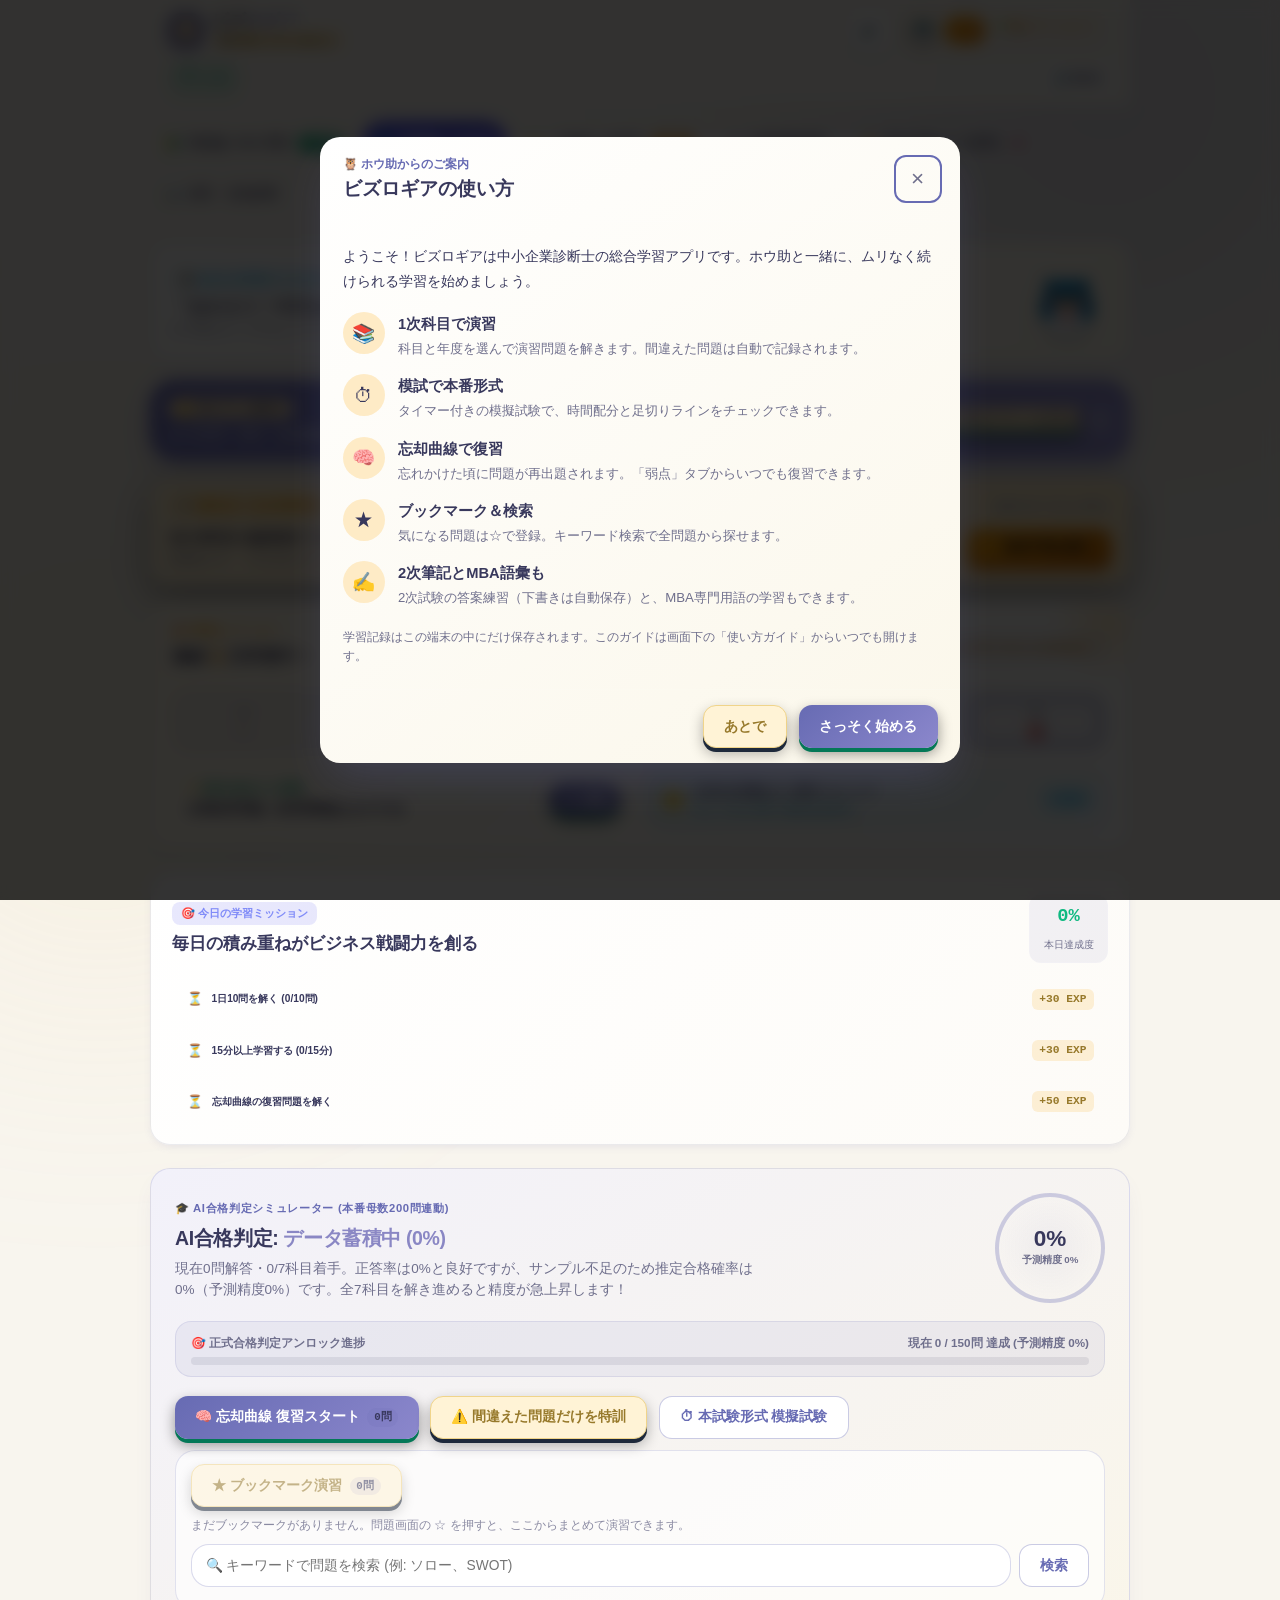
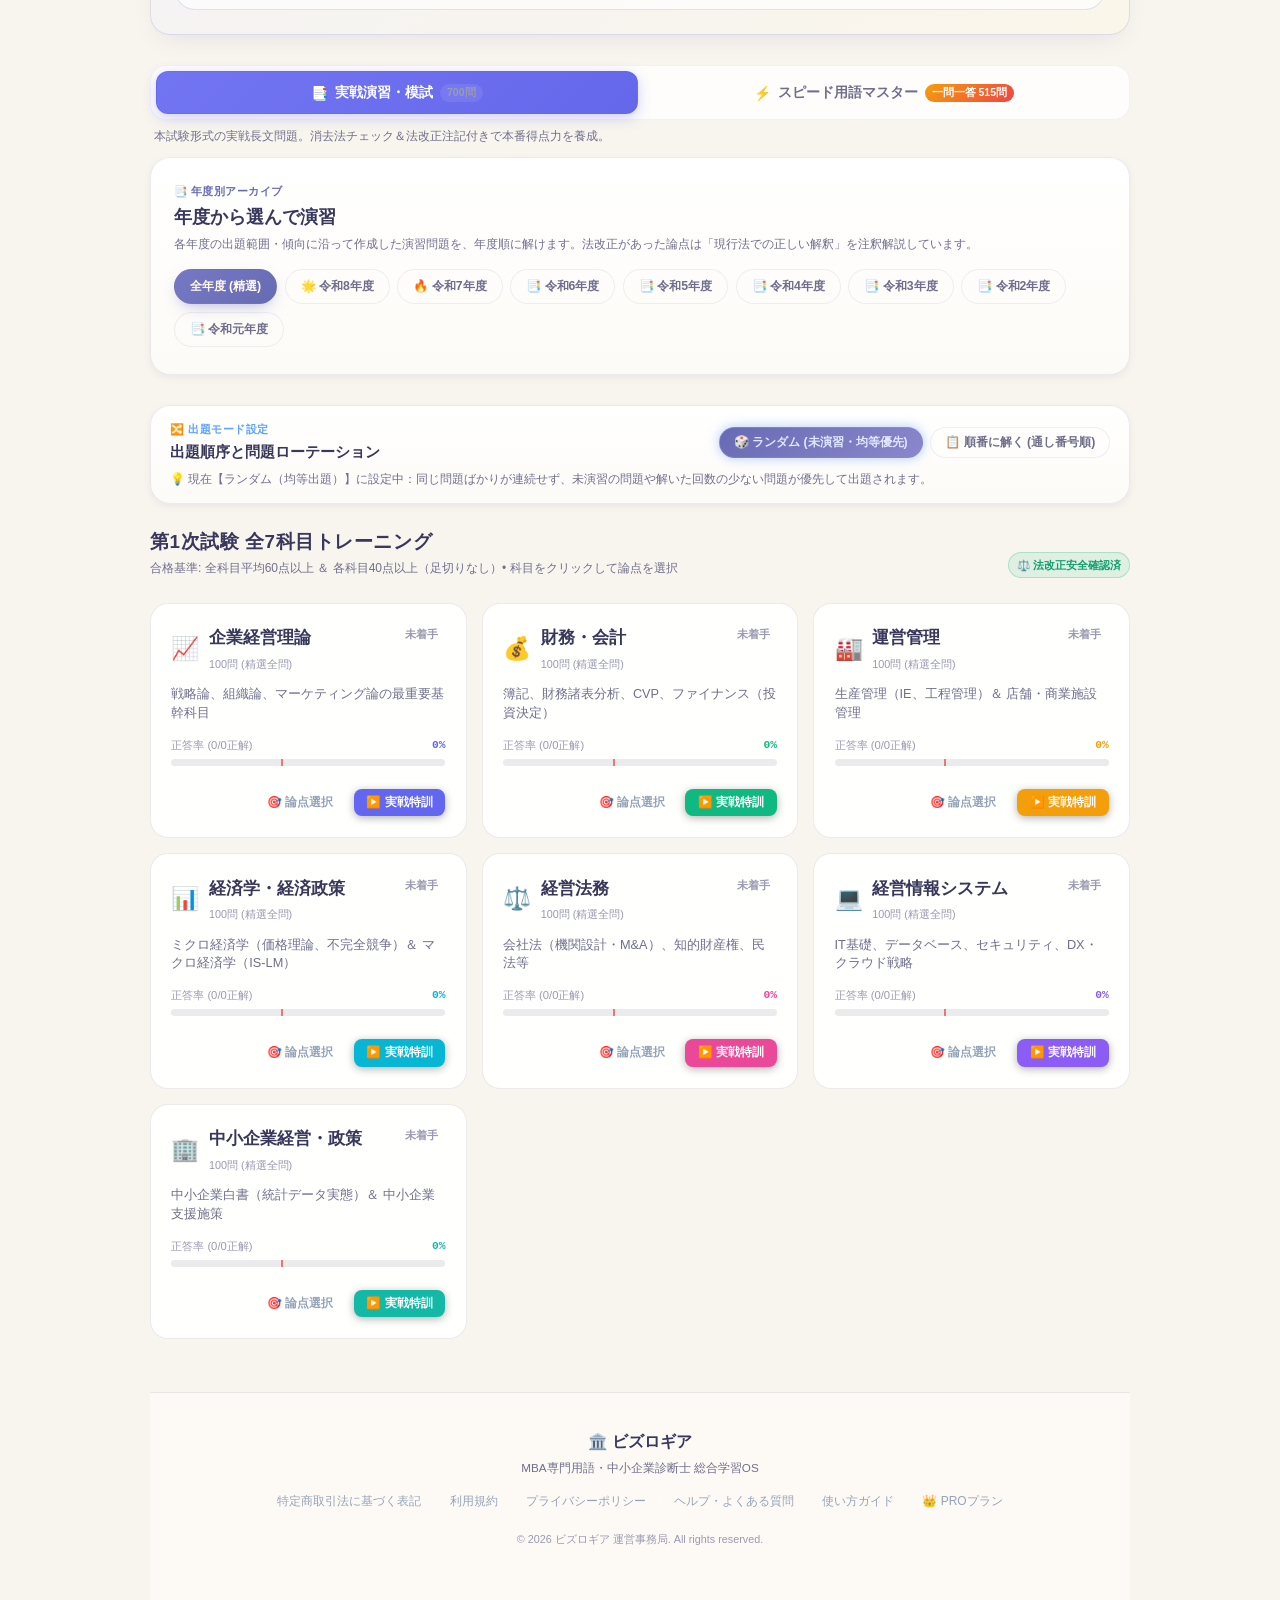
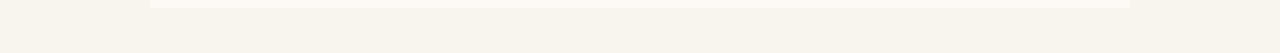
<file: index.html>
<!DOCTYPE html>
<html lang="ja">
<head>
  <meta charset="UTF-8">
  <meta name="viewport" content="width=device-width, initial-scale=1.0, viewport-fit=cover">
  <meta name="apple-mobile-web-app-capable" content="yes">
  <meta name="apple-mobile-web-app-status-bar-style" content="black-translucent">
  <meta name="apple-mobile-web-app-title" content="ビズロギア">
  <meta name="theme-color" content="#676bb3">
  <meta name="description" content="ビズロギア - 初級編MBA専門用語から中級編診断士1次試験、上級編2次筆記実戦ケーススタディまでビジネス戦闘力を極める総合学習OS">
  <meta property="og:title" content="ビズロギア | MBA用語・中小企業診断士 総合学習OS">
  <meta property="og:description" content="ビズロギア - 初級編MBA専門用語から中級編診断士1次試験、上級編2次筆記実戦ケーススタディまでビジネス戦闘力を極める総合学習OS">
  <meta property="og:type" content="website">
  <meta property="og:image" content="icon-512.png">
  <meta name="twitter:card" content="summary">
  <meta name="twitter:title" content="ビズロギア | MBA用語・中小企業診断士 総合学習OS">
  <meta name="twitter:description" content="ビズロギア - 初級編MBA専門用語から中級編診断士1次試験、上級編2次筆記実戦ケーススタディまでビジネス戦闘力を極める総合学習OS">
  <meta name="twitter:image" content="icon-512.png">
  <title>ビズロギア | MBA用語・中小企業診断士 総合学習OS</title>

  <!-- Google Fonts -->
  <link rel="preconnect" href="https://fonts.googleapis.com">
  <link rel="preconnect" href="https://fonts.gstatic.com" crossorigin>
  <link href="https://fonts.googleapis.com/css2?family=JetBrains+Mono:wght@500;600;700&family=M+PLUS+Rounded+1c:wght@500;700;800&family=Noto+Sans+JP:wght@400;500;700;900&family=Outfit:wght@500;600;700;800;900&family=Plus+Jakarta+Sans:wght@400;500;600;700;800&display=swap" rel="stylesheet">

  <!-- PWA & Mobile Web App Settings -->
  <link rel="manifest" href="manifest.json">
  <link rel="icon" type="image/png" sizes="32x32" href="favicon-32.png">
  <link rel="apple-touch-icon" href="icon-180.png">

  <!-- Security Headers: CSP, No-Sniff, Referrer -->
  <meta http-equiv="Content-Security-Policy" content="default-src 'self'; script-src 'self' 'unsafe-inline' https://static.cloudflareinsights.com; style-src 'self' 'unsafe-inline' https://fonts.googleapis.com; font-src 'self' https://fonts.gstatic.com data:; img-src 'self' data: https:; connect-src 'self' https://cloudflareinsights.com;">
  <meta http-equiv="X-Content-Type-Options" content="nosniff">
  <meta name="referrer" content="strict-origin-when-cross-origin">

  <!-- Immediate Cache Purge for PWA Updates (v22) -->
  <script>
    if ('caches' in window) {
      caches.keys().then(function(keys) {
        keys.forEach(function(k) {
          if (k !== 'shindanshi-master-v22') caches.delete(k);
        });
      });
    }
  </script>

  <!-- Global Error Guard (U3): 未捕捉例外でも真っ白にせず、再読み込み導線を出す -->
  <script>
    // === U3 error guard (start) ===
    (function () {
      var bannerShown = false;
      var bannerPending = false;

      function showErrorBanner() {
        if (bannerShown) return;
        if (!document.body) {
          if (!bannerPending) {
            bannerPending = true;
            document.addEventListener('DOMContentLoaded', showErrorBanner);
          }
          return;
        }
        bannerShown = true;
        try {
          var bar = document.createElement('div');
          bar.id = 'globalErrorBanner';
          bar.setAttribute('role', 'alert');
          bar.style.cssText = 'position:fixed;left:50%;transform:translateX(-50%);bottom:calc(16px + env(safe-area-inset-bottom));z-index:100000;display:flex;align-items:center;gap:12px;max-width:min(92vw,560px);background:#676bb3;color:#fff;border-radius:999px;padding:10px 16px;font-size:0.85rem;font-weight:700;box-shadow:0 10px 30px rgba(56,56,92,0.35);';
          var text = document.createElement('span');
          text.textContent = '問題が発生しました';
          var reloadBtn = document.createElement('button');
          reloadBtn.type = 'button';
          reloadBtn.textContent = '再読み込み';
          reloadBtn.style.cssText = 'background:#feebc6;color:#38385c;border:none;border-radius:999px;padding:6px 14px;font-size:0.82rem;font-weight:800;cursor:pointer;white-space:nowrap;';
          reloadBtn.addEventListener('click', function () {
            try { window.location.reload(); } catch (e) { /* 何もしない */ }
          });
          var closeBtn = document.createElement('button');
          closeBtn.type = 'button';
          closeBtn.textContent = '×';
          closeBtn.setAttribute('aria-label', '閉じる');
          closeBtn.style.cssText = 'background:transparent;color:#fff;border:none;font-size:1rem;line-height:1;cursor:pointer;padding:4px 6px;';
          closeBtn.addEventListener('click', function () {
            try { bar.remove(); } catch (e) { /* 何もしない */ }
          });
          bar.appendChild(text);
          bar.appendChild(reloadBtn);
          bar.appendChild(closeBtn);
          document.body.appendChild(bar);
        } catch (e) { /* バナーが出なくてもアプリは止めない */ }
      }

      window.addEventListener('error', function (event) {
        try {
          if (!event || !event.message) return; // リソース読み込み失敗は対象外
          if (event.message === 'Script error.' && !event.filename) return; // クロスオリジンの詳細不明エラーは対象外
          if (window.console && console.error) console.error('[global-error]', event.error || event.message);
          showErrorBanner();
        } catch (e) { /* ハンドラ自体は絶対に投げない */ }
      });

      window.addEventListener('unhandledrejection', function (event) {
        try {
          var reason = event && event.reason;
          var name = reason && reason.name;
          if (name === 'AbortError' || name === 'NotAllowedError') return; // 再生の中断・自動再生制限は正常系
          if (window.console && console.error) console.error('[unhandled-rejection]', reason);
          showErrorBanner();
        } catch (e) { /* ハンドラ自体は絶対に投げない */ }
      });
    })();
    // === U3 error guard (end) ===
  </script>

  <link rel="stylesheet" href="index.css?v=22">

  <!-- Cloudflare Web Analytics -->
  <script type="module" src="https://static.cloudflareinsights.com/beacon.min.js" data-cf-beacon='{"token": "29d32818479341df9684a5dca334569a"}'></script>
</head>
<body class="theme-dark on-home-view">
  <!-- Dynamic Glow Backgrounds -->
  <div class="bg-orb orb-primary"></div>
  <div class="bg-orb orb-emerald"></div>

  <div id="passApp" class="pass-app-shell">
    
    <!-- Top Global App Bar (スリム＆スマホ最適化: 2段セーフエリア構造) -->
    <header class="app-top-bar" id="appTopBar">
      <div class="top-bar-main-row">
        <div class="bar-left">
          <button id="btnHeaderBack" class="icon-btn-round" style="display: none;" title="一覧に戻る" aria-label="一覧に戻る">
            ←
          </button>
          <div class="brand-container">
            <div class="brand-logo-mark">
              <img src="icon-192.png" alt="ビズロギア ロゴ" width="34" height="34">
            </div>
            <div class="brand-titles-wrap">
              <h1 class="brand-title">ビズ<span class="gradient-text">ロギア</span></h1>
              <span class="compliance-tag" title="初級MBA用語・中級1次・上級2次筆記まで完全網羅">🎓 診断士＆MBA 総合OS</span>
            </div>
          </div>
        </div>

        <div class="bar-right">
          <!-- サウンド効果音 ON/OFF 切り替えボタン -->
          <button class="sound-toggle-btn" id="btnSoundToggle" title="効果音 ON/OFF" aria-label="効果音 ON/OFF">🔊</button>

          <!-- Live Player Level & Character Avatar Badge (習慣化: アバター進化・タップで対話) -->
          <div class="player-level-badge" id="playerLevelBadge" title="あなたのビジネスアバター (タップで応援メッセージ)">
            <div class="lvl-avatar-icon" id="headerAvatarEmoji">🦉</div>
            <div class="lvl-circle">
              <span class="lvl-prefix">Lv.</span><span id="headerLvlNum">1</span>
            </div>
            <div class="lvl-info">
              <span class="lvl-title" id="headerRankTitle">🌱 新人アソシエイト</span>
              <div class="lvl-bar-track">
                <div class="lvl-bar-fill" id="headerExpBar" style="width: 0%;"></div>
              </div>
            </div>
          </div>

          <!-- Live Pass Probability Gauge (PC用) -->
          <div class="pass-prob-meter desktop-only-badge" id="passProbMeter" title="総合正答率に基づく合格判定">
            <span class="prob-label">判定</span>
            <span class="prob-badge grade-b" id="topPassGrade">B判定</span>
            <span class="prob-rate" id="topPassRate">65%</span>
          </div>
        </div>
      </div>

      <!-- スマホ用サブバー（習慣化ステータス）: 2段目に独立配置することでタイトルを一切圧迫しない -->
      <div class="top-bar-sub-row" id="topBarSubRow">
        <!-- Streak Counter (習慣化: 連続日数) -->
        <div class="streak-badge" id="streakBadge" title="学習継続記録">
          🔥 <span id="streakNum">1</span>日連続
        </div>

        <!-- Live Study Time Auto-Tracker Badge (習慣化: 本日の勉強時間) -->
        <div class="study-time-badge" id="studyTimeBadge" title="自動計測された本日の学習時間">
          <span class="st-icon">⏱</span>
          <span class="st-val" id="headerStudyTimeText">本日 0分</span>
        </div>

        <!-- サブ情報（判定または目標） -->
        <div class="header-status-pill" id="headerPassStatusPill">
          <span class="h-stat-icon">🎓</span>
          <span class="h-stat-val" id="headerPassText">合格判定 B (65%)</span>
        </div>

        <!-- 強制最新版リロード (PWAキャッシュ一発クリア) -->
        <button class="header-refresh-pill" id="btnForceRefresh" title="最新版へ更新 (キャッシュクリア)">
          🔄 最新版
        </button>
      </div>

      <!-- Floating Avatar Speech Bubble (アバター対話・応援吹き出し) -->
      <div class="avatar-speech-bubble" id="avatarSpeechBubble" style="display: none;">
        <span class="bubble-arrow"></span>
        <span class="bubble-text" id="avatarSpeechText">今日も一緒にビジネス戦闘力を高めよう！</span>
      </div>
    </header>

    <!-- Top Navigation Tabs (Desktop & Tablet) -->
    <nav class="app-nav-tabs" id="appNavTabs">
      <button class="nav-tab" data-view="viewMba" id="tabMba">
        <span class="tab-emoji">🔰</span>
        <span>初級編: MBA用語</span>
        <span class="counter-pill" style="background: linear-gradient(135deg, #10b981, #059669); color: #fff;">450問</span>
      </button>
      <button class="nav-tab active" data-view="viewHome" id="tabSubjects">
        <span class="tab-emoji">📘</span>
        <span>中級編: 1次科目</span>
      </button>
      <button class="nav-tab" data-view="viewCaseExam" id="tabCaseExam">
        <span class="tab-emoji">✍️</span>
        <span>上級編: 2次筆記</span>
        <span class="counter-pill" style="background: linear-gradient(135deg, #f59e0b, #d97706); color: #fff;">8事例</span>
      </button>
      <button class="nav-tab" data-view="viewMockExam" id="tabMock">
        <span class="tab-emoji">⏱</span>
        <span>本番模擬試験</span>
      </button>
      <button class="nav-tab" data-view="viewWeakness" id="tabWeakness">
        <span class="tab-emoji">⚠️</span>
        <span>弱点克服 (ミス復習)</span>
        <span class="counter-pill" id="weaknessCountPill">0</span>
      </button>
      <button class="nav-tab" data-view="viewAnalytics" id="tabAnalytics">
        <span class="tab-emoji">📊</span>
        <span>成長・合格診断</span>
      </button>
    </nav>

    <!-- Main Content Area -->
    <main class="main-stage" id="mainStage">

      <!-- ===================================================================
           VIEW 0: 🔰 初級編: MBA専門用語マスター (全7カテゴリ・計150問)
           =================================================================== -->
      <section id="viewMba" class="stage-view">
        
        <!-- MBA Top Screen (カテゴリ選択 & 戦闘力ステータス) -->
        <div id="mbaCategoryView" class="mba-top-container">
          
          <!-- Hero Banner -->
          <div class="mba-hero-card">
            <div class="mba-hero-left">
              <span class="mba-badge-pill">🔰 初級編：ビジネスエキスパートへの第一歩</span>
              <h2 class="mba-hero-title">MBA専門用語マスター 450</h2>
              <p class="mba-hero-desc">
                世界基準のビジネススクールで学ぶ7大コア領域の必須概念を選択式で攻略。問題を解くごとにEXPを獲得し、ビジネス戦闘力（Level）をランクアップさせよう！
              </p>
              <div class="mba-hero-actions">
                <button class="btn btn-primary" id="btnMbaRandomQuiz">
                  <span>🎲 全分野からランダム10問特訓</span>
                  <span class="badge-bubble">+EXP</span>
                </button>
                <button class="btn btn-outline" id="btnMbaWeakQuiz">
                  <span>⚠️ 未マスター用語を集中攻略</span>
                </button>
              </div>
            </div>

            <!-- Player Status Dashboard Card -->
            <div class="mba-player-card">
              <div class="player-rank-header">
                <span class="p-eyebrow">現在のビジネス階級</span>
                <div class="p-title-row">
                  <span class="p-rank-icon" id="mbaStatusRankIcon">🌱</span>
                  <h3 class="p-rank-title" id="mbaStatusRankTitle">新人アソシエイト</h3>
                </div>
              </div>
              
              <div class="p-level-row">
                <span class="p-level-val">Lv. <span id="mbaStatusLevelNum">1</span></span>
                <span class="p-exp-val" id="mbaStatusExpText">0 / 50 EXP</span>
              </div>
              <div class="p-exp-track">
                <div class="p-exp-fill" id="mbaStatusExpFill" style="width: 0%;"></div>
              </div>

              <div class="p-stats-grid">
                <div class="p-stat-item">
                  <span class="p-stat-num" id="mbaStatusMasteredCount">0</span>
                  <span class="p-stat-label">習得用語数</span>
                </div>
                <div class="p-stat-item">
                  <span class="p-stat-num" id="mbaStatusAccuracyPct">--%</span>
                  <span class="p-stat-label">正答率</span>
                </div>
                <div class="p-stat-item">
                  <span class="p-stat-num" id="mbaStatusStreakCount">0</span>
                  <span class="p-stat-label">連続正解</span>
                </div>
              </div>
            </div>
          </div>

          <!-- 7 Categories Grid -->
          <div class="mba-categories-section">
            <div class="section-title-bar">
              <div>
                <h3 class="title-text">MBA 7大コア領域から選んで特訓</h3>
                <p class="title-sub">各分野の専門用語と実務ケースを4択問題でマスターしよう</p>
              </div>
            </div>

            <div class="mba-categories-grid" id="mbaCategoriesGrid">
              <!-- Dynamically populated via app.js -->
            </div>
          </div>

        </div>

        <!-- MBA Active Quiz Container (演習中) -->
        <div id="mbaQuizView" class="mba-quiz-container" style="display: none;">
          <div class="mba-quiz-header">
            <button class="btn btn-sm btn-ghost" id="btnMbaBackToList">← 分野一覧に戻る</button>
            <div class="mba-quiz-progress-box">
              <span class="mba-q-category-tag" id="mbaQuizCategoryTag">経営戦略</span>
              <span class="mba-q-counter" id="mbaQuizCounterText">第 1 / 10 問</span>
            </div>
            <div class="mba-quiz-streak-pill" id="mbaQuizComboPill">
              🔥 <span id="mbaQuizComboNum">0</span> 連続正解中
            </div>
          </div>

          <!-- Progress Bar -->
          <div class="quiz-track-bar">
            <div class="quiz-fill-bar" id="mbaQuizFillBar" style="width: 10%;"></div>
          </div>

          <!-- Question Card -->
          <div class="mba-question-card">
            <div class="mba-term-pill" id="mbaQuizTermPill">3C分析</div>
            <h3 class="mba-q-text" id="mbaQuizQuestionText">
              事業の外部環境および内部環境を整理し、成功要因（KSF）を導き出すフレームワーク「3C分析」の3つの要素として正しい組み合わせはどれか。
            </h3>

            <!-- 4 Options -->
            <div class="mba-options-grid" id="mbaQuizOptionsGrid">
              <!-- Dynamic Options -->
            </div>

            <!-- Instant Explanation & Feedback Box -->
            <div class="mba-feedback-box" id="mbaQuizFeedbackBox" style="display: none;">
              <div class="fb-header">
                <span class="fb-badge" id="mbaQuizResultBadge">⭕️ 正解！ (+20 EXP)</span>
                <span class="fb-exp-gain" id="mbaQuizExpGain">+20 EXP</span>
              </div>
              <div class="fb-explanation" id="mbaQuizExplanationText">
                3C分析はマッキンゼーの大前研一氏が提唱したフレームワークで...
              </div>
              <div class="fb-actions">
                <button class="btn btn-primary" id="btnMbaNextQuestion">次の問題へ進む →</button>
              </div>
            </div>
          </div>

        </div>

        <!-- MBA Session Result Screen -->
        <div id="mbaResultView" class="mba-result-container" style="display: none;">
          <div class="mba-result-card">
            <span class="res-eyebrow">🎉 特訓セッション完了！</span>
            <h2 class="res-title" id="mbaResultTitle">素晴らしい成果です！</h2>
            
            <div class="res-score-circle">
              <span class="res-score-pct" id="mbaResultScorePct">90%</span>
              <span class="res-score-sub" id="mbaResultFraction">9 / 10問 正解</span>
            </div>

            <div class="res-exp-summary">
              <span class="res-exp-label">獲得ビジネスEXP</span>
              <span class="res-exp-num" id="mbaResultExpEarned">+220 EXP</span>
            </div>

            <div class="res-action-buttons">
              <button class="btn btn-secondary" id="btnMbaResultRetry">もう一度解く</button>
              <button class="btn btn-primary" id="btnMbaResultBackTop">分野一覧に戻る</button>
            </div>
          </div>
        </div>

      </section>

      <!-- ===================================================================
           VIEW 1: HOME / 科目一覧 & 忘却曲線
           =================================================================== -->
      <section id="viewHome" class="stage-view active">

        <!-- オリジナルバディキャラクター: ホウ助 (生命感・AI感払拭) -->
        <div class="buddy-welcome-card" id="buddyWelcomeCard">
          <div class="buddy-speech-col">
            <span class="buddy-tag">🦉 あなたの学習パートナー</span>
            <h2 class="buddy-greeting" id="buddyGreetingText">「おかえり！今日も1問から始めようポ！」</h2>
            <p class="buddy-sub" id="buddySubText">ホウ助をタップするとアドバイスや応援メッセージが聞けるよ</p>
          </div>
          <div class="buddy-avatar-col" id="buddyAvatarWrap">
            <!-- Populated by character.js -->
          </div>
        </div>

        <!-- 👑 PROプラン予告バナー (Phase 1-2: 先行案内メール登録) -->
        <div class="pro-teaser-banner" id="proTeaserBanner" style="display: none;">
          <div class="pro-teaser-text">
            <span class="pro-teaser-tag">👑 PROプラン 近日公開</span>
            <p class="pro-teaser-desc">全1,666問・模試・復習機能が使い放題に。月額¥500／買い切り¥3,000。公開したらメールでお知らせします。</p>
          </div>
          <div class="pro-teaser-actions">
            <a class="btn-action-primary pro-teaser-btn" id="proTeaserRegisterBtn" href="#" target="_blank" rel="noopener">📩 メール登録する</a>
            <button class="pro-teaser-close" id="proTeaserCloseBtn" aria-label="バナーを閉じる">×</button>
          </div>
        </div>

        <!-- ☕️ 試験当日・休憩時間専用: 次の科目を直前10分で総ざらい (NEW) -->
        <div class="exam-break-banner" id="examBreakBanner">
          <div class="eb-top-row">
            <span class="eb-tag">☕️ 試験当日・休み時間専用</span>
            <span class="eb-hint">直前10分で1点もぎ取る</span>
          </div>
          <div class="eb-main-row">
            <div class="eb-text-col">
              <h3 class="eb-title">次の科目の超直前ファイナルチャージ！</h3>
              <p class="eb-desc">最重要公式・ド忘れ防止チートシート ＆ 脳内ウォームアップ3分○×スピードチェック</p>
            </div>
            <button class="btn-action-primary eb-open-btn" id="btnOpenBreakModal">
              ⚡️ 直前予習を開く
            </button>
          </div>
        </div>

        <!-- 習慣化促進: 週間ストリーク & クイック再開ダッシュボード (NEW) -->
        <div class="habit-streak-card" id="habitStreakCard">
          <div class="habit-header">
            <div class="habit-title-wrap">
              <span class="habit-badge-tag">🔥 習慣化トラッカー</span>
              <h3 class="habit-title">
                連続 <span class="streak-highlight" id="habitStreakNum">1</span> 日学習中！
              </h3>
            </div>
            <span class="habit-cheer" id="habitCheerText">毎日1問でも解いて記録を守ろう</span>
          </div>

          <!-- 週間カレンダー (月〜日 7日間スタンプ) -->
          <div class="weekly-streak-strip" id="weeklyStreakStrip">
            <!-- Populated by JS: 月 火 水 木 金 土 日 -->
          </div>

          <!-- 習慣化アクション: クイック再開 ＆ 1日1問デイリーチャレンジ -->
          <div class="habit-actions-grid">
            <!-- クイック再開ボタン (前回の続きからワンタップで即勉強開始) -->
            <div class="quick-resume-box" id="quickResumeBox">
              <div class="resume-info">
                <span class="resume-label">⚡ 前回の続きから再開:</span>
                <span class="resume-target" id="resumeTargetText">企業経営理論 - 経営戦略論</span>
              </div>
              <button class="btn-resume" id="btnQuickResume">
                <span>▶ 再開</span>
              </button>
            </div>

            <!-- 1日1問デイリーチャレンジ (忙しい日も1問でストリーク確定) -->
            <div class="daily-one-box" id="btnDailyChallenge">
              <div class="d1-content">
                <span class="d1-icon">🌟</span>
                <div class="d1-text-wrap">
                  <span class="d1-title">今日の日替わり 1問チャレンジ</span>
                  <span class="d1-sub">忙しい日も10秒で連続記録達成！</span>
                </div>
              </div>
              <span class="d1-badge" id="dailyChallengeStatusBadge">未挑戦</span>
            </div>
          </div>
        </div>
        
        <!-- Daily Goal & Mission Card (習慣化・デイリーゴール) -->
        <div class="daily-mission-card" id="dailyMissionCard">
          <div class="mission-header">
            <div>
              <span class="mission-tag">🎯 今日の学習ミッション</span>
              <h3 class="mission-title">毎日の積み重ねがビジネス戦闘力を創る</h3>
            </div>
            <div class="mission-circle-wrap">
              <span class="mission-progress-text" id="dailyGoalPct">0%</span>
              <span class="mission-sub">本日達成度</span>
            </div>
          </div>
          <div class="mission-checklist">
            <div class="m-check-item" id="chkMissionQuestions">
              <span class="m-icon-status">⏳</span>
              <span class="m-label">1日10問を解く (<span id="mCountQuestions">0</span>/10問)</span>
              <span class="m-reward">+30 EXP</span>
            </div>
            <div class="m-check-item" id="chkMissionTime">
              <span class="m-icon-status">⏳</span>
              <span class="m-label">15分以上学習する (<span id="mCountTime">0</span>/15分)</span>
              <span class="m-reward">+30 EXP</span>
            </div>
            <div class="m-check-item" id="chkMissionAnki">
              <span class="m-icon-status">⏳</span>
              <span class="m-label">忘却曲線の復習問題を解く</span>
              <span class="m-reward">+50 EXP</span>
            </div>
          </div>
        </div>

        <!-- Live Pass Prediction Hero Card (Benchmark Unlock System) -->
        <div class="prediction-hero-card" id="predictionHeroCard">
          <div class="hero-header">
            <div>
              <span class="hero-eyebrow">🎓 AI合格判定シミュレーター (本番母数200問連動)</span>
              <h2 class="hero-headline" id="heroHeadlineText">正式合格判定: <span class="highlight-grade" id="heroPassGrade">データ蓄積中</span></h2>
              <p class="hero-summary" id="heroPassSummary">
                診断士1次試験（約225問）と同等の演習母数をこなすことで、真の実力と合格可能性（A〜E判定）が正式アンロックされます。
              </p>
            </div>
            <div class="hero-gauge-circle" id="heroGaugeCircle">
              <span class="gauge-value" id="heroPassProbPct">--%</span>
              <span class="gauge-sub" id="heroGaugeSub">信頼度 0%</span>
            </div>
          </div>

          <!-- Benchmark Unlock Progress Bar -->
          <div class="benchmark-progress-box" id="benchmarkProgressBox">
            <div class="bench-labels">
              <span>🎯 正式合格判定アンロック進捗</span>
              <span id="benchCountText">現在 0 / 150問 達成</span>
            </div>
            <div class="bench-track">
              <div class="bench-fill" id="benchFillBar" style="width: 0%;"></div>
            </div>
          </div>

          <!-- Cutoff Warning Alert (if any subject < 40%) -->
          <div class="cutoff-alert-banner" id="cutoffAlertBanner" style="display: none;">
            <span class="alert-icon">🚨</span>
            <div class="alert-body">
              <strong>足切り危険警告 (40%未満の科目があります):</strong>
              <span id="cutoffSubjectsList">経営法務 (33%)</span>
            </div>
          </div>

          <!-- Hero Action Buttons -->
          <div class="hero-action-buttons">
            <button class="btn btn-primary" id="btnHeroAnkiReview">
              <span>🧠 忘却曲線 復習スタート</span>
              <span class="badge-bubble" id="heroAnkiDueCount">0問</span>
            </button>
            <button class="btn btn-secondary" id="btnHeroWeakness">
              <span>⚠️ 間違えた問題だけを特訓</span>
            </button>
            <button class="btn btn-outline" id="btnHeroMock">
              <span>⏱ 本試験形式 模擬試験</span>
            </button>
          </div>

          <!-- Bookmark Drill & Question Search -->
          <div class="bookmark-search-card">
            <button class="btn btn-secondary" id="btnStartBookmarkDrill">
              <span>★ ブックマーク演習</span>
              <span class="badge-bubble" id="bookmarkDrillCount">0問</span>
            </button>
            <p class="bookmark-drill-hint" id="bookmarkDrillHint">まだブックマークがありません。問題画面の ☆ を押すと、ここからまとめて演習できます。</p>
            <div class="question-search-box">
              <input type="search" id="questionSearchInput" placeholder="🔍 キーワードで問題を検索 (例: ソロー、SWOT)" aria-label="キーワードで問題を検索">
              <button class="btn btn-outline" id="btnQuestionSearch">検索</button>
            </div>
            <div id="questionSearchResults" class="question-search-results"></div>
          </div>
        </div>

        <!-- Section: Practice Mode Switcher (実戦過去問 vs スピード用語マスター) -->
        <div class="mode-switcher-container">
          <div class="mode-switcher-bar" id="practiceModeSwitcher">
            <button class="mode-tab-btn active" id="tabModeExam" data-mode="exam">
              <span class="tab-icon">📑</span>
              <span class="tab-title">実戦演習・模試</span>
              <span class="tab-badge">700問</span>
            </button>
            <button class="mode-tab-btn" id="tabModeVocab" data-mode="vocab">
              <span class="tab-icon">⚡</span>
              <span class="tab-title">スピード用語マスター</span>
              <span class="tab-badge special">一問一答 515問</span>
            </button>
          </div>
          <p class="mode-switcher-desc" id="modeSwitcherDesc">本試験形式の実戦長文問題。消去法チェック＆法改正注記付きで本番得点力を養成。</p>
        </div>

        <!-- Section: Exam Year Archive Selector (NEW) -->
        <div class="exam-year-selector-card" id="examYearSelectorCard">
          <div class="year-header">
            <span class="year-tag">📑 年度別アーカイブ</span>
            <h3 class="year-title">年度から選んで演習</h3>
            <p class="year-sub">各年度の出題範囲・傾向に沿って作成した演習問題を、年度順に解けます。法改正があった論点は「現行法での正しい解釈」を注釈解説しています。</p>
          </div>
          <div class="year-pills-row" id="yearPillsRow">
            <button class="year-pill active" data-year="all">全年度 (精選)</button>
            <button class="year-pill" data-year="令和8年度">🌟 令和8年度</button>
            <button class="year-pill" data-year="令和7年度">🔥 令和7年度</button>
            <button class="year-pill" data-year="令和6年度">📑 令和6年度</button>
            <button class="year-pill" data-year="令和5年度">📑 令和5年度</button>
            <button class="year-pill" data-year="令和4年度">📑 令和4年度</button>
            <button class="year-pill" data-year="令和3年度">📑 令和3年度</button>
            <button class="year-pill" data-year="令和2年度">📑 令和2年度</button>
            <button class="year-pill" data-year="令和元年度">📑 令和元年度</button>
          </div>
        </div>

        <!-- Section: 出題順序設定 (NEW: 均等スマートランダム vs 順番に解く) -->
        <div class="order-mode-selector-card" id="orderModeSelectorCard">
          <div class="order-mode-header">
            <div>
              <span class="order-tag">🔀 出題モード設定</span>
              <h4 class="order-title">出題順序と問題ローテーション</h4>
            </div>
            <div class="order-pills-row">
              <button class="order-pill-btn active" id="btnOrderSmartRandom" data-order="smart_random" title="未演習の問題を優先し、解いた問題が平均的に万遍なく出題されます">
                🎲 ランダム (未演習・均等優先)
              </button>
              <button class="order-pill-btn" id="btnOrderSequential" data-order="sequential" title="本試験の年度順・第1問からの通し番号順に体系的に演習します">
                📋 順番に解く (通し番号順)
              </button>
            </div>
          </div>
          <p class="order-mode-desc" id="orderModeDescText">
            💡 現在【ランダム（均等出題）】に設定中：同じ問題ばかりが連続せず、未演習の問題や解いた回数の少ない問題が優先して出題されます。
          </p>
        </div>

        <!-- Section: 7 Subjects Grid -->
        <div class="section-title-bar">
          <div>
            <h3 class="title-text">第1次試験 全7科目トレーニング</h3>
            <p class="title-sub">合格基準: 全科目平均60点以上 ＆ 各科目40点以上（足切りなし）• 科目をクリックして論点を選択</p>
          </div>
          <span class="compliance-badge">⚖️ 法改正安全確認済</span>
        </div>

        <div class="subjects-mosaic" id="subjectsMosaic">
          <!-- Populated by JS -->
        </div>

      </section>

      <!-- ===================================================================
           VIEW 2: 模擬試験モード (Mock Exam)
           =================================================================== -->
      <section id="viewMockExam" class="stage-view">
        <div class="mock-intro-card">
          <div class="mock-badge" style="background: linear-gradient(135deg, #f59e0b, #d97706); color: #fff;">🌟 2027年度 本試験完全予想</div>
          <h2 class="mock-title">2027年度 中小企業診断士1次試験 完全予想模擬試験</h2>
          <p class="mock-desc">
            過去8年分の出題傾向を分析し、次回本試験の出題内容を予測して全問を新規作問。本試験と同じ科目別問題数（経済学・財務・会計・経営法務・経営情報システム＝25問、企業経営理論・運営管理・中小企業経営・政策＝40問）の全220問で、定番論点に加え新リース会計・フリーランス新法・生成AIと著作権・賃上げ促進税制などの最新テーマを織り込んでいます。
            本番同様の緊張感で、全体得点と各科目の「足切りリスク（40%未満）」を精密に測定します。
          </p>

          <div class="mock-params-grid">
            <div class="param-card">
              <span class="param-label">出題数</span>
              <span class="param-val" id="mockQuestionCountText">220 問</span>
            </div>
            <div class="param-card">
              <span class="param-label">制限時間</span>
              <span class="param-val">510 分</span>
            </div>
            <div class="param-card">
              <span class="param-label">合格基準</span>
              <span class="param-val">60% 以上</span>
            </div>
            <div class="param-card alert-param">
              <span class="param-label">足切り条件</span>
              <span class="param-val">40% 未満不可</span>
            </div>
          </div>

          <div class="mock-compliance-info">
            <strong>🛡️ 法改正対応:</strong> 本模擬試験は、施行済みの最新の法制度（新リース会計基準、フリーランス・事業者間取引適正化等法、相続登記の義務化、改正商標法のコンセント制度など）を前提に作問しています。法改正による誤った知識の定着を防ぎます。
          </div>

          <button id="btnStartMockExam" class="btn btn-primary btn-lg btn-block pulse-btn">
            <span>⏱ 模擬試験を開始する</span>
          </button>

          <div class="mock-subject-section">
            <h3 class="mock-subject-title">📚 科目ごとに受ける</h3>
            <p class="mock-subject-desc">時間がない日は1科目だけでも。本試験と同じ科目別の問題数・制限時間で、その科目の予想問題だけを受験できます。判定もその科目の合格ライン（60%以上・足切り40%未満）で行います。</p>
            <div class="mock-subject-grid">
              <button class="mock-subject-btn" data-subject="economics"><span class="msb-name">📊 経済学・経済政策</span><span class="msb-meta">25問 ・ 60分</span></button>
              <button class="mock-subject-btn" data-subject="finance"><span class="msb-name">💰 財務・会計</span><span class="msb-meta">25問 ・ 60分</span></button>
              <button class="mock-subject-btn" data-subject="management"><span class="msb-name">📈 企業経営理論</span><span class="msb-meta">40問 ・ 90分</span></button>
              <button class="mock-subject-btn" data-subject="operations"><span class="msb-name">🏭 運営管理</span><span class="msb-meta">40問 ・ 90分</span></button>
              <button class="mock-subject-btn" data-subject="law"><span class="msb-name">⚖️ 経営法務</span><span class="msb-meta">25問 ・ 60分</span></button>
              <button class="mock-subject-btn" data-subject="it"><span class="msb-name">💻 経営情報システム</span><span class="msb-meta">25問 ・ 60分</span></button>
              <button class="mock-subject-btn" data-subject="policy"><span class="msb-name">🏢 中小企業経営・政策</span><span class="msb-meta">40問 ・ 90分</span></button>
            </div>
          </div>
        </div>
      </section>

      <!-- ===================================================================
           VIEW 3: 弱点克服モード (Weakness Drill)
           =================================================================== -->
      <section id="viewWeakness" class="stage-view">
        <div class="weakness-intro-card">
          <div class="weakness-header">
            <div>
              <span class="weak-tag">⚠️ 弱点集中特訓</span>
              <h2 class="weak-title">間違えた問題だけの復習ドリル</h2>
              <p class="weak-desc">過去に1度でも誤答した問題を抽出し、完全正解できるまで徹底的に反復します。</p>
            </div>
            <div class="weak-count-badge" id="weaknessBigCount">0問</div>
          </div>

          <div class="weak-housuke-box" id="weakHousukeBox">
            <span class="weak-housuke-avatar" id="weakHousukeAvatar" aria-hidden="true">🦉</span>
            <p class="weak-housuke-text" id="weakHousukeText">「間違えた問題こそ、あなたの伸びしろの宝庫だポ！」</p>
          </div>

          <div class="weak-breakdown" id="weaknessSubjectBreakdown" aria-live="polite">
            <!-- U9: 科目別の弱点内訳をJSで描画 -->
          </div>

          <div id="weaknessEmptyState" class="empty-state-box" style="display: none;">
            <div class="empty-icon">🎉</div>
            <h3 class="empty-title">現在、間違えた問題はありません！</h3>
            <p class="empty-desc">素晴らしい理解度です。模擬試験や科目別トレーニングでさらなる得点源を広げましょう。</p>
            <button class="btn btn-primary" id="btnEmptyGoSubjects">科目別トレーニングへ</button>
          </div>

          <div id="weaknessActionArea">
            <button id="btnStartWeaknessDrill" class="btn btn-primary btn-lg btn-block">
              <span>⚠️ 弱点克服ドリルを開始する</span>
            </button>
          </div>
        </div>
      </section>

      <!-- ===================================================================
           VIEW 4: QUIZ WORKSPACE (演習・本番クイズ画面)
           =================================================================== -->
      <section id="viewQuiz" class="stage-view">
        
        <!-- Quiz Control Bar -->
        <div class="quiz-nav-strip">
          <div class="quiz-meta-left">
            <span class="quiz-sub-pill" id="quizSubPill">
              <span id="quizSubIcon">📈</span>
              <span id="quizSubTitle">企業経営理論</span>
            </span>
            <span class="quiz-mode-pill" id="quizModePill">通常演習</span>
          </div>

          <!-- Timer (Only visible in Mock Exam) -->
          <div class="exam-timer-box" id="examTimerBox" style="display: none;">
            <span class="timer-icon">⏳</span>
            <span class="timer-digits" id="timerDigits">60:00</span>
          </div>

          <!-- Question Progress & Font Controls -->
          <div class="quiz-meta-right">
            <div class="font-sizer">
              <button class="btn-font-size" id="btnFontDecrease" title="文字サイズ縮小">A-</button>
              <button class="btn-font-size" id="btnFontIncrease" title="文字サイズ拡大">A+</button>
            </div>
            <button class="bookmark-btn" id="btnBookmarkToggle" title="この問題をブックマーク" aria-label="この問題をブックマーク">
              <span id="bookmarkIcon">☆</span>
            </button>
            <div class="progress-indicator-text">
              <span id="currentQIndexText">1</span> / <span id="totalQCountText">10</span>
            </div>
          </div>
        </div>

        <!-- Progress Bar Line -->
        <div class="quiz-progress-track">
          <div class="quiz-progress-bar-fill" id="quizProgressBarFill" style="width: 10%;"></div>
        </div>

        <!-- Question Sheet Card -->
        <div class="question-sheet-card" id="questionSheetCard">
          
          <!-- Tags & Compliance Note -->
          <div class="question-header-row">
            <div class="tags-cluster">
              <span class="category-chip" id="qCategoryChip">経営戦略論</span>
              <span class="source-chip" id="qSourceChip">精選演習問題</span>
              <span class="difficulty-stars" id="qDifficultyStars">★★☆</span>
            </div>
            <div class="compliance-chip" id="qComplianceChip" title="最新法規・出題基準準拠">
              🛡️ 法改正チェック済
            </div>
          </div>

          <!-- Revision Note Banner (Special notice for Law & Policy) -->
          <div class="revision-notice-banner" id="revisionNoticeBanner" style="display: none;">
            <span class="rev-icon">📌</span>
            <span class="rev-text" id="revisionNoticeText">法改正注記</span>
          </div>

          <!-- Question Text -->
          <div class="question-text-area" id="questionTextArea">
            <span class="quiz-loading" role="status"><span class="loading-spinner" aria-hidden="true"></span>問題文読み込み中...</span>
          </div>

          <div class="elimination-hint-bar">
            <span>💡 選択肢横の「✕」を押すと、消去法（取り消し線）で候補を絞り込めます</span>
          </div>

          <!-- Options Grid -->
          <div class="options-sheet" id="optionsSheet">
            <!-- Populated by JS -->
          </div>

          <!-- Answer & In-depth Explanation Drawer -->
          <div class="explanation-drawer" id="explanationDrawer" style="display: none;">
            
            <div class="verdict-status-strip" id="verdictStatusStrip">
              <span class="verdict-icon-big" id="verdictIconBig">⭕</span>
              <div>
                <h3 class="verdict-heading" id="verdictHeading">正解！完璧な理解です</h3>
                <span class="verdict-subtext" id="verdictSubtext">正解の論点と他肢の誤答理由を確認しましょう</span>
              </div>
            </div>

            <!-- Key Point Flashcard -->
            <div class="keypoint-flashcard">
              <div class="keypoint-title-bar">
                <span>⚡ 試験に出る！最重要暗記ポイント</span>
              </div>
              <p class="keypoint-body" id="keypointBody">ポイント要約</p>
            </div>

            <!-- Detailed breakdown per choice (ア〜エ) -->
            <div class="options-breakdown-box">
              <h4 class="breakdown-title">各選択肢の徹底解説</h4>
              <div class="breakdown-list" id="optionsBreakdownList">
                <!-- Populated by JS -->
              </div>
            </div>

            <!-- General Explanation -->
            <div class="general-explanation-box">
              <h4 class="gen-title">総合背景解説</h4>
              <div class="gen-body" id="generalExplanationBody">解説本文...</div>
            </div>

            <!-- Anki Spaced Repetition Buttons -->
            <div class="anki-spaced-box" id="ankiSpacedBox">
              <span class="anki-intro-label">🧠 あなたの記憶定着度を選択（次の出題タイミングを自動調整）:</span>
              <div class="anki-ratings-row">
                <button class="anki-pill anki-again" data-rating="again">
                  <span class="interval-text">10分後</span>
                  <span class="rate-name">もう一度 (復習)</span>
                </button>
                <button class="anki-pill anki-hard" data-rating="hard">
                  <span class="interval-text">1日後</span>
                  <span class="rate-name">難しい</span>
                </button>
                <button class="anki-pill anki-good" data-rating="good">
                  <span class="interval-text">3日後</span>
                  <span class="rate-name">普通</span>
                </button>
                <button class="anki-pill anki-easy" data-rating="easy">
                  <span class="interval-text">7日後</span>
                  <span class="rate-name">簡単！</span>
                </button>
              </div>
            </div>

            <!-- Next Button -->
            <button id="btnQuizNext" class="btn btn-primary btn-lg btn-block next-action-btn">
              <span>次の問題へ進む ➔</span>
            </button>

          </div>

        </div>

      </section>

      <!-- ===================================================================
           VIEW 5: RESULTS & SCORE REPORT (合否判定・分析レポート)
           =================================================================== -->
      <section id="viewResult" class="stage-view">
        <div class="result-report-card">
          
          <div class="result-banner" id="resultVerdictBanner">
            <span class="result-badge-verdict" id="resultBadgeVerdict">合格基準 達成！</span>
            <h2 class="result-headline" id="resultHeadline">第1次試験 合格判定: A判定</h2>
            <p class="result-sub-desc" id="resultSubDesc">
              総得点60%以上をクリアし、かつ全科目で40%以上の足切りを回避しました。
            </p>
          </div>

          <!-- Overall Score Numbers -->
          <div class="score-summary-cluster">
            <div class="score-stat-cell">
              <span class="cell-label">総合正答率</span>
              <span class="cell-num highlight-color" id="resultTotalScorePct">75%</span>
            </div>
            <div class="score-stat-cell">
              <span class="cell-label">正解数 / 総問題数</span>
              <span class="cell-num" id="resultCorrectFraction">12 / 16問</span>
            </div>
            <div class="score-stat-cell">
              <span class="cell-label">足切り判定 (40%未満)</span>
              <span class="cell-num" id="resultCutoffStatus">なし (クリア)</span>
            </div>
          </div>

          <!-- Subject by Subject Breakdown Table -->
          <div class="subject-breakdown-section">
            <h3 class="breakdown-headline">科目別 成績 ＆ 足切りチェック</h3>
            <div class="subject-scores-list" id="resultSubjectScoresList">
              <!-- Populated by JS -->
            </div>
          </div>

          <div class="result-button-row">
            <button class="btn btn-secondary" id="btnResultRetrySame">
              もう一度解き直す
            </button>
            <button class="btn btn-primary" id="btnResultBackHome">
              科目一覧へ戻る
            </button>
          </div>

        </div>
      </section>

      <!-- ===================================================================
           VIEW 6: ANALYTICS & PASS DIAGNOSTIC (合格診断・分析)
           =================================================================== -->
      <section id="viewAnalytics" class="stage-view">
        <div class="analytics-dashboard">
          
          <div class="analytics-header">
            <div>
              <h2 class="analytics-title">学習データ分析 ＆ 合格シミュレーション</h2>
              <p class="analytics-desc">これまでの全解答履歴に基づき、最新の合格確率と苦手科目を可視化します。</p>
            </div>
            <button class="btn btn-outline btn-xs" id="btnResetHistory">データ初期化</button>
          </div>

          <!-- Diagnostic Cards Grid -->
          <div class="diagnostic-grid">
            
            <div class="diag-card">
              <div style="display: flex; justify-content: space-between; align-items: center; margin-bottom: 0.5rem;">
                <h3 class="diag-title" style="margin: 0;">推定合格シミュレーション</h3>
                <span class="badge-confidence" id="diagConfidenceBadge" style="font-size: 0.78rem; padding: 3px 8px; border-radius: 6px; background: rgba(59, 130, 246, 0.15); color: #60a5fa; border: 1px solid rgba(59, 130, 246, 0.3);">予測精度: 0%</span>
              </div>
              <div class="diag-metric-box">
                <span class="diag-big-number" id="diagPassProbBig">0%</span>
                <span class="diag-grade-tag grade-b" id="diagGradeBig">測定中</span>
              </div>
              <!-- Confidence Progress Bar -->
              <div class="confidence-meter-box" style="margin: 0.8rem 0 0.6rem 0;">
                <div style="display: flex; justify-content: space-between; font-size: 0.78rem; color: var(--text-muted); margin-bottom: 4px;">
                  <span>判定信頼度 (母数＆7科目網羅)</span>
                  <span id="diagConfidencePct" style="color: #60a5fa; font-weight: 600;">0%</span>
                </div>
                <div class="bench-track" style="height: 6px; background: rgba(255, 255, 255, 0.08); border-radius: 999px; overflow: hidden;">
                  <div class="bench-fill" id="diagConfidenceBar" style="width: 0%; height: 100%; background: linear-gradient(90deg, #3b82f6, #10b981); transition: width 0.4s ease;"></div>
                </div>
              </div>
              <p class="diag-advice" id="diagAdviceText">
                現在、全体平均は合格圏内（60%超）です。弱点科目の底上げでA判定を目指しましょう。
              </p>
            </div>

            <div class="diag-card">
              <h3 class="diag-title">総解答統計</h3>
              <div class="diag-stat-rows">
                <div class="d-row">
                  <span>累計解答数:</span>
                  <strong id="diagTotalAnswered">0 問</strong>
                </div>
                <div class="d-row">
                  <span>累計正解数:</span>
                  <strong id="diagTotalCorrect">0 問</strong>
                </div>
                <div class="d-row">
                  <span>総合正答率:</span>
                  <strong id="diagTotalAccuracy">0%</strong>
                </div>
                <div class="d-row">
                  <span>要復習問題 (Anki):</span>
                  <strong id="diagDueCount">0 問</strong>
                </div>
              </div>
            </div>

            <!-- Study Time Auto-Log Card (NEW) -->
            <div class="diag-card">
              <h3 class="diag-title">⏱ 自動計測 学習時間</h3>
              <div class="diag-stat-rows">
                <div class="d-row">
                  <span>本日の学習時間:</span>
                  <strong id="diagTodayStudyTime" style="color: #10b981;">0 分</strong>
                </div>
                <div class="d-row">
                  <span>今週の学習時間:</span>
                  <strong id="diagWeeklyStudyTime">0 時間</strong>
                </div>
                <div class="d-row">
                  <span>総累計学習時間:</span>
                  <strong id="diagTotalStudyTime" style="color: #fbbf24;">0 時間</strong>
                </div>
                <div class="d-row">
                  <span>1日あたり平均:</span>
                  <strong id="diagDailyAvgTime">0 分 / 日</strong>
                </div>
              </div>
            </div>

          </div>

          <!-- Subject Mastery Levels -->
          <div class="mastery-section">
            <h3 class="mastery-title">科目別 習熟度 & 足切り（40%）危険度メーター</h3>
            <div class="mastery-bars-container" id="masteryBarsContainer">
              <!-- Populated by JS -->
            </div>
          </div>

          <!-- Achievements & Badges Collection (NEW: 実績システム) -->
          <div class="achievements-section">
            <div class="section-title-bar">
              <div>
                <h3 class="title-text">🏆 アチーブメント・実績バッジコレクション</h3>
                <p class="title-sub">学習のマイルストーンを達成して名誉あるバッジとボーナスEXPを獲得しよう</p>
              </div>
              <span class="badge-count-pill" id="unlockedBadgesCountPill">獲得: 0 / 12</span>
            </div>
            <div class="badges-grid" id="achievementsBadgesGrid">
              <!-- Dynamic Badges -->
            </div>
          </div>

          <!-- Data Backup & Cloud Sync Prep (NEW: セキュリティ & LTV保護) -->
          <div class="data-backup-card">
            <div class="backup-header">
              <div>
                <h3 class="backup-title">💾 学習データの安全バックアップ ＆ 復元</h3>
                <p class="backup-desc">
                  ブラウザのキャッシュ消去や端末の機種変更でも安心。学習履歴・レベル・2次記述下書きをワンクリックで安全にJSON保存・復元できます。
                </p>
              </div>
            </div>
            <div class="backup-actions-row">
              <button class="btn btn-primary" id="btnExportData">
                📥 データをダウンロード保存 (JSON)
              </button>
              <label class="btn btn-outline" style="cursor: pointer; margin: 0;">
                📤 バックアップから復元
                <input type="file" id="fileImportData" accept=".json" style="display: none;">
              </label>
            </div>
          </div>

        </div>
      </section>

      <!-- ===================================================================
           VIEW 7: 2次筆記試験 実戦ケーススタディ演習 (事例 I〜IV 全8事例)
           =================================================================== -->
      <section id="viewCaseExam" class="stage-view">
        
        <!-- Case List Screen (事例一覧) -->
        <div id="caseListView" class="case-list-container">
          <div class="case-hero-banner">
            <div class="case-hero-content">
              <span class="hero-tag">✍️ 中小企業診断士 第2次筆記試験 実戦対策</span>
              <h2 class="case-hero-title">事例 I〜IV 完全攻略ケーススタディ</h2>
              <p class="case-hero-desc">
                約2,000字の実戦与件文、80分タイムアタック、制限文字数カウンター、そしてAI採点基準（キーワード抽出・模範解答・思考プロセス解説）を完備した本格演習システムです。
              </p>
            </div>
            <div class="case-hero-stats">
              <div class="c-stat-box">
                <span class="c-stat-num">8</span>
                <span class="c-stat-label">収録事例</span>
              </div>
              <div class="c-stat-box">
                <span class="c-stat-num">33</span>
                <span class="c-stat-label">実戦設問</span>
              </div>
              <div class="c-stat-box">
                <span class="c-stat-num">100%</span>
                <span class="c-stat-label">採点基準完備</span>
              </div>
            </div>
          </div>

          <!-- Category Filter Bar -->
          <div class="case-filter-bar">
            <button class="case-filter-btn active" data-filter="all">すべて (8事例)</button>
            <button class="case-filter-btn" data-filter="case1">事例 I (組織・人事)</button>
            <button class="case-filter-btn" data-filter="case2">事例 II (マーケ・流通)</button>
            <button class="case-filter-btn" data-filter="case3">事例 III (生産・技術)</button>
            <button class="case-filter-btn" data-filter="case4">事例 IV (財務・会計)</button>
          </div>

          <!-- Case Cards Grid -->
          <div class="case-cards-grid" id="caseCardsGrid">
            <!-- Dynamic Injection via app.js -->
          </div>
        </div>

        <!-- Case Workspace Screen (演習画面) -->
        <div id="caseWorkspaceView" class="case-workspace-container" style="display: none;">
          
          <!-- Workspace Control Bar -->
          <div class="case-workspace-bar">
            <div class="bar-left-group">
              <button class="btn btn-sm btn-ghost" id="btnCaseBackToList">← 事例一覧へ</button>
              <span class="case-type-badge" id="wsCaseTypeBadge">事例 I</span>
              <h3 class="ws-case-title" id="wsCaseTitle">老舗精密金型・機械部品メーカー A社</h3>
            </div>
            <div class="bar-right-group">
              <div class="case-timer-box">
                <span class="timer-icon">⏱</span>
                <span class="timer-val" id="caseTimerDisplay">80:00</span>
                <button class="timer-toggle-btn" id="btnCaseTimerToggle" title="一時停止/再開">⏸</button>
              </div>
              <span class="draft-indicator" id="caseDraftIndicator">💾 自動保存済</span>
            </div>
          </div>

          <!-- Mobile Tab Switcher (与件文 / 設問) -->
          <div class="case-mobile-switch" id="caseMobileSwitch">
            <button class="c-mob-tab active" id="btnMobTabStory">📄 与件文・財務諸表</button>
            <button class="c-mob-tab" id="btnMobTabQuestions">✍️ 設問・記述解答</button>
          </div>

          <!-- Split Workspace Layout -->
          <div class="case-split-layout">
            
            <!-- Left Pane: Story / Financial Data -->
            <div class="case-story-pane" id="caseStoryPane">
              <div class="story-header-card">
                <h4 class="company-name" id="storyCompanyName">企業概要</h4>
                <div class="company-meta-tags" id="storyCompanyMeta">
                  <!-- industry, scale badges -->
                </div>
                <div class="company-summary-box" id="storyCompanySummary">
                  <!-- business, features -->
                </div>
              </div>

              <!-- Financial Tables (For Case IV) -->
              <div class="case-financials-area" id="caseFinancialsArea" style="display: none;">
                <h4 class="sec-heading">📊 財務諸表データ（貸借対照表・損益計算書）</h4>
                <div class="financial-tables-container" id="financialTablesContent">
                  <!-- Dynamic Tables -->
                </div>
              </div>

              <!-- Story Paragraphs -->
              <div class="case-story-content">
                <h4 class="sec-heading">📜 与件文</h4>
                <div class="story-paragraphs" id="storyParagraphs">
                  <!-- Dynamic Paragraphs -->
                </div>
              </div>
            </div>

            <!-- Right Pane: Questions & Answer Inputs -->
            <div class="case-questions-pane" id="caseQuestionsPane">
              
              <!-- Questions Navigation Strip -->
              <div class="case-q-nav" id="caseQNav">
                <!-- Q1, Q2, Q3 buttons -->
              </div>

              <!-- Active Question Card -->
              <div class="case-q-active-card" id="caseQActiveCard">
                <!-- Active Question Content -->
              </div>

            </div>

          </div>

        </div>

      </section>

      <!-- Case Scoring & Explanation Modal -->
      <div id="caseResultModal" class="case-modal-overlay" style="display: none;" role="dialog" aria-modal="true" aria-labelledby="modalQTitle">
        <div class="case-modal-content">
          <div class="modal-header">
            <div>
              <span class="modal-eyebrow">🎯 採点・キーワード診断レポート</span>
              <h3 class="modal-title" id="modalQTitle">第1問 採点結果</h3>
            </div>
            <button class="modal-close-btn" id="btnCloseCaseModal" aria-label="閉じる">×</button>
          </div>

          <div class="modal-body" id="modalResultBody">
            <!-- Dynamic Result Content -->
          </div>

          <div class="modal-footer">
            <button class="btn btn-secondary" id="btnModalCloseSecondary">閉じる</button>
            <button class="btn btn-primary" id="btnModalNextQ">次の設問へ →</button>
          </div>
        </div>
      </div>

      <!-- Level Up Celebration Modal (NEW: ゲームシステム) -->
      <div id="levelUpModal" class="case-modal-overlay" style="display: none;" role="dialog" aria-modal="true" aria-label="レベルアップ">
        <div class="level-up-modal-card">
          <div class="lvl-up-sparkle">✨ ランクアップ！ ✨</div>
          <div class="lvl-up-icon-wrap" id="lvlUpModalIcon">🚀</div>
          <h2 class="lvl-up-headline">LEVEL UP!</h2>
          <div class="lvl-up-number-badge">Lv. <span id="lvlUpModalLevel">5</span></div>
          <p class="lvl-up-sub">ビジネス戦闘力が高まり、新たな称号を獲得しました！</p>
          <div class="lvl-up-new-title-box">
            <span class="new-title-label">新称号獲得</span>
            <div class="new-title-text" id="lvlUpModalRankTitle">💼 自立型プレイヤー</div>
          </div>
          <button class="btn btn-primary btn-block" id="btnLevelUpClose">
            さらなる高みを目指す 🔥
          </button>
        </div>
      </div>

      <!-- Sub-Category Selection Modal (NEW: 論点・小カテゴリ選択ダイアログ) -->
      <div id="subCategoryModal" class="case-modal-overlay" style="display: none;" role="dialog" aria-modal="true" aria-labelledby="subcatModalTitle">
        <div class="subcat-modal-card">
          <div class="subcat-modal-header">
            <div class="subcat-modal-title-box">
              <span class="subcat-modal-icon" id="subcatModalIcon">📈</span>
              <div>
                <h3 class="subcat-modal-title" id="subcatModalTitle">企業経営理論</h3>
                <p class="subcat-modal-sub" id="subcatModalSub">演習する論点・小カテゴリを選択してください</p>
              </div>
            </div>
            <button class="modal-close-btn" id="btnCloseSubcatModal" aria-label="閉じる">×</button>
          </div>

          <!-- Question Count in modal -->
          <div class="modal-order-toggle-box">
            <span class="m-order-label">演習問数:</span>
            <div class="order-pills-row" id="modalCountPills">
              <button class="order-pill-btn" data-count="10">⚡ 10問特訓</button>
              <button class="order-pill-btn" data-count="20">🔥 20問強化</button>
              <button class="order-pill-btn active" data-count="all">📚 全問コンプリート</button>
            </div>
          </div>

          <!-- Order mode toggle in modal -->
          <div class="modal-order-toggle-box">
            <span class="m-order-label">出題順序:</span>
            <div class="order-pills-row">
              <button class="order-pill-btn active" id="mBtnOrderRandom">🎲 ランダム均等</button>
              <button class="order-pill-btn" id="mBtnOrderSeq">📋 順番に解く</button>
            </div>
          </div>

          <!-- Sub-categories Grid List -->
          <div class="subcat-modal-list" id="subcatModalList">
            <!-- Populated by JS -->
          </div>
        </div>
      </div>

      <!-- MBA Sub-Category Selection Modal (初級編: MBA論点・小カテゴリ選択ダイアログ) -->
      <div id="mbaSubCategoryModal" class="case-modal-overlay" style="display: none;" role="dialog" aria-modal="true" aria-labelledby="mbaSubcatModalTitle">
        <div class="subcat-modal-card">
          <div class="subcat-modal-header">
            <div class="subcat-modal-title-box">
              <span class="subcat-modal-icon" id="mbaSubcatModalIcon">♟️</span>
              <div>
                <h3 class="subcat-modal-title" id="mbaSubcatModalTitle">経営戦略 (Strategy)</h3>
                <p class="subcat-modal-sub" id="mbaSubcatModalSub">演習する論点・小カテゴリを選択してください</p>
              </div>
            </div>
            <button class="modal-close-btn" id="btnCloseMbaSubcatModal" aria-label="閉じる">×</button>
          </div>

          <!-- Question Count in modal -->
          <div class="modal-order-toggle-box">
            <span class="m-order-label">演習問数:</span>
            <div class="order-pills-row" id="mbaModalCountPills">
              <button class="order-pill-btn active" data-count="10">⚡ 10問特訓</button>
              <button class="order-pill-btn" data-count="20">🔥 20問強化</button>
              <button class="order-pill-btn" data-count="all">📚 全問コンプリート</button>
            </div>
          </div>

          <!-- Order mode toggle in modal -->
          <div class="modal-order-toggle-box" style="margin-top: -0.5rem;">
            <span class="m-order-label">出題順序:</span>
            <div class="order-pills-row">
              <button class="order-pill-btn active" id="mbaBtnOrderRandom">🎲 ランダム均等</button>
              <button class="order-pill-btn" id="mbaBtnOrderSeq">📋 順番に解く</button>
            </div>
          </div>

          <!-- Sub-categories Grid List -->
          <div class="subcat-modal-list" id="mbaSubcatModalList">
            <!-- Populated by JS -->
          </div>
        </div>
      </div>

      <!-- ☕️ 試験当日・休憩時間専用 直前ファイナルチャージ モーダル -->
      <div id="examBreakModal" class="case-modal-overlay" style="display: none;" role="dialog" aria-modal="true" aria-labelledby="bmSubjectTitle">
        <div class="break-modal-card">
          <div class="break-modal-header">
            <div class="bm-header-titles">
              <span class="bm-tag">☕️ 当日休憩時間専用（直前10分で総ざらい）</span>
              <h2 class="bm-title" id="bmSubjectTitle">📊 経済学・経済政策 ファイナルチャージ</h2>
            </div>
            <button class="modal-close-btn" id="btnCloseBreakModal" aria-label="閉じる">×</button>
          </div>

          <!-- 科目選択タブ (親指スワイプ) -->
          <div class="break-subject-nav" id="breakSubjectNav">
            <button class="bs-tab active" data-sub="economics">📊 経済</button>
            <button class="bs-tab" data-sub="finance">💰 財務</button>
            <button class="bs-tab" data-sub="management">📈 経営</button>
            <button class="bs-tab" data-sub="operations">🏭 運営</button>
            <button class="bs-tab" data-sub="law">⚖️ 法務</button>
            <button class="bs-tab" data-sub="it">💻 情報</button>
            <button class="bs-tab" data-sub="policy">📜 中小政策</button>
          </div>

          <div class="break-modal-body">
            <!-- ホウ助の激励メッセージ -->
            <div class="break-buddy-box">
              <div class="bb-avatar" id="breakBuddyAvatar">🦉</div>
              <p class="bb-quote" id="breakBuddyQuote">「深呼吸して！取れる基本問題を確実に拾おうポ！」</p>
            </div>

            <!-- 切替: 📜 直前チートシート vs ⚡️ 3分○×スピード確認 -->
            <div class="break-section-switch">
              <button class="bss-tab active" id="btnBssCheat">📜 最重要チートシート (公式・要点)</button>
              <button class="bss-tab" id="btnBssQuiz">⚡️ 3分○×スピード確認 (5問)</button>
            </div>

            <!-- チートシート表示エリア -->
            <div class="break-cheatsheet-area" id="breakCheatsheetArea">
              <!-- Populated by JS -->
            </div>

            <!-- ○×クイズ表示エリア -->
            <div class="break-quiz-area" id="breakQuizArea" style="display: none;">
              <!-- Populated by JS -->
            </div>
          </div>

          <div class="break-modal-footer">
            <button class="btn btn-outline" id="btnBreakModalCloseBottom">閉じて試験に集中する</button>
          </div>
        </div>
      </div>

      <!-- Legal Documents Modal (特定商取引法・利用規約・プライバシーポリシー) -->
      <div id="legalModal" class="case-modal-overlay" style="display: none;" role="dialog" aria-modal="true" aria-label="法的情報">
        <div class="legal-modal-card">
          <div class="legal-modal-header">
            <div class="legal-tab-nav" id="legalTabNav">
              <button class="legal-tab-btn active" data-legal="tokusho">特定商取引法</button>
              <button class="legal-tab-btn" data-legal="terms">利用規約</button>
              <button class="legal-tab-btn" data-legal="privacy">プライバシー</button>
              <button class="legal-tab-btn" data-legal="faq">ヘルプ・FAQ</button>
            </div>
            <button class="modal-close-btn" id="btnCloseLegalModal" aria-label="閉じる">×</button>
          </div>
          <div class="legal-modal-body" id="legalModalBody">
            <!-- Populated by JS -->
          </div>
        </div>
      </div>

      <!-- App Site Footer & Legal Links -->
      <footer class="app-site-footer">
        <div class="footer-inner">
          <div class="footer-brand">
            <span class="f-logo">🏛️ ビズロギア</span>
            <span class="f-tagline">MBA専門用語・中小企業診断士 総合学習OS</span>
          </div>
          <div class="footer-links">
            <a href="javascript:void(0)" onclick="openLegalModal('tokusho')">特定商取引法に基づく表記</a>
            <span>•</span>
            <a href="javascript:void(0)" onclick="openLegalModal('terms')">利用規約</a>
            <span>•</span>
            <a href="javascript:void(0)" onclick="openLegalModal('privacy')">プライバシーポリシー</a>
            <span>•</span>
            <a href="javascript:void(0)" onclick="openLegalModal('faq')">ヘルプ・よくある質問</a>
            <span>•</span>
            <a href="javascript:void(0)" onclick="openGuideModal()">使い方ガイド</a>
            <span>•</span>
            <a href="javascript:void(0)" onclick="openProModal()">👑 PROプラン</a>
          </div>
          <p class="footer-copy">© 2026 ビズロギア 運営事務局. All rights reserved.</p>
        </div>
      </footer>

    </main>

    <!-- Mobile Bottom App Bar (Optimized for Thumb Flow) -->
    <nav class="mobile-bottom-tabs" id="mobileBottomTabs">
      <button class="m-tab" data-view="viewMba">
        <span class="m-icon">🔰</span>
        <span class="m-label">MBA</span>
      </button>
      <button class="m-tab active" data-view="viewHome">
        <span class="m-icon">📚</span>
        <span class="m-label">1次科目</span>
      </button>
      <button class="m-tab" data-view="viewCaseExam">
        <span class="m-icon">✍️</span>
        <span class="m-label">2次筆記</span>
      </button>
      <button class="m-tab" data-view="viewMockExam">
        <span class="m-icon">⏱</span>
        <span class="m-label">模試</span>
      </button>
      <button class="m-tab" data-view="viewWeakness">
        <span class="m-icon">⚠️</span>
        <span class="m-label">弱点</span>
      </button>
      <button class="m-tab" data-view="viewAnalytics">
        <span class="m-icon">📊</span>
        <span class="m-label">分析</span>
      </button>
    </nav>

    <!-- PRO Plan Modal (Phase 1-3) -->
    <div id="proModal" class="case-modal-overlay" style="display: none;" role="dialog" aria-modal="true" aria-labelledby="proModalTitle">
      <div class="pro-modal-card">
        <div class="pro-modal-header">
          <span class="pro-crown-badge">👑 BIZLOGIA PRO</span>
          <button class="modal-close-btn" id="btnCloseProModal" aria-label="閉じる">×</button>
        </div>
        <h3 class="pro-modal-title" id="proModalTitle">PROプランで全機能を解放</h3>
        <p class="pro-modal-desc">無料プランでは各科目の直近2年分まで。PROプランなら全年度・全機能が使い放題になります。</p>
        <div class="pro-plan-toggle-row">
          <button class="pro-plan-btn active" id="btnPlanYearly" type="button">
            <span class="p-rec-tag">おすすめ</span>
            <span class="p-plan-name">買い切りプラン</span>
            <span class="p-plan-price">¥3,000</span>
            <span class="p-period">一度の支払いでずっと使える</span>
          </button>
          <button class="pro-plan-btn" id="btnPlanMonthly" type="button">
            <span class="p-plan-name">月額プラン</span>
            <span class="p-plan-price">¥500</span>
            <span class="p-period">/ 月（いつでも解約可）</span>
          </button>
        </div>
        <div class="pro-perks-list">
          <div class="perk-item"><span class="perk-check">✅</span><div><strong>全1,666問を解放</strong><p>1次試験の演習問題とMBA用語の全問題にアクセスできます</p></div></div>
          <div class="perk-item"><span class="perk-check">✅</span><div><strong>本番形式の模擬試験</strong><p>タイマー付き模試で時間配分と足切りラインをチェック</p></div></div>
          <div class="perk-item"><span class="perk-check">✅</span><div><strong>忘却曲線レビュー（SRS）</strong><p>忘れかけた頃に自動で再出題。弱点だけを効率よく復習</p></div></div>
          <div class="perk-item"><span class="perk-check">✅</span><div><strong>ブックマーク演習＆キーワード検索</strong><p>☆を付けた問題だけの演習と、全問題からの横断検索</p></div></div>
          <div class="perk-item"><span class="perk-check">✅</span><div><strong>弱点分析レポート</strong><p>科目・分野ごとの正答率から、伸ばすべきポイントが見えます</p></div></div>
        </div>
        <div class="pro-modal-footer">
          <button class="btn btn-primary btn-lg" id="btnStartTrial" type="button">📩 公開をメールで知らせる</button>
          <p class="trial-note" id="proModalNote">公開時にご案内メールをお送りします。登録は無料です。</p>
        </div>
        <div class="pro-purchase-flow">
          <p class="pro-flow-title">購入後の流れ</p>
          <ol class="pro-flow-steps">
            <li>「PROプランを購入する」からStripeの安全なページで決済</li>
            <li>決済完了後、通常24時間以内に解放コードをメールでお届け</li>
            <li>届いたコードを下の入力欄に入れて「解放する」をタップ</li>
          </ol>
        </div>
        <div class="pro-unlock-row">
          <p class="pro-unlock-label">🔑 解放コードをお持ちの方</p>
          <div class="pro-unlock-form">
            <input type="text" id="proUnlockInput" placeholder="コードを入力" autocomplete="off" spellcheck="false" autocapitalize="characters" enterkeyhint="go">
            <button class="btn btn-secondary" id="btnApplyUnlockCode" type="button">解放する</button>
          </div>
          <p class="pro-unlock-msg" id="proUnlockMsg"></p>
        </div>
      </div>
    </div>

    <!-- First-run Guide Modal -->
    <div id="guideModal" class="case-modal-overlay" style="display: none;" role="dialog" aria-modal="true" aria-labelledby="guideModalTitle">
      <div class="guide-modal-card">
        <div class="modal-header">
          <div>
            <span class="modal-eyebrow">🦉 ホウ助からのご案内</span>
            <h3 class="modal-title" id="guideModalTitle">ビズロギアの使い方</h3>
          </div>
          <button class="modal-close-btn" id="btnCloseGuideModal" aria-label="閉じる">×</button>
        </div>
        <div class="modal-body">
          <p class="guide-lead">ようこそ！ビズロギアは中小企業診断士の総合学習アプリです。ホウ助と一緒に、ムリなく続けられる学習を始めましょう。</p>
          <ol class="guide-steps">
            <li>
              <span class="guide-step-icon">📚</span>
              <div><strong>1次科目で演習</strong>
              <p>科目と年度を選んで演習問題を解きます。間違えた問題は自動で記録されます。</p></div>
            </li>
            <li>
              <span class="guide-step-icon">⏱</span>
              <div><strong>模試で本番形式</strong>
              <p>タイマー付きの模擬試験で、時間配分と足切りラインをチェックできます。</p></div>
            </li>
            <li>
              <span class="guide-step-icon">🧠</span>
              <div><strong>忘却曲線で復習</strong>
              <p>忘れかけた頃に問題が再出題されます。「弱点」タブからいつでも復習できます。</p></div>
            </li>
            <li>
              <span class="guide-step-icon">★</span>
              <div><strong>ブックマーク＆検索</strong>
              <p>気になる問題は☆で登録。キーワード検索で全問題から探せます。</p></div>
            </li>
            <li>
              <span class="guide-step-icon">✍️</span>
              <div><strong>2次筆記とMBA語彙も</strong>
              <p>2次試験の答案練習（下書きは自動保存）と、MBA専門用語の学習もできます。</p></div>
            </li>
          </ol>
          <p class="guide-note">学習記録はこの端末の中にだけ保存されます。このガイドは画面下の「使い方ガイド」からいつでも開けます。</p>
        </div>
        <div class="modal-footer">
          <button class="btn btn-secondary" id="btnLaterGuide">あとで</button>
          <button class="btn btn-primary" id="btnStartGuide">さっそく始める</button>
        </div>
      </div>
    </div>

    <!-- Toast Notification -->
    <div id="toastNotification" class="toast-popup" role="status" aria-live="polite"></div>

    <!-- Celebration Confetti Canvas (NEW: 達成演出) -->
    <canvas id="confettiCanvas" class="confetti-canvas" style="display: none;"></canvas>

  </div>

  <!-- MBA Vocab Master Modules (初級編: MBA専門用語 451問) -->
  <script src="data/mba_vocab.js?v=13"></script>

  <!-- Subject Question Modules (実戦過去問 700問) -->
  <script src="data/management.js"></script>
  <script src="data/finance.js"></script>
  <script src="data/operations.js"></script>
  <script src="data/economics.js"></script>
  <script src="data/law.js"></script>
  <script src="data/it.js"></script>
  <script src="data/policy.js"></script>

  <!-- Speed Vocab Master Modules (スピード用語マスター 515問) -->
  <script src="data/vocab_management.js"></script>
  <script src="data/vocab_finance.js"></script>
  <script src="data/vocab_operations.js"></script>
  <script src="data/vocab_economics.js"></script>
  <script src="data/vocab_law.js"></script>
  <script src="data/vocab_it.js"></script>
  <script src="data/vocab_policy.js"></script>

  <!-- Case Exam Modules (第2次筆記試験 事例 I〜IV 全8事例) -->
  <script src="data/cases_data.js"></script>

  <!-- Exam Break Modules (当日の休憩時間専用 直前ファイナルチャージ) -->
  <script src="data/exam_break_data.js"></script>

  <!-- Predicted Mock Exam (完全予想模擬試験 全220問): 遅延読み込み（U5）。
       初期表示では読み込まず、模試イントロ表示時（PROのみ）に app.js の
       ensureMockPredictedLoaded() が data/mock_predicted.js を動的追加する。 -->

  <!-- Character & Sound Engines (AI感払拭・Duolingo風インタラクション) -->
  <script src="sound.js?v=22"></script>
  <script src="character.js?v=22"></script>

  <script src="questions.js?v=22"></script>
  <script src="app.js?v=26"></script>

  <!-- Service Worker for Offline / PWA Support & Automatic Update Flow -->
  <script>
    if ('serviceWorker' in navigator) {
      let refreshing = false;
      navigator.serviceWorker.addEventListener('controllerchange', () => {
        if (!refreshing) {
          refreshing = true;
          window.location.reload();
        }
      });

      window.addEventListener('load', () => {
        navigator.serviceWorker.register('./service-worker.js?v=22')
          .then(reg => {
            console.log('PWA Service Worker registered:', reg.scope);
            // サーバー上の最新SWを即座に確認
            reg.update();
            reg.addEventListener('updatefound', () => {
              const newWorker = reg.installing;
              if (newWorker) {
                newWorker.addEventListener('statechange', () => {
                  if (newWorker.state === 'installed' && navigator.serviceWorker.controller) {
                    // 新バージョンがインストールされたらユーザーに通知
                    if (typeof showToast === 'function') {
                      showToast('🚀 新バージョンが利用可能です。更新中...');
                    }
                  }
                });
              }
            });
          })
          .catch(err => console.log('Service Worker registration failed:', err));
      });
    }
  </script>
</body>
</html>
</file>
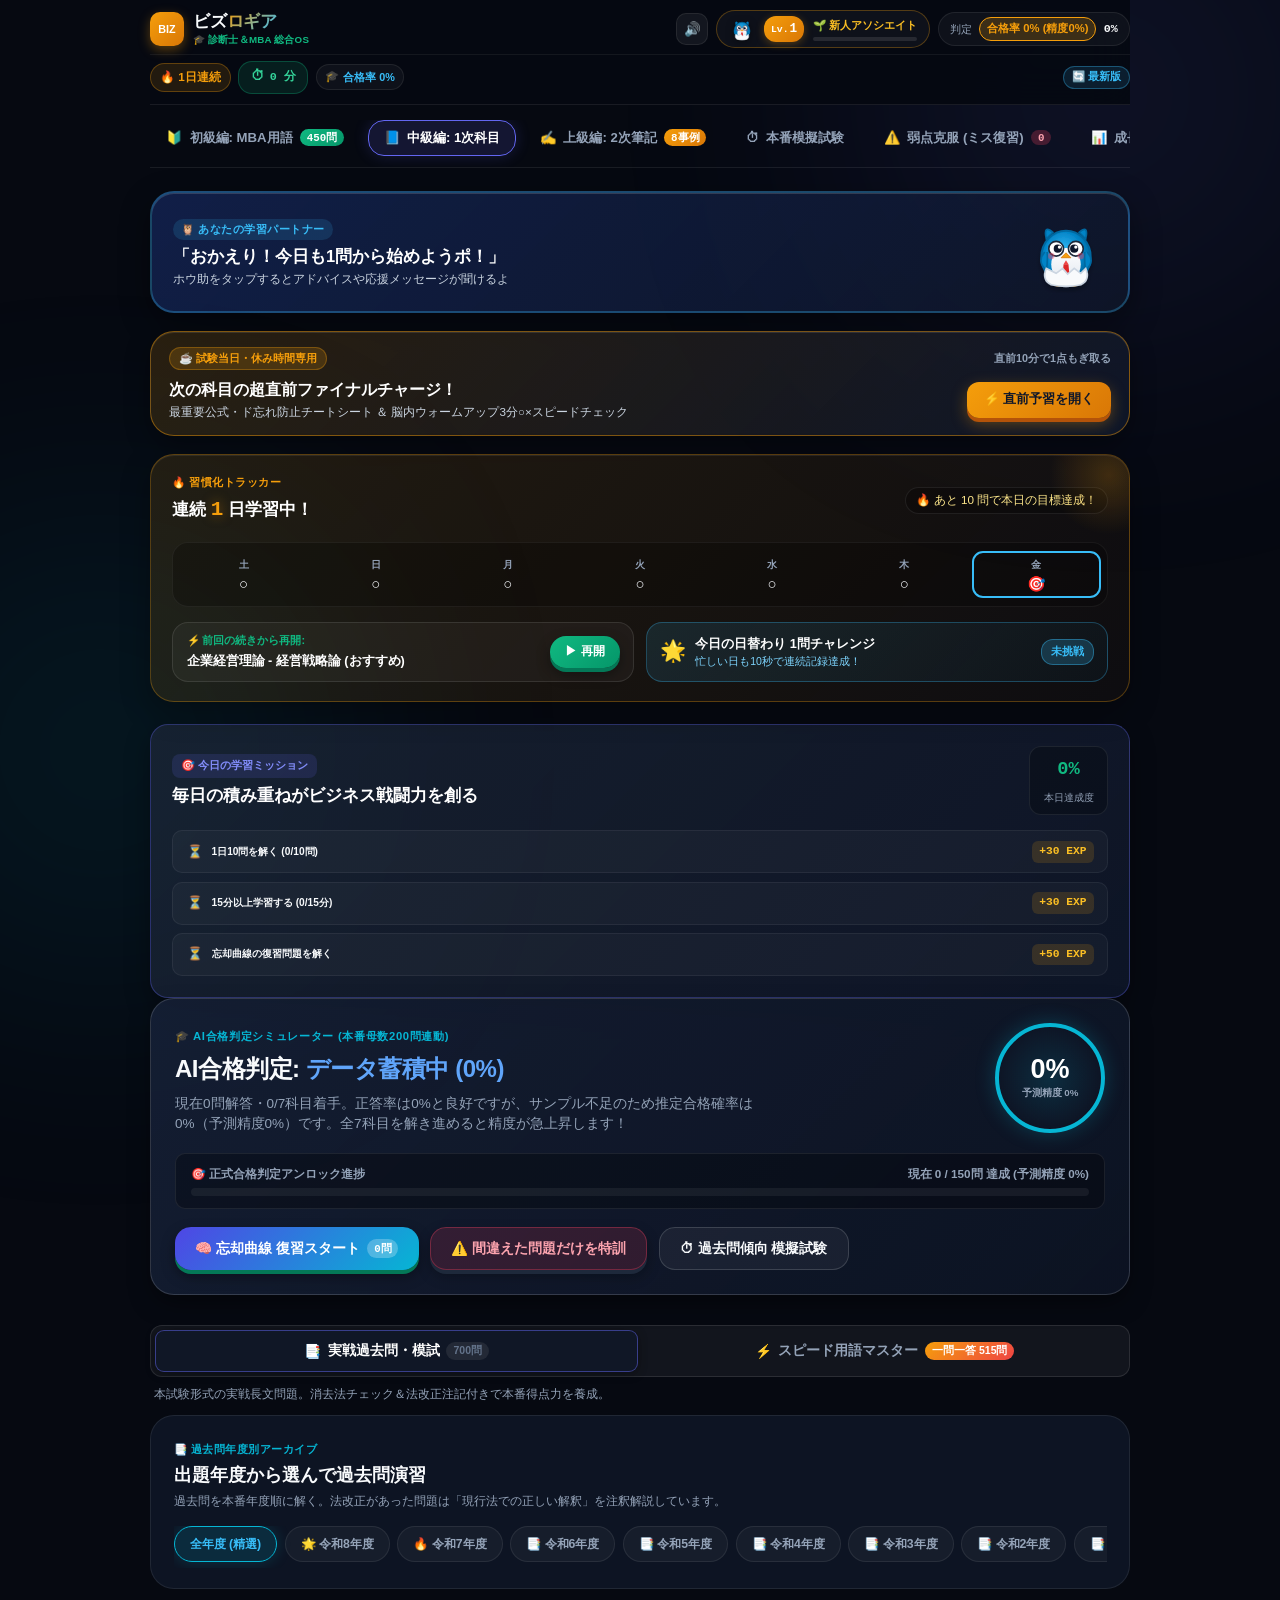
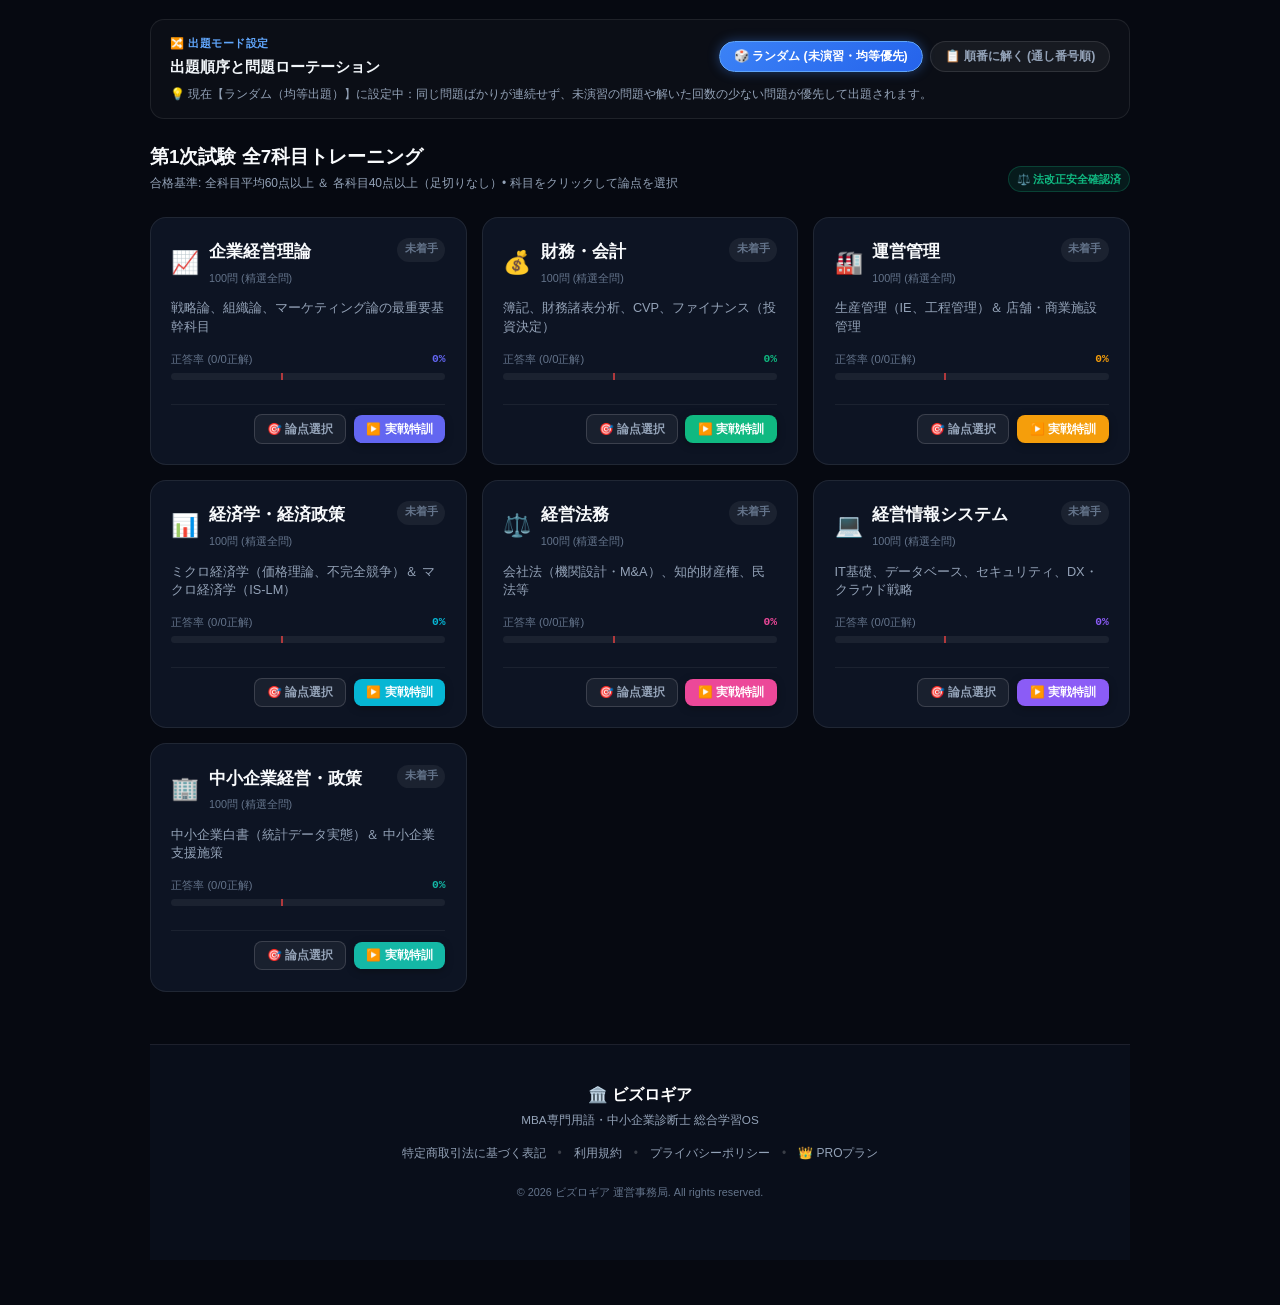
<file: docs/index.html>
<!DOCTYPE html>
<html lang="ja">
<head>
  <meta charset="UTF-8">
  <meta name="viewport" content="width=device-width, initial-scale=1.0, maximum-scale=1.0, user-scalable=no, viewport-fit=cover">
  <meta name="apple-mobile-web-app-capable" content="yes">
  <meta name="apple-mobile-web-app-status-bar-style" content="black-translucent">
  <meta name="apple-mobile-web-app-title" content="ビズロギア">
  <meta name="theme-color" content="#070a13">
  <meta name="description" content="ビズロギア - 初級編MBA専門用語から中級編診断士1次試験、上級編2次筆記実戦ケーススタディまでビジネス戦闘力を極める総合学習OS">
  <title>ビズロギア | MBA用語・中小企業診断士 総合学習OS</title>

  <!-- Google Fonts -->
  <link rel="preconnect" href="https://fonts.googleapis.com">
  <link rel="preconnect" href="https://fonts.gstatic.com" crossorigin>
  <link href="https://fonts.googleapis.com/css2?family=JetBrains+Mono:wght@500;600;700&family=Outfit:wght@500;600;700;800;900&family=Plus+Jakarta+Sans:wght@400;500;600;700;800&display=swap" rel="stylesheet">

  <!-- PWA & Mobile Web App Settings -->
  <link rel="manifest" href="manifest.json">
  <link rel="icon" type="image/svg+xml" href="icon.svg">
  <link rel="apple-touch-icon" href="icon.svg">

  <!-- Security Headers: CSP, No-Sniff, Referrer -->
  <meta http-equiv="Content-Security-Policy" content="default-src 'self'; script-src 'self' 'unsafe-inline'; style-src 'self' 'unsafe-inline' https://fonts.googleapis.com; font-src 'self' https://fonts.gstatic.com data:; img-src 'self' data: https:; connect-src 'self';">
  <meta http-equiv="X-Content-Type-Options" content="nosniff">
  <meta name="referrer" content="strict-origin-when-cross-origin">

  <!-- Immediate Cache Purge for PWA Updates (v22) -->
  <script>
    if ('caches' in window) {
      caches.keys().then(function(keys) {
        keys.forEach(function(k) {
          if (k !== 'shindanshi-master-v22') caches.delete(k);
        });
      });
    }
  </script>

  <link rel="stylesheet" href="index.css?v=22">
</head>
<body class="theme-dark">
  <!-- Dynamic Glow Backgrounds -->
  <div class="bg-orb orb-primary"></div>
  <div class="bg-orb orb-emerald"></div>

  <div id="passApp" class="pass-app-shell">
    
    <!-- Top Global App Bar (スリム＆スマホ最適化: 2段セーフエリア構造) -->
    <header class="app-top-bar" id="appTopBar">
      <div class="top-bar-main-row">
        <div class="bar-left">
          <button id="btnHeaderBack" class="icon-btn-round" style="display: none;" title="一覧に戻る">
            ←
          </button>
          <div class="brand-container">
            <div class="brand-logo-mark" style="background: linear-gradient(135deg, #f59e0b, #d97706);">
              <span>BIZ</span>
            </div>
            <div class="brand-titles-wrap">
              <h1 class="brand-title">ビズ<span class="gradient-text">ロギア</span></h1>
              <span class="compliance-tag" title="初級MBA用語・中級1次・上級2次筆記まで完全網羅">🎓 診断士＆MBA 総合OS</span>
            </div>
          </div>
        </div>

        <div class="bar-right">
          <!-- サウンド効果音 ON/OFF 切り替えボタン -->
          <button class="sound-toggle-btn" id="btnSoundToggle" title="効果音 ON/OFF">🔊</button>

          <!-- Live Player Level & Character Avatar Badge (習慣化: アバター進化・タップで対話) -->
          <div class="player-level-badge" id="playerLevelBadge" title="あなたのビジネスアバター (タップで応援メッセージ)">
            <div class="lvl-avatar-icon" id="headerAvatarEmoji">🦉</div>
            <div class="lvl-circle">
              <span class="lvl-prefix">Lv.</span><span id="headerLvlNum">1</span>
            </div>
            <div class="lvl-info">
              <span class="lvl-title" id="headerRankTitle">🌱 新人アソシエイト</span>
              <div class="lvl-bar-track">
                <div class="lvl-bar-fill" id="headerExpBar" style="width: 0%;"></div>
              </div>
            </div>
          </div>

          <!-- Live Pass Probability Gauge (PC用) -->
          <div class="pass-prob-meter desktop-only-badge" id="passProbMeter" title="総合正答率に基づく合格判定">
            <span class="prob-label">判定</span>
            <span class="prob-badge grade-b" id="topPassGrade">B判定</span>
            <span class="prob-rate" id="topPassRate">65%</span>
          </div>
        </div>
      </div>

      <!-- スマホ用サブバー（習慣化ステータス）: 2段目に独立配置することでタイトルを一切圧迫しない -->
      <div class="top-bar-sub-row" id="topBarSubRow">
        <!-- Streak Counter (習慣化: 連続日数) -->
        <div class="streak-badge" id="streakBadge" title="学習継続記録">
          🔥 <span id="streakNum">1</span>日連続
        </div>

        <!-- Live Study Time Auto-Tracker Badge (習慣化: 本日の勉強時間) -->
        <div class="study-time-badge" id="studyTimeBadge" title="自動計測された本日の学習時間">
          <span class="st-icon">⏱</span>
          <span class="st-val" id="headerStudyTimeText">本日 0分</span>
        </div>

        <!-- サブ情報（判定または目標） -->
        <div class="header-status-pill" id="headerPassStatusPill">
          <span class="h-stat-icon">🎓</span>
          <span class="h-stat-val" id="headerPassText">合格判定 B (65%)</span>
        </div>

        <!-- 強制最新版リロード (PWAキャッシュ一発クリア) -->
        <button class="header-refresh-pill" id="btnForceRefresh" title="最新版へ更新 (キャッシュクリア)">
          🔄 最新版
        </button>
      </div>

      <!-- Floating Avatar Speech Bubble (アバター対話・応援吹き出し) -->
      <div class="avatar-speech-bubble" id="avatarSpeechBubble" style="display: none;">
        <span class="bubble-arrow"></span>
        <span class="bubble-text" id="avatarSpeechText">今日も一緒にビジネス戦闘力を高めよう！</span>
      </div>
    </header>

    <!-- Top Navigation Tabs (Desktop & Tablet) -->
    <nav class="app-nav-tabs" id="appNavTabs">
      <button class="nav-tab" data-view="viewMba" id="tabMba">
        <span class="tab-emoji">🔰</span>
        <span>初級編: MBA用語</span>
        <span class="counter-pill" style="background: linear-gradient(135deg, #10b981, #059669); color: #fff;">450問</span>
      </button>
      <button class="nav-tab active" data-view="viewHome" id="tabSubjects">
        <span class="tab-emoji">📘</span>
        <span>中級編: 1次科目</span>
      </button>
      <button class="nav-tab" data-view="viewCaseExam" id="tabCaseExam">
        <span class="tab-emoji">✍️</span>
        <span>上級編: 2次筆記</span>
        <span class="counter-pill" style="background: linear-gradient(135deg, #f59e0b, #d97706); color: #fff;">8事例</span>
      </button>
      <button class="nav-tab" data-view="viewMockExam" id="tabMock">
        <span class="tab-emoji">⏱</span>
        <span>本番模擬試験</span>
      </button>
      <button class="nav-tab" data-view="viewWeakness" id="tabWeakness">
        <span class="tab-emoji">⚠️</span>
        <span>弱点克服 (ミス復習)</span>
        <span class="counter-pill" id="weaknessCountPill">0</span>
      </button>
      <button class="nav-tab" data-view="viewAnalytics" id="tabAnalytics">
        <span class="tab-emoji">📊</span>
        <span>成長・合格診断</span>
      </button>
    </nav>

    <!-- Main Content Area -->
    <main class="main-stage" id="mainStage">

      <!-- ===================================================================
           VIEW 0: 🔰 初級編: MBA専門用語マスター (全7カテゴリ・計150問)
           =================================================================== -->
      <section id="viewMba" class="stage-view">
        
        <!-- MBA Top Screen (カテゴリ選択 & 戦闘力ステータス) -->
        <div id="mbaCategoryView" class="mba-top-container">
          
          <!-- Hero Banner -->
          <div class="mba-hero-card">
            <div class="mba-hero-left">
              <span class="mba-badge-pill">🔰 初級編：ビジネスエキスパートへの第一歩</span>
              <h2 class="mba-hero-title">MBA専門用語マスター 450</h2>
              <p class="mba-hero-desc">
                世界基準のビジネススクールで学ぶ7大コア領域の必須概念を選択式で攻略。問題を解くごとにEXPを獲得し、ビジネス戦闘力（Level）をランクアップさせよう！
              </p>
              <div class="mba-hero-actions">
                <button class="btn btn-primary" id="btnMbaRandomQuiz">
                  <span>🎲 全分野からランダム10問特訓</span>
                  <span class="badge-bubble">+EXP</span>
                </button>
                <button class="btn btn-outline" id="btnMbaWeakQuiz">
                  <span>⚠️ 未マスター用語を集中攻略</span>
                </button>
              </div>
            </div>

            <!-- Player Status Dashboard Card -->
            <div class="mba-player-card">
              <div class="player-rank-header">
                <span class="p-eyebrow">現在のビジネス階級</span>
                <div class="p-title-row">
                  <span class="p-rank-icon" id="mbaStatusRankIcon">🌱</span>
                  <h3 class="p-rank-title" id="mbaStatusRankTitle">新人アソシエイト</h3>
                </div>
              </div>
              
              <div class="p-level-row">
                <span class="p-level-val">Lv. <span id="mbaStatusLevelNum">1</span></span>
                <span class="p-exp-val" id="mbaStatusExpText">0 / 50 EXP</span>
              </div>
              <div class="p-exp-track">
                <div class="p-exp-fill" id="mbaStatusExpFill" style="width: 0%;"></div>
              </div>

              <div class="p-stats-grid">
                <div class="p-stat-item">
                  <span class="p-stat-num" id="mbaStatusMasteredCount">0</span>
                  <span class="p-stat-label">習得用語数</span>
                </div>
                <div class="p-stat-item">
                  <span class="p-stat-num" id="mbaStatusAccuracyPct">--%</span>
                  <span class="p-stat-label">正答率</span>
                </div>
                <div class="p-stat-item">
                  <span class="p-stat-num" id="mbaStatusStreakCount">0</span>
                  <span class="p-stat-label">連続正解</span>
                </div>
              </div>
            </div>
          </div>

          <!-- 7 Categories Grid -->
          <div class="mba-categories-section">
            <div class="section-title-bar">
              <div>
                <h3 class="title-text">MBA 7大コア領域から選んで特訓</h3>
                <p class="title-sub">各分野の専門用語と実務ケースを4択問題でマスターしよう</p>
              </div>
            </div>

            <div class="mba-categories-grid" id="mbaCategoriesGrid">
              <!-- Dynamically populated via app.js -->
            </div>
          </div>

        </div>

        <!-- MBA Active Quiz Container (演習中) -->
        <div id="mbaQuizView" class="mba-quiz-container" style="display: none;">
          <div class="mba-quiz-header">
            <button class="btn btn-sm btn-ghost" id="btnMbaBackToList">← 分野一覧に戻る</button>
            <div class="mba-quiz-progress-box">
              <span class="mba-q-category-tag" id="mbaQuizCategoryTag">経営戦略</span>
              <span class="mba-q-counter" id="mbaQuizCounterText">第 1 / 10 問</span>
            </div>
            <div class="mba-quiz-streak-pill" id="mbaQuizComboPill">
              🔥 <span id="mbaQuizComboNum">0</span> 連続正解中
            </div>
          </div>

          <!-- Progress Bar -->
          <div class="quiz-track-bar">
            <div class="quiz-fill-bar" id="mbaQuizFillBar" style="width: 10%;"></div>
          </div>

          <!-- Question Card -->
          <div class="mba-question-card">
            <div class="mba-term-pill" id="mbaQuizTermPill">3C分析</div>
            <h3 class="mba-q-text" id="mbaQuizQuestionText">
              事業の外部環境および内部環境を整理し、成功要因（KSF）を導き出すフレームワーク「3C分析」の3つの要素として正しい組み合わせはどれか。
            </h3>

            <!-- 4 Options -->
            <div class="mba-options-grid" id="mbaQuizOptionsGrid">
              <!-- Dynamic Options -->
            </div>

            <!-- Instant Explanation & Feedback Box -->
            <div class="mba-feedback-box" id="mbaQuizFeedbackBox" style="display: none;">
              <div class="fb-header">
                <span class="fb-badge" id="mbaQuizResultBadge">⭕️ 正解！ (+20 EXP)</span>
                <span class="fb-exp-gain" id="mbaQuizExpGain">+20 EXP</span>
              </div>
              <div class="fb-explanation" id="mbaQuizExplanationText">
                3C分析はマッキンゼーの大前研一氏が提唱したフレームワークで...
              </div>
              <div class="fb-actions">
                <button class="btn btn-primary" id="btnMbaNextQuestion">次の問題へ進む →</button>
              </div>
            </div>
          </div>

        </div>

        <!-- MBA Session Result Screen -->
        <div id="mbaResultView" class="mba-result-container" style="display: none;">
          <div class="mba-result-card">
            <span class="res-eyebrow">🎉 特訓セッション完了！</span>
            <h2 class="res-title" id="mbaResultTitle">素晴らしい成果です！</h2>
            
            <div class="res-score-circle">
              <span class="res-score-pct" id="mbaResultScorePct">90%</span>
              <span class="res-score-sub" id="mbaResultFraction">9 / 10問 正解</span>
            </div>

            <div class="res-exp-summary">
              <span class="res-exp-label">獲得ビジネスEXP</span>
              <span class="res-exp-num" id="mbaResultExpEarned">+220 EXP</span>
            </div>

            <div class="res-action-buttons">
              <button class="btn btn-secondary" id="btnMbaResultRetry">もう一度解く</button>
              <button class="btn btn-primary" id="btnMbaResultBackTop">分野一覧に戻る</button>
            </div>
          </div>
        </div>

      </section>

      <!-- ===================================================================
           VIEW 1: HOME / 科目一覧 & 忘却曲線
           =================================================================== -->
      <section id="viewHome" class="stage-view active">

        <!-- オリジナルバディキャラクター: ホウ助 (生命感・AI感払拭) -->
        <div class="buddy-welcome-card" id="buddyWelcomeCard">
          <div class="buddy-speech-col">
            <span class="buddy-tag">🦉 あなたの学習パートナー</span>
            <h2 class="buddy-greeting" id="buddyGreetingText">「おかえり！今日も1問から始めようポ！」</h2>
            <p class="buddy-sub" id="buddySubText">ホウ助をタップするとアドバイスや応援メッセージが聞けるよ</p>
          </div>
          <div class="buddy-avatar-col" id="buddyAvatarWrap">
            <!-- Populated by character.js -->
          </div>
        </div>

        <!-- ☕️ 試験当日・休憩時間専用: 次の科目を直前10分で総ざらい (NEW) -->
        <div class="exam-break-banner" id="examBreakBanner">
          <div class="eb-top-row">
            <span class="eb-tag">☕️ 試験当日・休み時間専用</span>
            <span class="eb-hint">直前10分で1点もぎ取る</span>
          </div>
          <div class="eb-main-row">
            <div class="eb-text-col">
              <h3 class="eb-title">次の科目の超直前ファイナルチャージ！</h3>
              <p class="eb-desc">最重要公式・ド忘れ防止チートシート ＆ 脳内ウォームアップ3分○×スピードチェック</p>
            </div>
            <button class="btn-action-primary eb-open-btn" id="btnOpenBreakModal">
              ⚡️ 直前予習を開く
            </button>
          </div>
        </div>

        <!-- 習慣化促進: 週間ストリーク & クイック再開ダッシュボード (NEW) -->
        <div class="habit-streak-card" id="habitStreakCard">
          <div class="habit-header">
            <div class="habit-title-wrap">
              <span class="habit-badge-tag">🔥 習慣化トラッカー</span>
              <h3 class="habit-title">
                連続 <span class="streak-highlight" id="habitStreakNum">1</span> 日学習中！
              </h3>
            </div>
            <span class="habit-cheer" id="habitCheerText">毎日1問でも解いて記録を守ろう</span>
          </div>

          <!-- 週間カレンダー (月〜日 7日間スタンプ) -->
          <div class="weekly-streak-strip" id="weeklyStreakStrip">
            <!-- Populated by JS: 月 火 水 木 金 土 日 -->
          </div>

          <!-- 習慣化アクション: クイック再開 ＆ 1日1問デイリーチャレンジ -->
          <div class="habit-actions-grid">
            <!-- クイック再開ボタン (前回の続きからワンタップで即勉強開始) -->
            <div class="quick-resume-box" id="quickResumeBox">
              <div class="resume-info">
                <span class="resume-label">⚡ 前回の続きから再開:</span>
                <span class="resume-target" id="resumeTargetText">企業経営理論 - 経営戦略論</span>
              </div>
              <button class="btn-resume" id="btnQuickResume">
                <span>▶ 再開</span>
              </button>
            </div>

            <!-- 1日1問デイリーチャレンジ (忙しい日も1問でストリーク確定) -->
            <div class="daily-one-box" id="btnDailyChallenge">
              <div class="d1-content">
                <span class="d1-icon">🌟</span>
                <div class="d1-text-wrap">
                  <span class="d1-title">今日の日替わり 1問チャレンジ</span>
                  <span class="d1-sub">忙しい日も10秒で連続記録達成！</span>
                </div>
              </div>
              <span class="d1-badge" id="dailyChallengeStatusBadge">未挑戦</span>
            </div>
          </div>
        </div>
        
        <!-- Daily Goal & Mission Card (習慣化・デイリーゴール) -->
        <div class="daily-mission-card" id="dailyMissionCard">
          <div class="mission-header">
            <div>
              <span class="mission-tag">🎯 今日の学習ミッション</span>
              <h3 class="mission-title">毎日の積み重ねがビジネス戦闘力を創る</h3>
            </div>
            <div class="mission-circle-wrap">
              <span class="mission-progress-text" id="dailyGoalPct">0%</span>
              <span class="mission-sub">本日達成度</span>
            </div>
          </div>
          <div class="mission-checklist">
            <div class="m-check-item" id="chkMissionQuestions">
              <span class="m-icon-status">⏳</span>
              <span class="m-label">1日10問を解く (<span id="mCountQuestions">0</span>/10問)</span>
              <span class="m-reward">+30 EXP</span>
            </div>
            <div class="m-check-item" id="chkMissionTime">
              <span class="m-icon-status">⏳</span>
              <span class="m-label">15分以上学習する (<span id="mCountTime">0</span>/15分)</span>
              <span class="m-reward">+30 EXP</span>
            </div>
            <div class="m-check-item" id="chkMissionAnki">
              <span class="m-icon-status">⏳</span>
              <span class="m-label">忘却曲線の復習問題を解く</span>
              <span class="m-reward">+50 EXP</span>
            </div>
          </div>
        </div>

        <!-- Live Pass Prediction Hero Card (Benchmark Unlock System) -->
        <div class="prediction-hero-card" id="predictionHeroCard">
          <div class="hero-header">
            <div>
              <span class="hero-eyebrow">🎓 AI合格判定シミュレーター (本番母数200問連動)</span>
              <h2 class="hero-headline" id="heroHeadlineText">正式合格判定: <span class="highlight-grade" id="heroPassGrade">データ蓄積中</span></h2>
              <p class="hero-summary" id="heroPassSummary">
                診断士1次試験（約225問）と同等の演習母数をこなすことで、真の実力と合格可能性（A〜E判定）が正式アンロックされます。
              </p>
            </div>
            <div class="hero-gauge-circle" id="heroGaugeCircle">
              <span class="gauge-value" id="heroPassProbPct">--%</span>
              <span class="gauge-sub" id="heroGaugeSub">信頼度 0%</span>
            </div>
          </div>

          <!-- Benchmark Unlock Progress Bar -->
          <div class="benchmark-progress-box" id="benchmarkProgressBox">
            <div class="bench-labels">
              <span>🎯 正式合格判定アンロック進捗</span>
              <span id="benchCountText">現在 0 / 150問 達成</span>
            </div>
            <div class="bench-track">
              <div class="bench-fill" id="benchFillBar" style="width: 0%;"></div>
            </div>
          </div>

          <!-- Cutoff Warning Alert (if any subject < 40%) -->
          <div class="cutoff-alert-banner" id="cutoffAlertBanner" style="display: none;">
            <span class="alert-icon">🚨</span>
            <div class="alert-body">
              <strong>足切り危険警告 (40%未満の科目があります):</strong>
              <span id="cutoffSubjectsList">経営法務 (33%)</span>
            </div>
          </div>

          <!-- Hero Action Buttons -->
          <div class="hero-action-buttons">
            <button class="btn btn-primary" id="btnHeroAnkiReview">
              <span>🧠 忘却曲線 復習スタート</span>
              <span class="badge-bubble" id="heroAnkiDueCount">0問</span>
            </button>
            <button class="btn btn-secondary" id="btnHeroWeakness">
              <span>⚠️ 間違えた問題だけを特訓</span>
            </button>
            <button class="btn btn-outline" id="btnHeroMock">
              <span>⏱ 過去問傾向 模擬試験</span>
            </button>
          </div>
        </div>

        <!-- Section: Practice Mode Switcher (実戦過去問 vs スピード用語マスター) -->
        <div class="mode-switcher-container">
          <div class="mode-switcher-bar" id="practiceModeSwitcher">
            <button class="mode-tab-btn active" id="tabModeExam" data-mode="exam">
              <span class="tab-icon">📑</span>
              <span class="tab-title">実戦過去問・模試</span>
              <span class="tab-badge">700問</span>
            </button>
            <button class="mode-tab-btn" id="tabModeVocab" data-mode="vocab">
              <span class="tab-icon">⚡</span>
              <span class="tab-title">スピード用語マスター</span>
              <span class="tab-badge special">一問一答 515問</span>
            </button>
          </div>
          <p class="mode-switcher-desc" id="modeSwitcherDesc">本試験形式の実戦長文問題。消去法チェック＆法改正注記付きで本番得点力を養成。</p>
        </div>

        <!-- Section: Exam Year Archive Selector (NEW) -->
        <div class="exam-year-selector-card" id="examYearSelectorCard">
          <div class="year-header">
            <span class="year-tag">📑 過去問年度別アーカイブ</span>
            <h3 class="year-title">出題年度から選んで過去問演習</h3>
            <p class="year-sub">過去問を本番年度順に解く。法改正があった問題は「現行法での正しい解釈」を注釈解説しています。</p>
          </div>
          <div class="year-pills-row" id="yearPillsRow">
            <button class="year-pill active" data-year="all">全年度 (精選)</button>
            <button class="year-pill" data-year="令和8年度">🌟 令和8年度</button>
            <button class="year-pill" data-year="令和7年度">🔥 令和7年度</button>
            <button class="year-pill" data-year="令和6年度">📑 令和6年度</button>
            <button class="year-pill" data-year="令和5年度">📑 令和5年度</button>
            <button class="year-pill" data-year="令和4年度">📑 令和4年度</button>
            <button class="year-pill" data-year="令和3年度">📑 令和3年度</button>
            <button class="year-pill" data-year="令和2年度">📑 令和2年度</button>
            <button class="year-pill" data-year="令和元年度">📑 令和元年度</button>
          </div>
        </div>

        <!-- Section: 出題順序設定 (NEW: 均等スマートランダム vs 順番に解く) -->
        <div class="order-mode-selector-card" id="orderModeSelectorCard">
          <div class="order-mode-header">
            <div>
              <span class="order-tag">🔀 出題モード設定</span>
              <h4 class="order-title">出題順序と問題ローテーション</h4>
            </div>
            <div class="order-pills-row">
              <button class="order-pill-btn active" id="btnOrderSmartRandom" data-order="smart_random" title="未演習の問題を優先し、解いた問題が平均的に万遍なく出題されます">
                🎲 ランダム (未演習・均等優先)
              </button>
              <button class="order-pill-btn" id="btnOrderSequential" data-order="sequential" title="本試験の年度順・第1問からの通し番号順に体系的に演習します">
                📋 順番に解く (通し番号順)
              </button>
            </div>
          </div>
          <p class="order-mode-desc" id="orderModeDescText">
            💡 現在【ランダム（均等出題）】に設定中：同じ問題ばかりが連続せず、未演習の問題や解いた回数の少ない問題が優先して出題されます。
          </p>
        </div>

        <!-- Section: 7 Subjects Grid -->
        <div class="section-title-bar">
          <div>
            <h3 class="title-text">第1次試験 全7科目トレーニング</h3>
            <p class="title-sub">合格基準: 全科目平均60点以上 ＆ 各科目40点以上（足切りなし）• 科目をクリックして論点を選択</p>
          </div>
          <span class="compliance-badge">⚖️ 法改正安全確認済</span>
        </div>

        <div class="subjects-mosaic" id="subjectsMosaic">
          <!-- Populated by JS -->
        </div>

      </section>

      <!-- ===================================================================
           VIEW 2: 模擬試験モード (Mock Exam)
           =================================================================== -->
      <section id="viewMockExam" class="stage-view">
        <div class="mock-intro-card">
          <div class="mock-badge" style="background: linear-gradient(135deg, #f59e0b, #d97706); color: #fff;">🌟 2026/2027年度 最新本試験完全予想</div>
          <h2 class="mock-title">2026/2027年度 中小企業診断士1次試験 最新予想模擬試験</h2>
          <p class="mock-desc">
            来年の診断士本試験の出題傾向を徹底分析。全7科目から合否を分ける超頻出テーマ（両利きの経営・人的資本経営・新リース会計・東証PBR改革・スマートファクトリー・ゼロトラストセキュリティ・意匠商標法改正・生成AI等）を各科目4問、計28問厳選。
            本番同様の緊張感で、全体得点と各科目の「足切りリスク（40%未満）」を精密に測定します。
          </p>

          <div class="mock-params-grid">
            <div class="param-card">
              <span class="param-label">出題数</span>
              <span class="param-val" id="mockQuestionCountText">28 問</span>
            </div>
            <div class="param-card">
              <span class="param-label">制限時間</span>
              <span class="param-val">60 分</span>
            </div>
            <div class="param-card">
              <span class="param-label">合格基準</span>
              <span class="param-val">60% 以上</span>
            </div>
            <div class="param-card alert-param">
              <span class="param-label">足切り条件</span>
              <span class="param-val">40% 未満不可</span>
            </div>
          </div>

          <div class="mock-compliance-info">
            <strong>🛡️ 法改正保証:</strong> 本模擬試験は、令和元年会社法改正、意匠法改正（出願25年）、現行中小企業基本法基準に完全対応しています。法改正による誤った知識の定着を防ぎます。
          </div>

          <button id="btnStartMockExam" class="btn btn-primary btn-lg btn-block pulse-btn">
            <span>⏱ 模擬試験を開始する</span>
          </button>
        </div>
      </section>

      <!-- ===================================================================
           VIEW 3: 弱点克服モード (Weakness Drill)
           =================================================================== -->
      <section id="viewWeakness" class="stage-view">
        <div class="weakness-intro-card">
          <div class="weakness-header">
            <div>
              <span class="weak-tag">⚠️ 弱点集中特訓</span>
              <h2 class="weak-title">間違えた問題だけの復習ドリル</h2>
              <p class="weak-desc">過去に1度でも誤答した問題を抽出し、完全正解できるまで徹底的に反復します。</p>
            </div>
            <div class="weak-count-badge" id="weaknessBigCount">0問</div>
          </div>

          <div id="weaknessEmptyState" class="empty-state-box" style="display: none;">
            <div class="empty-icon">🎉</div>
            <h3 class="empty-title">現在、間違えた問題はありません！</h3>
            <p class="empty-desc">素晴らしい理解度です。模擬試験や科目別トレーニングでさらなる得点源を広げましょう。</p>
            <button class="btn btn-primary" id="btnEmptyGoSubjects">科目別トレーニングへ</button>
          </div>

          <div id="weaknessActionArea">
            <button id="btnStartWeaknessDrill" class="btn btn-primary btn-lg btn-block">
              <span>⚠️ 弱点克服ドリルを開始する</span>
            </button>
          </div>
        </div>
      </section>

      <!-- ===================================================================
           VIEW 4: QUIZ WORKSPACE (演習・本番クイズ画面)
           =================================================================== -->
      <section id="viewQuiz" class="stage-view">
        
        <!-- Quiz Control Bar -->
        <div class="quiz-nav-strip">
          <div class="quiz-meta-left">
            <span class="quiz-sub-pill" id="quizSubPill">
              <span id="quizSubIcon">📈</span>
              <span id="quizSubTitle">企業経営理論</span>
            </span>
            <span class="quiz-mode-pill" id="quizModePill">通常演習</span>
          </div>

          <!-- Timer (Only visible in Mock Exam) -->
          <div class="exam-timer-box" id="examTimerBox" style="display: none;">
            <span class="timer-icon">⏳</span>
            <span class="timer-digits" id="timerDigits">30:00</span>
          </div>

          <!-- Question Progress & Font Controls -->
          <div class="quiz-meta-right">
            <div class="font-sizer">
              <button class="btn-font-size" id="btnFontDecrease" title="文字サイズ縮小">A-</button>
              <button class="btn-font-size" id="btnFontIncrease" title="文字サイズ拡大">A+</button>
            </div>
            <button class="bookmark-btn" id="btnBookmarkToggle" title="この問題をブックマーク">
              <span id="bookmarkIcon">☆</span>
            </button>
            <div class="progress-indicator-text">
              <span id="currentQIndexText">1</span> / <span id="totalQCountText">10</span>
            </div>
          </div>
        </div>

        <!-- Progress Bar Line -->
        <div class="quiz-progress-track">
          <div class="quiz-progress-bar-fill" id="quizProgressBarFill" style="width: 10%;"></div>
        </div>

        <!-- Question Sheet Card -->
        <div class="question-sheet-card" id="questionSheetCard">
          
          <!-- Tags & Compliance Note -->
          <div class="question-header-row">
            <div class="tags-cluster">
              <span class="category-chip" id="qCategoryChip">経営戦略論</span>
              <span class="source-chip" id="qSourceChip">過去問精選</span>
              <span class="difficulty-stars" id="qDifficultyStars">★★☆</span>
            </div>
            <div class="compliance-chip" id="qComplianceChip" title="最新法規・出題基準準拠">
              🛡️ 法改正チェック済
            </div>
          </div>

          <!-- Revision Note Banner (Special notice for Law & Policy) -->
          <div class="revision-notice-banner" id="revisionNoticeBanner" style="display: none;">
            <span class="rev-icon">📌</span>
            <span class="rev-text" id="revisionNoticeText">法改正注記</span>
          </div>

          <!-- Question Text -->
          <div class="question-text-area" id="questionTextArea">
            問題文読み込み中...
          </div>

          <div class="elimination-hint-bar">
            <span>💡 選択肢横の「✕」を押すと、消去法（取り消し線）で候補を絞り込めます</span>
          </div>

          <!-- Options Grid -->
          <div class="options-sheet" id="optionsSheet">
            <!-- Populated by JS -->
          </div>

          <!-- Answer & In-depth Explanation Drawer -->
          <div class="explanation-drawer" id="explanationDrawer" style="display: none;">
            
            <div class="verdict-status-strip" id="verdictStatusStrip">
              <span class="verdict-icon-big" id="verdictIconBig">⭕</span>
              <div>
                <h3 class="verdict-heading" id="verdictHeading">正解！完璧な理解です</h3>
                <span class="verdict-subtext" id="verdictSubtext">正解の論点と他肢の誤答理由を確認しましょう</span>
              </div>
            </div>

            <!-- Key Point Flashcard -->
            <div class="keypoint-flashcard">
              <div class="keypoint-title-bar">
                <span>⚡ 試験に出る！最重要暗記ポイント</span>
              </div>
              <p class="keypoint-body" id="keypointBody">ポイント要約</p>
            </div>

            <!-- Detailed breakdown per choice (ア〜エ) -->
            <div class="options-breakdown-box">
              <h4 class="breakdown-title">各選択肢の徹底解説</h4>
              <div class="breakdown-list" id="optionsBreakdownList">
                <!-- Populated by JS -->
              </div>
            </div>

            <!-- General Explanation -->
            <div class="general-explanation-box">
              <h4 class="gen-title">総合背景解説</h4>
              <div class="gen-body" id="generalExplanationBody">解説本文...</div>
            </div>

            <!-- Anki Spaced Repetition Buttons -->
            <div class="anki-spaced-box" id="ankiSpacedBox">
              <span class="anki-intro-label">🧠 あなたの記憶定着度を選択（次の出題タイミングを自動調整）:</span>
              <div class="anki-ratings-row">
                <button class="anki-pill anki-again" data-rating="again">
                  <span class="interval-text">10分後</span>
                  <span class="rate-name">もう一度 (復習)</span>
                </button>
                <button class="anki-pill anki-hard" data-rating="hard">
                  <span class="interval-text">1日後</span>
                  <span class="rate-name">難しい</span>
                </button>
                <button class="anki-pill anki-good" data-rating="good">
                  <span class="interval-text">3日後</span>
                  <span class="rate-name">普通</span>
                </button>
                <button class="anki-pill anki-easy" data-rating="easy">
                  <span class="interval-text">7日後</span>
                  <span class="rate-name">簡単！</span>
                </button>
              </div>
            </div>

            <!-- Next Button -->
            <button id="btnQuizNext" class="btn btn-primary btn-lg btn-block next-action-btn">
              <span>次の問題へ進む ➔</span>
            </button>

          </div>

        </div>

      </section>

      <!-- ===================================================================
           VIEW 5: RESULTS & SCORE REPORT (合否判定・分析レポート)
           =================================================================== -->
      <section id="viewResult" class="stage-view">
        <div class="result-report-card">
          
          <div class="result-banner" id="resultVerdictBanner">
            <span class="result-badge-verdict" id="resultBadgeVerdict">合格基準 達成！</span>
            <h2 class="result-headline" id="resultHeadline">第1次試験 合格判定: A判定</h2>
            <p class="result-sub-desc" id="resultSubDesc">
              総得点60%以上をクリアし、かつ全科目で40%以上の足切りを回避しました。
            </p>
          </div>

          <!-- Overall Score Numbers -->
          <div class="score-summary-cluster">
            <div class="score-stat-cell">
              <span class="cell-label">総合正答率</span>
              <span class="cell-num highlight-color" id="resultTotalScorePct">75%</span>
            </div>
            <div class="score-stat-cell">
              <span class="cell-label">正解数 / 総問題数</span>
              <span class="cell-num" id="resultCorrectFraction">12 / 16問</span>
            </div>
            <div class="score-stat-cell">
              <span class="cell-label">足切り判定 (40%未満)</span>
              <span class="cell-num" id="resultCutoffStatus">なし (クリア)</span>
            </div>
          </div>

          <!-- Subject by Subject Breakdown Table -->
          <div class="subject-breakdown-section">
            <h3 class="breakdown-headline">科目別 成績 ＆ 足切りチェック</h3>
            <div class="subject-scores-list" id="resultSubjectScoresList">
              <!-- Populated by JS -->
            </div>
          </div>

          <div class="result-button-row">
            <button class="btn btn-secondary" id="btnResultRetrySame">
              もう一度解き直す
            </button>
            <button class="btn btn-primary" id="btnResultBackHome">
              科目一覧へ戻る
            </button>
          </div>

        </div>
      </section>

      <!-- ===================================================================
           VIEW 6: ANALYTICS & PASS DIAGNOSTIC (合格診断・分析)
           =================================================================== -->
      <section id="viewAnalytics" class="stage-view">
        <div class="analytics-dashboard">
          
          <div class="analytics-header">
            <div>
              <h2 class="analytics-title">学習データ分析 ＆ 合格シミュレーション</h2>
              <p class="analytics-desc">これまでの全解答履歴に基づき、最新の合格確率と苦手科目を可視化します。</p>
            </div>
            <button class="btn btn-outline btn-xs" id="btnResetHistory">データ初期化</button>
          </div>

          <!-- Diagnostic Cards Grid -->
          <div class="diagnostic-grid">
            
            <div class="diag-card">
              <div style="display: flex; justify-content: space-between; align-items: center; margin-bottom: 0.5rem;">
                <h3 class="diag-title" style="margin: 0;">推定合格シミュレーション</h3>
                <span class="badge-confidence" id="diagConfidenceBadge" style="font-size: 0.78rem; padding: 3px 8px; border-radius: 6px; background: rgba(59, 130, 246, 0.15); color: #60a5fa; border: 1px solid rgba(59, 130, 246, 0.3);">予測精度: 0%</span>
              </div>
              <div class="diag-metric-box">
                <span class="diag-big-number" id="diagPassProbBig">0%</span>
                <span class="diag-grade-tag grade-b" id="diagGradeBig">測定中</span>
              </div>
              <!-- Confidence Progress Bar -->
              <div class="confidence-meter-box" style="margin: 0.8rem 0 0.6rem 0;">
                <div style="display: flex; justify-content: space-between; font-size: 0.78rem; color: var(--text-muted); margin-bottom: 4px;">
                  <span>判定信頼度 (母数＆7科目網羅)</span>
                  <span id="diagConfidencePct" style="color: #60a5fa; font-weight: 600;">0%</span>
                </div>
                <div class="bench-track" style="height: 6px; background: rgba(255, 255, 255, 0.08); border-radius: 999px; overflow: hidden;">
                  <div class="bench-fill" id="diagConfidenceBar" style="width: 0%; height: 100%; background: linear-gradient(90deg, #3b82f6, #10b981); transition: width 0.4s ease;"></div>
                </div>
              </div>
              <p class="diag-advice" id="diagAdviceText">
                現在、全体平均は合格圏内（60%超）です。弱点科目の底上げでA判定を目指しましょう。
              </p>
            </div>

            <div class="diag-card">
              <h3 class="diag-title">総解答統計</h3>
              <div class="diag-stat-rows">
                <div class="d-row">
                  <span>累計解答数:</span>
                  <strong id="diagTotalAnswered">0 問</strong>
                </div>
                <div class="d-row">
                  <span>累計正解数:</span>
                  <strong id="diagTotalCorrect">0 問</strong>
                </div>
                <div class="d-row">
                  <span>総合正答率:</span>
                  <strong id="diagTotalAccuracy">0%</strong>
                </div>
                <div class="d-row">
                  <span>要復習問題 (Anki):</span>
                  <strong id="diagDueCount">0 問</strong>
                </div>
              </div>
            </div>

            <!-- Study Time Auto-Log Card (NEW) -->
            <div class="diag-card">
              <h3 class="diag-title">⏱ 自動計測 学習時間</h3>
              <div class="diag-stat-rows">
                <div class="d-row">
                  <span>本日の学習時間:</span>
                  <strong id="diagTodayStudyTime" style="color: #10b981;">0 分</strong>
                </div>
                <div class="d-row">
                  <span>今週の学習時間:</span>
                  <strong id="diagWeeklyStudyTime">0 時間</strong>
                </div>
                <div class="d-row">
                  <span>総累計学習時間:</span>
                  <strong id="diagTotalStudyTime" style="color: #fbbf24;">0 時間</strong>
                </div>
                <div class="d-row">
                  <span>1日あたり平均:</span>
                  <strong id="diagDailyAvgTime">0 分 / 日</strong>
                </div>
              </div>
            </div>

          </div>

          <!-- Subject Mastery Levels -->
          <div class="mastery-section">
            <h3 class="mastery-title">科目別 習熟度 & 足切り（40%）危険度メーター</h3>
            <div class="mastery-bars-container" id="masteryBarsContainer">
              <!-- Populated by JS -->
            </div>
          </div>

          <!-- Achievements & Badges Collection (NEW: 実績システム) -->
          <div class="achievements-section">
            <div class="section-title-bar">
              <div>
                <h3 class="title-text">🏆 アチーブメント・実績バッジコレクション</h3>
                <p class="title-sub">学習のマイルストーンを達成して名誉あるバッジとボーナスEXPを獲得しよう</p>
              </div>
              <span class="badge-count-pill" id="unlockedBadgesCountPill">獲得: 0 / 12</span>
            </div>
            <div class="badges-grid" id="achievementsBadgesGrid">
              <!-- Dynamic Badges -->
            </div>
          </div>

          <!-- Data Backup & Cloud Sync Prep (NEW: セキュリティ & LTV保護) -->
          <div class="data-backup-card">
            <div class="backup-header">
              <div>
                <h3 class="backup-title">💾 学習データの安全バックアップ ＆ 復元</h3>
                <p class="backup-desc">
                  ブラウザのキャッシュ消去や端末の機種変更でも安心。学習履歴・レベル・2次記述下書きをワンクリックで安全にJSON保存・復元できます。
                </p>
              </div>
            </div>
            <div class="backup-actions-row">
              <button class="btn btn-primary" id="btnExportData">
                📥 データをダウンロード保存 (JSON)
              </button>
              <label class="btn btn-outline" style="cursor: pointer; margin: 0;">
                📤 バックアップから復元
                <input type="file" id="fileImportData" accept=".json" style="display: none;">
              </label>
            </div>
          </div>

        </div>
      </section>

      <!-- ===================================================================
           VIEW 7: 2次筆記試験 実戦ケーススタディ演習 (事例 I〜IV 全8事例)
           =================================================================== -->
      <section id="viewCaseExam" class="stage-view">
        
        <!-- Case List Screen (事例一覧) -->
        <div id="caseListView" class="case-list-container">
          <div class="case-hero-banner">
            <div class="case-hero-content">
              <span class="hero-tag">✍️ 中小企業診断士 第2次筆記試験 実戦対策</span>
              <h2 class="case-hero-title">事例 I〜IV 完全攻略ケーススタディ</h2>
              <p class="case-hero-desc">
                約2,000字の実戦与件文、80分タイムアタック、制限文字数カウンター、そしてAI採点基準（キーワード抽出・模範解答・思考プロセス解説）を完備した本格演習システムです。
              </p>
            </div>
            <div class="case-hero-stats">
              <div class="c-stat-box">
                <span class="c-stat-num">8</span>
                <span class="c-stat-label">収録事例</span>
              </div>
              <div class="c-stat-box">
                <span class="c-stat-num">33</span>
                <span class="c-stat-label">実戦設問</span>
              </div>
              <div class="c-stat-box">
                <span class="c-stat-num">100%</span>
                <span class="c-stat-label">採点基準完備</span>
              </div>
            </div>
          </div>

          <!-- Category Filter Bar -->
          <div class="case-filter-bar">
            <button class="case-filter-btn active" data-filter="all">すべて (8事例)</button>
            <button class="case-filter-btn" data-filter="case1">事例 I (組織・人事)</button>
            <button class="case-filter-btn" data-filter="case2">事例 II (マーケ・流通)</button>
            <button class="case-filter-btn" data-filter="case3">事例 III (生産・技術)</button>
            <button class="case-filter-btn" data-filter="case4">事例 IV (財務・会計)</button>
          </div>

          <!-- Case Cards Grid -->
          <div class="case-cards-grid" id="caseCardsGrid">
            <!-- Dynamic Injection via app.js -->
          </div>
        </div>

        <!-- Case Workspace Screen (演習画面) -->
        <div id="caseWorkspaceView" class="case-workspace-container" style="display: none;">
          
          <!-- Workspace Control Bar -->
          <div class="case-workspace-bar">
            <div class="bar-left-group">
              <button class="btn btn-sm btn-ghost" id="btnCaseBackToList">← 事例一覧へ</button>
              <span class="case-type-badge" id="wsCaseTypeBadge">事例 I</span>
              <h3 class="ws-case-title" id="wsCaseTitle">老舗精密金型・機械部品メーカー A社</h3>
            </div>
            <div class="bar-right-group">
              <div class="case-timer-box">
                <span class="timer-icon">⏱</span>
                <span class="timer-val" id="caseTimerDisplay">80:00</span>
                <button class="timer-toggle-btn" id="btnCaseTimerToggle" title="一時停止/再開">⏸</button>
              </div>
              <span class="draft-indicator" id="caseDraftIndicator">💾 自動保存済</span>
            </div>
          </div>

          <!-- Mobile Tab Switcher (与件文 / 設問) -->
          <div class="case-mobile-switch" id="caseMobileSwitch">
            <button class="c-mob-tab active" id="btnMobTabStory">📄 与件文・財務諸表</button>
            <button class="c-mob-tab" id="btnMobTabQuestions">✍️ 設問・記述解答</button>
          </div>

          <!-- Split Workspace Layout -->
          <div class="case-split-layout">
            
            <!-- Left Pane: Story / Financial Data -->
            <div class="case-story-pane" id="caseStoryPane">
              <div class="story-header-card">
                <h4 class="company-name" id="storyCompanyName">企業概要</h4>
                <div class="company-meta-tags" id="storyCompanyMeta">
                  <!-- industry, scale badges -->
                </div>
                <div class="company-summary-box" id="storyCompanySummary">
                  <!-- business, features -->
                </div>
              </div>

              <!-- Financial Tables (For Case IV) -->
              <div class="case-financials-area" id="caseFinancialsArea" style="display: none;">
                <h4 class="sec-heading">📊 財務諸表データ（貸借対照表・損益計算書）</h4>
                <div class="financial-tables-container" id="financialTablesContent">
                  <!-- Dynamic Tables -->
                </div>
              </div>

              <!-- Story Paragraphs -->
              <div class="case-story-content">
                <h4 class="sec-heading">📜 与件文</h4>
                <div class="story-paragraphs" id="storyParagraphs">
                  <!-- Dynamic Paragraphs -->
                </div>
              </div>
            </div>

            <!-- Right Pane: Questions & Answer Inputs -->
            <div class="case-questions-pane" id="caseQuestionsPane">
              
              <!-- Questions Navigation Strip -->
              <div class="case-q-nav" id="caseQNav">
                <!-- Q1, Q2, Q3 buttons -->
              </div>

              <!-- Active Question Card -->
              <div class="case-q-active-card" id="caseQActiveCard">
                <!-- Active Question Content -->
              </div>

            </div>

          </div>

        </div>

      </section>

      <!-- Case Scoring & Explanation Modal -->
      <div id="caseResultModal" class="case-modal-overlay" style="display: none;">
        <div class="case-modal-content">
          <div class="modal-header">
            <div>
              <span class="modal-eyebrow">🎯 採点・キーワード診断レポート</span>
              <h3 class="modal-title" id="modalQTitle">第1問 採点結果</h3>
            </div>
            <button class="modal-close-btn" id="btnCloseCaseModal">×</button>
          </div>

          <div class="modal-body" id="modalResultBody">
            <!-- Dynamic Result Content -->
          </div>

          <div class="modal-footer">
            <button class="btn btn-secondary" id="btnModalCloseSecondary">閉じる</button>
            <button class="btn btn-primary" id="btnModalNextQ">次の設問へ →</button>
          </div>
        </div>
      </div>

      <!-- Level Up Celebration Modal (NEW: ゲームシステム) -->
      <div id="levelUpModal" class="case-modal-overlay" style="display: none;">
        <div class="level-up-modal-card">
          <div class="lvl-up-sparkle">✨ ランクアップ！ ✨</div>
          <div class="lvl-up-icon-wrap" id="lvlUpModalIcon">🚀</div>
          <h2 class="lvl-up-headline">LEVEL UP!</h2>
          <div class="lvl-up-number-badge">Lv. <span id="lvlUpModalLevel">5</span></div>
          <p class="lvl-up-sub">ビジネス戦闘力が高まり、新たな称号を獲得しました！</p>
          <div class="lvl-up-new-title-box">
            <span class="new-title-label">新称号獲得</span>
            <div class="new-title-text" id="lvlUpModalRankTitle">💼 自立型プレイヤー</div>
          </div>
          <button class="btn btn-primary btn-block" id="btnLevelUpClose">
            さらなる高みを目指す 🔥
          </button>
        </div>
      </div>

      <!-- Sub-Category Selection Modal (NEW: 論点・小カテゴリ選択ダイアログ) -->
      <div id="subCategoryModal" class="case-modal-overlay" style="display: none;">
        <div class="subcat-modal-card">
          <div class="subcat-modal-header">
            <div class="subcat-modal-title-box">
              <span class="subcat-modal-icon" id="subcatModalIcon">📈</span>
              <div>
                <h3 class="subcat-modal-title" id="subcatModalTitle">企業経営理論</h3>
                <p class="subcat-modal-sub" id="subcatModalSub">演習する論点・小カテゴリを選択してください</p>
              </div>
            </div>
            <button class="modal-close-btn" id="btnCloseSubcatModal">×</button>
          </div>

          <!-- Order mode toggle in modal -->
          <div class="modal-order-toggle-box">
            <span class="m-order-label">出題順序:</span>
            <div class="order-pills-row">
              <button class="order-pill-btn active" id="mBtnOrderRandom">🎲 ランダム均等</button>
              <button class="order-pill-btn" id="mBtnOrderSeq">📋 順番に解く</button>
            </div>
          </div>

          <!-- Sub-categories Grid List -->
          <div class="subcat-modal-list" id="subcatModalList">
            <!-- Populated by JS -->
          </div>
        </div>
      </div>

      <!-- MBA Sub-Category Selection Modal (初級編: MBA論点・小カテゴリ選択ダイアログ) -->
      <div id="mbaSubCategoryModal" class="case-modal-overlay" style="display: none;">
        <div class="subcat-modal-card">
          <div class="subcat-modal-header">
            <div class="subcat-modal-title-box">
              <span class="subcat-modal-icon" id="mbaSubcatModalIcon">♟️</span>
              <div>
                <h3 class="subcat-modal-title" id="mbaSubcatModalTitle">経営戦略 (Strategy)</h3>
                <p class="subcat-modal-sub" id="mbaSubcatModalSub">演習する論点・小カテゴリを選択してください</p>
              </div>
            </div>
            <button class="modal-close-btn" id="btnCloseMbaSubcatModal">×</button>
          </div>

          <!-- Question Count in modal -->
          <div class="modal-order-toggle-box">
            <span class="m-order-label">演習問数:</span>
            <div class="order-pills-row" id="mbaModalCountPills">
              <button class="order-pill-btn active" data-count="10">⚡ 10問特訓</button>
              <button class="order-pill-btn" data-count="20">🔥 20問強化</button>
              <button class="order-pill-btn" data-count="all">📚 全問コンプリート</button>
            </div>
          </div>

          <!-- Order mode toggle in modal -->
          <div class="modal-order-toggle-box" style="margin-top: -0.5rem;">
            <span class="m-order-label">出題順序:</span>
            <div class="order-pills-row">
              <button class="order-pill-btn active" id="mbaBtnOrderRandom">🎲 ランダム均等</button>
              <button class="order-pill-btn" id="mbaBtnOrderSeq">📋 順番に解く</button>
            </div>
          </div>

          <!-- Sub-categories Grid List -->
          <div class="subcat-modal-list" id="mbaSubcatModalList">
            <!-- Populated by JS -->
          </div>
        </div>
      </div>

      <!-- ☕️ 試験当日・休憩時間専用 直前ファイナルチャージ モーダル -->
      <div id="examBreakModal" class="case-modal-overlay" style="display: none;">
        <div class="break-modal-card">
          <div class="break-modal-header">
            <div class="bm-header-titles">
              <span class="bm-tag">☕️ 当日休憩時間専用（直前10分で総ざらい）</span>
              <h2 class="bm-title" id="bmSubjectTitle">📊 経済学・経済政策 ファイナルチャージ</h2>
            </div>
            <button class="modal-close-btn" id="btnCloseBreakModal">×</button>
          </div>

          <!-- 科目選択タブ (親指スワイプ) -->
          <div class="break-subject-nav" id="breakSubjectNav">
            <button class="bs-tab active" data-sub="economics">📊 経済</button>
            <button class="bs-tab" data-sub="finance">💰 財務</button>
            <button class="bs-tab" data-sub="management">📈 経営</button>
            <button class="bs-tab" data-sub="operations">🏭 運営</button>
            <button class="bs-tab" data-sub="law">⚖️ 法務</button>
            <button class="bs-tab" data-sub="it">💻 情報</button>
            <button class="bs-tab" data-sub="policy">📜 中小政策</button>
          </div>

          <div class="break-modal-body">
            <!-- ホウ助の激励メッセージ -->
            <div class="break-buddy-box">
              <div class="bb-avatar" id="breakBuddyAvatar">🦉</div>
              <p class="bb-quote" id="breakBuddyQuote">「深呼吸して！取れる基本問題を確実に拾おうポ！」</p>
            </div>

            <!-- 切替: 📜 直前チートシート vs ⚡️ 3分○×スピード確認 -->
            <div class="break-section-switch">
              <button class="bss-tab active" id="btnBssCheat">📜 最重要チートシート (公式・要点)</button>
              <button class="bss-tab" id="btnBssQuiz">⚡️ 3分○×スピード確認 (5問)</button>
            </div>

            <!-- チートシート表示エリア -->
            <div class="break-cheatsheet-area" id="breakCheatsheetArea">
              <!-- Populated by JS -->
            </div>

            <!-- ○×クイズ表示エリア -->
            <div class="break-quiz-area" id="breakQuizArea" style="display: none;">
              <!-- Populated by JS -->
            </div>
          </div>

          <div class="break-modal-footer">
            <button class="btn btn-outline" id="btnBreakModalCloseBottom">閉じて試験に集中する</button>
          </div>
        </div>
      </div>

      <!-- Legal Documents Modal (特定商取引法・利用規約・プライバシーポリシー) -->
      <div id="legalModal" class="case-modal-overlay" style="display: none;">
        <div class="legal-modal-card">
          <div class="legal-modal-header">
            <div class="legal-tab-nav" id="legalTabNav">
              <button class="legal-tab-btn active" data-legal="tokusho">特定商取引法</button>
              <button class="legal-tab-btn" data-legal="terms">利用規約</button>
              <button class="legal-tab-btn" data-legal="privacy">プライバシー</button>
            </div>
            <button class="modal-close-btn" id="btnCloseLegalModal">×</button>
          </div>
          <div class="legal-modal-body" id="legalModalBody">
            <!-- Populated by JS -->
          </div>
        </div>
      </div>

      <!-- App Site Footer & Legal Links -->
      <footer class="app-site-footer">
        <div class="footer-inner">
          <div class="footer-brand">
            <span class="f-logo">🏛️ ビズロギア</span>
            <span class="f-tagline">MBA専門用語・中小企業診断士 総合学習OS</span>
          </div>
          <div class="footer-links">
            <a href="javascript:void(0)" onclick="openLegalModal('tokusho')">特定商取引法に基づく表記</a>
            <span>•</span>
            <a href="javascript:void(0)" onclick="openLegalModal('terms')">利用規約</a>
            <span>•</span>
            <a href="javascript:void(0)" onclick="openLegalModal('privacy')">プライバシーポリシー</a>
            <span>•</span>
            <a href="javascript:void(0)" onclick="openProModal()">👑 PROプラン</a>
          </div>
          <p class="footer-copy">© 2026 ビズロギア 運営事務局. All rights reserved.</p>
        </div>
      </footer>

    </main>

    <!-- Mobile Bottom App Bar (Optimized for Thumb Flow) -->
    <nav class="mobile-bottom-tabs" id="mobileBottomTabs">
      <button class="m-tab" data-view="viewMba">
        <span class="m-icon">🔰</span>
        <span class="m-label">MBA</span>
      </button>
      <button class="m-tab active" data-view="viewHome">
        <span class="m-icon">📚</span>
        <span class="m-label">1次科目</span>
      </button>
      <button class="m-tab" data-view="viewCaseExam">
        <span class="m-icon">✍️</span>
        <span class="m-label">2次筆記</span>
      </button>
      <button class="m-tab" data-view="viewMockExam">
        <span class="m-icon">⏱</span>
        <span class="m-label">模試</span>
      </button>
      <button class="m-tab" data-view="viewWeakness">
        <span class="m-icon">⚠️</span>
        <span class="m-label">弱点</span>
      </button>
      <button class="m-tab" data-view="viewAnalytics">
        <span class="m-icon">📊</span>
        <span class="m-label">分析</span>
      </button>
    </nav>

    <!-- Toast Notification -->
    <div id="toastNotification" class="toast-popup"></div>

    <!-- Celebration Confetti Canvas (NEW: 達成演出) -->
    <canvas id="confettiCanvas" class="confetti-canvas" style="display: none;"></canvas>

  </div>

  <!-- MBA Vocab Master Modules (初級編: MBA専門用語 451問) -->
  <script src="data/mba_vocab.js?v=13"></script>

  <!-- Subject Question Modules (実戦過去問 700問) -->
  <script src="data/management.js"></script>
  <script src="data/finance.js"></script>
  <script src="data/operations.js"></script>
  <script src="data/economics.js"></script>
  <script src="data/law.js"></script>
  <script src="data/it.js"></script>
  <script src="data/policy.js"></script>

  <!-- Speed Vocab Master Modules (スピード用語マスター 515問) -->
  <script src="data/vocab_management.js"></script>
  <script src="data/vocab_finance.js"></script>
  <script src="data/vocab_operations.js"></script>
  <script src="data/vocab_economics.js"></script>
  <script src="data/vocab_law.js"></script>
  <script src="data/vocab_it.js"></script>
  <script src="data/vocab_policy.js"></script>

  <!-- Case Exam Modules (第2次筆記試験 事例 I〜IV 全8事例) -->
  <script src="data/cases_data.js"></script>

  <!-- Exam Break Modules (当日の休憩時間専用 直前ファイナルチャージ) -->
  <script src="data/exam_break_data.js"></script>

  <!-- Character & Sound Engines (AI感払拭・Duolingo風インタラクション) -->
  <script src="sound.js?v=22"></script>
  <script src="character.js?v=22"></script>

  <script src="questions.js?v=22"></script>
  <script src="app.js?v=22"></script>

  <!-- Service Worker for Offline / PWA Support & Automatic Update Flow -->
  <script>
    if ('serviceWorker' in navigator) {
      let refreshing = false;
      navigator.serviceWorker.addEventListener('controllerchange', () => {
        if (!refreshing) {
          refreshing = true;
          window.location.reload();
        }
      });

      window.addEventListener('load', () => {
        navigator.serviceWorker.register('./service-worker.js?v=22')
          .then(reg => {
            console.log('PWA Service Worker registered:', reg.scope);
            // サーバー上の最新SWを即座に確認
            reg.update();
            reg.addEventListener('updatefound', () => {
              const newWorker = reg.installing;
              if (newWorker) {
                newWorker.addEventListener('statechange', () => {
                  if (newWorker.state === 'installed' && navigator.serviceWorker.controller) {
                    // 新バージョンがインストールされたらユーザーに通知
                    if (typeof showToast === 'function') {
                      showToast('🚀 新バージョンが利用可能です。更新中...');
                    }
                  }
                });
              }
            });
          })
          .catch(err => console.log('Service Worker registration failed:', err));
      });
    }
  </script>
</body>
</html>
</file>
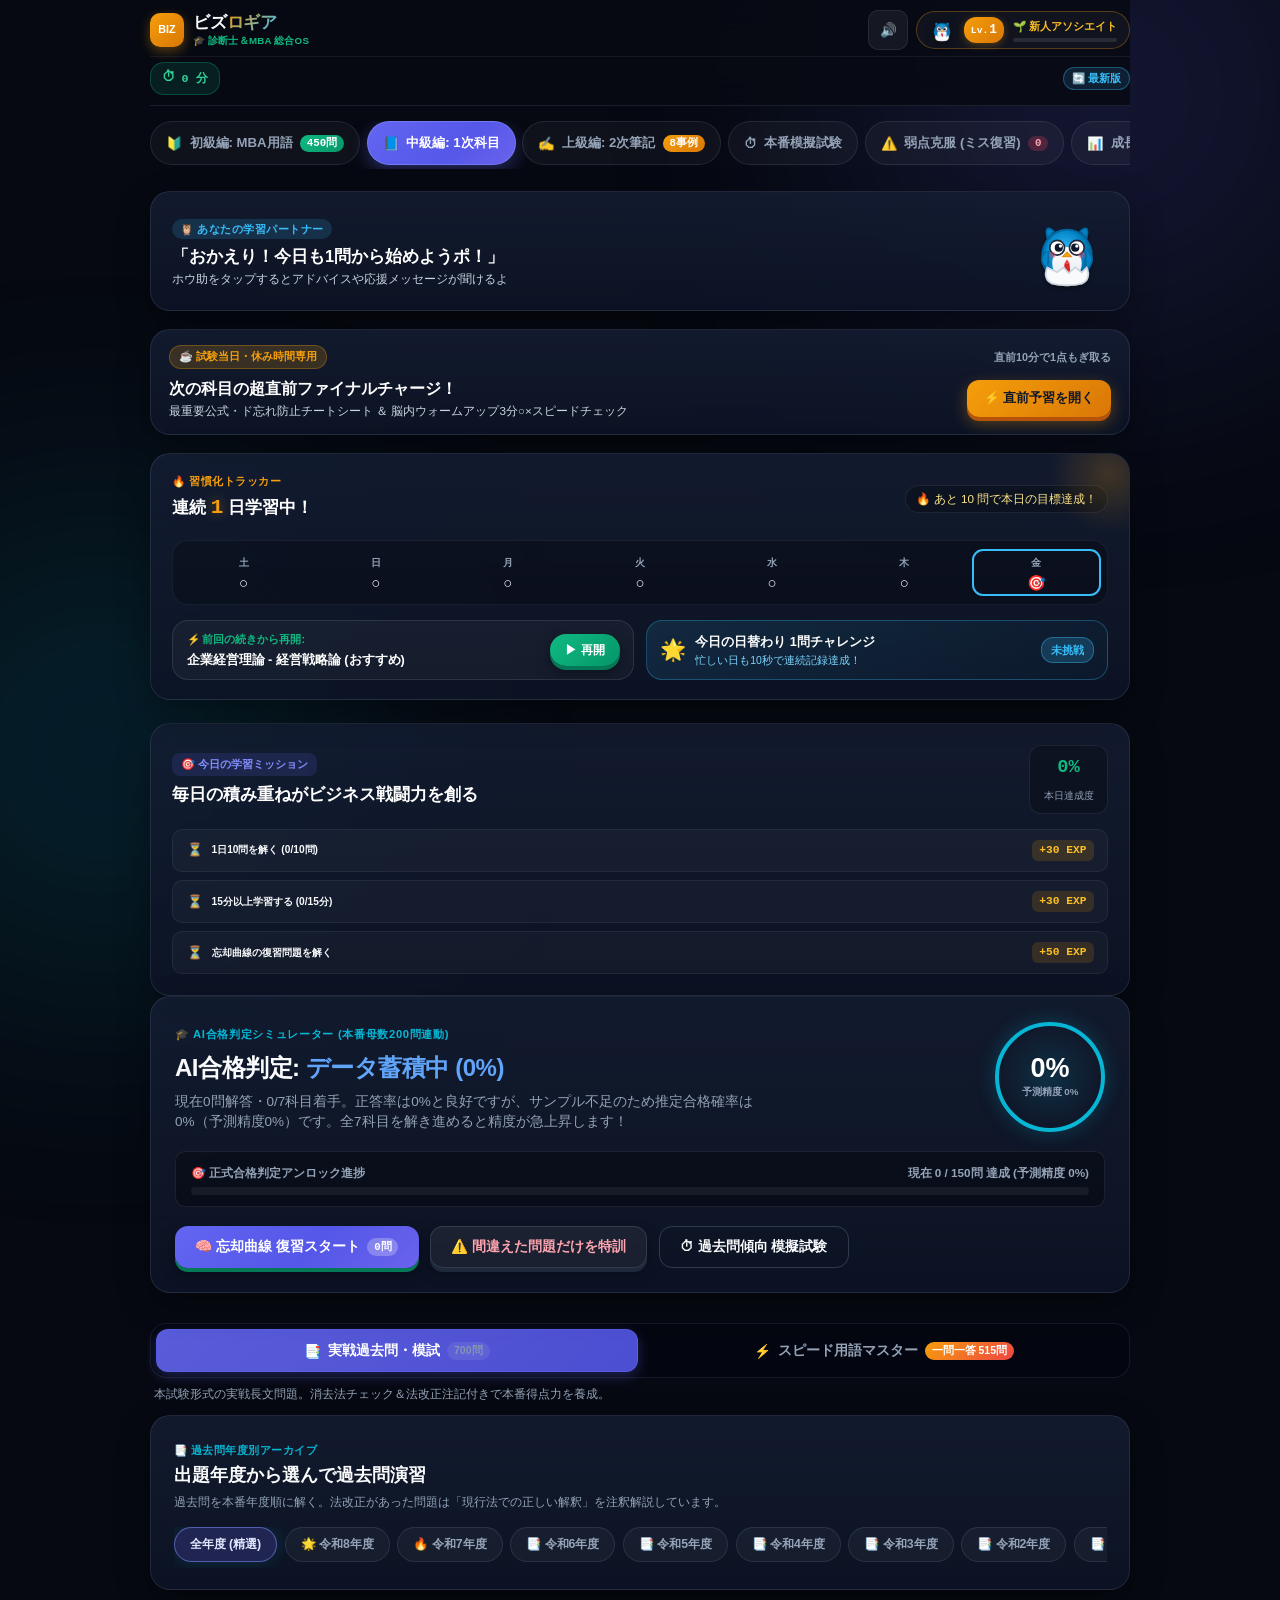
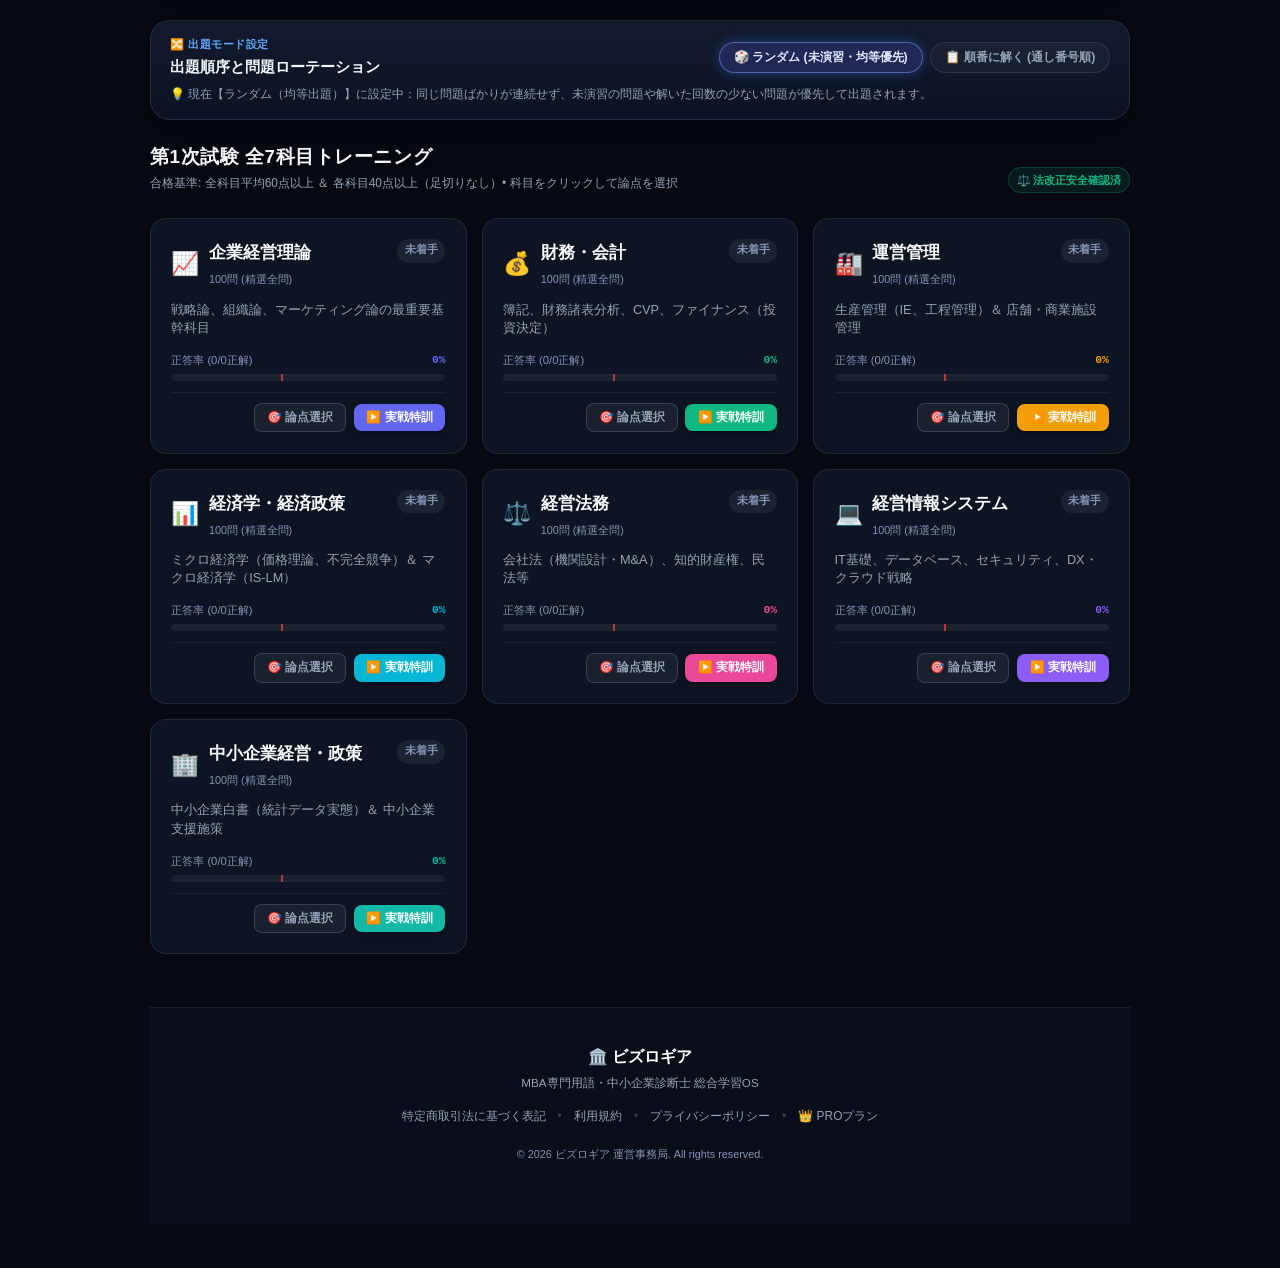
<file: public/index.html>
<!DOCTYPE html>
<html lang="ja">
<head>
  <meta charset="UTF-8">
  <meta name="viewport" content="width=device-width, initial-scale=1.0, viewport-fit=cover">
  <meta name="apple-mobile-web-app-capable" content="yes">
  <meta name="apple-mobile-web-app-status-bar-style" content="black-translucent">
  <meta name="apple-mobile-web-app-title" content="ビズロギア">
  <meta name="theme-color" content="#070a13">
  <meta name="description" content="ビズロギア - 初級編MBA専門用語から中級編診断士1次試験、上級編2次筆記実戦ケーススタディまでビジネス戦闘力を極める総合学習OS">
  <meta property="og:title" content="ビズロギア | MBA用語・中小企業診断士 総合学習OS">
  <meta property="og:description" content="ビズロギア - 初級編MBA専門用語から中級編診断士1次試験、上級編2次筆記実戦ケーススタディまでビジネス戦闘力を極める総合学習OS">
  <meta property="og:type" content="website">
  <meta property="og:image" content="icon.svg">
  <meta name="twitter:card" content="summary">
  <meta name="twitter:title" content="ビズロギア | MBA用語・中小企業診断士 総合学習OS">
  <meta name="twitter:description" content="ビズロギア - 初級編MBA専門用語から中級編診断士1次試験、上級編2次筆記実戦ケーススタディまでビジネス戦闘力を極める総合学習OS">
  <meta name="twitter:image" content="icon.svg">
  <title>ビズロギア | MBA用語・中小企業診断士 総合学習OS</title>

  <!-- Google Fonts -->
  <link rel="preconnect" href="https://fonts.googleapis.com">
  <link rel="preconnect" href="https://fonts.gstatic.com" crossorigin>
  <link href="https://fonts.googleapis.com/css2?family=JetBrains+Mono:wght@500;600;700&family=Noto+Sans+JP:wght@400;500;700;900&family=Outfit:wght@500;600;700;800;900&family=Plus+Jakarta+Sans:wght@400;500;600;700;800&display=swap" rel="stylesheet">

  <!-- PWA & Mobile Web App Settings -->
  <link rel="manifest" href="manifest.json">
  <link rel="icon" type="image/svg+xml" href="icon.svg">
  <link rel="apple-touch-icon" href="icon.svg">

  <!-- Security Headers: CSP, No-Sniff, Referrer -->
  <meta http-equiv="Content-Security-Policy" content="default-src 'self'; script-src 'self' 'unsafe-inline'; style-src 'self' 'unsafe-inline' https://fonts.googleapis.com; font-src 'self' https://fonts.gstatic.com data:; img-src 'self' data: https:; connect-src 'self';">
  <meta http-equiv="X-Content-Type-Options" content="nosniff">
  <meta name="referrer" content="strict-origin-when-cross-origin">

  <!-- Immediate Cache Purge for PWA Updates (v22) -->
  <script>
    if ('caches' in window) {
      caches.keys().then(function(keys) {
        keys.forEach(function(k) {
          if (k !== 'shindanshi-master-v22') caches.delete(k);
        });
      });
    }
  </script>

  <link rel="stylesheet" href="index.css?v=22">
</head>
<body class="theme-dark on-home-view">
  <!-- Dynamic Glow Backgrounds -->
  <div class="bg-orb orb-primary"></div>
  <div class="bg-orb orb-emerald"></div>

  <div id="passApp" class="pass-app-shell">
    
    <!-- Top Global App Bar (スリム＆スマホ最適化: 2段セーフエリア構造) -->
    <header class="app-top-bar" id="appTopBar">
      <div class="top-bar-main-row">
        <div class="bar-left">
          <button id="btnHeaderBack" class="icon-btn-round" style="display: none;" title="一覧に戻る" aria-label="一覧に戻る">
            ←
          </button>
          <div class="brand-container">
            <div class="brand-logo-mark" style="background: linear-gradient(135deg, #f59e0b, #d97706);">
              <span>BIZ</span>
            </div>
            <div class="brand-titles-wrap">
              <h1 class="brand-title">ビズ<span class="gradient-text">ロギア</span></h1>
              <span class="compliance-tag" title="初級MBA用語・中級1次・上級2次筆記まで完全網羅">🎓 診断士＆MBA 総合OS</span>
            </div>
          </div>
        </div>

        <div class="bar-right">
          <!-- サウンド効果音 ON/OFF 切り替えボタン -->
          <button class="sound-toggle-btn" id="btnSoundToggle" title="効果音 ON/OFF" aria-label="効果音 ON/OFF">🔊</button>

          <!-- Live Player Level & Character Avatar Badge (習慣化: アバター進化・タップで対話) -->
          <div class="player-level-badge" id="playerLevelBadge" title="あなたのビジネスアバター (タップで応援メッセージ)">
            <div class="lvl-avatar-icon" id="headerAvatarEmoji">🦉</div>
            <div class="lvl-circle">
              <span class="lvl-prefix">Lv.</span><span id="headerLvlNum">1</span>
            </div>
            <div class="lvl-info">
              <span class="lvl-title" id="headerRankTitle">🌱 新人アソシエイト</span>
              <div class="lvl-bar-track">
                <div class="lvl-bar-fill" id="headerExpBar" style="width: 0%;"></div>
              </div>
            </div>
          </div>

          <!-- Live Pass Probability Gauge (PC用) -->
          <div class="pass-prob-meter desktop-only-badge" id="passProbMeter" title="総合正答率に基づく合格判定">
            <span class="prob-label">判定</span>
            <span class="prob-badge grade-b" id="topPassGrade">B判定</span>
            <span class="prob-rate" id="topPassRate">65%</span>
          </div>
        </div>
      </div>

      <!-- スマホ用サブバー（習慣化ステータス）: 2段目に独立配置することでタイトルを一切圧迫しない -->
      <div class="top-bar-sub-row" id="topBarSubRow">
        <!-- Streak Counter (習慣化: 連続日数) -->
        <div class="streak-badge" id="streakBadge" title="学習継続記録">
          🔥 <span id="streakNum">1</span>日連続
        </div>

        <!-- Live Study Time Auto-Tracker Badge (習慣化: 本日の勉強時間) -->
        <div class="study-time-badge" id="studyTimeBadge" title="自動計測された本日の学習時間">
          <span class="st-icon">⏱</span>
          <span class="st-val" id="headerStudyTimeText">本日 0分</span>
        </div>

        <!-- サブ情報（判定または目標） -->
        <div class="header-status-pill" id="headerPassStatusPill">
          <span class="h-stat-icon">🎓</span>
          <span class="h-stat-val" id="headerPassText">合格判定 B (65%)</span>
        </div>

        <!-- 強制最新版リロード (PWAキャッシュ一発クリア) -->
        <button class="header-refresh-pill" id="btnForceRefresh" title="最新版へ更新 (キャッシュクリア)">
          🔄 最新版
        </button>
      </div>

      <!-- Floating Avatar Speech Bubble (アバター対話・応援吹き出し) -->
      <div class="avatar-speech-bubble" id="avatarSpeechBubble" style="display: none;">
        <span class="bubble-arrow"></span>
        <span class="bubble-text" id="avatarSpeechText">今日も一緒にビジネス戦闘力を高めよう！</span>
      </div>
    </header>

    <!-- Top Navigation Tabs (Desktop & Tablet) -->
    <nav class="app-nav-tabs" id="appNavTabs">
      <button class="nav-tab" data-view="viewMba" id="tabMba">
        <span class="tab-emoji">🔰</span>
        <span>初級編: MBA用語</span>
        <span class="counter-pill" style="background: linear-gradient(135deg, #10b981, #059669); color: #fff;">450問</span>
      </button>
      <button class="nav-tab active" data-view="viewHome" id="tabSubjects">
        <span class="tab-emoji">📘</span>
        <span>中級編: 1次科目</span>
      </button>
      <button class="nav-tab" data-view="viewCaseExam" id="tabCaseExam">
        <span class="tab-emoji">✍️</span>
        <span>上級編: 2次筆記</span>
        <span class="counter-pill" style="background: linear-gradient(135deg, #f59e0b, #d97706); color: #fff;">8事例</span>
      </button>
      <button class="nav-tab" data-view="viewMockExam" id="tabMock">
        <span class="tab-emoji">⏱</span>
        <span>本番模擬試験</span>
      </button>
      <button class="nav-tab" data-view="viewWeakness" id="tabWeakness">
        <span class="tab-emoji">⚠️</span>
        <span>弱点克服 (ミス復習)</span>
        <span class="counter-pill" id="weaknessCountPill">0</span>
      </button>
      <button class="nav-tab" data-view="viewAnalytics" id="tabAnalytics">
        <span class="tab-emoji">📊</span>
        <span>成長・合格診断</span>
      </button>
    </nav>

    <!-- Main Content Area -->
    <main class="main-stage" id="mainStage">

      <!-- ===================================================================
           VIEW 0: 🔰 初級編: MBA専門用語マスター (全7カテゴリ・計150問)
           =================================================================== -->
      <section id="viewMba" class="stage-view">
        
        <!-- MBA Top Screen (カテゴリ選択 & 戦闘力ステータス) -->
        <div id="mbaCategoryView" class="mba-top-container">
          
          <!-- Hero Banner -->
          <div class="mba-hero-card">
            <div class="mba-hero-left">
              <span class="mba-badge-pill">🔰 初級編：ビジネスエキスパートへの第一歩</span>
              <h2 class="mba-hero-title">MBA専門用語マスター 450</h2>
              <p class="mba-hero-desc">
                世界基準のビジネススクールで学ぶ7大コア領域の必須概念を選択式で攻略。問題を解くごとにEXPを獲得し、ビジネス戦闘力（Level）をランクアップさせよう！
              </p>
              <div class="mba-hero-actions">
                <button class="btn btn-primary" id="btnMbaRandomQuiz">
                  <span>🎲 全分野からランダム10問特訓</span>
                  <span class="badge-bubble">+EXP</span>
                </button>
                <button class="btn btn-outline" id="btnMbaWeakQuiz">
                  <span>⚠️ 未マスター用語を集中攻略</span>
                </button>
              </div>
            </div>

            <!-- Player Status Dashboard Card -->
            <div class="mba-player-card">
              <div class="player-rank-header">
                <span class="p-eyebrow">現在のビジネス階級</span>
                <div class="p-title-row">
                  <span class="p-rank-icon" id="mbaStatusRankIcon">🌱</span>
                  <h3 class="p-rank-title" id="mbaStatusRankTitle">新人アソシエイト</h3>
                </div>
              </div>
              
              <div class="p-level-row">
                <span class="p-level-val">Lv. <span id="mbaStatusLevelNum">1</span></span>
                <span class="p-exp-val" id="mbaStatusExpText">0 / 50 EXP</span>
              </div>
              <div class="p-exp-track">
                <div class="p-exp-fill" id="mbaStatusExpFill" style="width: 0%;"></div>
              </div>

              <div class="p-stats-grid">
                <div class="p-stat-item">
                  <span class="p-stat-num" id="mbaStatusMasteredCount">0</span>
                  <span class="p-stat-label">習得用語数</span>
                </div>
                <div class="p-stat-item">
                  <span class="p-stat-num" id="mbaStatusAccuracyPct">--%</span>
                  <span class="p-stat-label">正答率</span>
                </div>
                <div class="p-stat-item">
                  <span class="p-stat-num" id="mbaStatusStreakCount">0</span>
                  <span class="p-stat-label">連続正解</span>
                </div>
              </div>
            </div>
          </div>

          <!-- 7 Categories Grid -->
          <div class="mba-categories-section">
            <div class="section-title-bar">
              <div>
                <h3 class="title-text">MBA 7大コア領域から選んで特訓</h3>
                <p class="title-sub">各分野の専門用語と実務ケースを4択問題でマスターしよう</p>
              </div>
            </div>

            <div class="mba-categories-grid" id="mbaCategoriesGrid">
              <!-- Dynamically populated via app.js -->
            </div>
          </div>

        </div>

        <!-- MBA Active Quiz Container (演習中) -->
        <div id="mbaQuizView" class="mba-quiz-container" style="display: none;">
          <div class="mba-quiz-header">
            <button class="btn btn-sm btn-ghost" id="btnMbaBackToList">← 分野一覧に戻る</button>
            <div class="mba-quiz-progress-box">
              <span class="mba-q-category-tag" id="mbaQuizCategoryTag">経営戦略</span>
              <span class="mba-q-counter" id="mbaQuizCounterText">第 1 / 10 問</span>
            </div>
            <div class="mba-quiz-streak-pill" id="mbaQuizComboPill">
              🔥 <span id="mbaQuizComboNum">0</span> 連続正解中
            </div>
          </div>

          <!-- Progress Bar -->
          <div class="quiz-track-bar">
            <div class="quiz-fill-bar" id="mbaQuizFillBar" style="width: 10%;"></div>
          </div>

          <!-- Question Card -->
          <div class="mba-question-card">
            <div class="mba-term-pill" id="mbaQuizTermPill">3C分析</div>
            <h3 class="mba-q-text" id="mbaQuizQuestionText">
              事業の外部環境および内部環境を整理し、成功要因（KSF）を導き出すフレームワーク「3C分析」の3つの要素として正しい組み合わせはどれか。
            </h3>

            <!-- 4 Options -->
            <div class="mba-options-grid" id="mbaQuizOptionsGrid">
              <!-- Dynamic Options -->
            </div>

            <!-- Instant Explanation & Feedback Box -->
            <div class="mba-feedback-box" id="mbaQuizFeedbackBox" style="display: none;">
              <div class="fb-header">
                <span class="fb-badge" id="mbaQuizResultBadge">⭕️ 正解！ (+20 EXP)</span>
                <span class="fb-exp-gain" id="mbaQuizExpGain">+20 EXP</span>
              </div>
              <div class="fb-explanation" id="mbaQuizExplanationText">
                3C分析はマッキンゼーの大前研一氏が提唱したフレームワークで...
              </div>
              <div class="fb-actions">
                <button class="btn btn-primary" id="btnMbaNextQuestion">次の問題へ進む →</button>
              </div>
            </div>
          </div>

        </div>

        <!-- MBA Session Result Screen -->
        <div id="mbaResultView" class="mba-result-container" style="display: none;">
          <div class="mba-result-card">
            <span class="res-eyebrow">🎉 特訓セッション完了！</span>
            <h2 class="res-title" id="mbaResultTitle">素晴らしい成果です！</h2>
            
            <div class="res-score-circle">
              <span class="res-score-pct" id="mbaResultScorePct">90%</span>
              <span class="res-score-sub" id="mbaResultFraction">9 / 10問 正解</span>
            </div>

            <div class="res-exp-summary">
              <span class="res-exp-label">獲得ビジネスEXP</span>
              <span class="res-exp-num" id="mbaResultExpEarned">+220 EXP</span>
            </div>

            <div class="res-action-buttons">
              <button class="btn btn-secondary" id="btnMbaResultRetry">もう一度解く</button>
              <button class="btn btn-primary" id="btnMbaResultBackTop">分野一覧に戻る</button>
            </div>
          </div>
        </div>

      </section>

      <!-- ===================================================================
           VIEW 1: HOME / 科目一覧 & 忘却曲線
           =================================================================== -->
      <section id="viewHome" class="stage-view active">

        <!-- オリジナルバディキャラクター: ホウ助 (生命感・AI感払拭) -->
        <div class="buddy-welcome-card" id="buddyWelcomeCard">
          <div class="buddy-speech-col">
            <span class="buddy-tag">🦉 あなたの学習パートナー</span>
            <h2 class="buddy-greeting" id="buddyGreetingText">「おかえり！今日も1問から始めようポ！」</h2>
            <p class="buddy-sub" id="buddySubText">ホウ助をタップするとアドバイスや応援メッセージが聞けるよ</p>
          </div>
          <div class="buddy-avatar-col" id="buddyAvatarWrap">
            <!-- Populated by character.js -->
          </div>
        </div>

        <!-- ☕️ 試験当日・休憩時間専用: 次の科目を直前10分で総ざらい (NEW) -->
        <div class="exam-break-banner" id="examBreakBanner">
          <div class="eb-top-row">
            <span class="eb-tag">☕️ 試験当日・休み時間専用</span>
            <span class="eb-hint">直前10分で1点もぎ取る</span>
          </div>
          <div class="eb-main-row">
            <div class="eb-text-col">
              <h3 class="eb-title">次の科目の超直前ファイナルチャージ！</h3>
              <p class="eb-desc">最重要公式・ド忘れ防止チートシート ＆ 脳内ウォームアップ3分○×スピードチェック</p>
            </div>
            <button class="btn-action-primary eb-open-btn" id="btnOpenBreakModal">
              ⚡️ 直前予習を開く
            </button>
          </div>
        </div>

        <!-- 習慣化促進: 週間ストリーク & クイック再開ダッシュボード (NEW) -->
        <div class="habit-streak-card" id="habitStreakCard">
          <div class="habit-header">
            <div class="habit-title-wrap">
              <span class="habit-badge-tag">🔥 習慣化トラッカー</span>
              <h3 class="habit-title">
                連続 <span class="streak-highlight" id="habitStreakNum">1</span> 日学習中！
              </h3>
            </div>
            <span class="habit-cheer" id="habitCheerText">毎日1問でも解いて記録を守ろう</span>
          </div>

          <!-- 週間カレンダー (月〜日 7日間スタンプ) -->
          <div class="weekly-streak-strip" id="weeklyStreakStrip">
            <!-- Populated by JS: 月 火 水 木 金 土 日 -->
          </div>

          <!-- 習慣化アクション: クイック再開 ＆ 1日1問デイリーチャレンジ -->
          <div class="habit-actions-grid">
            <!-- クイック再開ボタン (前回の続きからワンタップで即勉強開始) -->
            <div class="quick-resume-box" id="quickResumeBox">
              <div class="resume-info">
                <span class="resume-label">⚡ 前回の続きから再開:</span>
                <span class="resume-target" id="resumeTargetText">企業経営理論 - 経営戦略論</span>
              </div>
              <button class="btn-resume" id="btnQuickResume">
                <span>▶ 再開</span>
              </button>
            </div>

            <!-- 1日1問デイリーチャレンジ (忙しい日も1問でストリーク確定) -->
            <div class="daily-one-box" id="btnDailyChallenge">
              <div class="d1-content">
                <span class="d1-icon">🌟</span>
                <div class="d1-text-wrap">
                  <span class="d1-title">今日の日替わり 1問チャレンジ</span>
                  <span class="d1-sub">忙しい日も10秒で連続記録達成！</span>
                </div>
              </div>
              <span class="d1-badge" id="dailyChallengeStatusBadge">未挑戦</span>
            </div>
          </div>
        </div>
        
        <!-- Daily Goal & Mission Card (習慣化・デイリーゴール) -->
        <div class="daily-mission-card" id="dailyMissionCard">
          <div class="mission-header">
            <div>
              <span class="mission-tag">🎯 今日の学習ミッション</span>
              <h3 class="mission-title">毎日の積み重ねがビジネス戦闘力を創る</h3>
            </div>
            <div class="mission-circle-wrap">
              <span class="mission-progress-text" id="dailyGoalPct">0%</span>
              <span class="mission-sub">本日達成度</span>
            </div>
          </div>
          <div class="mission-checklist">
            <div class="m-check-item" id="chkMissionQuestions">
              <span class="m-icon-status">⏳</span>
              <span class="m-label">1日10問を解く (<span id="mCountQuestions">0</span>/10問)</span>
              <span class="m-reward">+30 EXP</span>
            </div>
            <div class="m-check-item" id="chkMissionTime">
              <span class="m-icon-status">⏳</span>
              <span class="m-label">15分以上学習する (<span id="mCountTime">0</span>/15分)</span>
              <span class="m-reward">+30 EXP</span>
            </div>
            <div class="m-check-item" id="chkMissionAnki">
              <span class="m-icon-status">⏳</span>
              <span class="m-label">忘却曲線の復習問題を解く</span>
              <span class="m-reward">+50 EXP</span>
            </div>
          </div>
        </div>

        <!-- Live Pass Prediction Hero Card (Benchmark Unlock System) -->
        <div class="prediction-hero-card" id="predictionHeroCard">
          <div class="hero-header">
            <div>
              <span class="hero-eyebrow">🎓 AI合格判定シミュレーター (本番母数200問連動)</span>
              <h2 class="hero-headline" id="heroHeadlineText">正式合格判定: <span class="highlight-grade" id="heroPassGrade">データ蓄積中</span></h2>
              <p class="hero-summary" id="heroPassSummary">
                診断士1次試験（約225問）と同等の演習母数をこなすことで、真の実力と合格可能性（A〜E判定）が正式アンロックされます。
              </p>
            </div>
            <div class="hero-gauge-circle" id="heroGaugeCircle">
              <span class="gauge-value" id="heroPassProbPct">--%</span>
              <span class="gauge-sub" id="heroGaugeSub">信頼度 0%</span>
            </div>
          </div>

          <!-- Benchmark Unlock Progress Bar -->
          <div class="benchmark-progress-box" id="benchmarkProgressBox">
            <div class="bench-labels">
              <span>🎯 正式合格判定アンロック進捗</span>
              <span id="benchCountText">現在 0 / 150問 達成</span>
            </div>
            <div class="bench-track">
              <div class="bench-fill" id="benchFillBar" style="width: 0%;"></div>
            </div>
          </div>

          <!-- Cutoff Warning Alert (if any subject < 40%) -->
          <div class="cutoff-alert-banner" id="cutoffAlertBanner" style="display: none;">
            <span class="alert-icon">🚨</span>
            <div class="alert-body">
              <strong>足切り危険警告 (40%未満の科目があります):</strong>
              <span id="cutoffSubjectsList">経営法務 (33%)</span>
            </div>
          </div>

          <!-- Hero Action Buttons -->
          <div class="hero-action-buttons">
            <button class="btn btn-primary" id="btnHeroAnkiReview">
              <span>🧠 忘却曲線 復習スタート</span>
              <span class="badge-bubble" id="heroAnkiDueCount">0問</span>
            </button>
            <button class="btn btn-secondary" id="btnHeroWeakness">
              <span>⚠️ 間違えた問題だけを特訓</span>
            </button>
            <button class="btn btn-outline" id="btnHeroMock">
              <span>⏱ 過去問傾向 模擬試験</span>
            </button>
          </div>
        </div>

        <!-- Section: Practice Mode Switcher (実戦過去問 vs スピード用語マスター) -->
        <div class="mode-switcher-container">
          <div class="mode-switcher-bar" id="practiceModeSwitcher">
            <button class="mode-tab-btn active" id="tabModeExam" data-mode="exam">
              <span class="tab-icon">📑</span>
              <span class="tab-title">実戦過去問・模試</span>
              <span class="tab-badge">700問</span>
            </button>
            <button class="mode-tab-btn" id="tabModeVocab" data-mode="vocab">
              <span class="tab-icon">⚡</span>
              <span class="tab-title">スピード用語マスター</span>
              <span class="tab-badge special">一問一答 515問</span>
            </button>
          </div>
          <p class="mode-switcher-desc" id="modeSwitcherDesc">本試験形式の実戦長文問題。消去法チェック＆法改正注記付きで本番得点力を養成。</p>
        </div>

        <!-- Section: Exam Year Archive Selector (NEW) -->
        <div class="exam-year-selector-card" id="examYearSelectorCard">
          <div class="year-header">
            <span class="year-tag">📑 過去問年度別アーカイブ</span>
            <h3 class="year-title">出題年度から選んで過去問演習</h3>
            <p class="year-sub">過去問を本番年度順に解く。法改正があった問題は「現行法での正しい解釈」を注釈解説しています。</p>
          </div>
          <div class="year-pills-row" id="yearPillsRow">
            <button class="year-pill active" data-year="all">全年度 (精選)</button>
            <button class="year-pill" data-year="令和8年度">🌟 令和8年度</button>
            <button class="year-pill" data-year="令和7年度">🔥 令和7年度</button>
            <button class="year-pill" data-year="令和6年度">📑 令和6年度</button>
            <button class="year-pill" data-year="令和5年度">📑 令和5年度</button>
            <button class="year-pill" data-year="令和4年度">📑 令和4年度</button>
            <button class="year-pill" data-year="令和3年度">📑 令和3年度</button>
            <button class="year-pill" data-year="令和2年度">📑 令和2年度</button>
            <button class="year-pill" data-year="令和元年度">📑 令和元年度</button>
          </div>
        </div>

        <!-- Section: 出題順序設定 (NEW: 均等スマートランダム vs 順番に解く) -->
        <div class="order-mode-selector-card" id="orderModeSelectorCard">
          <div class="order-mode-header">
            <div>
              <span class="order-tag">🔀 出題モード設定</span>
              <h4 class="order-title">出題順序と問題ローテーション</h4>
            </div>
            <div class="order-pills-row">
              <button class="order-pill-btn active" id="btnOrderSmartRandom" data-order="smart_random" title="未演習の問題を優先し、解いた問題が平均的に万遍なく出題されます">
                🎲 ランダム (未演習・均等優先)
              </button>
              <button class="order-pill-btn" id="btnOrderSequential" data-order="sequential" title="本試験の年度順・第1問からの通し番号順に体系的に演習します">
                📋 順番に解く (通し番号順)
              </button>
            </div>
          </div>
          <p class="order-mode-desc" id="orderModeDescText">
            💡 現在【ランダム（均等出題）】に設定中：同じ問題ばかりが連続せず、未演習の問題や解いた回数の少ない問題が優先して出題されます。
          </p>
        </div>

        <!-- Section: 7 Subjects Grid -->
        <div class="section-title-bar">
          <div>
            <h3 class="title-text">第1次試験 全7科目トレーニング</h3>
            <p class="title-sub">合格基準: 全科目平均60点以上 ＆ 各科目40点以上（足切りなし）• 科目をクリックして論点を選択</p>
          </div>
          <span class="compliance-badge">⚖️ 法改正安全確認済</span>
        </div>

        <div class="subjects-mosaic" id="subjectsMosaic">
          <!-- Populated by JS -->
        </div>

      </section>

      <!-- ===================================================================
           VIEW 2: 模擬試験モード (Mock Exam)
           =================================================================== -->
      <section id="viewMockExam" class="stage-view">
        <div class="mock-intro-card">
          <div class="mock-badge" style="background: linear-gradient(135deg, #f59e0b, #d97706); color: #fff;">🌟 2026/2027年度 最新本試験完全予想</div>
          <h2 class="mock-title">2026/2027年度 中小企業診断士1次試験 最新予想模擬試験</h2>
          <p class="mock-desc">
            来年の診断士本試験の出題傾向を徹底分析。全7科目から合否を分ける超頻出テーマ（両利きの経営・人的資本経営・新リース会計・東証PBR改革・スマートファクトリー・ゼロトラストセキュリティ・意匠商標法改正・生成AI等）を各科目4問、計28問厳選。
            本番同様の緊張感で、全体得点と各科目の「足切りリスク（40%未満）」を精密に測定します。
          </p>

          <div class="mock-params-grid">
            <div class="param-card">
              <span class="param-label">出題数</span>
              <span class="param-val" id="mockQuestionCountText">28 問</span>
            </div>
            <div class="param-card">
              <span class="param-label">制限時間</span>
              <span class="param-val">60 分</span>
            </div>
            <div class="param-card">
              <span class="param-label">合格基準</span>
              <span class="param-val">60% 以上</span>
            </div>
            <div class="param-card alert-param">
              <span class="param-label">足切り条件</span>
              <span class="param-val">40% 未満不可</span>
            </div>
          </div>

          <div class="mock-compliance-info">
            <strong>🛡️ 法改正保証:</strong> 本模擬試験は、令和元年会社法改正、意匠法改正（出願25年）、現行中小企業基本法基準に完全対応しています。法改正による誤った知識の定着を防ぎます。
          </div>

          <button id="btnStartMockExam" class="btn btn-primary btn-lg btn-block pulse-btn">
            <span>⏱ 模擬試験を開始する</span>
          </button>
        </div>
      </section>

      <!-- ===================================================================
           VIEW 3: 弱点克服モード (Weakness Drill)
           =================================================================== -->
      <section id="viewWeakness" class="stage-view">
        <div class="weakness-intro-card">
          <div class="weakness-header">
            <div>
              <span class="weak-tag">⚠️ 弱点集中特訓</span>
              <h2 class="weak-title">間違えた問題だけの復習ドリル</h2>
              <p class="weak-desc">過去に1度でも誤答した問題を抽出し、完全正解できるまで徹底的に反復します。</p>
            </div>
            <div class="weak-count-badge" id="weaknessBigCount">0問</div>
          </div>

          <div id="weaknessEmptyState" class="empty-state-box" style="display: none;">
            <div class="empty-icon">🎉</div>
            <h3 class="empty-title">現在、間違えた問題はありません！</h3>
            <p class="empty-desc">素晴らしい理解度です。模擬試験や科目別トレーニングでさらなる得点源を広げましょう。</p>
            <button class="btn btn-primary" id="btnEmptyGoSubjects">科目別トレーニングへ</button>
          </div>

          <div id="weaknessActionArea">
            <button id="btnStartWeaknessDrill" class="btn btn-primary btn-lg btn-block">
              <span>⚠️ 弱点克服ドリルを開始する</span>
            </button>
          </div>
        </div>
      </section>

      <!-- ===================================================================
           VIEW 4: QUIZ WORKSPACE (演習・本番クイズ画面)
           =================================================================== -->
      <section id="viewQuiz" class="stage-view">
        
        <!-- Quiz Control Bar -->
        <div class="quiz-nav-strip">
          <div class="quiz-meta-left">
            <span class="quiz-sub-pill" id="quizSubPill">
              <span id="quizSubIcon">📈</span>
              <span id="quizSubTitle">企業経営理論</span>
            </span>
            <span class="quiz-mode-pill" id="quizModePill">通常演習</span>
          </div>

          <!-- Timer (Only visible in Mock Exam) -->
          <div class="exam-timer-box" id="examTimerBox" style="display: none;">
            <span class="timer-icon">⏳</span>
            <span class="timer-digits" id="timerDigits">60:00</span>
          </div>

          <!-- Question Progress & Font Controls -->
          <div class="quiz-meta-right">
            <div class="font-sizer">
              <button class="btn-font-size" id="btnFontDecrease" title="文字サイズ縮小">A-</button>
              <button class="btn-font-size" id="btnFontIncrease" title="文字サイズ拡大">A+</button>
            </div>
            <button class="bookmark-btn" id="btnBookmarkToggle" title="この問題をブックマーク" aria-label="この問題をブックマーク">
              <span id="bookmarkIcon">☆</span>
            </button>
            <div class="progress-indicator-text">
              <span id="currentQIndexText">1</span> / <span id="totalQCountText">10</span>
            </div>
          </div>
        </div>

        <!-- Progress Bar Line -->
        <div class="quiz-progress-track">
          <div class="quiz-progress-bar-fill" id="quizProgressBarFill" style="width: 10%;"></div>
        </div>

        <!-- Question Sheet Card -->
        <div class="question-sheet-card" id="questionSheetCard">
          
          <!-- Tags & Compliance Note -->
          <div class="question-header-row">
            <div class="tags-cluster">
              <span class="category-chip" id="qCategoryChip">経営戦略論</span>
              <span class="source-chip" id="qSourceChip">過去問精選</span>
              <span class="difficulty-stars" id="qDifficultyStars">★★☆</span>
            </div>
            <div class="compliance-chip" id="qComplianceChip" title="最新法規・出題基準準拠">
              🛡️ 法改正チェック済
            </div>
          </div>

          <!-- Revision Note Banner (Special notice for Law & Policy) -->
          <div class="revision-notice-banner" id="revisionNoticeBanner" style="display: none;">
            <span class="rev-icon">📌</span>
            <span class="rev-text" id="revisionNoticeText">法改正注記</span>
          </div>

          <!-- Question Text -->
          <div class="question-text-area" id="questionTextArea">
            <span class="quiz-loading" role="status"><span class="loading-spinner" aria-hidden="true"></span>問題文読み込み中...</span>
          </div>

          <div class="elimination-hint-bar">
            <span>💡 選択肢横の「✕」を押すと、消去法（取り消し線）で候補を絞り込めます</span>
          </div>

          <!-- Options Grid -->
          <div class="options-sheet" id="optionsSheet">
            <!-- Populated by JS -->
          </div>

          <!-- Answer & In-depth Explanation Drawer -->
          <div class="explanation-drawer" id="explanationDrawer" style="display: none;">
            
            <div class="verdict-status-strip" id="verdictStatusStrip">
              <span class="verdict-icon-big" id="verdictIconBig">⭕</span>
              <div>
                <h3 class="verdict-heading" id="verdictHeading">正解！完璧な理解です</h3>
                <span class="verdict-subtext" id="verdictSubtext">正解の論点と他肢の誤答理由を確認しましょう</span>
              </div>
            </div>

            <!-- Key Point Flashcard -->
            <div class="keypoint-flashcard">
              <div class="keypoint-title-bar">
                <span>⚡ 試験に出る！最重要暗記ポイント</span>
              </div>
              <p class="keypoint-body" id="keypointBody">ポイント要約</p>
            </div>

            <!-- Detailed breakdown per choice (ア〜エ) -->
            <div class="options-breakdown-box">
              <h4 class="breakdown-title">各選択肢の徹底解説</h4>
              <div class="breakdown-list" id="optionsBreakdownList">
                <!-- Populated by JS -->
              </div>
            </div>

            <!-- General Explanation -->
            <div class="general-explanation-box">
              <h4 class="gen-title">総合背景解説</h4>
              <div class="gen-body" id="generalExplanationBody">解説本文...</div>
            </div>

            <!-- Anki Spaced Repetition Buttons -->
            <div class="anki-spaced-box" id="ankiSpacedBox">
              <span class="anki-intro-label">🧠 あなたの記憶定着度を選択（次の出題タイミングを自動調整）:</span>
              <div class="anki-ratings-row">
                <button class="anki-pill anki-again" data-rating="again">
                  <span class="interval-text">10分後</span>
                  <span class="rate-name">もう一度 (復習)</span>
                </button>
                <button class="anki-pill anki-hard" data-rating="hard">
                  <span class="interval-text">1日後</span>
                  <span class="rate-name">難しい</span>
                </button>
                <button class="anki-pill anki-good" data-rating="good">
                  <span class="interval-text">3日後</span>
                  <span class="rate-name">普通</span>
                </button>
                <button class="anki-pill anki-easy" data-rating="easy">
                  <span class="interval-text">7日後</span>
                  <span class="rate-name">簡単！</span>
                </button>
              </div>
            </div>

            <!-- Next Button -->
            <button id="btnQuizNext" class="btn btn-primary btn-lg btn-block next-action-btn">
              <span>次の問題へ進む ➔</span>
            </button>

          </div>

        </div>

      </section>

      <!-- ===================================================================
           VIEW 5: RESULTS & SCORE REPORT (合否判定・分析レポート)
           =================================================================== -->
      <section id="viewResult" class="stage-view">
        <div class="result-report-card">
          
          <div class="result-banner" id="resultVerdictBanner">
            <span class="result-badge-verdict" id="resultBadgeVerdict">合格基準 達成！</span>
            <h2 class="result-headline" id="resultHeadline">第1次試験 合格判定: A判定</h2>
            <p class="result-sub-desc" id="resultSubDesc">
              総得点60%以上をクリアし、かつ全科目で40%以上の足切りを回避しました。
            </p>
          </div>

          <!-- Overall Score Numbers -->
          <div class="score-summary-cluster">
            <div class="score-stat-cell">
              <span class="cell-label">総合正答率</span>
              <span class="cell-num highlight-color" id="resultTotalScorePct">75%</span>
            </div>
            <div class="score-stat-cell">
              <span class="cell-label">正解数 / 総問題数</span>
              <span class="cell-num" id="resultCorrectFraction">12 / 16問</span>
            </div>
            <div class="score-stat-cell">
              <span class="cell-label">足切り判定 (40%未満)</span>
              <span class="cell-num" id="resultCutoffStatus">なし (クリア)</span>
            </div>
          </div>

          <!-- Subject by Subject Breakdown Table -->
          <div class="subject-breakdown-section">
            <h3 class="breakdown-headline">科目別 成績 ＆ 足切りチェック</h3>
            <div class="subject-scores-list" id="resultSubjectScoresList">
              <!-- Populated by JS -->
            </div>
          </div>

          <div class="result-button-row">
            <button class="btn btn-secondary" id="btnResultRetrySame">
              もう一度解き直す
            </button>
            <button class="btn btn-primary" id="btnResultBackHome">
              科目一覧へ戻る
            </button>
          </div>

        </div>
      </section>

      <!-- ===================================================================
           VIEW 6: ANALYTICS & PASS DIAGNOSTIC (合格診断・分析)
           =================================================================== -->
      <section id="viewAnalytics" class="stage-view">
        <div class="analytics-dashboard">
          
          <div class="analytics-header">
            <div>
              <h2 class="analytics-title">学習データ分析 ＆ 合格シミュレーション</h2>
              <p class="analytics-desc">これまでの全解答履歴に基づき、最新の合格確率と苦手科目を可視化します。</p>
            </div>
            <button class="btn btn-outline btn-xs" id="btnResetHistory">データ初期化</button>
          </div>

          <!-- Diagnostic Cards Grid -->
          <div class="diagnostic-grid">
            
            <div class="diag-card">
              <div style="display: flex; justify-content: space-between; align-items: center; margin-bottom: 0.5rem;">
                <h3 class="diag-title" style="margin: 0;">推定合格シミュレーション</h3>
                <span class="badge-confidence" id="diagConfidenceBadge" style="font-size: 0.78rem; padding: 3px 8px; border-radius: 6px; background: rgba(59, 130, 246, 0.15); color: #60a5fa; border: 1px solid rgba(59, 130, 246, 0.3);">予測精度: 0%</span>
              </div>
              <div class="diag-metric-box">
                <span class="diag-big-number" id="diagPassProbBig">0%</span>
                <span class="diag-grade-tag grade-b" id="diagGradeBig">測定中</span>
              </div>
              <!-- Confidence Progress Bar -->
              <div class="confidence-meter-box" style="margin: 0.8rem 0 0.6rem 0;">
                <div style="display: flex; justify-content: space-between; font-size: 0.78rem; color: var(--text-muted); margin-bottom: 4px;">
                  <span>判定信頼度 (母数＆7科目網羅)</span>
                  <span id="diagConfidencePct" style="color: #60a5fa; font-weight: 600;">0%</span>
                </div>
                <div class="bench-track" style="height: 6px; background: rgba(255, 255, 255, 0.08); border-radius: 999px; overflow: hidden;">
                  <div class="bench-fill" id="diagConfidenceBar" style="width: 0%; height: 100%; background: linear-gradient(90deg, #3b82f6, #10b981); transition: width 0.4s ease;"></div>
                </div>
              </div>
              <p class="diag-advice" id="diagAdviceText">
                現在、全体平均は合格圏内（60%超）です。弱点科目の底上げでA判定を目指しましょう。
              </p>
            </div>

            <div class="diag-card">
              <h3 class="diag-title">総解答統計</h3>
              <div class="diag-stat-rows">
                <div class="d-row">
                  <span>累計解答数:</span>
                  <strong id="diagTotalAnswered">0 問</strong>
                </div>
                <div class="d-row">
                  <span>累計正解数:</span>
                  <strong id="diagTotalCorrect">0 問</strong>
                </div>
                <div class="d-row">
                  <span>総合正答率:</span>
                  <strong id="diagTotalAccuracy">0%</strong>
                </div>
                <div class="d-row">
                  <span>要復習問題 (Anki):</span>
                  <strong id="diagDueCount">0 問</strong>
                </div>
              </div>
            </div>

            <!-- Study Time Auto-Log Card (NEW) -->
            <div class="diag-card">
              <h3 class="diag-title">⏱ 自動計測 学習時間</h3>
              <div class="diag-stat-rows">
                <div class="d-row">
                  <span>本日の学習時間:</span>
                  <strong id="diagTodayStudyTime" style="color: #10b981;">0 分</strong>
                </div>
                <div class="d-row">
                  <span>今週の学習時間:</span>
                  <strong id="diagWeeklyStudyTime">0 時間</strong>
                </div>
                <div class="d-row">
                  <span>総累計学習時間:</span>
                  <strong id="diagTotalStudyTime" style="color: #fbbf24;">0 時間</strong>
                </div>
                <div class="d-row">
                  <span>1日あたり平均:</span>
                  <strong id="diagDailyAvgTime">0 分 / 日</strong>
                </div>
              </div>
            </div>

          </div>

          <!-- Subject Mastery Levels -->
          <div class="mastery-section">
            <h3 class="mastery-title">科目別 習熟度 & 足切り（40%）危険度メーター</h3>
            <div class="mastery-bars-container" id="masteryBarsContainer">
              <!-- Populated by JS -->
            </div>
          </div>

          <!-- Achievements & Badges Collection (NEW: 実績システム) -->
          <div class="achievements-section">
            <div class="section-title-bar">
              <div>
                <h3 class="title-text">🏆 アチーブメント・実績バッジコレクション</h3>
                <p class="title-sub">学習のマイルストーンを達成して名誉あるバッジとボーナスEXPを獲得しよう</p>
              </div>
              <span class="badge-count-pill" id="unlockedBadgesCountPill">獲得: 0 / 12</span>
            </div>
            <div class="badges-grid" id="achievementsBadgesGrid">
              <!-- Dynamic Badges -->
            </div>
          </div>

          <!-- Data Backup & Cloud Sync Prep (NEW: セキュリティ & LTV保護) -->
          <div class="data-backup-card">
            <div class="backup-header">
              <div>
                <h3 class="backup-title">💾 学習データの安全バックアップ ＆ 復元</h3>
                <p class="backup-desc">
                  ブラウザのキャッシュ消去や端末の機種変更でも安心。学習履歴・レベル・2次記述下書きをワンクリックで安全にJSON保存・復元できます。
                </p>
              </div>
            </div>
            <div class="backup-actions-row">
              <button class="btn btn-primary" id="btnExportData">
                📥 データをダウンロード保存 (JSON)
              </button>
              <label class="btn btn-outline" style="cursor: pointer; margin: 0;">
                📤 バックアップから復元
                <input type="file" id="fileImportData" accept=".json" style="display: none;">
              </label>
            </div>
          </div>

        </div>
      </section>

      <!-- ===================================================================
           VIEW 7: 2次筆記試験 実戦ケーススタディ演習 (事例 I〜IV 全8事例)
           =================================================================== -->
      <section id="viewCaseExam" class="stage-view">
        
        <!-- Case List Screen (事例一覧) -->
        <div id="caseListView" class="case-list-container">
          <div class="case-hero-banner">
            <div class="case-hero-content">
              <span class="hero-tag">✍️ 中小企業診断士 第2次筆記試験 実戦対策</span>
              <h2 class="case-hero-title">事例 I〜IV 完全攻略ケーススタディ</h2>
              <p class="case-hero-desc">
                約2,000字の実戦与件文、80分タイムアタック、制限文字数カウンター、そしてAI採点基準（キーワード抽出・模範解答・思考プロセス解説）を完備した本格演習システムです。
              </p>
            </div>
            <div class="case-hero-stats">
              <div class="c-stat-box">
                <span class="c-stat-num">8</span>
                <span class="c-stat-label">収録事例</span>
              </div>
              <div class="c-stat-box">
                <span class="c-stat-num">33</span>
                <span class="c-stat-label">実戦設問</span>
              </div>
              <div class="c-stat-box">
                <span class="c-stat-num">100%</span>
                <span class="c-stat-label">採点基準完備</span>
              </div>
            </div>
          </div>

          <!-- Category Filter Bar -->
          <div class="case-filter-bar">
            <button class="case-filter-btn active" data-filter="all">すべて (8事例)</button>
            <button class="case-filter-btn" data-filter="case1">事例 I (組織・人事)</button>
            <button class="case-filter-btn" data-filter="case2">事例 II (マーケ・流通)</button>
            <button class="case-filter-btn" data-filter="case3">事例 III (生産・技術)</button>
            <button class="case-filter-btn" data-filter="case4">事例 IV (財務・会計)</button>
          </div>

          <!-- Case Cards Grid -->
          <div class="case-cards-grid" id="caseCardsGrid">
            <!-- Dynamic Injection via app.js -->
          </div>
        </div>

        <!-- Case Workspace Screen (演習画面) -->
        <div id="caseWorkspaceView" class="case-workspace-container" style="display: none;">
          
          <!-- Workspace Control Bar -->
          <div class="case-workspace-bar">
            <div class="bar-left-group">
              <button class="btn btn-sm btn-ghost" id="btnCaseBackToList">← 事例一覧へ</button>
              <span class="case-type-badge" id="wsCaseTypeBadge">事例 I</span>
              <h3 class="ws-case-title" id="wsCaseTitle">老舗精密金型・機械部品メーカー A社</h3>
            </div>
            <div class="bar-right-group">
              <div class="case-timer-box">
                <span class="timer-icon">⏱</span>
                <span class="timer-val" id="caseTimerDisplay">80:00</span>
                <button class="timer-toggle-btn" id="btnCaseTimerToggle" title="一時停止/再開">⏸</button>
              </div>
              <span class="draft-indicator" id="caseDraftIndicator">💾 自動保存済</span>
            </div>
          </div>

          <!-- Mobile Tab Switcher (与件文 / 設問) -->
          <div class="case-mobile-switch" id="caseMobileSwitch">
            <button class="c-mob-tab active" id="btnMobTabStory">📄 与件文・財務諸表</button>
            <button class="c-mob-tab" id="btnMobTabQuestions">✍️ 設問・記述解答</button>
          </div>

          <!-- Split Workspace Layout -->
          <div class="case-split-layout">
            
            <!-- Left Pane: Story / Financial Data -->
            <div class="case-story-pane" id="caseStoryPane">
              <div class="story-header-card">
                <h4 class="company-name" id="storyCompanyName">企業概要</h4>
                <div class="company-meta-tags" id="storyCompanyMeta">
                  <!-- industry, scale badges -->
                </div>
                <div class="company-summary-box" id="storyCompanySummary">
                  <!-- business, features -->
                </div>
              </div>

              <!-- Financial Tables (For Case IV) -->
              <div class="case-financials-area" id="caseFinancialsArea" style="display: none;">
                <h4 class="sec-heading">📊 財務諸表データ（貸借対照表・損益計算書）</h4>
                <div class="financial-tables-container" id="financialTablesContent">
                  <!-- Dynamic Tables -->
                </div>
              </div>

              <!-- Story Paragraphs -->
              <div class="case-story-content">
                <h4 class="sec-heading">📜 与件文</h4>
                <div class="story-paragraphs" id="storyParagraphs">
                  <!-- Dynamic Paragraphs -->
                </div>
              </div>
            </div>

            <!-- Right Pane: Questions & Answer Inputs -->
            <div class="case-questions-pane" id="caseQuestionsPane">
              
              <!-- Questions Navigation Strip -->
              <div class="case-q-nav" id="caseQNav">
                <!-- Q1, Q2, Q3 buttons -->
              </div>

              <!-- Active Question Card -->
              <div class="case-q-active-card" id="caseQActiveCard">
                <!-- Active Question Content -->
              </div>

            </div>

          </div>

        </div>

      </section>

      <!-- Case Scoring & Explanation Modal -->
      <div id="caseResultModal" class="case-modal-overlay" style="display: none;" role="dialog" aria-modal="true" aria-labelledby="modalQTitle">
        <div class="case-modal-content">
          <div class="modal-header">
            <div>
              <span class="modal-eyebrow">🎯 採点・キーワード診断レポート</span>
              <h3 class="modal-title" id="modalQTitle">第1問 採点結果</h3>
            </div>
            <button class="modal-close-btn" id="btnCloseCaseModal" aria-label="閉じる">×</button>
          </div>

          <div class="modal-body" id="modalResultBody">
            <!-- Dynamic Result Content -->
          </div>

          <div class="modal-footer">
            <button class="btn btn-secondary" id="btnModalCloseSecondary">閉じる</button>
            <button class="btn btn-primary" id="btnModalNextQ">次の設問へ →</button>
          </div>
        </div>
      </div>

      <!-- Level Up Celebration Modal (NEW: ゲームシステム) -->
      <div id="levelUpModal" class="case-modal-overlay" style="display: none;" role="dialog" aria-modal="true" aria-label="レベルアップ">
        <div class="level-up-modal-card">
          <div class="lvl-up-sparkle">✨ ランクアップ！ ✨</div>
          <div class="lvl-up-icon-wrap" id="lvlUpModalIcon">🚀</div>
          <h2 class="lvl-up-headline">LEVEL UP!</h2>
          <div class="lvl-up-number-badge">Lv. <span id="lvlUpModalLevel">5</span></div>
          <p class="lvl-up-sub">ビジネス戦闘力が高まり、新たな称号を獲得しました！</p>
          <div class="lvl-up-new-title-box">
            <span class="new-title-label">新称号獲得</span>
            <div class="new-title-text" id="lvlUpModalRankTitle">💼 自立型プレイヤー</div>
          </div>
          <button class="btn btn-primary btn-block" id="btnLevelUpClose">
            さらなる高みを目指す 🔥
          </button>
        </div>
      </div>

      <!-- Sub-Category Selection Modal (NEW: 論点・小カテゴリ選択ダイアログ) -->
      <div id="subCategoryModal" class="case-modal-overlay" style="display: none;" role="dialog" aria-modal="true" aria-labelledby="subcatModalTitle">
        <div class="subcat-modal-card">
          <div class="subcat-modal-header">
            <div class="subcat-modal-title-box">
              <span class="subcat-modal-icon" id="subcatModalIcon">📈</span>
              <div>
                <h3 class="subcat-modal-title" id="subcatModalTitle">企業経営理論</h3>
                <p class="subcat-modal-sub" id="subcatModalSub">演習する論点・小カテゴリを選択してください</p>
              </div>
            </div>
            <button class="modal-close-btn" id="btnCloseSubcatModal" aria-label="閉じる">×</button>
          </div>

          <!-- Question Count in modal -->
          <div class="modal-order-toggle-box">
            <span class="m-order-label">演習問数:</span>
            <div class="order-pills-row" id="modalCountPills">
              <button class="order-pill-btn" data-count="10">⚡ 10問特訓</button>
              <button class="order-pill-btn" data-count="20">🔥 20問強化</button>
              <button class="order-pill-btn active" data-count="all">📚 全問コンプリート</button>
            </div>
          </div>

          <!-- Order mode toggle in modal -->
          <div class="modal-order-toggle-box">
            <span class="m-order-label">出題順序:</span>
            <div class="order-pills-row">
              <button class="order-pill-btn active" id="mBtnOrderRandom">🎲 ランダム均等</button>
              <button class="order-pill-btn" id="mBtnOrderSeq">📋 順番に解く</button>
            </div>
          </div>

          <!-- Sub-categories Grid List -->
          <div class="subcat-modal-list" id="subcatModalList">
            <!-- Populated by JS -->
          </div>
        </div>
      </div>

      <!-- MBA Sub-Category Selection Modal (初級編: MBA論点・小カテゴリ選択ダイアログ) -->
      <div id="mbaSubCategoryModal" class="case-modal-overlay" style="display: none;" role="dialog" aria-modal="true" aria-labelledby="mbaSubcatModalTitle">
        <div class="subcat-modal-card">
          <div class="subcat-modal-header">
            <div class="subcat-modal-title-box">
              <span class="subcat-modal-icon" id="mbaSubcatModalIcon">♟️</span>
              <div>
                <h3 class="subcat-modal-title" id="mbaSubcatModalTitle">経営戦略 (Strategy)</h3>
                <p class="subcat-modal-sub" id="mbaSubcatModalSub">演習する論点・小カテゴリを選択してください</p>
              </div>
            </div>
            <button class="modal-close-btn" id="btnCloseMbaSubcatModal" aria-label="閉じる">×</button>
          </div>

          <!-- Question Count in modal -->
          <div class="modal-order-toggle-box">
            <span class="m-order-label">演習問数:</span>
            <div class="order-pills-row" id="mbaModalCountPills">
              <button class="order-pill-btn active" data-count="10">⚡ 10問特訓</button>
              <button class="order-pill-btn" data-count="20">🔥 20問強化</button>
              <button class="order-pill-btn" data-count="all">📚 全問コンプリート</button>
            </div>
          </div>

          <!-- Order mode toggle in modal -->
          <div class="modal-order-toggle-box" style="margin-top: -0.5rem;">
            <span class="m-order-label">出題順序:</span>
            <div class="order-pills-row">
              <button class="order-pill-btn active" id="mbaBtnOrderRandom">🎲 ランダム均等</button>
              <button class="order-pill-btn" id="mbaBtnOrderSeq">📋 順番に解く</button>
            </div>
          </div>

          <!-- Sub-categories Grid List -->
          <div class="subcat-modal-list" id="mbaSubcatModalList">
            <!-- Populated by JS -->
          </div>
        </div>
      </div>

      <!-- ☕️ 試験当日・休憩時間専用 直前ファイナルチャージ モーダル -->
      <div id="examBreakModal" class="case-modal-overlay" style="display: none;" role="dialog" aria-modal="true" aria-labelledby="bmSubjectTitle">
        <div class="break-modal-card">
          <div class="break-modal-header">
            <div class="bm-header-titles">
              <span class="bm-tag">☕️ 当日休憩時間専用（直前10分で総ざらい）</span>
              <h2 class="bm-title" id="bmSubjectTitle">📊 経済学・経済政策 ファイナルチャージ</h2>
            </div>
            <button class="modal-close-btn" id="btnCloseBreakModal" aria-label="閉じる">×</button>
          </div>

          <!-- 科目選択タブ (親指スワイプ) -->
          <div class="break-subject-nav" id="breakSubjectNav">
            <button class="bs-tab active" data-sub="economics">📊 経済</button>
            <button class="bs-tab" data-sub="finance">💰 財務</button>
            <button class="bs-tab" data-sub="management">📈 経営</button>
            <button class="bs-tab" data-sub="operations">🏭 運営</button>
            <button class="bs-tab" data-sub="law">⚖️ 法務</button>
            <button class="bs-tab" data-sub="it">💻 情報</button>
            <button class="bs-tab" data-sub="policy">📜 中小政策</button>
          </div>

          <div class="break-modal-body">
            <!-- ホウ助の激励メッセージ -->
            <div class="break-buddy-box">
              <div class="bb-avatar" id="breakBuddyAvatar">🦉</div>
              <p class="bb-quote" id="breakBuddyQuote">「深呼吸して！取れる基本問題を確実に拾おうポ！」</p>
            </div>

            <!-- 切替: 📜 直前チートシート vs ⚡️ 3分○×スピード確認 -->
            <div class="break-section-switch">
              <button class="bss-tab active" id="btnBssCheat">📜 最重要チートシート (公式・要点)</button>
              <button class="bss-tab" id="btnBssQuiz">⚡️ 3分○×スピード確認 (5問)</button>
            </div>

            <!-- チートシート表示エリア -->
            <div class="break-cheatsheet-area" id="breakCheatsheetArea">
              <!-- Populated by JS -->
            </div>

            <!-- ○×クイズ表示エリア -->
            <div class="break-quiz-area" id="breakQuizArea" style="display: none;">
              <!-- Populated by JS -->
            </div>
          </div>

          <div class="break-modal-footer">
            <button class="btn btn-outline" id="btnBreakModalCloseBottom">閉じて試験に集中する</button>
          </div>
        </div>
      </div>

      <!-- Legal Documents Modal (特定商取引法・利用規約・プライバシーポリシー) -->
      <div id="legalModal" class="case-modal-overlay" style="display: none;" role="dialog" aria-modal="true" aria-label="法的情報">
        <div class="legal-modal-card">
          <div class="legal-modal-header">
            <div class="legal-tab-nav" id="legalTabNav">
              <button class="legal-tab-btn active" data-legal="tokusho">特定商取引法</button>
              <button class="legal-tab-btn" data-legal="terms">利用規約</button>
              <button class="legal-tab-btn" data-legal="privacy">プライバシー</button>
            </div>
            <button class="modal-close-btn" id="btnCloseLegalModal" aria-label="閉じる">×</button>
          </div>
          <div class="legal-modal-body" id="legalModalBody">
            <!-- Populated by JS -->
          </div>
        </div>
      </div>

      <!-- App Site Footer & Legal Links -->
      <footer class="app-site-footer">
        <div class="footer-inner">
          <div class="footer-brand">
            <span class="f-logo">🏛️ ビズロギア</span>
            <span class="f-tagline">MBA専門用語・中小企業診断士 総合学習OS</span>
          </div>
          <div class="footer-links">
            <a href="javascript:void(0)" onclick="openLegalModal('tokusho')">特定商取引法に基づく表記</a>
            <span>•</span>
            <a href="javascript:void(0)" onclick="openLegalModal('terms')">利用規約</a>
            <span>•</span>
            <a href="javascript:void(0)" onclick="openLegalModal('privacy')">プライバシーポリシー</a>
            <span>•</span>
            <a href="javascript:void(0)" onclick="openProModal()">👑 PROプラン</a>
          </div>
          <p class="footer-copy">© 2026 ビズロギア 運営事務局. All rights reserved.</p>
        </div>
      </footer>

    </main>

    <!-- Mobile Bottom App Bar (Optimized for Thumb Flow) -->
    <nav class="mobile-bottom-tabs" id="mobileBottomTabs">
      <button class="m-tab" data-view="viewMba">
        <span class="m-icon">🔰</span>
        <span class="m-label">MBA</span>
      </button>
      <button class="m-tab active" data-view="viewHome">
        <span class="m-icon">📚</span>
        <span class="m-label">1次科目</span>
      </button>
      <button class="m-tab" data-view="viewCaseExam">
        <span class="m-icon">✍️</span>
        <span class="m-label">2次筆記</span>
      </button>
      <button class="m-tab" data-view="viewMockExam">
        <span class="m-icon">⏱</span>
        <span class="m-label">模試</span>
      </button>
      <button class="m-tab" data-view="viewWeakness">
        <span class="m-icon">⚠️</span>
        <span class="m-label">弱点</span>
      </button>
      <button class="m-tab" data-view="viewAnalytics">
        <span class="m-icon">📊</span>
        <span class="m-label">分析</span>
      </button>
    </nav>

    <!-- Toast Notification -->
    <div id="toastNotification" class="toast-popup" role="status" aria-live="polite"></div>

    <!-- Celebration Confetti Canvas (NEW: 達成演出) -->
    <canvas id="confettiCanvas" class="confetti-canvas" style="display: none;"></canvas>

  </div>

  <!-- MBA Vocab Master Modules (初級編: MBA専門用語 451問) -->
  <script src="data/mba_vocab.js?v=13"></script>

  <!-- Subject Question Modules (実戦過去問 700問) -->
  <script src="data/management.js"></script>
  <script src="data/finance.js"></script>
  <script src="data/operations.js"></script>
  <script src="data/economics.js"></script>
  <script src="data/law.js"></script>
  <script src="data/it.js"></script>
  <script src="data/policy.js"></script>

  <!-- Speed Vocab Master Modules (スピード用語マスター 515問) -->
  <script src="data/vocab_management.js"></script>
  <script src="data/vocab_finance.js"></script>
  <script src="data/vocab_operations.js"></script>
  <script src="data/vocab_economics.js"></script>
  <script src="data/vocab_law.js"></script>
  <script src="data/vocab_it.js"></script>
  <script src="data/vocab_policy.js"></script>

  <!-- Case Exam Modules (第2次筆記試験 事例 I〜IV 全8事例) -->
  <script src="data/cases_data.js"></script>

  <!-- Exam Break Modules (当日の休憩時間専用 直前ファイナルチャージ) -->
  <script src="data/exam_break_data.js"></script>

  <!-- Character & Sound Engines (AI感払拭・Duolingo風インタラクション) -->
  <script src="sound.js?v=22"></script>
  <script src="character.js?v=22"></script>

  <script src="questions.js?v=22"></script>
  <script src="app.js?v=22"></script>

  <!-- Service Worker for Offline / PWA Support & Automatic Update Flow -->
  <script>
    if ('serviceWorker' in navigator) {
      let refreshing = false;
      navigator.serviceWorker.addEventListener('controllerchange', () => {
        if (!refreshing) {
          refreshing = true;
          window.location.reload();
        }
      });

      window.addEventListener('load', () => {
        navigator.serviceWorker.register('./service-worker.js?v=22')
          .then(reg => {
            console.log('PWA Service Worker registered:', reg.scope);
            // サーバー上の最新SWを即座に確認
            reg.update();
            reg.addEventListener('updatefound', () => {
              const newWorker = reg.installing;
              if (newWorker) {
                newWorker.addEventListener('statechange', () => {
                  if (newWorker.state === 'installed' && navigator.serviceWorker.controller) {
                    // 新バージョンがインストールされたらユーザーに通知
                    if (typeof showToast === 'function') {
                      showToast('🚀 新バージョンが利用可能です。更新中...');
                    }
                  }
                });
              }
            });
          })
          .catch(err => console.log('Service Worker registration failed:', err));
      });
    }
  </script>
</body>
</html>
</file>
<file: index.css>
/* ==========================================================================
   診断士 PassPro - Commercial Grade Design System & Styles
   Engineered for Professional Learners: Flawless Typography, Visual Hierarchy,
   Glassmorphism, Thumb-friendly Ergonomics, and Tactile Micro-Interactions.
   ========================================================================== */

:root {
  /* Surface & Base Colors — Soft Owl Theme (ロゴのペリウィンクル #676BB3 とクリーム #FEEBC6 が基調) */
  --bg-deep: #f8f5ee;
  --bg-surface: #fffdf8;
  --bg-card: rgba(255, 255, 255, 0.92);
  --bg-card-hover: #ffffff;
  --bg-card-elevated: #ffffff;

  /* Borders & Dividers */
  --border-subtle: rgba(58, 58, 94, 0.10);
  --border-medium: rgba(58, 58, 94, 0.18);
  --border-accent: rgba(103, 107, 179, 0.45);

  /* Brand Accents */
  --color-primary: #676bb3;
  --color-primary-glow: rgba(103, 107, 179, 0.28);
  --color-emerald: #0e9f6e;
  --color-emerald-glow: rgba(14, 159, 110, 0.25);
  --color-rose: #e8496b;
  --color-rose-glow: rgba(232, 73, 107, 0.25);
  --color-amber: #dd8a0b;
  --color-cyan: #0891b2;
  --color-purple: #7c5cd6;

  /* Pass Grades Palette */
  --grade-s: #9333ea;
  --grade-a: #0e9f6e;
  --grade-b: #0284c7;
  --grade-c: #d97706;
  --grade-d: #ea580c;
  --grade-e: #dc2626;

  /* Typography */
  --font-display: 'M PLUS Rounded 1c', 'Outfit', -apple-system, BlinkMacSystemFont, sans-serif;
  --font-body: 'Plus Jakarta Sans', 'Noto Sans JP', -apple-system, BlinkMacSystemFont, sans-serif;
  --font-mono: 'JetBrains Mono', monospace;

  /* Text Colors */
  --text-main: #38385c;
  --text-muted: #6f6f8c;
  --text-dim: #9a9ab0;

  /* Metrics & Scales */
  --radius-xs: 8px;
  --radius-sm: 12px;
  --radius-md: 18px;
  --radius-lg: 26px;
  --radius-full: 9999px;

  --shadow-sm: 0 3px 8px -2px rgba(103, 107, 179, 0.14);
  --shadow-md: 0 10px 24px -8px rgba(103, 107, 179, 0.20);
  --shadow-lg: 0 22px 44px -12px rgba(103, 107, 179, 0.28);

  --transition: all 0.22s cubic-bezier(0.16, 1, 0.3, 1);
  --font-scale: 1rem;
}

/* Base Reset */
*, *::before, *::after {
  box-sizing: border-box;
  margin: 0;
  padding: 0;
  -webkit-tap-highlight-color: transparent;
}

html, body {
  width: 100%;
  min-height: 100vh;
  background-color: var(--bg-deep);
  color: var(--text-main);
  font-family: var(--font-body);
  font-size: 15px;
  line-height: 1.55;
  -webkit-font-smoothing: antialiased;
  overflow-x: hidden;
}

/* Background Ambient Glow Orbs */
.bg-orb {
  position: fixed;
  border-radius: 50%;
  filter: blur(140px);
  pointer-events: none;
  z-index: 0;
  opacity: 0.28;
}
.orb-primary {
  width: 550px;
  height: 550px;
  background: radial-gradient(circle, var(--color-primary) 0%, transparent 70%);
  top: -180px;
  right: -100px;
}
.orb-emerald {
  width: 500px;
  height: 500px;
  background: radial-gradient(circle, var(--color-cyan) 0%, transparent 70%);
  bottom: -100px;
  left: -150px;
}

/* App Shell */
.pass-app-shell {
  position: relative;
  z-index: 1;
  max-width: 1040px;
  margin: 0 auto;
  min-height: 100vh;
  display: flex;
  flex-direction: column;
  padding: 0 1rem 95px 1rem;
}

@media (min-width: 769px) {
  .pass-app-shell {
    padding: 0 2rem 3rem 2rem;
  }
}

/* Top App Bar */
.app-top-bar {
  display: flex;
  flex-direction: column;
  gap: 0.4rem;
  padding: max(0.65rem, env(safe-area-inset-top)) 0 0.65rem 0;
  border-bottom: 1px solid var(--border-subtle);
  position: sticky;
  top: 0;
  background: rgba(6, 9, 17, 0.94);
  backdrop-filter: blur(20px);
  -webkit-backdrop-filter: blur(20px);
  z-index: 60;
  margin-bottom: 1rem;
}

.top-bar-main-row {
  display: flex;
  align-items: center;
  justify-content: space-between;
  width: 100%;
  gap: 0.5rem;
}

.bar-left {
  display: flex;
  align-items: center;
  gap: 0.6rem;
  min-width: 0;
  flex: 1;
}

.icon-btn-round {
  width: 40px;
  height: 40px;
  border-radius: var(--radius-sm);
  background: rgba(255, 255, 255, 0.06);
  border: 1px solid var(--border-subtle);
  color: var(--text-main);
  font-size: 1.15rem;
  display: flex;
  align-items: center;
  justify-content: center;
  cursor: pointer;
  transition: var(--transition);
  flex-shrink: 0;
}
.icon-btn-round:hover {
  background: rgba(255, 255, 255, 0.12);
  border-color: var(--border-medium);
}

.brand-container {
  display: flex;
  align-items: center;
  gap: 0.6rem;
  min-width: 0;
}

.brand-titles-wrap {
  display: flex;
  flex-direction: column;
  min-width: 0;
}

.brand-logo-mark {
  width: 34px;
  height: 34px;
  border-radius: var(--radius-sm);
  overflow: hidden;
  display: flex;
  align-items: center;
  justify-content: center;
  box-shadow: 0 4px 12px rgba(108, 107, 196, 0.35);
  flex-shrink: 0;
}

.brand-logo-mark img {
  width: 100%;
  height: 100%;
  object-fit: cover;
  display: block;
}

.brand-title {
  font-family: var(--font-display);
  font-size: 1.15rem;
  font-weight: 800;
  letter-spacing: -0.01em;
  line-height: 1.2;
  white-space: nowrap !important;
  word-break: keep-all !important;
  overflow: visible;
  margin: 0;
}

.gradient-text {
  background: linear-gradient(135deg, #f59e0b, #38bdf8);
  -webkit-background-clip: text;
  -webkit-text-fill-color: transparent;
}

.compliance-tag {
  display: inline-block;
  font-size: 0.65rem;
  font-weight: 700;
  color: var(--color-emerald);
  letter-spacing: 0.02em;
  white-space: nowrap;
}

.bar-right {
  display: flex;
  align-items: center;
  gap: 0.5rem;
  flex-shrink: 0;
}

/* サブステータス行 (習慣化バー) */
.top-bar-sub-row {
  display: flex;
  align-items: center;
  gap: 0.5rem;
  width: 100%;
  overflow-x: auto;
  -webkit-overflow-scrolling: touch;
  scrollbar-width: none;
  padding-top: 0.35rem;
  border-top: 1px solid rgba(255, 255, 255, 0.06);
}
.top-bar-sub-row::-webkit-scrollbar {
  display: none;
}

.header-status-pill {
  background: rgba(255, 255, 255, 0.04);
  border: 1px solid var(--border-subtle);
  border-radius: var(--radius-full);
  padding: 0.22rem 0.55rem;
  display: inline-flex;
  align-items: center;
  gap: 0.3rem;
  font-size: 0.72rem;
  color: var(--text-muted);
  white-space: nowrap;
  flex-shrink: 0;
}
.h-stat-icon {
  font-size: 0.75rem;
}
.h-stat-val {
  font-weight: 700;
  color: #38bdf8;
}

/* Live Pass Probability Meter in Header */
.pass-prob-meter {
  background: rgba(255, 255, 255, 0.04);
  border: 1px solid var(--border-subtle);
  border-radius: var(--radius-full);
  padding: 0.3rem 0.75rem;
  display: flex;
  align-items: center;
  gap: 0.5rem;
  font-size: 0.78rem;
}

.prob-label {
  color: var(--text-muted);
  font-size: 0.7rem;
}

.prob-badge {
  font-family: var(--font-display);
  font-weight: 800;
  font-size: 0.75rem;
  padding: 0.15rem 0.45rem;
  border-radius: var(--radius-full);
}
.grade-s { background: rgba(168, 85, 247, 0.2); color: var(--grade-s); border: 1px solid var(--grade-s); }
.grade-a { background: rgba(16, 185, 129, 0.2); color: var(--grade-a); border: 1px solid var(--grade-a); }
.grade-b { background: rgba(6, 182, 212, 0.2); color: var(--grade-b); border: 1px solid var(--grade-b); }
.grade-c { background: rgba(245, 158, 11, 0.2); color: var(--grade-c); border: 1px solid var(--grade-c); }
.grade-d, .grade-e { background: rgba(239, 68, 68, 0.2); color: var(--grade-e); border: 1px solid var(--grade-e); }

.prob-rate {
  font-family: var(--font-mono);
  font-weight: 700;
  color: var(--text-main);
}

.streak-badge {
  background: rgba(245, 158, 11, 0.12);
  border: 1px solid rgba(245, 158, 11, 0.3);
  color: var(--color-amber);
  font-size: 0.78rem;
  font-weight: 700;
  padding: 0.3rem 0.6rem;
  border-radius: var(--radius-full);
}

.hub-link-chip {
  background: rgba(99, 102, 241, 0.12);
  border: 1px solid rgba(99, 102, 241, 0.3);
  color: #a5b4fc;
  font-size: 0.75rem;
  font-weight: 700;
  padding: 0.3rem 0.6rem;
  border-radius: var(--radius-full);
  text-decoration: none;
  transition: var(--transition);
}
.hub-link-chip:hover {
  background: rgba(99, 102, 241, 0.25);
  color: #ffffff;
}

@media (max-width: 600px) {
  .prob-label { display: none; }
  .hub-link-chip { display: none; }
}

/* Top Nav Tabs (Desktop) */
.app-nav-tabs {
  display: flex;
  gap: 0.5rem;
  border-bottom: 1px solid var(--border-subtle);
  padding-bottom: 0.75rem;
  margin-bottom: 1.5rem;
  overflow-x: auto;
}

@media (max-width: 768px) {
  .app-nav-tabs {
    display: none; /* Mobile uses bottom navigation */
  }
}

.nav-tab {
  background: transparent;
  border: 1px solid transparent;
  color: var(--text-muted);
  padding: 0.55rem 1rem;
  border-radius: var(--radius-md);
  font-family: inherit;
  font-size: 0.88rem;
  font-weight: 600;
  cursor: pointer;
  display: flex;
  align-items: center;
  gap: 0.5rem;
  transition: var(--transition);
  white-space: nowrap;
}

.nav-tab:hover {
  color: var(--text-main);
  background: rgba(255, 255, 255, 0.04);
}

.nav-tab.active {
  color: #ffffff;
  background: rgba(99, 102, 241, 0.15);
  border-color: var(--color-primary);
  box-shadow: 0 0 15px rgba(99, 102, 241, 0.2);
}

.counter-pill {
  font-family: var(--font-mono);
  font-size: 0.72rem;
  padding: 0.1rem 0.45rem;
  border-radius: var(--radius-full);
  background: rgba(244, 63, 94, 0.25);
  color: #fda4af;
}

/* Stage Views */
.stage-view {
  display: none;
  animation: fadeInView 0.25s cubic-bezier(0.16, 1, 0.3, 1) forwards;
}

.stage-view.active {
  display: block;
}

@keyframes fadeInView {
  from { opacity: 0; transform: translateY(6px); }
  to { opacity: 1; transform: translateY(0); }
}

/* Prediction Hero Card */
.prediction-hero-card {
  background: linear-gradient(135deg, rgba(26, 38, 64, 0.7), rgba(13, 20, 36, 0.9));
  border: 1px solid var(--border-medium);
  border-radius: var(--radius-lg);
  padding: 1.6rem;
  margin-bottom: 2rem;
  backdrop-filter: blur(16px);
  box-shadow: var(--shadow-md);
}

.hero-header {
  display: flex;
  align-items: center;
  justify-content: space-between;
  gap: 1.5rem;
  margin-bottom: 1.25rem;
}

.hero-eyebrow {
  display: inline-block;
  font-size: 0.75rem;
  font-weight: 800;
  text-transform: uppercase;
  letter-spacing: 0.06em;
  color: var(--color-cyan);
  margin-bottom: 0.35rem;
}

.hero-headline {
  font-family: var(--font-display);
  font-size: 1.6rem;
  font-weight: 800;
  letter-spacing: -0.02em;
  margin-bottom: 0.4rem;
}

.highlight-grade {
  color: var(--grade-b);
}

.hero-summary {
  font-size: 0.9rem;
  color: var(--text-muted);
  line-height: 1.5;
  max-width: 580px;
}

.hero-gauge-circle {
  width: 110px;
  height: 110px;
  border-radius: 50%;
  border: 4px solid var(--color-cyan);
  background: radial-gradient(circle, rgba(6, 182, 212, 0.15) 0%, transparent 70%);
  display: flex;
  flex-direction: column;
  align-items: center;
  justify-content: center;
  flex-shrink: 0;
  box-shadow: 0 0 20px rgba(6, 182, 212, 0.25);
}

.gauge-value {
  font-family: var(--font-display);
  font-size: 1.8rem;
  font-weight: 900;
  color: #ffffff;
  line-height: 1;
}

.gauge-sub {
  font-size: 0.65rem;
  color: var(--text-muted);
  font-weight: 600;
  margin-top: 0.15rem;
}

/* Benchmark Unlock Progress Box */
.benchmark-progress-box {
  background: rgba(0, 0, 0, 0.3);
  border: 1px solid rgba(255, 255, 255, 0.08);
  border-radius: var(--radius-sm);
  padding: 0.75rem 1rem;
  margin-bottom: 1.25rem;
}

.bench-labels {
  display: flex;
  justify-content: space-between;
  font-size: 0.78rem;
  color: var(--text-muted);
  margin-bottom: 0.35rem;
  font-weight: 600;
}

.bench-track {
  width: 100%;
  height: 8px;
  background: rgba(255, 255, 255, 0.06);
  border-radius: var(--radius-full);
  overflow: hidden;
}

.bench-fill {
  height: 100%;
  border-radius: var(--radius-full);
  background: linear-gradient(90deg, #6366f1, #06b6d4, #10b981);
  transition: width 0.6s cubic-bezier(0.16, 1, 0.3, 1);
}

/* Exam Year Selector Card */
.exam-year-selector-card {
  background: var(--bg-card);
  border: 1px solid var(--border-subtle);
  border-radius: var(--radius-lg);
  padding: 1.35rem 1.5rem;
  margin-bottom: 2rem;
  backdrop-filter: blur(16px);
}

.year-header {
  margin-bottom: 1rem;
}

.year-tag {
  display: inline-block;
  font-size: 0.72rem;
  font-weight: 800;
  color: var(--color-cyan);
  text-transform: uppercase;
  letter-spacing: 0.05em;
  margin-bottom: 0.25rem;
}

.year-title {
  font-family: var(--font-display);
  font-size: 1.2rem;
  font-weight: 800;
  margin-bottom: 0.2rem;
}

.year-sub {
  font-size: 0.82rem;
  color: var(--text-muted);
}

.year-pills-row {
  display: flex;
  gap: 0.5rem;
  overflow-x: auto;
  padding-bottom: 0.4rem;
}

.year-pill {
  background: rgba(255, 255, 255, 0.04);
  border: 1px solid var(--border-subtle);
  color: var(--text-muted);
  padding: 0.55rem 1rem;
  border-radius: var(--radius-full);
  font-size: 0.82rem;
  font-weight: 600;
  cursor: pointer;
  white-space: nowrap;
  transition: var(--transition);
  outline: none;
}

.year-pill:hover {
  background: rgba(255, 255, 255, 0.08);
  color: var(--text-main);
  border-color: var(--border-medium);
}

.year-pill.active {
  background: rgba(6, 182, 212, 0.15);
  border-color: var(--color-cyan);
  color: #38bdf8;
  font-weight: 700;
  box-shadow: 0 0 15px rgba(6, 182, 212, 0.2);
}

/* Cutoff Alert Banner */
.cutoff-alert-banner {
  background: rgba(239, 68, 68, 0.12);
  border: 1px solid rgba(239, 68, 68, 0.4);
  border-radius: var(--radius-sm);
  padding: 0.75rem 1rem;
  display: flex;
  align-items: center;
  gap: 0.75rem;
  font-size: 0.85rem;
  color: #fca5a5;
  margin-bottom: 1.25rem;
}

.alert-icon {
  font-size: 1.2rem;
}

/* Hero Action Buttons */
.hero-action-buttons {
  display: flex;
  gap: 0.75rem;
  flex-wrap: wrap;
}

/* Bookmark Drill & Question Search (Top5-⑤) */
.bookmark-search-card {
  margin-top: 0.75rem;
  display: flex;
  flex-direction: column;
  gap: 0.6rem;
}
.bookmark-search-card .btn {
  align-self: flex-start;
}
.bookmark-search-card .btn:disabled {
  cursor: not-allowed;
}
.bookmark-drill-hint {
  font-size: 0.82rem;
  color: var(--text-dim);
  margin: 0;
}
.question-search-box {
  display: flex;
  gap: 0.5rem;
}
.question-search-box input {
  flex: 1;
  min-width: 0;
  padding: 0.7rem 0.9rem;
  border-radius: var(--radius-md);
  border: 1px solid var(--border-medium);
  background: rgba(255, 255, 255, 0.05);
  color: var(--text-main);
  font-family: inherit;
  font-size: 0.92rem;
}
.question-search-results {
  display: flex;
  flex-direction: column;
  gap: 0.5rem;
}
.search-note {
  font-size: 0.82rem;
  color: var(--text-dim);
  margin: 0;
}
.search-result-item {
  display: flex;
  flex-direction: column;
  gap: 0.25rem;
  text-align: left;
  padding: 0.7rem 0.9rem;
  border-radius: var(--radius-md);
  border: 1px solid var(--border-medium);
  background: rgba(255, 255, 255, 0.04);
  color: var(--text-main);
  font-family: inherit;
  cursor: pointer;
  transition: var(--transition);
}
.search-result-item:hover {
  background: rgba(255, 255, 255, 0.09);
}
.search-result-head {
  font-weight: 700;
  font-size: 0.88rem;
}
.search-result-meta {
  font-weight: 400;
  font-size: 0.78rem;
  color: var(--text-dim);
}
.search-result-snippet {
  font-size: 0.82rem;
  color: var(--text-dim);
  line-height: 1.5;
}

/* Buttons System */
.btn {
  display: inline-flex;
  align-items: center;
  justify-content: center;
  gap: 0.5rem;
  padding: 0.75rem 1.35rem;
  border-radius: var(--radius-md);
  font-family: inherit;
  font-size: 0.92rem;
  font-weight: 700;
  cursor: pointer;
  border: none;
  transition: var(--transition);
  text-decoration: none;
  outline: none;
  position: relative;
}

.btn-lg {
  padding: 0.95rem 1.6rem;
  font-size: 1.05rem;
}

.btn-block {
  width: 100%;
}

.btn-primary {
  background: linear-gradient(135deg, #4f46e5, #06b6d4);
  color: #ffffff;
  box-shadow: 0 6px 20px rgba(79, 70, 229, 0.35);
}
.btn-primary:hover {
  transform: translateY(-2px);
  box-shadow: 0 8px 25px rgba(79, 70, 229, 0.5);
}
.btn-primary:active {
  transform: translateY(0);
}

.btn-secondary {
  background: rgba(244, 63, 94, 0.15);
  border: 1px solid rgba(244, 63, 94, 0.35);
  color: #fda4af;
}
.btn-secondary:hover {
  background: rgba(244, 63, 94, 0.25);
  transform: translateY(-1px);
}

.btn-outline {
  background: rgba(255, 255, 255, 0.05);
  border: 1px solid var(--border-medium);
  color: var(--text-main);
}
.btn-outline:hover {
  background: rgba(255, 255, 255, 0.1);
}

.badge-bubble {
  background: rgba(255, 255, 255, 0.25);
  font-family: var(--font-mono);
  font-size: 0.72rem;
  padding: 0.15rem 0.45rem;
  border-radius: var(--radius-full);
}

/* Section Title Bar */
.section-title-bar {
  display: flex;
  align-items: flex-end;
  justify-content: space-between;
  margin-bottom: 1.25rem;
  padding-bottom: 0.4rem;
}

.title-text {
  font-family: var(--font-display);
  font-size: 1.25rem;
  font-weight: 800;
}

.title-sub {
  font-size: 0.8rem;
  color: var(--text-muted);
  margin-top: 0.2rem;
}

.compliance-badge {
  font-size: 0.72rem;
  font-weight: 700;
  color: var(--color-emerald);
  background: rgba(16, 185, 129, 0.1);
  border: 1px solid rgba(16, 185, 129, 0.25);
  padding: 0.25rem 0.55rem;
  border-radius: var(--radius-full);
}

/* Subjects Mosaic Grid */
.subjects-mosaic {
  display: grid;
  grid-template-columns: 1fr;
  gap: 1rem;
}

@media (min-width: 680px) {
  .subjects-mosaic {
    grid-template-columns: repeat(auto-fit, minmax(310px, 1fr));
  }
}

.subject-tile {
  background: var(--bg-card);
  border: 1px solid var(--border-subtle);
  border-radius: var(--radius-md);
  padding: 1.35rem;
  cursor: pointer;
  transition: var(--transition);
  display: flex;
  flex-direction: column;
  gap: 0.75rem;
  position: relative;
  overflow: hidden;
}

.subject-tile:hover {
  background: var(--bg-card-hover);
  border-color: var(--border-medium);
  transform: translateY(-2px);
  box-shadow: var(--shadow-sm);
}

.tile-top {
  display: flex;
  align-items: flex-start;
  justify-content: space-between;
}

.tile-icon-title {
  display: flex;
  align-items: center;
  gap: 0.65rem;
}

.tile-icon {
  font-size: 1.5rem;
}

.tile-title {
  font-family: var(--font-display);
  font-size: 1.15rem;
  font-weight: 800;
}

.tile-questions-count {
  font-size: 0.72rem;
  color: var(--text-dim);
}

.tile-grade-badge {
  font-family: var(--font-mono);
  font-weight: 700;
  font-size: 0.75rem;
  padding: 0.2rem 0.5rem;
  border-radius: var(--radius-full);
}

.tile-desc {
  font-size: 0.85rem;
  color: var(--text-muted);
  line-height: 1.45;
}

.tile-stat-bar {
  display: flex;
  flex-direction: column;
  gap: 0.3rem;
  margin-top: 0.2rem;
}

.stat-labels {
  display: flex;
  justify-content: space-between;
  font-size: 0.75rem;
  color: var(--text-dim);
}

.accuracy-pct {
  font-family: var(--font-mono);
  font-weight: 700;
  color: var(--text-main);
}

.meter-track {
  width: 100%;
  height: 7px;
  background: rgba(255, 255, 255, 0.06);
  border-radius: var(--radius-full);
  position: relative;
  overflow: hidden;
}

/* 40% cutoff threshold marker line */
.meter-cutoff-marker {
  position: absolute;
  left: 40%;
  top: 0;
  bottom: 0;
  width: 2px;
  background: rgba(239, 68, 68, 0.7);
  z-index: 2;
}

.meter-fill {
  height: 100%;
  border-radius: var(--radius-full);
  transition: width 0.5s cubic-bezier(0.16, 1, 0.3, 1);
}

/* =========================================================================
   QUIZ VIEW: HIGH END WORKSPACE
   ========================================================================= */

.quiz-nav-strip {
  display: flex;
  align-items: center;
  justify-content: space-between;
  margin-bottom: 0.6rem;
  flex-wrap: wrap;
  gap: 0.5rem;
}

.quiz-meta-left {
  display: flex;
  align-items: center;
  gap: 0.5rem;
}

.quiz-sub-pill {
  display: inline-flex;
  align-items: center;
  gap: 0.4rem;
  font-size: 0.88rem;
  font-weight: 800;
  font-family: var(--font-display);
}

.quiz-mode-pill {
  font-size: 0.72rem;
  padding: 0.15rem 0.5rem;
  border-radius: var(--radius-full);
  background: rgba(255, 255, 255, 0.08);
  color: var(--text-muted);
}

/* Mock Timer */
.exam-timer-box {
  background: rgba(239, 68, 68, 0.15);
  border: 1px solid rgba(239, 68, 68, 0.4);
  padding: 0.25rem 0.65rem;
  border-radius: var(--radius-full);
  display: flex;
  align-items: center;
  gap: 0.35rem;
  font-family: var(--font-mono);
  font-weight: 700;
  font-size: 0.85rem;
  color: #fca5a5;
  animation: pulseTimer 2s infinite ease-in-out;
}

@keyframes pulseTimer {
  0%, 100% { opacity: 1; }
  50% { opacity: 0.75; }
}

.quiz-meta-right {
  display: flex;
  align-items: center;
  gap: 0.6rem;
}

.font-sizer {
  display: flex;
  background: rgba(255, 255, 255, 0.05);
  border: 1px solid var(--border-subtle);
  border-radius: var(--radius-sm);
  overflow: hidden;
}

.btn-font-size {
  background: transparent;
  border: none;
  color: var(--text-muted);
  padding: 0.2rem 0.45rem;
  min-width: 40px;
  min-height: 40px;
  display: inline-flex;
  align-items: center;
  justify-content: center;
  font-size: 0.75rem;
  font-weight: 700;
  cursor: pointer;
}
.btn-font-size:hover {
  color: #ffffff;
  background: rgba(255, 255, 255, 0.1);
}

.bookmark-btn {
  background: transparent;
  border: 1px solid var(--border-subtle);
  border-radius: var(--radius-sm);
  width: 40px;
  height: 40px;
  display: flex;
  align-items: center;
  justify-content: center;
  font-size: 1rem;
  color: var(--text-dim);
  cursor: pointer;
  transition: var(--transition);
}
.bookmark-btn.active {
  color: var(--color-amber);
  border-color: rgba(245, 158, 11, 0.5);
  background: rgba(245, 158, 11, 0.12);
}

.progress-indicator-text {
  font-family: var(--font-mono);
  font-size: 0.85rem;
  color: var(--text-muted);
}

.quiz-progress-track {
  width: 100%;
  height: 6px;
  background: rgba(255, 255, 255, 0.08);
  border-radius: var(--radius-full);
  margin-bottom: 1.5rem;
  overflow: hidden;
}

.quiz-progress-bar-fill {
  height: 100%;
  background: linear-gradient(90deg, var(--color-primary), var(--color-cyan));
  border-radius: var(--radius-full);
  transition: width 0.3s cubic-bezier(0.16, 1, 0.3, 1);
}

/* Question Sheet Card */
.question-sheet-card {
  background: var(--bg-card);
  border: 1px solid var(--border-medium);
  border-radius: var(--radius-lg);
  padding: 1.8rem;
  backdrop-filter: blur(20px);
  box-shadow: var(--shadow-lg);
}

.question-header-row {
  display: flex;
  align-items: center;
  justify-content: space-between;
  margin-bottom: 1rem;
  flex-wrap: wrap;
  gap: 0.5rem;
}

.tags-cluster {
  display: flex;
  align-items: center;
  gap: 0.4rem;
}

.category-chip {
  font-size: 0.72rem;
  font-weight: 700;
  padding: 0.2rem 0.55rem;
  border-radius: var(--radius-sm);
  background: rgba(99, 102, 241, 0.15);
  color: #a5b4fc;
}

.source-chip {
  font-size: 0.72rem;
  color: var(--text-dim);
}

.difficulty-stars {
  font-size: 0.72rem;
  color: var(--color-amber);
  letter-spacing: 0.1em;
}

.compliance-chip {
  font-size: 0.72rem;
  font-weight: 700;
  color: var(--color-emerald);
  background: rgba(16, 185, 129, 0.1);
  padding: 0.2rem 0.5rem;
  border-radius: var(--radius-sm);
  border: 1px solid rgba(16, 185, 129, 0.25);
}

/* Revision Notice Banner */
.revision-notice-banner {
  background: rgba(245, 158, 11, 0.08);
  border: 1px solid rgba(245, 158, 11, 0.3);
  border-radius: var(--radius-sm);
  padding: 0.55rem 0.85rem;
  font-size: 0.8rem;
  color: #fde68a;
  display: flex;
  align-items: center;
  gap: 0.5rem;
  margin-bottom: 1.25rem;
}

/* Question Text */
.question-text-area {
  font-size: var(--font-scale);
  font-weight: 600;
  line-height: 1.7;
  color: #ffffff;
  margin-bottom: 1.25rem;
}

.elimination-hint-bar {
  font-size: 0.72rem;
  color: var(--text-dim);
  margin-bottom: 0.85rem;
}

/* Options Sheet */
.options-sheet {
  display: flex;
  flex-direction: column;
  gap: 0.85rem;
}

.option-row {
  display: flex;
  align-items: center;
  gap: 0.5rem;
}

.option-card {
  flex: 1;
  background: rgba(255, 255, 255, 0.035);
  border: 1.5px solid var(--border-subtle);
  border-radius: var(--radius-md);
  padding: 1.05rem 1.25rem;
  display: flex;
  align-items: flex-start;
  gap: 0.85rem;
  cursor: pointer;
  transition: var(--transition);
  text-align: left;
  outline: none;
  color: var(--text-main);
  font-family: inherit;
  font-size: var(--font-scale);
}

.option-card:hover:not(:disabled) {
  background: rgba(255, 255, 255, 0.08);
  border-color: rgba(255, 255, 255, 0.28);
  transform: translateY(-1px);
}

.option-index-badge {
  width: 26px;
  height: 26px;
  border-radius: 50%;
  background: rgba(255, 255, 255, 0.08);
  display: flex;
  align-items: center;
  justify-content: center;
  font-size: 0.82rem;
  font-weight: 800;
  font-family: var(--font-mono);
  flex-shrink: 0;
  margin-top: 1px;
}

.option-content-text {
  flex: 1;
  line-height: 1.5;
}

/* Elimination (Cross-out) Button */
.btn-eliminate {
  background: transparent;
  border: 1px solid var(--border-subtle);
  color: var(--text-dim);
  border-radius: var(--radius-sm);
  width: 40px;
  height: 44px;
  display: flex;
  align-items: center;
  justify-content: center;
  font-size: 0.9rem;
  cursor: pointer;
  transition: var(--transition);
}
.btn-eliminate:hover {
  background: rgba(239, 68, 68, 0.15);
  color: #ef4444;
  border-color: rgba(239, 68, 68, 0.3);
}

/* Option States */
.option-card.eliminated {
  opacity: 0.35;
  text-decoration: line-through;
  background: rgba(0, 0, 0, 0.2);
}

.option-card.correct {
  background: rgba(16, 185, 129, 0.18) !important;
  border-color: var(--color-emerald) !important;
  color: #ffffff !important;
}
.option-card.correct .option-index-badge {
  background: var(--color-emerald);
  color: #ffffff;
}

.option-card.wrong {
  background: rgba(244, 63, 94, 0.18) !important;
  border-color: var(--color-rose) !important;
  color: #fca5a5 !important;
}
.option-card.wrong .option-index-badge {
  background: var(--color-rose);
  color: #ffffff;
}

/* Explanation Drawer */
.explanation-drawer {
  margin-top: 2rem;
  padding-top: 1.8rem;
  border-top: 1px dashed var(--border-medium);
  animation: slideDrawer 0.3s cubic-bezier(0.16, 1, 0.3, 1) forwards;
}

@keyframes slideDrawer {
  from { opacity: 0; transform: translateY(15px); }
  to { opacity: 1; transform: translateY(0); }
}

.verdict-status-strip {
  display: flex;
  align-items: center;
  gap: 0.85rem;
  margin-bottom: 1.25rem;
}

.verdict-icon-big {
  font-size: 2.2rem;
}

.verdict-heading {
  font-family: var(--font-display);
  font-size: 1.35rem;
  font-weight: 800;
}
.verdict-heading.correct { color: var(--color-emerald); }
.verdict-heading.wrong { color: var(--color-rose); }

.verdict-subtext {
  font-size: 0.82rem;
  color: var(--text-muted);
}

/* Flashcard */
.keypoint-flashcard {
  background: linear-gradient(135deg, rgba(245, 158, 11, 0.1), rgba(245, 158, 11, 0.03));
  border: 1px solid rgba(245, 158, 11, 0.35);
  border-radius: var(--radius-md);
  padding: 1.1rem 1.25rem;
  margin-bottom: 1.5rem;
}

.keypoint-title-bar {
  font-size: 0.78rem;
  font-weight: 800;
  color: var(--color-amber);
  margin-bottom: 0.4rem;
}

.keypoint-body {
  font-size: calc(var(--font-scale) * 0.95);
  font-weight: 600;
  color: #fef3c7;
  line-height: 1.55;
}

/* Options Breakdown */
.options-breakdown-box {
  background: rgba(0, 0, 0, 0.25);
  border-radius: var(--radius-md);
  padding: 1.25rem;
  margin-bottom: 1.25rem;
}

.breakdown-title {
  font-family: var(--font-mono);
  font-size: 0.82rem;
  color: var(--text-muted);
  margin-bottom: 0.75rem;
}

.breakdown-list {
  display: flex;
  flex-direction: column;
  gap: 0.6rem;
}

.breakdown-item {
  font-size: calc(var(--font-scale) * 0.88);
  line-height: 1.5;
  padding: 0.5rem 0.65rem;
  border-radius: var(--radius-xs);
  background: rgba(255, 255, 255, 0.02);
}
.breakdown-item.is-correct-opt {
  background: rgba(16, 185, 129, 0.08);
  color: #a7f3d0;
  border-left: 3px solid var(--color-emerald);
}
.breakdown-item.is-wrong-opt {
  color: #cbd5e1;
}

/* General Explanation */
.general-explanation-box {
  background: rgba(0, 0, 0, 0.2);
  border-radius: var(--radius-md);
  padding: 1.25rem;
  margin-bottom: 1.5rem;
}

.gen-title {
  font-family: var(--font-mono);
  font-size: 0.82rem;
  color: var(--text-muted);
  margin-bottom: 0.5rem;
}

.gen-body {
  font-size: calc(var(--font-scale) * 0.9);
  line-height: 1.65;
  white-space: pre-wrap;
  color: var(--text-main);
}

/* Anki Spaced Repetition Box */
.anki-spaced-box {
  background: rgba(15, 23, 42, 0.85);
  border: 1px solid var(--border-medium);
  border-radius: var(--radius-md);
  padding: 1.15rem;
  margin-bottom: 1.25rem;
}

.anki-intro-label {
  display: block;
  font-size: 0.78rem;
  color: var(--text-muted);
  margin-bottom: 0.75rem;
  text-align: center;
}

.anki-ratings-row {
  display: grid;
  grid-template-columns: repeat(4, 1fr);
  gap: 0.5rem;
}

.anki-pill {
  background: rgba(255, 255, 255, 0.04);
  border: 1px solid var(--border-subtle);
  border-radius: var(--radius-sm);
  padding: 0.65rem 0.35rem;
  display: flex;
  flex-direction: column;
  align-items: center;
  gap: 0.2rem;
  cursor: pointer;
  transition: var(--transition);
  outline: none;
}
.anki-pill:hover {
  transform: translateY(-2px);
}

.interval-text {
  font-size: 0.68rem;
  font-family: var(--font-mono);
  color: var(--text-dim);
}

.rate-name {
  font-size: 0.8rem;
  font-weight: 700;
}

.anki-again { border-color: rgba(239, 68, 68, 0.4); color: #ef4444; }
.anki-hard { border-color: rgba(245, 158, 11, 0.4); color: #f59e0b; }
.anki-good { border-color: rgba(16, 185, 129, 0.4); color: #10b981; }
.anki-easy { border-color: rgba(6, 182, 212, 0.4); color: #06b6d4; }

.next-action-btn {
  padding: 1rem;
  font-size: 1.05rem;
}

/* =========================================================================
   RESULTS VIEW: REPORT CARD
   ========================================================================= */

.result-report-card {
  background: var(--bg-card);
  border: 1px solid var(--border-medium);
  border-radius: var(--radius-lg);
  padding: 2.2rem;
  backdrop-filter: blur(20px);
}

.result-banner {
  text-align: center;
  margin-bottom: 2rem;
}

.result-badge-verdict {
  display: inline-block;
  font-family: var(--font-display);
  font-weight: 800;
  font-size: 0.85rem;
  padding: 0.3rem 0.85rem;
  border-radius: var(--radius-full);
  margin-bottom: 0.75rem;
}
.result-badge-verdict.pass {
  background: rgba(16, 185, 129, 0.15);
  border: 1px solid var(--color-emerald);
  color: var(--color-emerald);
}
.result-badge-verdict.fail {
  background: rgba(239, 68, 68, 0.15);
  border: 1px solid var(--color-rose);
  color: var(--color-rose);
}

.result-headline {
  font-family: var(--font-display);
  font-size: 1.8rem;
  font-weight: 900;
  margin-bottom: 0.4rem;
}

.result-sub-desc {
  font-size: 0.92rem;
  color: var(--text-muted);
  max-width: 600px;
  margin: 0 auto;
}

.score-summary-cluster {
  display: grid;
  grid-template-columns: repeat(3, 1fr);
  gap: 1rem;
  margin-bottom: 2rem;
}

.score-stat-cell {
  background: rgba(0, 0, 0, 0.25);
  border: 1px solid var(--border-subtle);
  border-radius: var(--radius-md);
  padding: 1rem;
  text-align: center;
}

.cell-label {
  display: block;
  font-size: 0.75rem;
  color: var(--text-muted);
  margin-bottom: 0.25rem;
}

.cell-num {
  font-family: var(--font-display);
  font-size: 1.6rem;
  font-weight: 800;
}
.highlight-color { color: var(--color-emerald); }

.subject-breakdown-section {
  margin-bottom: 2rem;
}

.breakdown-headline {
  font-family: var(--font-display);
  font-size: 1.1rem;
  font-weight: 800;
  margin-bottom: 1rem;
}

.subject-scores-list {
  display: flex;
  flex-direction: column;
  gap: 0.65rem;
}

.res-subject-row {
  background: rgba(255, 255, 255, 0.03);
  border: 1px solid var(--border-subtle);
  border-radius: var(--radius-sm);
  padding: 0.75rem 1rem;
  display: flex;
  align-items: center;
  justify-content: space-between;
}

.res-sub-left {
  display: flex;
  align-items: center;
  gap: 0.6rem;
  font-size: 0.9rem;
  font-weight: 700;
}

.res-sub-right {
  display: flex;
  align-items: center;
  gap: 1rem;
}

.res-sub-pct {
  font-family: var(--font-mono);
  font-weight: 700;
}

.cutoff-status-tag {
  font-size: 0.72rem;
  padding: 0.15rem 0.45rem;
  border-radius: var(--radius-full);
}
.cutoff-ok { background: rgba(16, 185, 129, 0.15); color: var(--color-emerald); }
.cutoff-danger { background: rgba(239, 68, 68, 0.2); color: var(--color-rose); }

.result-button-row {
  display: flex;
  justify-content: center;
  gap: 1rem;
  flex-wrap: wrap;
}

/* =========================================================================
   MOCK & WEAKNESS INTRO CARDS
   ========================================================================= */

.mock-intro-card, .weakness-intro-card {
  background: var(--bg-card);
  border: 1px solid var(--border-medium);
  border-radius: var(--radius-lg);
  padding: 2rem;
  backdrop-filter: blur(20px);
}

.mock-badge, .weak-tag {
  display: inline-block;
  font-size: 0.75rem;
  font-weight: 800;
  color: var(--color-cyan);
  text-transform: uppercase;
  letter-spacing: 0.05em;
  margin-bottom: 0.5rem;
}

.mock-title, .weak-title {
  font-family: var(--font-display);
  font-size: 1.6rem;
  font-weight: 800;
  margin-bottom: 0.6rem;
}

.mock-desc, .weak-desc {
  font-size: 0.92rem;
  color: var(--text-muted);
  line-height: 1.6;
  margin-bottom: 1.5rem;
}

.mock-params-grid {
  display: grid;
  grid-template-columns: repeat(4, 1fr);
  gap: 0.75rem;
  margin-bottom: 1.5rem;
}

@media (max-width: 600px) {
  .mock-params-grid { grid-template-columns: repeat(2, 1fr); }
}

.param-card {
  background: rgba(0, 0, 0, 0.25);
  border: 1px solid var(--border-subtle);
  border-radius: var(--radius-md);
  padding: 0.85rem;
  text-align: center;
}
.param-card.alert-param {
  border-color: rgba(244, 63, 94, 0.3);
  background: rgba(244, 63, 94, 0.08);
}

.param-label {
  display: block;
  font-size: 0.72rem;
  color: var(--text-muted);
  margin-bottom: 0.25rem;
}

.param-val {
  font-family: var(--font-display);
  font-size: 1.15rem;
  font-weight: 800;
}

.mock-compliance-info {
  background: rgba(16, 185, 129, 0.08);
  border: 1px solid rgba(16, 185, 129, 0.25);
  padding: 0.85rem 1rem;
  border-radius: var(--radius-sm);
  font-size: 0.82rem;
  color: #a7f3d0;
  margin-bottom: 1.75rem;
  line-height: 1.5;
}

.weakness-header {
  display: flex;
  align-items: center;
  justify-content: space-between;
  margin-bottom: 1.5rem;
}

.weak-count-badge {
  font-family: var(--font-display);
  font-size: 2rem;
  font-weight: 900;
  color: var(--color-rose);
  background: rgba(244, 63, 94, 0.12);
  border: 1px solid rgba(244, 63, 94, 0.3);
  padding: 0.5rem 1.25rem;
  border-radius: var(--radius-md);
}

.empty-state-box {
  text-align: center;
  padding: 3rem 1.5rem;
}

.empty-icon {
  font-size: 3rem;
  margin-bottom: 0.75rem;
}

.empty-title {
  font-family: var(--font-display);
  font-size: 1.35rem;
  font-weight: 800;
  margin-bottom: 0.5rem;
}

.empty-desc {
  font-size: 0.9rem;
  color: var(--text-muted);
  margin-bottom: 1.5rem;
}

/* =========================================================================
   ANALYTICS VIEW
   ========================================================================= */

.analytics-dashboard {
  background: var(--bg-card);
  border: 1px solid var(--border-medium);
  border-radius: var(--radius-lg);
  padding: 2rem;
  backdrop-filter: blur(20px);
}

.analytics-header {
  display: flex;
  align-items: flex-start;
  justify-content: space-between;
  margin-bottom: 1.75rem;
}

.analytics-title {
  font-family: var(--font-display);
  font-size: 1.45rem;
  font-weight: 800;
}

.analytics-desc {
  font-size: 0.85rem;
  color: var(--text-muted);
  margin-top: 0.2rem;
}

.diagnostic-grid {
  display: grid;
  grid-template-columns: 1fr;
  gap: 1.25rem;
  margin-bottom: 2rem;
}

@media (min-width: 680px) {
  .diagnostic-grid { grid-template-columns: 1fr 1fr; }
}

.diag-card {
  background: rgba(0, 0, 0, 0.25);
  border: 1px solid var(--border-subtle);
  border-radius: var(--radius-md);
  padding: 1.35rem;
}

.diag-title {
  font-family: var(--font-mono);
  font-size: 0.82rem;
  color: var(--text-muted);
  margin-bottom: 0.85rem;
}

.diag-metric-box {
  display: flex;
  align-items: center;
  gap: 1rem;
  margin-bottom: 0.6rem;
}

.diag-big-number {
  font-family: var(--font-display);
  font-size: 2.4rem;
  font-weight: 900;
  color: #ffffff;
}

.diag-grade-tag {
  font-family: var(--font-display);
  font-weight: 800;
  font-size: 1rem;
  padding: 0.25rem 0.75rem;
  border-radius: var(--radius-full);
}

.diag-advice {
  font-size: 0.85rem;
  color: var(--text-muted);
  line-height: 1.5;
}

.diag-stat-rows {
  display: flex;
  flex-direction: column;
  gap: 0.6rem;
  font-size: 0.88rem;
}

.d-row {
  display: flex;
  justify-content: space-between;
  border-bottom: 1px solid rgba(255, 255, 255, 0.04);
  padding-bottom: 0.4rem;
}

.mastery-section {
  margin-top: 1.5rem;
}

.mastery-title {
  font-family: var(--font-display);
  font-size: 1.1rem;
  font-weight: 800;
  margin-bottom: 1rem;
}

.mastery-bars-container {
  display: flex;
  flex-direction: column;
  gap: 0.85rem;
}

.mastery-bar-card {
  background: rgba(255, 255, 255, 0.03);
  border: 1px solid var(--border-subtle);
  border-radius: var(--radius-sm);
  padding: 0.85rem 1rem;
}

.mb-header {
  display: flex;
  justify-content: space-between;
  margin-bottom: 0.4rem;
  font-size: 0.85rem;
  font-weight: 700;
}

.mb-cutoff-warning {
  color: var(--color-rose);
  font-size: 0.72rem;
  font-weight: 700;
}

/* =========================================================================
   MOBILE BOTTOM NAVIGATION
   ========================================================================= */

.mobile-bottom-tabs {
  position: fixed;
  bottom: 0;
  left: 0;
  right: 0;
  background: rgba(6, 9, 17, 0.94);
  border-top: 1px solid var(--border-subtle);
  backdrop-filter: blur(20px);
  -webkit-backdrop-filter: blur(20px);
  display: flex;
  justify-content: space-around;
  padding: 0.45rem 0.5rem calc(0.45rem + env(safe-area-inset-bottom));
  z-index: 100;
}

@media (min-width: 769px) {
  .mobile-bottom-tabs {
    display: none;
  }
}

.m-tab {
  background: transparent;
  border: none;
  color: var(--text-muted);
  display: flex;
  flex-direction: column;
  align-items: center;
  gap: 0.2rem;
  padding: 0.35rem 0.85rem;
  border-radius: var(--radius-sm);
  cursor: pointer;
  transition: var(--transition);
}

.m-tab.active {
  color: var(--color-cyan);
}

.m-icon {
  font-size: 1.25rem;
}

.m-label {
  font-size: 0.68rem;
  font-weight: 700;
}

/* Toast */
.toast-popup {
  position: fixed;
  bottom: 85px;
  left: 50%;
  transform: translateX(-50%) translateY(20px);
  background: rgba(15, 23, 42, 0.96);
  border: 1px solid var(--border-medium);
  color: var(--text-main);
  padding: 0.65rem 1.25rem;
  border-radius: var(--radius-full);
  font-size: 0.85rem;
  pointer-events: none;
  opacity: 0;
  transition: var(--transition);
  z-index: 200;
  box-shadow: var(--shadow-md);
  white-space: nowrap;
}

.toast-popup.show {
  opacity: 1;
  transform: translateX(-50%) translateY(0);
}

/* Mode Switcher Tabs */
.mode-switcher-container {
  margin: 1.25rem 0 0.75rem 0;
  display: flex;
  flex-direction: column;
  gap: 0.5rem;
}
.mode-switcher-bar {
  display: flex;
  background: rgba(255, 255, 255, 0.05);
  border: 1px solid rgba(255, 255, 255, 0.1);
  border-radius: 12px;
  padding: 4px;
  gap: 6px;
}
.mode-tab-btn {
  flex: 1;
  display: flex;
  align-items: center;
  justify-content: center;
  gap: 0.45rem;
  padding: 0.75rem 0.6rem;
  background: transparent;
  border: none;
  border-radius: 9px;
  color: var(--text-muted);
  font-size: 0.92rem;
  font-weight: 600;
  cursor: pointer;
  transition: all 0.2s ease;
  white-space: nowrap;
}
.mode-tab-btn.active {
  background: var(--bg-card);
  color: #fff;
  box-shadow: 0 2px 10px rgba(0, 0, 0, 0.35);
  border: 1px solid rgba(99, 102, 241, 0.5);
}
.mode-tab-btn .tab-badge {
  font-size: 0.7rem;
  padding: 2px 7px;
  border-radius: 10px;
  background: rgba(255, 255, 255, 0.08);
  color: var(--text-dim);
}
.mode-tab-btn .tab-badge.special {
  background: linear-gradient(135deg, #f59e0b, #ef4444);
  color: #fff;
  font-weight: 700;
}
.mode-switcher-desc {
  font-size: 0.8rem;
  color: var(--text-muted);
  margin: 0;
  padding: 0 4px;
}
.term-highlight-badge {
  display: inline-block;
  background: rgba(99, 102, 241, 0.15);
  border: 1px solid rgba(99, 102, 241, 0.35);
  color: #a5b4fc;
  font-size: 0.8rem;
  font-weight: 700;
  padding: 2px 8px;
  border-radius: 6px;
  margin-right: 0.5rem;
}


/* ==========================================================================
   2次筆記試験 実戦ケーススタディ演習 (事例 I〜IV) STYLES
   ========================================================================== */

.case-list-container {
  display: flex;
  flex-direction: column;
  gap: 1.5rem;
  padding-bottom: 2rem;
}

.case-hero-banner {
  background: linear-gradient(135deg, rgba(30, 41, 59, 0.85) 0%, rgba(15, 23, 42, 0.95) 100%);
  border: 1px solid rgba(245, 158, 11, 0.35);
  box-shadow: 0 10px 30px rgba(0, 0, 0, 0.4), 0 0 25px rgba(245, 158, 11, 0.1);
  border-radius: 18px;
  padding: 1.8rem;
  display: flex;
  justify-content: space-between;
  align-items: center;
  gap: 1.5rem;
  position: relative;
  overflow: hidden;
}

.case-hero-banner::before {
  content: "";
  position: absolute;
  top: -50px;
  right: -50px;
  width: 200px;
  height: 200px;
  background: radial-gradient(circle, rgba(245, 158, 11, 0.2) 0%, transparent 70%);
  pointer-events: none;
}

.case-hero-content {
  flex: 1;
}

.hero-tag {
  display: inline-block;
  background: rgba(245, 158, 11, 0.2);
  color: #fbbf24;
  border: 1px solid rgba(245, 158, 11, 0.4);
  font-size: 0.8rem;
  font-weight: 700;
  padding: 4px 10px;
  border-radius: 20px;
  margin-bottom: 0.6rem;
}

.case-hero-title {
  font-size: 1.6rem;
  font-weight: 800;
  color: #fff;
  margin: 0 0 0.5rem 0;
  letter-spacing: -0.02em;
}

.case-hero-desc {
  font-size: 0.9rem;
  color: var(--text-muted);
  line-height: 1.6;
  margin: 0;
  max-width: 680px;
}

.case-hero-stats {
  display: flex;
  gap: 1rem;
}

.c-stat-box {
  background: rgba(255, 255, 255, 0.05);
  border: 1px solid rgba(255, 255, 255, 0.1);
  border-radius: 14px;
  padding: 0.8rem 1.2rem;
  text-align: center;
  min-width: 85px;
}

.c-stat-num {
  display: block;
  font-size: 1.6rem;
  font-weight: 800;
  color: #fbbf24;
  font-family: 'JetBrains Mono', monospace;
}

.c-stat-label {
  font-size: 0.75rem;
  color: var(--text-muted);
}

/* Category Filter Bar */
.case-filter-bar {
  display: flex;
  gap: 0.5rem;
  overflow-x: auto;
  padding: 4px 0;
  scrollbar-width: none;
}

.case-filter-bar::-webkit-scrollbar {
  display: none;
}

.case-filter-btn {
  background: rgba(255, 255, 255, 0.04);
  border: 1px solid rgba(255, 255, 255, 0.1);
  color: var(--text-muted);
  font-size: 0.88rem;
  font-weight: 600;
  padding: 0.6rem 1.1rem;
  border-radius: 12px;
  cursor: pointer;
  white-space: nowrap;
  transition: all 0.2s ease;
}

.case-filter-btn:hover {
  background: rgba(255, 255, 255, 0.08);
  color: #fff;
}

.case-filter-btn.active {
  background: linear-gradient(135deg, rgba(245, 158, 11, 0.25), rgba(217, 119, 6, 0.35));
  border-color: #f59e0b;
  color: #fff;
  box-shadow: 0 4px 15px rgba(245, 158, 11, 0.2);
}

/* Case Cards Grid */
.case-cards-grid {
  display: grid;
  grid-template-columns: repeat(auto-fill, minmax(360px, 1fr));
  gap: 1.2rem;
}

.case-card {
  background: var(--bg-card);
  border: 1px solid rgba(255, 255, 255, 0.08);
  border-radius: 16px;
  padding: 1.4rem;
  display: flex;
  flex-direction: column;
  justify-content: space-between;
  transition: all 0.25s ease;
  position: relative;
  overflow: hidden;
}

.case-card:hover {
  transform: translateY(-3px);
  border-color: rgba(245, 158, 11, 0.4);
  box-shadow: 0 10px 25px rgba(0, 0, 0, 0.35);
}

.case-card-header {
  display: flex;
  justify-content: space-between;
  align-items: center;
  margin-bottom: 0.8rem;
}

.case-badge-pill {
  font-size: 0.75rem;
  font-weight: 700;
  padding: 4px 10px;
  border-radius: 8px;
}

.badge-case1 {
  background: rgba(139, 92, 246, 0.18);
  color: #c4b5fd;
  border: 1px solid rgba(139, 92, 246, 0.35);
}

.badge-case2 {
  background: rgba(245, 158, 11, 0.18);
  color: #fcd34d;
  border: 1px solid rgba(245, 158, 11, 0.35);
}

.badge-case3 {
  background: rgba(16, 185, 129, 0.18);
  color: #6ee7b7;
  border: 1px solid rgba(16, 185, 129, 0.35);
}

.badge-case4 {
  background: rgba(59, 130, 246, 0.18);
  color: #93c5fd;
  border: 1px solid rgba(59, 130, 246, 0.35);
}

.case-time-pill {
  font-size: 0.75rem;
  color: var(--text-dim);
  font-family: 'JetBrains Mono', monospace;
}

.case-card-title {
  font-size: 1.15rem;
  font-weight: 700;
  color: #fff;
  line-height: 1.45;
  margin: 0 0 0.6rem 0;
}

.case-card-meta {
  font-size: 0.8rem;
  color: var(--text-muted);
  margin-bottom: 0.8rem;
  line-height: 1.5;
}

.case-card-desc {
  font-size: 0.85rem;
  color: var(--text-dim);
  line-height: 1.55;
  margin-bottom: 1.2rem;
  display: -webkit-box;
  -webkit-line-clamp: 3;
  -webkit-box-orient: vertical;
  overflow: hidden;
}

.case-card-footer {
  display: flex;
  justify-content: space-between;
  align-items: center;
  padding-top: 0.9rem;
  border-top: 1px solid rgba(255, 255, 255, 0.06);
}

.case-q-count {
  font-size: 0.8rem;
  color: var(--text-muted);
}

.btn-start-case {
  background: linear-gradient(135deg, #f59e0b, #d97706);
  color: #fff;
  border: none;
  font-size: 0.85rem;
  font-weight: 700;
  padding: 0.55rem 1.1rem;
  border-radius: 10px;
  cursor: pointer;
  transition: all 0.2s ease;
}

.btn-start-case:hover {
  box-shadow: 0 4px 15px rgba(245, 158, 11, 0.4);
  transform: translateY(-1px);
}

/* ==========================================================================
   Case Workspace (スプリットレイアウト)
   ========================================================================== */

.case-workspace-container {
  display: flex;
  flex-direction: column;
  gap: 1rem;
  height: calc(100vh - 120px);
}

.case-workspace-bar {
  background: var(--bg-card);
  border: 1px solid rgba(255, 255, 255, 0.1);
  border-radius: 14px;
  padding: 0.75rem 1.2rem;
  display: flex;
  justify-content: space-between;
  align-items: center;
  gap: 1rem;
}

.bar-left-group {
  display: flex;
  align-items: center;
  gap: 0.8rem;
  overflow: hidden;
}

.ws-case-title {
  font-size: 1rem;
  font-weight: 700;
  color: #fff;
  margin: 0;
  white-space: nowrap;
  overflow: hidden;
  text-overflow: ellipsis;
}

.bar-right-group {
  display: flex;
  align-items: center;
  gap: 1rem;
}

.case-timer-box {
  display: flex;
  align-items: center;
  gap: 0.4rem;
  background: rgba(0, 0, 0, 0.3);
  padding: 0.35rem 0.75rem;
  border-radius: 10px;
  border: 1px solid rgba(255, 255, 255, 0.1);
}

.timer-val {
  font-family: 'JetBrains Mono', monospace;
  font-weight: 700;
  font-size: 1.05rem;
  color: #fbbf24;
}

.timer-toggle-btn {
  background: transparent;
  border: none;
  color: var(--text-muted);
  cursor: pointer;
  padding: 0 2px;
  font-size: 0.9rem;
}

.draft-indicator {
  font-size: 0.75rem;
  color: #10b981;
}

/* Mobile Switcher */
.case-mobile-switch {
  display: none;
  background: rgba(255, 255, 255, 0.05);
  border-radius: 10px;
  padding: 3px;
  gap: 4px;
}

.c-mob-tab {
  flex: 1;
  background: transparent;
  border: none;
  color: var(--text-muted);
  padding: 0.6rem;
  font-size: 0.85rem;
  font-weight: 600;
  border-radius: 8px;
  cursor: pointer;
}

.c-mob-tab.active {
  background: var(--bg-card);
  color: #fff;
  border: 1px solid rgba(245, 158, 11, 0.4);
}

/* Split Layout */
.case-split-layout {
  display: flex;
  gap: 1.2rem;
  flex: 1;
  min-height: 0;
}

.case-story-pane,
.case-questions-pane {
  flex: 1;
  background: var(--bg-card);
  border: 1px solid rgba(255, 255, 255, 0.08);
  border-radius: 16px;
  padding: 1.4rem;
  overflow-y: auto;
  display: flex;
  flex-direction: column;
  gap: 1.2rem;
}

.sec-heading {
  font-size: 0.95rem;
  font-weight: 700;
  color: #fbbf24;
  margin: 0 0 0.8rem 0;
  display: flex;
  align-items: center;
  gap: 0.4rem;
  border-bottom: 1px solid rgba(255, 255, 255, 0.08);
  padding-bottom: 0.5rem;
}

/* Company profile */
.story-header-card {
  background: rgba(255, 255, 255, 0.03);
  border: 1px solid rgba(255, 255, 255, 0.06);
  border-radius: 12px;
  padding: 1rem;
}

.company-name {
  font-size: 1.1rem;
  font-weight: 700;
  color: #fff;
  margin: 0 0 0.4rem 0;
}

.company-meta-tags {
  display: flex;
  flex-wrap: wrap;
  gap: 0.4rem;
  margin-bottom: 0.6rem;
}

.comp-tag {
  font-size: 0.75rem;
  background: rgba(255, 255, 255, 0.06);
  color: var(--text-muted);
  padding: 2px 8px;
  border-radius: 6px;
}

.company-summary-box {
  font-size: 0.82rem;
  color: var(--text-dim);
  line-height: 1.6;
}

/* Story Paragraphs */
.story-paragraphs {
  display: flex;
  flex-direction: column;
  gap: 1rem;
}

.story-para {
  line-height: 1.85;
  font-size: calc(var(--font-scale) * 0.95);
  color: #e2e8f0;
  position: relative;
  padding-left: 2.8rem;
  text-align: justify;
}

.para-num-badge {
  position: absolute;
  left: 0;
  top: 2px;
  display: inline-flex;
  align-items: center;
  justify-content: center;
  width: 2.2rem;
  height: 1.5rem;
  background: rgba(245, 158, 11, 0.15);
  border: 1px solid rgba(245, 158, 11, 0.35);
  color: #fbbf24;
  font-family: 'JetBrains Mono', monospace;
  font-size: 0.75rem;
  font-weight: 700;
  border-radius: 6px;
}

/* Financial Tables */
.financial-tables-container {
  display: flex;
  flex-direction: column;
  gap: 1rem;
  margin-bottom: 1.5rem;
}

.fin-table-box {
  background: rgba(0, 0, 0, 0.25);
  border: 1px solid rgba(255, 255, 255, 0.08);
  border-radius: 10px;
  padding: 0.8rem;
  overflow-x: auto;
}

.fin-table-title {
  font-size: 0.85rem;
  font-weight: 700;
  color: #93c5fd;
  margin-bottom: 0.5rem;
}

.fin-table {
  width: 100%;
  border-collapse: collapse;
  font-size: 0.8rem;
  font-family: 'JetBrains Mono', monospace;
}

.fin-table th,
.fin-table td {
  padding: 5px 8px;
  text-align: right;
  border-bottom: 1px solid rgba(255, 255, 255, 0.05);
}

.fin-table th:first-child,
.fin-table td:first-child {
  text-align: left;
  font-family: var(--font-main, sans-serif);
}

.fin-table th {
  color: var(--text-muted);
  background: rgba(255, 255, 255, 0.04);
}

/* Questions Pane */
.case-q-nav {
  display: flex;
  gap: 0.5rem;
  overflow-x: auto;
  padding-bottom: 0.4rem;
  border-bottom: 1px solid rgba(255, 255, 255, 0.08);
}

.case-q-nav-btn {
  background: rgba(255, 255, 255, 0.04);
  border: 1px solid rgba(255, 255, 255, 0.1);
  color: var(--text-muted);
  padding: 0.5rem 0.9rem;
  border-radius: 10px;
  font-size: 0.85rem;
  font-weight: 600;
  cursor: pointer;
  white-space: nowrap;
  transition: all 0.2s ease;
}

.case-q-nav-btn:hover {
  background: rgba(255, 255, 255, 0.08);
  color: #fff;
}

.case-q-nav-btn.active {
  background: linear-gradient(135deg, rgba(245, 158, 11, 0.25), rgba(217, 119, 6, 0.35));
  border-color: #f59e0b;
  color: #fff;
}

.case-q-active-card {
  display: flex;
  flex-direction: column;
  gap: 1.2rem;
  flex: 1;
}

.q-header-box {
  display: flex;
  justify-content: space-between;
  align-items: flex-start;
  gap: 0.8rem;
}

.q-title {
  font-size: 1.1rem;
  font-weight: 700;
  color: #fff;
  margin: 0;
}

.q-points-badge {
  background: rgba(245, 158, 11, 0.18);
  border: 1px solid rgba(245, 158, 11, 0.4);
  color: #fbbf24;
  font-size: 0.8rem;
  font-weight: 700;
  padding: 3px 9px;
  border-radius: 8px;
  white-space: nowrap;
}

.q-desc-box {
  background: rgba(255, 255, 255, 0.03);
  border-left: 3px solid #f59e0b;
  padding: 0.8rem 1rem;
  border-radius: 0 10px 10px 0;
  font-size: calc(var(--font-scale) * 0.92);
  color: #e2e8f0;
  line-height: 1.65;
}

/* Sub-questions */
.sub-q-block {
  background: rgba(255, 255, 255, 0.02);
  border: 1px solid rgba(255, 255, 255, 0.06);
  border-radius: 12px;
  padding: 1rem;
  margin-bottom: 1rem;
}

.sub-q-title {
  font-size: 0.95rem;
  font-weight: 700;
  color: #cbd5e1;
  margin: 0 0 0.5rem 0;
  display: flex;
  justify-content: space-between;
}

/* Textarea & Counter */
.case-textarea-wrap {
  position: relative;
  margin-top: 0.5rem;
}

.case-answer-textarea {
  width: 100%;
  min-height: 120px;
  background: rgba(15, 23, 42, 0.7);
  border: 1px solid rgba(255, 255, 255, 0.12);
  border-radius: 12px;
  padding: 0.9rem;
  color: #fff;
  font-size: 0.95rem;
  line-height: 1.7;
  font-family: var(--font-main, sans-serif);
  resize: vertical;
  box-sizing: border-box;
  transition: all 0.2s ease;
}

.case-answer-textarea:focus {
  outline: none;
  border-color: #f59e0b;
  box-shadow: 0 0 0 3px rgba(245, 158, 11, 0.2);
}

.char-counter-strip {
  display: flex;
  justify-content: space-between;
  align-items: center;
  font-size: 0.8rem;
  margin-top: 0.35rem;
  padding: 0 4px;
}

.char-count-text {
  font-family: 'JetBrains Mono', monospace;
  color: var(--text-muted);
}

.char-count-text.over-limit {
  color: #f87171;
  font-weight: 700;
}

.char-status-badge {
  font-size: 0.75rem;
  padding: 2px 7px;
  border-radius: 6px;
}

.status-ok {
  background: rgba(16, 185, 129, 0.15);
  color: #34d399;
}

.status-over {
  background: rgba(239, 68, 68, 0.2);
  color: #f87171;
  font-weight: 700;
}

/* Action Buttons */
.q-action-row {
  display: flex;
  justify-content: flex-end;
  gap: 0.8rem;
  margin-top: 1rem;
}

.btn-score-case {
  background: linear-gradient(135deg, #10b981, #059669);
  color: #fff;
  border: none;
  font-size: 0.9rem;
  font-weight: 700;
  padding: 0.7rem 1.4rem;
  border-radius: 10px;
  cursor: pointer;
  transition: all 0.2s ease;
  display: flex;
  align-items: center;
  gap: 0.4rem;
}

.btn-score-case:hover {
  box-shadow: 0 4px 15px rgba(16, 185, 129, 0.4);
  transform: translateY(-1px);
}

/* ==========================================================================
   Case Result Modal (採点＆模範解答)
   ========================================================================== */

.case-modal-overlay {
  position: fixed;
  top: 0;
  left: 0;
  right: 0;
  bottom: 0;
  background: rgba(0, 0, 0, 0.8);
  backdrop-filter: blur(8px);
  z-index: 1000;
  display: flex;
  align-items: center;
  justify-content: center;
  padding: 1.5rem;
}

.case-modal-content {
  background: #111827;
  border: 1px solid rgba(245, 158, 11, 0.35);
  border-radius: 20px;
  width: 100%;
  max-width: 780px;
  max-height: 90vh;
  display: flex;
  flex-direction: column;
  overflow: hidden;
  box-shadow: 0 20px 50px rgba(0, 0, 0, 0.7);
}

.modal-header {
  padding: 1.2rem 1.5rem;
  border-bottom: 1px solid rgba(255, 255, 255, 0.08);
  display: flex;
  justify-content: space-between;
  align-items: center;
}

.modal-eyebrow {
  font-size: 0.8rem;
  font-weight: 700;
  color: #fbbf24;
  display: block;
}

.modal-title {
  font-size: 1.25rem;
  font-weight: 800;
  color: #fff;
  margin: 0;
}

.modal-close-btn {
  background: transparent;
  border: none;
  font-size: 1.5rem;
  color: var(--text-muted);
  cursor: pointer;
  padding: 0 0.5rem;
  min-width: 40px;
  min-height: 40px;
  display: inline-flex;
  align-items: center;
  justify-content: center;
}

.modal-body {
  padding: 1.5rem;
  overflow-y: auto;
  display: flex;
  flex-direction: column;
  gap: 1.3rem;
}

.score-summary-card {
  background: rgba(255, 255, 255, 0.03);
  border: 1px solid rgba(255, 255, 255, 0.08);
  border-radius: 14px;
  padding: 1.2rem;
  display: flex;
  justify-content: space-between;
  align-items: center;
}

.score-display-box {
  display: flex;
  align-items: baseline;
  gap: 0.4rem;
}

.score-achieved {
  font-size: 2.2rem;
  font-weight: 800;
  color: #10b981;
  font-family: 'JetBrains Mono', monospace;
}

.score-total {
  font-size: 1.1rem;
  color: var(--text-muted);
}

/* User Answer with highlights */
.user-ans-preview {
  background: rgba(0, 0, 0, 0.35);
  border: 1px solid rgba(255, 255, 255, 0.08);
  border-radius: 12px;
  padding: 1rem;
  font-size: 0.92rem;
  line-height: 1.7;
  color: #f1f5f9;
}

.kw-hit {
  background: rgba(16, 185, 129, 0.3);
  color: #6ee7b7;
  padding: 1px 4px;
  border-radius: 4px;
  font-weight: 700;
  border-bottom: 2px solid #10b981;
}

/* Keypoints Grid */
.kw-analysis-box {
  display: flex;
  flex-direction: column;
  gap: 0.5rem;
}

.kw-item-row {
  display: flex;
  justify-content: space-between;
  align-items: center;
  padding: 0.55rem 0.8rem;
  border-radius: 8px;
  font-size: 0.85rem;
}

.kw-item-row.matched {
  background: rgba(16, 185, 129, 0.12);
  border: 1px solid rgba(16, 185, 129, 0.3);
  color: #6ee7b7;
}

.kw-item-row.missed {
  background: rgba(245, 158, 11, 0.1);
  border: 1px solid rgba(245, 158, 11, 0.25);
  color: #fcd34d;
}

/* Model Answer Card */
.model-answer-card {
  background: rgba(59, 130, 246, 0.08);
  border: 1px solid rgba(59, 130, 246, 0.3);
  border-radius: 14px;
  padding: 1.2rem;
}

.model-ans-text {
  font-size: 0.95rem;
  color: #eff6ff;
  line-height: 1.75;
  margin: 0;
  background: rgba(0, 0, 0, 0.25);
  padding: 0.8rem 1rem;
  border-radius: 10px;
  margin-top: 0.6rem;
}

/* Process & Framework */
.process-expl-card {
  background: rgba(255, 255, 255, 0.03);
  border: 1px solid rgba(255, 255, 255, 0.08);
  border-radius: 14px;
  padding: 1.2rem;
}

.process-framework-tag {
  display: inline-block;
  background: rgba(139, 92, 246, 0.2);
  color: #c4b5fd;
  border: 1px solid rgba(139, 92, 246, 0.4);
  font-size: 0.75rem;
  font-weight: 700;
  padding: 2px 8px;
  border-radius: 6px;
  margin-bottom: 0.5rem;
}

.process-text {
  font-size: 0.88rem;
  color: var(--text-dim);
  line-height: 1.65;
  margin: 0;
}

.modal-footer {
  padding: 1rem 1.5rem;
  border-top: 1px solid rgba(255, 255, 255, 0.08);
  display: flex;
  justify-content: flex-end;
  gap: 0.8rem;
}

/* Responsive adjustments */
@media (max-width: 900px) {
  .case-split-layout {
    flex-direction: column;
  }
  .case-mobile-switch {
    display: flex;
  }
  .case-story-pane.hidden-mob,
  .case-questions-pane.hidden-mob {
    display: none;
  }
  .case-hero-banner {
    flex-direction: column;
    align-items: flex-start;
  }
  .case-hero-stats {
    width: 100%;
    justify-content: space-between;
  }
  .c-stat-box {
    flex: 1;
  }
}


/* ==========================================================================
   ビズロギア - ゲーム性 (Lv/EXP/称号) & 初級編 MBA STYLES
   ========================================================================== */

/* Header Level & EXP Badge */
.player-level-badge {
  display: flex;
  align-items: center;
  gap: 0.6rem;
  background: rgba(255, 255, 255, 0.04);
  border: 1px solid rgba(245, 158, 11, 0.3);
  padding: 0.35rem 0.8rem;
  border-radius: 20px;
  cursor: pointer;
  transition: all 0.2s ease;
}

.player-level-badge:hover {
  background: rgba(245, 158, 11, 0.1);
  border-color: #f59e0b;
}

.lvl-circle {
  display: flex;
  align-items: baseline;
  justify-content: center;
  background: linear-gradient(135deg, #f59e0b, #d97706);
  color: #fff;
  font-weight: 800;
  font-size: 0.85rem;
  padding: 3px 7px;
  border-radius: 12px;
  box-shadow: 0 2px 8px rgba(245, 158, 11, 0.3);
  font-family: 'JetBrains Mono', monospace;
}

.lvl-prefix {
  font-size: 0.65rem;
  font-weight: 600;
  margin-right: 1px;
}

.lvl-info {
  display: flex;
  flex-direction: column;
  gap: 3px;
  min-width: 95px;
}

.lvl-title {
  font-size: 0.72rem;
  font-weight: 700;
  color: #fbbf24;
  white-space: nowrap;
  overflow: hidden;
  text-overflow: ellipsis;
  max-width: 120px;
}

.lvl-bar-track {
  width: 100%;
  height: 4px;
  background: rgba(255, 255, 255, 0.1);
  border-radius: 2px;
  overflow: hidden;
}

.lvl-bar-fill {
  height: 100%;
  background: linear-gradient(90deg, #10b981, #34d399);
  border-radius: 2px;
  transition: width 0.4s ease;
}

/* ==========================================================================
   初級編: MBA Top View
   ========================================================================== */

.mba-top-container {
  display: flex;
  flex-direction: column;
  gap: 1.8rem;
  padding-bottom: 2.5rem;
}

.mba-hero-card {
  background: linear-gradient(135deg, rgba(30, 41, 59, 0.9) 0%, rgba(15, 23, 42, 0.98) 100%);
  border: 1px solid rgba(16, 185, 129, 0.35);
  box-shadow: 0 10px 30px rgba(0, 0, 0, 0.4), 0 0 25px rgba(16, 185, 129, 0.1);
  border-radius: 20px;
  padding: 1.8rem;
  display: flex;
  justify-content: space-between;
  gap: 1.5rem;
  position: relative;
  overflow: hidden;
}

.mba-hero-left {
  flex: 1.4;
  display: flex;
  flex-direction: column;
  justify-content: center;
}

.mba-badge-pill {
  display: inline-block;
  align-self: flex-start;
  background: rgba(16, 185, 129, 0.18);
  color: #34d399;
  border: 1px solid rgba(16, 185, 129, 0.4);
  font-size: 0.8rem;
  font-weight: 700;
  padding: 4px 12px;
  border-radius: 20px;
  margin-bottom: 0.8rem;
}

.mba-hero-title {
  font-size: 1.7rem;
  font-weight: 800;
  color: #fff;
  margin: 0 0 0.6rem 0;
  letter-spacing: -0.02em;
}

.mba-hero-desc {
  font-size: 0.92rem;
  color: var(--text-muted);
  line-height: 1.65;
  margin: 0 0 1.2rem 0;
}

.mba-hero-actions {
  display: flex;
  gap: 0.8rem;
  flex-wrap: wrap;
}

/* MBA Player Status Dashboard Card */
.mba-player-card {
  flex: 1;
  background: rgba(255, 255, 255, 0.03);
  border: 1px solid rgba(255, 255, 255, 0.08);
  border-radius: 16px;
  padding: 1.4rem;
  display: flex;
  flex-direction: column;
  justify-content: center;
  gap: 0.8rem;
}

.p-eyebrow {
  font-size: 0.75rem;
  color: var(--text-muted);
  display: block;
}

.p-title-row {
  display: flex;
  align-items: center;
  gap: 0.5rem;
}

.p-rank-icon {
  font-size: 1.5rem;
}

.p-rank-title {
  font-size: 1.2rem;
  font-weight: 800;
  color: #fbbf24;
  margin: 0;
}

.p-level-row {
  display: flex;
  justify-content: space-between;
  align-items: baseline;
  font-size: 0.85rem;
  font-weight: 700;
}

.p-level-val {
  color: #fff;
  font-size: 1.1rem;
}

.p-exp-val {
  color: var(--text-muted);
  font-family: 'JetBrains Mono', monospace;
  font-size: 0.8rem;
}

.p-exp-track {
  width: 100%;
  height: 8px;
  background: rgba(255, 255, 255, 0.08);
  border-radius: 4px;
  overflow: hidden;
}

.p-exp-fill {
  height: 100%;
  background: linear-gradient(90deg, #10b981, #06b6d4);
  border-radius: 4px;
  transition: width 0.5s ease;
}

.p-stats-grid {
  display: grid;
  grid-template-columns: repeat(3, 1fr);
  gap: 0.5rem;
  padding-top: 0.6rem;
  border-top: 1px solid rgba(255, 255, 255, 0.06);
}

.p-stat-item {
  text-align: center;
}

.p-stat-num {
  display: block;
  font-size: 1.15rem;
  font-weight: 800;
  color: #fff;
  font-family: 'JetBrains Mono', monospace;
}

.p-stat-label {
  font-size: 0.7rem;
  color: var(--text-muted);
}

/* 7 Categories Grid */
.mba-categories-grid {
  display: grid;
  grid-template-columns: repeat(auto-fill, minmax(320px, 1fr));
  gap: 1.1rem;
}

.mba-cat-card {
  background: var(--bg-card);
  border: 1px solid rgba(255, 255, 255, 0.08);
  border-radius: 16px;
  padding: 1.3rem;
  display: flex;
  flex-direction: column;
  justify-content: space-between;
  transition: all 0.25s ease;
  cursor: pointer;
}

.mba-cat-card:hover {
  transform: translateY(-3px);
  border-color: rgba(16, 185, 129, 0.4);
  box-shadow: 0 10px 25px rgba(0, 0, 0, 0.35);
}

.cat-card-top {
  display: flex;
  align-items: flex-start;
  gap: 0.9rem;
  margin-bottom: 0.8rem;
}

.cat-card-icon {
  font-size: 1.8rem;
  padding: 0.6rem;
  border-radius: 12px;
  background: rgba(255, 255, 255, 0.05);
}

.cat-card-title {
  font-size: 1.05rem;
  font-weight: 700;
  color: #fff;
  margin: 0 0 0.3rem 0;
}

.cat-card-desc {
  font-size: 0.8rem;
  color: var(--text-muted);
  line-height: 1.5;
  margin: 0;
}

.cat-card-bottom {
  padding-top: 0.9rem;
  border-top: 1px solid rgba(255, 255, 255, 0.06);
  display: flex;
  justify-content: space-between;
  align-items: center;
}

.cat-stat-info {
  font-size: 0.78rem;
  color: var(--text-dim);
}

.cat-btn-train {
  background: linear-gradient(135deg, #10b981, #059669);
  color: #fff;
  border: none;
  font-size: 0.82rem;
  font-weight: 700;
  padding: 0.45rem 0.9rem;
  border-radius: 8px;
  cursor: pointer;
  transition: all 0.2s ease;
}

.cat-btn-train:hover {
  box-shadow: 0 3px 12px rgba(16, 185, 129, 0.4);
}

/* ==========================================================================
   初級編: MBA Quiz View
   ========================================================================== */

.mba-quiz-container {
  display: flex;
  flex-direction: column;
  gap: 1.2rem;
  max-width: 820px;
  margin: 0 auto;
  padding-bottom: 3rem;
}

.mba-quiz-header {
  display: flex;
  justify-content: space-between;
  align-items: center;
  gap: 1rem;
}

.mba-q-category-tag {
  background: rgba(16, 185, 129, 0.18);
  color: #34d399;
  border: 1px solid rgba(16, 185, 129, 0.35);
  font-size: 0.75rem;
  font-weight: 700;
  padding: 3px 8px;
  border-radius: 6px;
  margin-right: 0.5rem;
}

.mba-q-counter {
  font-size: 0.85rem;
  color: var(--text-muted);
  font-family: 'JetBrains Mono', monospace;
}

.mba-quiz-streak-pill {
  font-size: 0.82rem;
  font-weight: 700;
  color: #fbbf24;
  background: rgba(245, 158, 11, 0.15);
  padding: 3px 10px;
  border-radius: 12px;
  border: 1px solid rgba(245, 158, 11, 0.3);
}

.mba-question-card {
  background: var(--bg-card);
  border: 1px solid rgba(255, 255, 255, 0.08);
  border-radius: 20px;
  padding: 1.8rem;
  display: flex;
  flex-direction: column;
  gap: 1.2rem;
}

.mba-term-pill {
  align-self: flex-start;
  background: rgba(245, 158, 11, 0.2);
  color: #fbbf24;
  border: 1px solid rgba(245, 158, 11, 0.4);
  font-size: 0.9rem;
  font-weight: 800;
  padding: 4px 12px;
  border-radius: 8px;
}

.mba-q-text {
  font-size: calc(var(--font-scale) * 1.25);
  font-weight: 700;
  color: #fff;
  line-height: 1.6;
  margin: 0;
}

.mba-options-grid {
  display: flex;
  flex-direction: column;
  gap: 0.75rem;
}

.mba-opt-btn {
  background: rgba(255, 255, 255, 0.03);
  border: 1px solid rgba(255, 255, 255, 0.12);
  color: #e2e8f0;
  font-size: 0.95rem;
  padding: 1rem 1.2rem;
  border-radius: 14px;
  text-align: left;
  line-height: 1.5;
  cursor: pointer;
  transition: all 0.2s ease;
  display: flex;
  align-items: center;
  gap: 0.8rem;
}

.mba-opt-btn:hover:not(:disabled) {
  background: rgba(255, 255, 255, 0.08);
  border-color: rgba(245, 158, 11, 0.4);
}

.mba-opt-btn.correct {
  background: rgba(16, 185, 129, 0.2) !important;
  border-color: #10b981 !important;
  color: #fff !important;
  font-weight: 700;
}

.mba-opt-btn.wrong {
  background: rgba(239, 68, 68, 0.2) !important;
  border-color: #ef4444 !important;
  color: #fca5a5 !important;
}

.mba-feedback-box {
  background: rgba(0, 0, 0, 0.35);
  border: 1px solid rgba(255, 255, 255, 0.1);
  border-radius: 16px;
  padding: 1.4rem;
  display: flex;
  flex-direction: column;
  gap: 0.8rem;
  animation: fadeIn 0.3s ease;
}

.fb-header {
  display: flex;
  justify-content: space-between;
  align-items: center;
}

.fb-badge {
  font-size: 1rem;
  font-weight: 800;
}

.fb-badge.correct {
  color: #34d399;
}

.fb-badge.wrong {
  color: #f87171;
}

.fb-exp-gain {
  background: linear-gradient(135deg, #f59e0b, #d97706);
  color: #fff;
  font-size: 0.8rem;
  font-weight: 800;
  padding: 3px 8px;
  border-radius: 6px;
  font-family: 'JetBrains Mono', monospace;
}

.fb-explanation {
  font-size: calc(var(--font-scale) * 0.92);
  color: #cbd5e1;
  line-height: 1.7;
}

.fb-actions {
  display: flex;
  justify-content: flex-end;
  padding-top: 0.5rem;
}

/* ==========================================================================
   Level Up Celebration Modal
   ========================================================================== */

.level-up-modal-card {
  background: linear-gradient(145deg, #111827 0%, #0f172a 100%);
  border: 2px solid #f59e0b;
  box-shadow: 0 0 50px rgba(245, 158, 11, 0.4), 0 20px 50px rgba(0, 0, 0, 0.8);
  border-radius: 24px;
  padding: 2.2rem;
  text-align: center;
  max-width: 440px;
  width: 100%;
  animation: popIn 0.35s cubic-bezier(0.175, 0.885, 0.32, 1.275);
}

.lvl-up-sparkle {
  font-size: 0.85rem;
  font-weight: 700;
  color: #fbbf24;
  letter-spacing: 0.1em;
  margin-bottom: 0.4rem;
}

.lvl-up-icon-wrap {
  font-size: 3.5rem;
  margin: 0.5rem 0;
  animation: bounce 1s infinite alternate;
}

.lvl-up-headline {
  font-size: 2.2rem;
  font-weight: 900;
  color: #fff;
  letter-spacing: 0.04em;
  margin: 0 0 0.4rem 0;
  background: linear-gradient(135deg, #fbbf24, #f59e0b, #fff);
  -webkit-background-clip: text;
  -webkit-text-fill-color: transparent;
}

.lvl-up-number-badge {
  display: inline-block;
  background: rgba(245, 158, 11, 0.2);
  border: 1px solid rgba(245, 158, 11, 0.4);
  color: #fbbf24;
  font-size: 1.2rem;
  font-weight: 800;
  padding: 4px 14px;
  border-radius: 20px;
  margin-bottom: 0.8rem;
  font-family: 'JetBrains Mono', monospace;
}

.lvl-up-sub {
  font-size: 0.88rem;
  color: var(--text-muted);
  line-height: 1.5;
  margin: 0 0 1.2rem 0;
}

.lvl-up-new-title-box {
  background: rgba(255, 255, 255, 0.04);
  border: 1px dashed rgba(245, 158, 11, 0.4);
  border-radius: 12px;
  padding: 0.8rem;
  margin-bottom: 1.5rem;
}

.new-title-label {
  font-size: 0.72rem;
  color: var(--text-muted);
  display: block;
}

.new-title-text {
  font-size: 1.2rem;
  font-weight: 800;
  color: #fbbf24;
}

@keyframes popIn {
  from { transform: scale(0.8); opacity: 0; }
  to { transform: scale(1); opacity: 1; }
}

@keyframes bounce {
  from { transform: translateY(0); }
  to { transform: translateY(-8px); }
}

@media (max-width: 900px) {
  .mba-hero-card {
    flex-direction: column;
  }
}


/* ==========================================================================
   勉強時間自動トラッキング & キャラクターアバター & PROプランモーダル STYLES
   ========================================================================== */

/* Study Time Auto-Log Badge */
.study-time-badge {
  display: flex;
  align-items: center;
  gap: 0.35rem;
  background: rgba(16, 185, 129, 0.12);
  border: 1px solid rgba(16, 185, 129, 0.3);
  padding: 0.35rem 0.75rem;
  border-radius: 14px;
  font-size: 0.78rem;
  font-weight: 700;
  color: #34d399;
  font-family: 'JetBrains Mono', monospace;
  white-space: nowrap;
}

.st-icon {
  font-size: 0.9rem;
}

.header-refresh-pill {
  background: rgba(56, 189, 248, 0.12);
  border: 1px solid rgba(56, 189, 248, 0.35);
  color: #38bdf8;
  font-size: 0.72rem;
  font-weight: 700;
  padding: 0.22rem 0.55rem;
  border-radius: 20px;
  cursor: pointer;
  white-space: nowrap;
  display: inline-flex;
  align-items: center;
  gap: 0.25rem;
  margin-left: auto;
  transition: all 0.2s ease;
}

.header-refresh-pill:active {
  transform: scale(0.95);
  background: rgba(56, 189, 248, 0.3);
}

/* Header Avatar Icon */
.lvl-avatar-icon {
  font-size: 1.25rem;
  line-height: 1;
  display: flex;
  align-items: center;
  justify-content: center;
  filter: drop-shadow(0 2px 4px rgba(0, 0, 0, 0.4));
  transition: transform 0.2s ease;
}

.player-level-badge:hover .lvl-avatar-icon {
  transform: scale(1.15) rotate(-5deg);
}

/* PRO Upgrade Chip */
.pro-upgrade-chip {
  background: linear-gradient(135deg, #f59e0b, #d97706);
  color: #fff;
  border: none;
  font-size: 0.75rem;
  font-weight: 800;
  padding: 0.4rem 0.85rem;
  border-radius: 14px;
  cursor: pointer;
  box-shadow: 0 2px 10px rgba(245, 158, 11, 0.35);
  transition: all 0.2s ease;
  white-space: nowrap;
  letter-spacing: 0.05em;
}

.pro-upgrade-chip:hover {
  transform: translateY(-1px);
  box-shadow: 0 4px 15px rgba(245, 158, 11, 0.5);
  background: linear-gradient(135deg, #fbbf24, #f59e0b);
}

/* PRO Modal Card */
.pro-modal-card {
  background: linear-gradient(145deg, #111827 0%, #0a0f1d 100%);
  border: 2px solid rgba(245, 158, 11, 0.5);
  box-shadow: 0 0 60px rgba(245, 158, 11, 0.25), 0 25px 60px rgba(0, 0, 0, 0.8);
  border-radius: 24px;
  max-width: 540px;
  width: 100%;
  padding: 2rem;
  display: flex;
  flex-direction: column;
  gap: 1.2rem;
  animation: popIn 0.3s cubic-bezier(0.175, 0.885, 0.32, 1.275);
}

.pro-modal-header {
  display: flex;
  justify-content: space-between;
  align-items: center;
}

.pro-crown-badge {
  background: rgba(245, 158, 11, 0.18);
  color: #fbbf24;
  border: 1px solid rgba(245, 158, 11, 0.4);
  font-size: 0.75rem;
  font-weight: 800;
  padding: 3px 10px;
  border-radius: 12px;
  letter-spacing: 0.05em;
}

.pro-modal-title {
  font-size: 1.6rem;
  font-weight: 900;
  color: #fff;
  margin: 0;
  line-height: 1.3;
}

.pro-modal-desc {
  font-size: 0.88rem;
  color: var(--text-muted);
  line-height: 1.6;
  margin: 0;
}

/* Plan Toggle Row */
.pro-plan-toggle-row {
  display: grid;
  grid-template-columns: 1fr 1fr;
  gap: 0.8rem;
  margin: 0.4rem 0;
}

.pro-plan-btn {
  background: rgba(255, 255, 255, 0.03);
  border: 1px solid rgba(255, 255, 255, 0.1);
  border-radius: 14px;
  padding: 1rem 0.8rem;
  text-align: center;
  cursor: pointer;
  transition: all 0.2s ease;
  position: relative;
  display: flex;
  flex-direction: column;
  align-items: center;
  gap: 0.3rem;
}

.pro-plan-btn:hover {
  background: rgba(255, 255, 255, 0.06);
  border-color: rgba(245, 158, 11, 0.4);
}

.pro-plan-btn.active {
  background: rgba(245, 158, 11, 0.12);
  border-color: #f59e0b;
  box-shadow: 0 0 15px rgba(245, 158, 11, 0.2);
}

.p-rec-tag {
  position: absolute;
  top: -9px;
  background: linear-gradient(135deg, #ef4444, #dc2626);
  color: #fff;
  font-size: 0.65rem;
  font-weight: 800;
  padding: 2px 8px;
  border-radius: 10px;
}

.p-plan-name {
  font-size: 0.85rem;
  font-weight: 700;
  color: #cbd5e1;
}

.p-plan-price {
  font-size: 1.25rem;
  font-weight: 800;
  color: #fff;
  font-family: 'JetBrains Mono', monospace;
}

.p-period {
  font-size: 0.72rem;
  color: var(--text-muted);
  font-family: var(--font-main, sans-serif);
}

/* Perks List */
.pro-perks-list {
  display: flex;
  flex-direction: column;
  gap: 0.75rem;
  background: rgba(0, 0, 0, 0.25);
  border: 1px solid rgba(255, 255, 255, 0.06);
  border-radius: 14px;
  padding: 1rem;
}

.perk-item {
  display: flex;
  gap: 0.65rem;
  align-items: flex-start;
  font-size: 0.85rem;
}

.perk-item strong {
  color: #f1f5f9;
  display: block;
}

.perk-item p {
  margin: 2px 0 0 0;
  font-size: 0.76rem;
  color: var(--text-muted);
  line-height: 1.4;
}

.perk-check {
  font-size: 0.95rem;
  margin-top: 1px;
}

.pro-modal-footer {
  display: flex;
  flex-direction: column;
  gap: 0.6rem;
  text-align: center;
}

.btn-lg {
  padding: 0.95rem 1.4rem;
  font-size: 1.05rem;
  font-weight: 800;
}

.trial-note {
  font-size: 0.72rem;
  color: var(--text-muted);
  margin: 0;
}


/* ==========================================================================
   アバター対話吹き出し / デイリーミッション / 実績バッジ / バックアップ STYLES
   ========================================================================== */

/* Floating Avatar Speech Bubble */
.avatar-speech-bubble {
  position: absolute;
  top: 58px;
  right: 180px;
  background: linear-gradient(135deg, #1e293b, #0f172a);
  border: 1px solid rgba(245, 158, 11, 0.4);
  color: #fff;
  padding: 0.6rem 1rem;
  border-radius: 14px;
  font-size: 0.82rem;
  font-weight: 600;
  box-shadow: 0 10px 25px rgba(0, 0, 0, 0.5);
  z-index: 100;
  max-width: 260px;
  animation: popIn 0.25s ease;
  pointer-events: none;
}

.bubble-arrow {
  position: absolute;
  top: -6px;
  left: 24px;
  width: 10px;
  height: 10px;
  background: #1e293b;
  border-left: 1px solid rgba(245, 158, 11, 0.4);
  border-top: 1px solid rgba(245, 158, 11, 0.4);
  transform: rotate(45deg);
}

/* Daily Mission Card */
.daily-mission-card {
  background: linear-gradient(135deg, rgba(30, 41, 59, 0.7) 0%, rgba(15, 23, 42, 0.85) 100%);
  border: 1px solid rgba(99, 102, 241, 0.35);
  border-radius: 18px;
  padding: 1.4rem;
  display: flex;
  flex-direction: column;
  gap: 1rem;
  box-shadow: 0 10px 25px rgba(0, 0, 0, 0.35);
}

.mission-header {
  display: flex;
  justify-content: space-between;
  align-items: center;
}

.mission-tag {
  font-size: 0.75rem;
  font-weight: 700;
  color: #818cf8;
  background: rgba(99, 102, 241, 0.15);
  padding: 3px 9px;
  border-radius: 8px;
  display: inline-block;
  margin-bottom: 0.3rem;
}

.mission-title {
  font-size: 1.15rem;
  font-weight: 800;
  color: #fff;
  margin: 0;
}

.mission-circle-wrap {
  text-align: center;
  background: rgba(0, 0, 0, 0.25);
  border: 1px solid rgba(255, 255, 255, 0.08);
  border-radius: 12px;
  padding: 0.5rem 0.9rem;
}

.mission-progress-text {
  display: block;
  font-size: 1.25rem;
  font-weight: 800;
  color: #10b981;
  font-family: 'JetBrains Mono', monospace;
}

.mission-sub {
  font-size: 0.68rem;
  color: var(--text-muted);
}

.mission-checklist {
  display: flex;
  flex-direction: column;
  gap: 0.55rem;
}

.m-check-item {
  display: flex;
  align-items: center;
  justify-content: space-between;
  background: rgba(255, 255, 255, 0.03);
  border: 1px solid rgba(255, 255, 255, 0.06);
  border-radius: 10px;
  padding: 0.65rem 0.9rem;
  font-size: 0.85rem;
  transition: all 0.2s ease;
}

.m-check-item.completed {
  background: rgba(16, 185, 129, 0.12);
  border-color: rgba(16, 185, 129, 0.3);
  color: #6ee7b7;
}

.m-icon-status {
  margin-right: 0.6rem;
}

.m-label {
  flex: 1;
}

.m-reward {
  font-size: 0.75rem;
  font-weight: 800;
  color: #fbbf24;
  background: rgba(245, 158, 11, 0.15);
  padding: 2px 7px;
  border-radius: 6px;
  font-family: 'JetBrains Mono', monospace;
}

/* Achievements Section */
.achievements-section {
  display: flex;
  flex-direction: column;
  gap: 1rem;
}

.badge-count-pill {
  font-size: 0.78rem;
  font-weight: 700;
  color: #fbbf24;
  background: rgba(245, 158, 11, 0.15);
  padding: 4px 10px;
  border-radius: 10px;
}

.badges-grid {
  display: grid;
  grid-template-columns: repeat(auto-fill, minmax(220px, 1fr));
  gap: 0.9rem;
}

.achieve-badge-card {
  background: var(--bg-card);
  border: 1px solid rgba(255, 255, 255, 0.08);
  border-radius: 14px;
  padding: 1rem;
  display: flex;
  align-items: center;
  gap: 0.8rem;
  transition: all 0.25s ease;
}

.achieve-badge-card.unlocked {
  border-color: rgba(245, 158, 11, 0.4);
  background: linear-gradient(135deg, rgba(30, 41, 59, 0.85), rgba(15, 23, 42, 0.95));
  box-shadow: 0 4px 15px rgba(245, 158, 11, 0.15);
}

.achieve-badge-card.locked {
  opacity: 0.5;
  filter: grayscale(0.8);
}

.achieve-icon {
  font-size: 1.8rem;
  min-width: 42px;
  text-align: center;
}

.achieve-info {
  overflow: hidden;
}

.achieve-title {
  font-size: 0.88rem;
  font-weight: 700;
  color: #fff;
  margin: 0 0 2px 0;
  white-space: nowrap;
  overflow: hidden;
  text-overflow: ellipsis;
}

.achieve-desc {
  font-size: 0.72rem;
  color: var(--text-muted);
  line-height: 1.35;
  margin: 0;
}

/* Data Backup Card */
.data-backup-card {
  background: var(--bg-card);
  border: 1px solid rgba(255, 255, 255, 0.08);
  border-radius: 16px;
  padding: 1.4rem;
  display: flex;
  flex-direction: column;
  gap: 1rem;
}

.backup-title {
  font-size: 1.05rem;
  font-weight: 700;
  color: #fff;
  margin: 0 0 0.3rem 0;
}

.backup-desc {
  font-size: 0.82rem;
  color: var(--text-muted);
  line-height: 1.55;
  margin: 0;
}

.backup-actions-row {
  display: flex;
  gap: 0.8rem;
  flex-wrap: wrap;
}

/* Confetti Fullscreen Canvas */
.confetti-canvas {
  position: fixed;
  top: 0;
  left: 0;
  width: 100vw;
  height: 100vh;
  pointer-events: none;
  z-index: 9999;
}

@media (max-width: 600px) {
  .avatar-speech-bubble {
    right: 20px;
    top: 55px;
    max-width: 220px;
  }
}

/* Order Mode Selector Card (NEW) */
.order-mode-selector-card {
  background: rgba(255, 255, 255, 0.025);
  border: 1px solid rgba(255, 255, 255, 0.08);
  border-radius: 14px;
  padding: 1rem 1.25rem;
  margin-bottom: 1.5rem;
  backdrop-filter: blur(12px);
}

.order-mode-header {
  display: flex;
  justify-content: space-between;
  align-items: center;
  flex-wrap: wrap;
  gap: 0.8rem;
  margin-bottom: 0.5rem;
}

.order-tag {
  font-size: 0.75rem;
  font-weight: 700;
  color: #60a5fa;
  text-transform: uppercase;
  letter-spacing: 0.05em;
  display: block;
}

.order-title {
  font-size: 1rem;
  font-weight: 700;
  color: #f1f5f9;
  margin: 0.15rem 0 0 0;
}

.order-pills-row {
  display: flex;
  gap: 0.5rem;
  flex-wrap: wrap;
}

.order-pill-btn {
  background: rgba(255, 255, 255, 0.05);
  border: 1px solid rgba(255, 255, 255, 0.1);
  color: var(--text-muted);
  border-radius: 999px;
  padding: 6px 14px;
  font-size: 0.82rem;
  font-weight: 600;
  cursor: pointer;
  transition: all 0.2s ease;
}

.order-pill-btn:hover {
  background: rgba(255, 255, 255, 0.1);
  color: #fff;
}

.order-pill-btn.active {
  background: linear-gradient(135deg, #3b82f6, #2563eb);
  border-color: #60a5fa;
  color: #fff;
  box-shadow: 0 0 12px rgba(59, 130, 246, 0.4);
}

.order-mode-desc {
  font-size: 0.8rem;
  color: var(--text-muted);
  margin: 0;
  line-height: 1.45;
}

/* Sub-category Filter Chips on Subject Tile (NEW) */
.tile-subcats-box {
  margin-top: 0.9rem;
  padding-top: 0.8rem;
  border-top: 1px solid rgba(255, 255, 255, 0.06);
}

.subcat-label-row {
  display: flex;
  justify-content: space-between;
  align-items: center;
  margin-bottom: 0.45rem;
}

.subcat-label-text {
  font-size: 0.74rem;
  font-weight: 700;
  color: #94a3b8;
  letter-spacing: 0.03em;
}

.subcat-chips-list {
  display: flex;
  flex-wrap: wrap;
  gap: 0.45rem;
}

.subcat-chip-btn {
  background: rgba(255, 255, 255, 0.04);
  border: 1px solid rgba(255, 255, 255, 0.08);
  border-radius: 8px;
  padding: 5px 10px;
  font-size: 0.76rem;
  font-weight: 600;
  color: #cbd5e1;
  cursor: pointer;
  display: inline-flex;
  align-items: center;
  gap: 5px;
  transition: all 0.18s ease;
}

.subcat-chip-btn:hover {
  background: rgba(59, 130, 246, 0.18);
  border-color: rgba(59, 130, 246, 0.5);
  color: #93c5fd;
  transform: translateY(-1px);
}

.subcat-chip-btn.mba-chip-btn:hover {
  background: rgba(16, 185, 129, 0.18);
  border-color: rgba(16, 185, 129, 0.5);
  color: #a7f3d0;
}

.subcat-chip-btn .sc-count {
  font-size: 0.7rem;
  color: var(--text-muted);
  background: rgba(0, 0, 0, 0.25);
  padding: 1px 5px;
  border-radius: 4px;
}

/* Sub-Category Selection Modal (NEW) */
.subcat-modal-card {
  background: #0f172a;
  border: 1px solid rgba(255, 255, 255, 0.12);
  border-radius: 20px;
  max-width: 580px;
  width: 95%;
  max-height: 85vh;
  overflow-y: auto;
  padding: 1.5rem;
  box-shadow: 0 24px 50px rgba(0, 0, 0, 0.6);
  animation: modalScaleUp 0.25s cubic-bezier(0.16, 1, 0.3, 1);
}

.subcat-modal-header {
  display: flex;
  justify-content: space-between;
  align-items: flex-start;
  margin-bottom: 1.2rem;
  padding-bottom: 1rem;
  border-bottom: 1px solid rgba(255, 255, 255, 0.08);
}

.subcat-modal-title-box {
  display: flex;
  align-items: center;
  gap: 0.8rem;
}

.subcat-modal-icon {
  font-size: 2rem;
  background: rgba(255, 255, 255, 0.06);
  padding: 8px 12px;
  border-radius: 12px;
}

.subcat-modal-title {
  font-size: 1.25rem;
  font-weight: 800;
  color: #fff;
  margin: 0;
}

.subcat-modal-sub {
  font-size: 0.82rem;
  color: var(--text-muted);
  margin: 0.2rem 0 0 0;
}

.modal-order-toggle-box {
  display: flex;
  justify-content: space-between;
  align-items: center;
  background: rgba(255, 255, 255, 0.03);
  padding: 0.6rem 0.9rem;
  border-radius: 10px;
  margin-bottom: 1.2rem;
  border: 1px solid rgba(255, 255, 255, 0.06);
}

.m-order-label {
  font-size: 0.8rem;
  font-weight: 700;
  color: #94a3b8;
}

.subcat-modal-list {
  display: flex;
  flex-direction: column;
  gap: 0.75rem;
}

.subcat-card-item {
  background: rgba(255, 255, 255, 0.03);
  border: 1px solid rgba(255, 255, 255, 0.08);
  border-radius: 14px;
  padding: 1rem 1.15rem;
  cursor: pointer;
  transition: all 0.2s ease;
  display: flex;
  justify-content: space-between;
  align-items: center;
  gap: 1rem;
}

.subcat-card-item:hover {
  background: rgba(59, 130, 246, 0.12);
  border-color: rgba(59, 130, 246, 0.4);
  transform: translateX(4px);
}

.subcat-card-left {
  display: flex;
  align-items: flex-start;
  gap: 0.8rem;
}

.subcat-item-icon {
  font-size: 1.4rem;
  margin-top: 2px;
}

.subcat-item-name {
  font-size: 1.02rem;
  font-weight: 700;
  color: #f1f5f9;
  margin: 0 0 0.25rem 0;
}

.subcat-item-desc {
  font-size: 0.78rem;
  color: var(--text-muted);
  margin: 0;
  line-height: 1.4;
}

.subcat-item-right {
  display: flex;
  flex-direction: column;
  align-items: flex-end;
  gap: 0.4rem;
  min-width: 80px;
}

.subcat-item-count-badge {
  font-size: 0.8rem;
  font-weight: 700;
  color: #60a5fa;
  background: rgba(59, 130, 246, 0.15);
  padding: 3px 8px;
  border-radius: 6px;
}

.subcat-item-start-btn {
  font-size: 0.75rem;
  font-weight: 700;
  color: #fff;
  background: linear-gradient(135deg, #3b82f6, #2563eb);
  border: none;
  border-radius: 6px;
  padding: 4px 10px;
  cursor: pointer;
}

/* Sub-Category Fast Panel (常時表示セレクター) */
.subcat-fast-panel {
  background: linear-gradient(135deg, rgba(30, 41, 59, 0.7), rgba(15, 23, 42, 0.85));
  border: 1px solid rgba(59, 130, 246, 0.25);
  border-radius: 16px;
  padding: 1.25rem 1.4rem;
  margin-bottom: 2rem;
  box-shadow: 0 10px 30px rgba(0, 0, 0, 0.35);
}

.subcat-fast-header {
  margin-bottom: 1rem;
}

.subcat-fast-tag {
  font-size: 0.75rem;
  font-weight: 700;
  color: #38bdf8;
  letter-spacing: 0.05em;
  display: block;
}

.subcat-fast-title {
  font-size: 1.15rem;
  font-weight: 800;
  color: #f8fafc;
  margin: 0.2rem 0 0.3rem 0;
}

.subcat-fast-sub {
  font-size: 0.82rem;
  color: #94a3b8;
  margin: 0;
  line-height: 1.5;
}

.subcat-fast-subject-tabs {
  display: flex;
  gap: 0.45rem;
  overflow-x: auto;
  padding-bottom: 0.5rem;
  margin-bottom: 1rem;
  border-bottom: 1px solid rgba(255, 255, 255, 0.06);
}

.sf-tab {
  background: rgba(255, 255, 255, 0.04);
  border: 1px solid rgba(255, 255, 255, 0.08);
  border-radius: 999px;
  padding: 6px 14px;
  font-size: 0.82rem;
  font-weight: 700;
  color: #94a3b8;
  cursor: pointer;
  white-space: nowrap;
  transition: all 0.2s ease;
}

.sf-tab:hover {
  background: rgba(255, 255, 255, 0.1);
  color: #f1f5f9;
}

.sf-tab.active {
  background: linear-gradient(135deg, #38bdf8, #2563eb);
  border-color: #60a5fa;
  color: #fff;
  box-shadow: 0 0 14px rgba(56, 189, 248, 0.4);
}

.subcat-fast-chips-row {
  display: grid;
  grid-template-columns: repeat(auto-fill, minmax(240px, 1fr));
  gap: 0.75rem;
}

.sf-chip-card {
  background: rgba(255, 255, 255, 0.03);
  border: 1px solid rgba(255, 255, 255, 0.08);
  border-radius: 12px;
  padding: 0.9rem 1rem;
  cursor: pointer;
  display: flex;
  justify-content: space-between;
  align-items: center;
  gap: 0.75rem;
  transition: all 0.2s ease;
}

.sf-chip-card:hover {
  background: rgba(56, 189, 248, 0.12);
  border-color: rgba(56, 189, 248, 0.5);
  transform: translateY(-2px);
  box-shadow: 0 6px 18px rgba(0, 0, 0, 0.3);
}

.sf-chip-card-left {
  display: flex;
  align-items: center;
  gap: 0.7rem;
}

.sf-chip-icon {
  font-size: 1.35rem;
}

.sf-chip-name {
  font-size: 0.95rem;
  font-weight: 700;
  color: #f1f5f9;
  margin: 0;
}

.sf-chip-desc {
  font-size: 0.73rem;
  color: var(--text-muted);
  margin: 0.15rem 0 0 0;
  line-height: 1.35;
}

.tile-bottom-action {
  margin-top: 0.85rem;
  padding-top: 0.65rem;
  border-top: 1px solid rgba(255, 255, 255, 0.06);
  display: flex;
  justify-content: flex-end;
  align-items: center;
  gap: 0.5rem;
}

.tile-btn-subcat,
.cat-btn-subcat {
  background: rgba(255, 255, 255, 0.05);
  border: 1px solid rgba(255, 255, 255, 0.15);
  color: #94a3b8;
  font-size: 0.78rem;
  font-weight: 700;
  padding: 0.42rem 0.8rem;
  border-radius: 8px;
  cursor: pointer;
  transition: all 0.2s ease;
  white-space: nowrap;
}

.tile-btn-subcat:hover,
.cat-btn-subcat:hover {
  background: rgba(56, 189, 248, 0.15);
  border-color: rgba(56, 189, 248, 0.4);
  color: #38bdf8;
}

.tile-btn-train {
  color: #fff;
  border: none;
  font-size: 0.78rem;
  font-weight: 700;
  padding: 0.42rem 0.85rem;
  border-radius: 8px;
  cursor: pointer;
  transition: all 0.2s ease;
  white-space: nowrap;
  box-shadow: 0 2px 8px rgba(0, 0, 0, 0.3);
}

.tile-btn-train:hover {
  opacity: 0.9;
  transform: translateY(-1px);
}

.cat-card-btn-group {
  display: flex;
  align-items: center;
  gap: 0.45rem;
}

.cat-btn-train {
  color: #fff;
  border: none;
  font-size: 0.78rem;
  font-weight: 700;
  padding: 0.42rem 0.85rem;
  border-radius: 8px;
  cursor: pointer;
  transition: all 0.2s ease;
  white-space: nowrap;
  box-shadow: 0 2px 8px rgba(0, 0, 0, 0.3);
}

.cat-btn-train:hover {
  opacity: 0.9;
  transform: translateY(-1px);
}

/* ==========================================================================
   上市・法務モーダル & 共通フッター スタイル (Legal & Footer)
   ========================================================================== */

.pro-legal-links {
  display: flex;
  align-items: center;
  justify-content: center;
  gap: 0.6rem;
  margin-top: 0.9rem;
  font-size: 0.75rem;
  color: var(--text-muted);
}

.pro-legal-links a {
  color: var(--text-muted);
  text-decoration: underline;
  transition: color 0.2s ease;
}

.pro-legal-links a:hover {
  color: #38bdf8;
}

.legal-modal-card {
  background: #0f172a;
  border: 1px solid rgba(255, 255, 255, 0.12);
  border-radius: 20px;
  width: 95%;
  max-width: 680px;
  max-height: 85vh;
  display: flex;
  flex-direction: column;
  overflow: hidden;
  box-shadow: 0 25px 60px rgba(0, 0, 0, 0.7);
  animation: modalScaleUp 0.25s cubic-bezier(0.16, 1, 0.3, 1);
}

.legal-modal-header {
  display: flex;
  justify-content: space-between;
  align-items: center;
  padding: 1.2rem 1.5rem;
  border-bottom: 1px solid rgba(255, 255, 255, 0.08);
  background: rgba(15, 23, 42, 0.8);
}

.legal-tab-nav {
  display: flex;
  gap: 0.4rem;
  overflow-x: auto;
}

.legal-tab-btn {
  background: transparent;
  border: 1px solid rgba(255, 255, 255, 0.1);
  color: #94a3b8;
  font-size: 0.8rem;
  font-weight: 700;
  padding: 6px 12px;
  border-radius: 8px;
  cursor: pointer;
  transition: all 0.2s ease;
  white-space: nowrap;
}

.legal-tab-btn.active {
  background: rgba(56, 189, 248, 0.15);
  border-color: #38bdf8;
  color: #38bdf8;
}

.legal-modal-body {
  padding: 1.5rem;
  overflow-y: auto;
  font-size: 0.86rem;
  line-height: 1.65;
  color: #cbd5e1;
}

.legal-doc-title {
  font-size: 1.18rem;
  font-weight: 800;
  color: #fff;
  margin: 0 0 1.2rem 0;
  padding-bottom: 0.6rem;
  border-bottom: 1px solid rgba(255, 255, 255, 0.08);
}

.legal-content-section h4 {
  font-size: 0.95rem;
  font-weight: 700;
  color: #f1f5f9;
  margin: 1.2rem 0 0.4rem 0;
}

.legal-content-section p {
  margin: 0 0 0.8rem 0;
  color: #94a3b8;
}

/* 特定商取引法 テーブル */
.tokusho-table {
  width: 100%;
  border-collapse: collapse;
  font-size: 0.84rem;
  margin: 0.5rem 0;
}

.tokusho-table th,
.tokusho-table td {
  padding: 10px 12px;
  border: 1px solid rgba(255, 255, 255, 0.08);
  text-align: left;
  vertical-align: top;
}

.tokusho-table th {
  width: 32%;
  background: rgba(255, 255, 255, 0.03);
  color: #e2e8f0;
  font-weight: 700;
  white-space: nowrap;
}

.tokusho-table td {
  color: #cbd5e1;
}

.tokusho-table a {
  color: #38bdf8;
  text-decoration: underline;
}

/* 共通フッター */
.app-site-footer {
  margin-top: 3.5rem;
  padding: 2.5rem 1.5rem 4rem 1.5rem;
  border-top: 1px solid rgba(255, 255, 255, 0.08);
  background: rgba(15, 23, 42, 0.4);
  text-align: center;
}

.footer-inner {
  max-width: 900px;
  margin: 0 auto;
  display: flex;
  flex-direction: column;
  align-items: center;
  gap: 1rem;
}

.footer-brand {
  display: flex;
  flex-direction: column;
  gap: 0.25rem;
}

.f-logo {
  font-size: 1.05rem;
  font-weight: 800;
  color: #fff;
  letter-spacing: -0.01em;
}

.f-tagline {
  font-size: 0.78rem;
  color: var(--text-muted);
}

.footer-links {
  display: flex;
  flex-wrap: wrap;
  justify-content: center;
  align-items: center;
  gap: 0.8rem;
  font-size: 0.8rem;
}

.footer-links a {
  color: #94a3b8;
  text-decoration: none;
  transition: color 0.2s ease;
}

.footer-links a:hover {
  color: #38bdf8;
  text-decoration: underline;
}

.footer-links span {
  color: rgba(255, 255, 255, 0.2);
}

.footer-copy {
  font-size: 0.72rem;
  color: var(--text-dim);
  margin: 0.4rem 0 0 0;
}

/* =========================================================================
   HABIT-FORMING & STREAK TRACKER WIDGET (習慣化エンジン)
   ========================================================================= */

.habit-streak-card {
  background: linear-gradient(135deg, rgba(245, 158, 11, 0.12) 0%, rgba(217, 119, 6, 0.04) 100%);
  border: 1px solid rgba(245, 158, 11, 0.3);
  border-radius: var(--radius-lg);
  padding: 1.25rem 1.4rem;
  margin-bottom: 1.5rem;
  position: relative;
  overflow: hidden;
  box-shadow: 0 10px 30px rgba(0, 0, 0, 0.3), inset 0 1px 0 rgba(255, 255, 255, 0.08);
}

.habit-streak-card::before {
  content: '';
  position: absolute;
  top: -40px;
  right: -40px;
  width: 120px;
  height: 120px;
  background: radial-gradient(circle, rgba(245, 158, 11, 0.2) 0%, transparent 70%);
  border-radius: 50%;
  pointer-events: none;
}

.habit-header {
  display: flex;
  justify-content: space-between;
  align-items: center;
  flex-wrap: wrap;
  gap: 0.6rem;
  margin-bottom: 1rem;
}

.habit-title-wrap {
  display: flex;
  flex-direction: column;
  gap: 0.2rem;
}

.habit-badge-tag {
  display: inline-block;
  font-size: 0.72rem;
  font-weight: 800;
  color: #f59e0b;
  letter-spacing: 0.05em;
  text-transform: uppercase;
}

.habit-title {
  font-family: var(--font-display);
  font-size: 1.15rem;
  font-weight: 800;
  color: #ffffff;
  margin: 0;
}

.streak-highlight {
  font-family: var(--font-mono);
  font-size: 1.4rem;
  color: #f59e0b;
  text-shadow: 0 0 12px rgba(245, 158, 11, 0.5);
}

.habit-cheer {
  font-size: 0.78rem;
  color: #cbd5e1;
  background: rgba(0, 0, 0, 0.25);
  border: 1px solid rgba(255, 255, 255, 0.08);
  padding: 0.25rem 0.65rem;
  border-radius: var(--radius-full);
}

/* 週間ストリーク（7日間スタンプ） */
.weekly-streak-strip {
  display: grid;
  grid-template-columns: repeat(7, 1fr);
  gap: 0.4rem;
  background: rgba(0, 0, 0, 0.25);
  border: 1px solid rgba(255, 255, 255, 0.06);
  padding: 0.6rem 0.5rem;
  border-radius: var(--radius-md);
  margin-bottom: 1rem;
}

.w-day-box {
  display: flex;
  flex-direction: column;
  align-items: center;
  gap: 0.25rem;
  padding: 0.35rem 0.15rem;
  border-radius: var(--radius-sm);
  transition: all 0.2s ease;
}

.w-day-box.completed {
  background: rgba(245, 158, 11, 0.18);
  border: 1px solid rgba(245, 158, 11, 0.4);
}

.w-day-box.today {
  outline: 2px solid #38bdf8;
  outline-offset: -1px;
}

.w-day-name {
  font-size: 0.68rem;
  font-weight: 700;
  color: var(--text-muted);
}

.w-day-box.completed .w-day-name {
  color: #fde68a;
}

.w-day-icon {
  font-size: 1rem;
  line-height: 1;
}

/* クイック再開ボックス */
.quick-resume-box {
  display: flex;
  align-items: center;
  justify-content: space-between;
  gap: 0.8rem;
  background: rgba(255, 255, 255, 0.04);
  border: 1px solid rgba(255, 255, 255, 0.1);
  padding: 0.65rem 0.9rem;
  border-radius: var(--radius-md);
}

.resume-info {
  display: flex;
  flex-direction: column;
  gap: 0.15rem;
  min-width: 0;
}

.resume-label {
  font-size: 0.72rem;
  color: var(--color-emerald);
  font-weight: 700;
}

.resume-target {
  font-size: 0.85rem;
  font-weight: 700;
  color: #ffffff;
  white-space: nowrap;
  overflow: hidden;
  text-overflow: ellipsis;
}

.btn-resume {
  background: linear-gradient(135deg, #10b981 0%, #059669 100%);
  color: #ffffff;
  border: none;
  padding: 0.5rem 1rem;
  border-radius: var(--radius-md);
  font-weight: 800;
  font-size: 0.82rem;
  cursor: pointer;
  white-space: nowrap;
  box-shadow: 0 4px 12px rgba(16, 185, 129, 0.35);
  transition: transform 0.15s ease, filter 0.15s ease;
  flex-shrink: 0;
}

.btn-resume:hover {
  filter: brightness(1.1);
  transform: translateY(-1px);
}

.btn-resume:active {
  transform: translateY(0);
}

.habit-actions-grid {
  display: grid;
  grid-template-columns: 1fr 1fr;
  gap: 0.75rem;
}

.daily-one-box {
  display: flex;
  align-items: center;
  justify-content: space-between;
  gap: 0.8rem;
  background: linear-gradient(135deg, rgba(56, 189, 248, 0.12) 0%, rgba(14, 165, 233, 0.04) 100%);
  border: 1px solid rgba(56, 189, 248, 0.3);
  padding: 0.65rem 0.9rem;
  border-radius: var(--radius-md);
  cursor: pointer;
  transition: all 0.2s ease;
}

.daily-one-box:hover {
  background: rgba(56, 189, 248, 0.18);
  border-color: rgba(56, 189, 248, 0.6);
  transform: translateY(-1px);
}

.d1-content {
  display: flex;
  align-items: center;
  gap: 0.6rem;
  min-width: 0;
}

.d1-icon {
  font-size: 1.4rem;
  flex-shrink: 0;
}

.d1-text-wrap {
  display: flex;
  flex-direction: column;
  min-width: 0;
}

.d1-title {
  font-size: 0.85rem;
  font-weight: 800;
  color: #ffffff;
  white-space: nowrap;
}

.d1-sub {
  font-size: 0.7rem;
  color: #7dd3fc;
  white-space: nowrap;
}

.d1-badge {
  background: rgba(56, 189, 248, 0.2);
  border: 1px solid rgba(56, 189, 248, 0.4);
  color: #38bdf8;
  font-size: 0.72rem;
  font-weight: 800;
  padding: 0.25rem 0.6rem;
  border-radius: 12px;
  white-space: nowrap;
  flex-shrink: 0;
}

.d1-badge.cleared {
  background: rgba(16, 185, 129, 0.25);
  border-color: #10b981;
  color: #34d399;
}


/* =========================================================================
   COMPREHENSIVE MOBILE RESPONSIVE ENGINE (スマホUI完全最適化)
   ========================================================================= */

@media (max-width: 680px) {
  /* 全体コンテナ */
  html, body {
    overflow-x: hidden !important;
    width: 100% !important;
    max-width: 100vw !important;
    position: relative;
    -webkit-text-size-adjust: 100%;
  }

  .pass-app-shell {
    padding: 0 0.65rem calc(82px + env(safe-area-inset-bottom)) 0.65rem !important;
    max-width: 100vw !important;
    overflow-x: hidden !important;
    box-sizing: border-box !important;
  }

  /* ヘッダー (スマホセーフエリア ＆ 2段構成) - iPhoneステータスバー・Dynamic Island完全回避 */
  .app-top-bar {
    padding-top: max(48px, calc(env(safe-area-inset-top, 44px) + 8px)) !important;
    padding-left: max(0.6rem, env(safe-area-inset-left)) !important;
    padding-right: max(0.6rem, env(safe-area-inset-right)) !important;
    padding-bottom: 0.5rem !important;
    margin-bottom: 0.65rem !important;
    gap: 0.4rem !important;
  }

  .top-bar-main-row {
    display: flex !important;
    align-items: center !important;
    justify-content: space-between !important;
    width: 100% !important;
    gap: 0.5rem !important;
  }

  .bar-left {
    display: flex !important;
    align-items: center !important;
    gap: 0.5rem !important;
    min-width: 0 !important;
    flex: 1 1 auto !important;
  }

  .brand-container {
    display: flex !important;
    align-items: center !important;
    gap: 0.5rem !important;
    min-width: 0 !important;
    flex: 1 1 auto !important;
  }

  .brand-titles-wrap {
    min-width: 0 !important;
    flex: 1 1 auto !important;
  }

  .brand-logo-mark {
    width: 32px !important;
    height: 32px !important;
    font-size: 0.65rem !important;
    flex-shrink: 0 !important;
    border-radius: 8px !important;
  }

  .brand-title {
    font-size: 1.05rem !important;
    line-height: 1.25 !important;
    white-space: nowrap !important;
    word-break: keep-all !important;
    overflow: hidden !important;
    text-overflow: ellipsis !important;
    margin: 0 !important;
  }

  .compliance-tag {
    font-size: 0.62rem !important;
    white-space: nowrap !important;
    display: block !important;
    margin-top: 1px !important;
    color: #34d399 !important;
  }

  .bar-right {
    display: flex !important;
    align-items: center !important;
    gap: 0.4rem !important;
    flex-shrink: 0 !important;
  }

  .top-bar-sub-row {
    display: flex !important;
    align-items: center !important;
    gap: 0.4rem !important;
    width: 100% !important;
    padding-top: 0.3rem !important;
    overflow-x: auto !important;
    -webkit-overflow-scrolling: touch !important;
  }

  .streak-badge {
    font-size: 0.72rem !important;
    padding: 0.22rem 0.45rem !important;
    white-space: nowrap !important;
  }

  .study-time-badge {
    font-size: 0.72rem !important;
    padding: 0.22rem 0.45rem !important;
    white-space: nowrap !important;
  }
  .study-time-badge .st-icon {
    font-size: 0.75rem !important;
  }

  .player-level-badge {
    padding: 0.2rem 0.45rem !important;
    gap: 0.25rem !important;
  }

  .player-level-badge .lvl-avatar-icon {
    font-size: 1.1rem !important;
  }

  .player-level-badge .lvl-circle {
    font-size: 0.68rem !important;
    font-weight: 800 !important;
  }

  .player-level-badge .lvl-info {
    display: none !important; /* スマホでは長いランク文字を隠してすっきり1行に */
  }

  .desktop-only-badge {
    display: none !important;
  }

  /* 習慣化カード & デイリーミッションカード */
  .habit-streak-card,
  .daily-mission-card,
  .prediction-hero-card,
  .exam-year-selector-card,
  .order-mode-selector-card {
    padding: 0.9rem 0.85rem !important;
    border-radius: 14px !important;
    margin-bottom: 0.9rem !important;
    box-sizing: border-box !important;
  }

  .habit-header,
  .mission-header,
  .hero-header {
    flex-direction: column !important;
    align-items: flex-start !important;
    gap: 0.5rem !important;
  }

  .weekly-streak-strip {
    padding: 0.45rem 0.25rem !important;
    gap: 0.25rem !important;
  }

  .w-day-name {
    font-size: 0.62rem !important;
  }

  .w-day-icon {
    font-size: 0.85rem !important;
  }

  .habit-actions-grid {
    grid-template-columns: 1fr !important;
    gap: 0.5rem !important;
  }

  .quick-resume-box {
    flex-direction: column !important;
    align-items: stretch !important;
    gap: 0.5rem !important;
    padding: 0.65rem 0.75rem !important;
  }

  .btn-resume {
    width: 100% !important;
    text-align: center !important;
    padding: 0.6rem !important;
  }

  .hero-gauge-circle {
    align-self: center !important;
    margin: 0.25rem 0 !important;
  }

  .hero-headline {
    font-size: 1.15rem !important;
  }

  .hero-summary {
    font-size: 0.78rem !important;
    line-height: 1.4 !important;
  }

  .hero-action-buttons {
    display: flex !important;
    flex-direction: column !important;
    width: 100% !important;
    gap: 0.45rem !important;
  }

  .hero-action-buttons .btn {
    width: 100% !important;
    justify-content: center !important;
    font-size: 0.85rem !important;
    padding: 0.7rem 0.9rem !important;
  }

  /* セレクター群の横スクロール（親指スワイプ対応） */
  .year-pills-row,
  .order-pills-row {
    display: flex !important;
    flex-wrap: nowrap !important;
    overflow-x: auto !important;
    -webkit-overflow-scrolling: touch !important;
    gap: 0.4rem !important;
    padding: 0.15rem 0.1rem 0.4rem 0.1rem !important;
    width: 100% !important;
    scrollbar-width: none !important;
  }

  .year-pills-row::-webkit-scrollbar,
  .order-pills-row::-webkit-scrollbar {
    display: none !important;
  }

  .year-pill,
  .order-pill-btn {
    flex-shrink: 0 !important;
    white-space: nowrap !important;
    font-size: 0.75rem !important;
    padding: 0.35rem 0.65rem !important;
  }

  /* 科目カードグリッド（1カラムで押しやすく） */
  .subjects-grid,
  .mba-categories-grid {
    grid-template-columns: 1fr !important;
    gap: 0.75rem !important;
  }

  .subject-card,
  .mba-category-card {
    padding: 1rem 0.85rem !important;
    border-radius: 14px !important;
  }

  /* 小カテゴリモーダルのボトムシート化 (Bottom Sheet) */
  .case-modal-overlay {
    align-items: flex-end !important;
    padding: 0 !important;
  }

  .subcat-modal-card {
    width: 100% !important;
    max-width: 100% !important;
    border-radius: 20px 20px 0 0 !important;
    max-height: 85vh !important;
    padding: 1.25rem 1rem calc(1rem + env(safe-area-inset-bottom)) 1rem !important;
    margin: 0 !important;
    animation: slideUpBottomSheet 0.28s cubic-bezier(0.16, 1, 0.3, 1) !important;
  }

  @keyframes slideUpBottomSheet {
    from { transform: translateY(100%); }
    to { transform: translateY(0); }
  }

  .subcat-modal-header {
    margin-bottom: 0.8rem !important;
    padding-bottom: 0.75rem !important;
  }

  .subcat-modal-title {
    font-size: 1.1rem !important;
  }

  .subcat-modal-sub {
    font-size: 0.75rem !important;
  }

  .subcat-card-item {
    padding: 0.75rem 0.85rem !important;
  }

  .sc-name {
    font-size: 0.85rem !important;
  }

  /* クイズ演習画面 (viewQuiz) のスマホ最適化 */
  .quiz-nav-strip {
    gap: 0.4rem !important;
    margin-bottom: 0.4rem !important;
  }

  .quiz-sub-pill {
    font-size: 0.8rem !important;
  }

  .quiz-mode-pill {
    font-size: 0.68rem !important;
  }

  .progress-indicator-text {
    font-size: 0.78rem !important;
  }

  .question-sheet-card {
    padding: 0.95rem 0.85rem !important;
    border-radius: 14px !important;
    margin-bottom: 0.8rem !important;
  }

  .question-text-area {
    font-size: calc(var(--font-scale) * 0.92) !important;
    line-height: 1.6 !important;
    margin: 0.8rem 0 !important;
  }

  .option-card {
    padding: 0.75rem 0.65rem !important;
    min-height: 48px !important;
    margin-bottom: 0.5rem !important;
  }

  /* 実クラス名は .option-content-text（旧指定 .option-text は生成HTMLと
     一致せず無音だったため、実在クラスへ付け替えて有効化） */
  .option-content-text {
    font-size: calc(var(--font-scale) * 0.86) !important;
    line-height: 1.45 !important;
  }

  .explanation-card {
    padding: 0.95rem 0.85rem !important;
    border-radius: 14px !important;
  }

  .exp-title {
    font-size: 0.95rem !important;
  }

  .exp-body {
    font-size: calc(var(--font-scale) * 0.85) !important;
    line-height: 1.6 !important;
  }

  /* モバイルボトムナビの親指操作最適化 */
  .mobile-bottom-tabs {
    padding: 0.35rem 0.2rem calc(0.35rem + env(safe-area-inset-bottom)) 0.2rem !important;
    height: auto !important;
  }

  .m-tab {
    flex: 1 !important;
    min-width: 0 !important;
    padding: 0.2rem 0.15rem !important;
    gap: 0.15rem !important;
  }

  .m-icon {
    font-size: 1.15rem !important;
  }

  .m-label {
    font-size: 0.64rem !important;
    white-space: nowrap !important;
    letter-spacing: -0.03em !important;
  }

  /* モード切替タブ (実戦過去問 vs スピード用語マスター) のスマホ文字切れ完全解消 */
  .mode-switcher-bar {
    padding: 3px !important;
    gap: 4px !important;
  }

  .mode-tab-btn {
    flex-direction: column !important;
    gap: 2px !important;
    padding: 0.55rem 0.35rem !important;
    text-align: center !important;
    white-space: normal !important;
  }

  .mode-tab-btn .tab-icon {
    font-size: 1.05rem !important;
    margin-bottom: 1px !important;
  }

  .mode-tab-btn .tab-title {
    font-size: 0.78rem !important;
    font-weight: 700 !important;
    white-space: nowrap !important;
    letter-spacing: -0.02em !important;
  }

  .mode-tab-btn .tab-badge {
    font-size: 0.65rem !important;
    padding: 1px 6px !important;
    border-radius: 8px !important;
    margin-top: 2px !important;
    white-space: nowrap !important;
  }

  /* 2次筆記試験 ワークスペース (スマホ崩れ完全解消) */
  .case-workspace-container {
    height: auto !important;
    min-height: calc(100vh - 120px) !important;
    padding-bottom: 5.5rem !important;
    gap: 0.6rem !important;
  }

  .case-workspace-bar {
    flex-direction: column !important;
    align-items: stretch !important;
    gap: 0.5rem !important;
    padding: 0.7rem 0.8rem !important;
    border-radius: 12px !important;
  }

  .case-workspace-bar .bar-left-group {
    display: flex !important;
    align-items: center !important;
    justify-content: space-between !important;
    gap: 0.4rem !important;
    width: 100% !important;
    overflow: visible !important;
  }

  #btnCaseBackToList {
    font-size: 0.72rem !important;
    padding: 0.3rem 0.55rem !important;
    white-space: nowrap !important;
    flex-shrink: 0 !important;
  }

  #wsCaseTypeBadge {
    font-size: 0.7rem !important;
    padding: 2px 7px !important;
    white-space: nowrap !important;
    flex-shrink: 0 !important;
  }

  #wsCaseTitle {
    font-size: 0.82rem !important;
    white-space: nowrap !important;
    overflow: hidden !important;
    text-overflow: ellipsis !important;
    max-width: 140px !important;
    flex: 1 1 auto !important;
    margin: 0 !important;
  }

  .case-workspace-bar .bar-right-group {
    display: flex !important;
    align-items: center !important;
    justify-content: space-between !important;
    width: 100% !important;
    padding-top: 0.35rem !important;
    border-top: 1px solid rgba(255, 255, 255, 0.08) !important;
    gap: 0.5rem !important;
  }

  .case-timer-box {
    font-size: 0.8rem !important;
    padding: 0.25rem 0.55rem !important;
  }

  .draft-indicator {
    font-size: 0.7rem !important;
    white-space: nowrap !important;
  }

  /* モバイルタブ切り替え (与件文 vs 設問・記述解答) */
  .case-mobile-switch {
    display: flex !important;
    width: 100% !important;
    gap: 4px !important;
    padding: 3px !important;
    margin-bottom: 0.4rem !important;
  }

  .c-mob-tab {
    padding: 0.5rem 0.4rem !important;
    font-size: 0.78rem !important;
    text-align: center !important;
  }

  .case-split-layout {
    flex-direction: column !important;
    gap: 0.75rem !important;
    min-height: auto !important;
  }

  .case-story-pane,
  .case-questions-pane {
    padding: 0.85rem !important;
    border-radius: 12px !important;
    overflow-y: visible !important;
    height: auto !important;
  }

  .case-q-nav {
    display: flex !important;
    flex-wrap: nowrap !important;
    gap: 0.35rem !important;
    overflow-x: auto !important;
    -webkit-overflow-scrolling: touch !important;
    padding-bottom: 0.35rem !important;
    scrollbar-width: none !important;
  }
  .case-q-nav::-webkit-scrollbar {
    display: none !important;
  }

  .case-q-nav-btn {
    font-size: 0.75rem !important;
    padding: 0.35rem 0.65rem !important;
    flex-shrink: 0 !important;
  }

  .q-header-box {
    flex-direction: column !important;
    align-items: flex-start !important;
    gap: 0.35rem !important;
  }

  .q-title {
    font-size: 0.98rem !important;
    line-height: 1.35 !important;
  }

  .q-desc-box {
    padding: 0.65rem 0.75rem !important;
    font-size: calc(var(--font-scale) * 0.84) !important;
    line-height: 1.55 !important;
  }

  .sub-q-block {
    padding: 0.75rem !important;
  }

  .sub-q-title {
    font-size: 0.88rem !important;
    flex-direction: column !important;
    gap: 0.25rem !important;
  }

  .case-answer-textarea {
    font-size: 0.88rem !important;
    line-height: 1.5 !important;
    min-height: 110px !important;
    padding: 0.65rem 0.75rem !important;
  }

  .case-char-counter {
    font-size: 0.72rem !important;
  }

  .btn-submit-action {
    width: 100% !important;
    justify-content: center !important;
    padding: 0.7rem 1rem !important;
    font-size: 0.88rem !important;
  }
}


/* =========================================================================
   CHARACTER "HOUSUKE" & MICRO-INTERACTION ENGINE (AI感払拭・生命感の注入)
   ========================================================================= */

/* キャラクター浮遊＆バウンスアニメーション */
.ch-idle-float {
  animation: housukeFloat 3.2s ease-in-out infinite;
  transform-origin: center bottom;
}

@keyframes housukeFloat {
  0%, 100% {
    transform: translateY(0) rotate(0deg);
  }
  50% {
    transform: translateY(-8px) rotate(1.5deg);
  }
}

.ch-bounce-happy {
  animation: housukeHappy 0.65s cubic-bezier(0.175, 0.885, 0.32, 1.275) infinite alternate;
  transform-origin: center bottom;
}

@keyframes housukeHappy {
  0% {
    transform: translateY(0) scale(1, 0.95);
  }
  100% {
    transform: translateY(-16px) scale(0.98, 1.05);
  }
}

/* 瞬きアニメーション */
.pupil-left, .pupil-right {
  animation: housukeBlink 4.5s infinite;
  transform-origin: center;
}

@keyframes housukeBlink {
  0%, 96%, 100% { transform: scaleY(1); }
  98% { transform: scaleY(0.1); }
}

/* ホーム画面のバディウェルカムカード */
.buddy-welcome-card {
  background: linear-gradient(135deg, rgba(30, 58, 138, 0.45) 0%, rgba(15, 23, 42, 0.8) 100%);
  border: 2px solid rgba(56, 189, 248, 0.3);
  border-radius: var(--radius-lg);
  padding: 1.2rem 1.4rem;
  margin-bottom: 1.2rem;
  display: flex;
  align-items: center;
  justify-content: space-between;
  gap: 1.2rem;
  box-shadow: 0 10px 30px rgba(0, 0, 0, 0.4), inset 0 1px 0 rgba(255, 255, 255, 0.15);
  position: relative;
  overflow: hidden;
  cursor: pointer;
  transition: transform 0.2s ease, border-color 0.2s ease;
}

.buddy-welcome-card:hover {
  transform: translateY(-2px);
  border-color: rgba(56, 189, 248, 0.6);
}

.buddy-speech-col {
  flex: 1;
  min-width: 0;
}

.buddy-tag {
  display: inline-flex;
  align-items: center;
  gap: 0.35rem;
  font-size: 0.72rem;
  font-weight: 800;
  color: #38bdf8;
  letter-spacing: 0.05em;
  margin-bottom: 0.35rem;
  background: rgba(56, 189, 248, 0.15);
  padding: 2px 8px;
  border-radius: 12px;
}

.buddy-greeting {
  font-family: var(--font-display);
  font-size: 1.1rem;
  font-weight: 800;
  color: #ffffff;
  line-height: 1.35;
  margin-bottom: 0.25rem;
}

.buddy-sub {
  font-size: 0.78rem;
  color: #cbd5e1;
  line-height: 1.4;
}

.buddy-avatar-col {
  flex-shrink: 0;
  display: flex;
  align-items: center;
  justify-content: center;
}

/* Duolingoライクな3D押し込みボタン (Tactile Press Buttons) */
.btn-primary, .btn-resume, .btn-submit-action, .btn-action-primary {
  position: relative;
  border: none !important;
  box-shadow: 0 4px 0 #047857, 0 6px 14px rgba(0, 0, 0, 0.4) !important;
  transition: transform 0.08s ease, box-shadow 0.08s ease !important;
}

.btn-primary:active, .btn-resume:active, .btn-submit-action:active, .btn-action-primary:active {
  transform: translateY(3px) !important;
  box-shadow: 0 1px 0 #047857, 0 2px 6px rgba(0, 0, 0, 0.3) !important;
}

.btn-secondary {
  box-shadow: 0 4px 0 #1e293b, 0 6px 14px rgba(0, 0, 0, 0.3) !important;
  transition: transform 0.08s ease, box-shadow 0.08s ease !important;
}
.btn-secondary:active {
  transform: translateY(3px) !important;
  box-shadow: 0 1px 0 #1e293b !important;
}

/* 選択肢カード (Option Cards) の3D押し心地 */
.option-card {
  position: relative;
  box-shadow: 0 3px 0 rgba(255, 255, 255, 0.06);
  transition: transform 0.1s ease, border-color 0.15s ease, background 0.15s ease, box-shadow 0.1s ease !important;
}

.option-card:hover {
  transform: translateY(-2px);
  border-color: rgba(56, 189, 248, 0.5) !important;
  box-shadow: 0 5px 0 rgba(2, 132, 199, 0.3);
}

.option-card:active {
  transform: translateY(2px) !important;
  box-shadow: 0 1px 0 rgba(2, 132, 199, 0.5) !important;
}

/* 正解時のポップバウンス */
.option-card.correct-flash {
  animation: correctPop 0.4s cubic-bezier(0.175, 0.885, 0.32, 1.275);
  background: rgba(16, 185, 129, 0.22) !important;
  border-color: #10b981 !important;
  box-shadow: 0 4px 0 #059669, 0 0 16px rgba(16, 185, 129, 0.4) !important;
}

@keyframes correctPop {
  0% { transform: scale(1); }
  50% { transform: scale(1.03); }
  100% { transform: scale(1); }
}

/* 不正解時のシェイク (Shake) */
.option-card.incorrect-flash {
  animation: shakeHorizontal 0.35s ease-in-out;
  background: rgba(239, 68, 68, 0.2) !important;
  border-color: #ef4444 !important;
  box-shadow: 0 4px 0 #b91c1c !important;
}

@keyframes shakeHorizontal {
  0%, 100% { transform: translateX(0); }
  20%, 60% { transform: translateX(-6px); }
  40%, 80% { transform: translateX(6px); }
}

/* 炎のメラメラアニメーション */
.streak-badge {
  position: relative;
  overflow: visible;
  animation: flamePulse 2s ease-in-out infinite;
}

@keyframes flamePulse {
  0%, 100% {
    box-shadow: 0 0 8px rgba(245, 158, 11, 0.3);
    border-color: rgba(245, 158, 11, 0.4);
  }
  50% {
    box-shadow: 0 0 16px rgba(245, 158, 11, 0.65);
    border-color: #f59e0b;
  }
}

/* プログレスバーの光沢シマー (Shimmer) */
.lvl-bar-fill, .quiz-progress-bar-fill, .bench-fill {
  position: relative;
  overflow: hidden;
}

.lvl-bar-fill::after, .quiz-progress-bar-fill::after, .bench-fill::after {
  content: '';
  position: absolute;
  top: 0;
  left: -100%;
  width: 100%;
  height: 100%;
  background: linear-gradient(90deg, transparent, rgba(255, 255, 255, 0.35), transparent);
  animation: shimmerFlow 2.4s infinite;
}

@keyframes shimmerFlow {
  0% { left: -100%; }
  100% { left: 150%; }
}

/* サウンドミュート切り替えボタン */
.sound-toggle-btn {
  background: rgba(255, 255, 255, 0.06);
  border: 1px solid var(--border-subtle);
  border-radius: var(--radius-sm);
  color: var(--text-muted);
  width: 40px;
  height: 40px;
  display: flex;
  align-items: center;
  justify-content: center;
  font-size: 0.9rem;
  cursor: pointer;
  transition: all 0.15s ease;
}

.sound-toggle-btn:hover {
  background: rgba(255, 255, 255, 0.12);
  color: #ffffff;
}

/* クイズ解答時のリアクションキャラクターバナー */
.quiz-reaction-banner {
  display: flex;
  align-items: center;
  gap: 0.8rem;
  padding: 0.85rem 1rem;
  border-radius: var(--radius-md);
  margin-bottom: 1rem;
  animation: slideInUp 0.3s cubic-bezier(0.16, 1, 0.3, 1);
}

.quiz-reaction-banner.correct {
  background: rgba(16, 185, 129, 0.18);
  border: 1px solid rgba(16, 185, 129, 0.4);
}

.quiz-reaction-banner.incorrect {
  background: rgba(239, 68, 68, 0.15);
  border: 1px solid rgba(239, 68, 68, 0.35);
}

.qr-avatar {
  flex-shrink: 0;
}

.qr-text-wrap {
  flex: 1;
}

.qr-title {
  font-family: var(--font-display);
  font-weight: 800;
  font-size: 0.95rem;
}

.quiz-reaction-banner.correct .qr-title {
  color: #34d399;
}

.quiz-reaction-banner.incorrect .qr-title {
  color: #f87171;
}

.qr-desc {
  font-size: 0.78rem;
  color: #cbd5e1;
  margin-top: 1px;
}

@keyframes slideInUp {
  from { opacity: 0; transform: translateY(12px); }
  to { opacity: 1; transform: translateY(0); }
}

@media (max-width: 680px) {
  .buddy-welcome-card {
    padding: 0.9rem 1rem;
    gap: 0.8rem;
  }
  .buddy-greeting {
    font-size: 0.98rem;
  }
  .buddy-sub {
    font-size: 0.72rem;
  }
}

/* =========================================================================
   EXAM BREAK FINAL CHARGE (試験当日・休憩時間専用 直前予習機能)
   ========================================================================= */

/* ホーム画面のバナー */
/* 👑 PROプラン予告バナー (Phase 1-2) */
.pro-teaser-banner {
  background: linear-gradient(135deg, #7678c4, #9a97d9);
  border-radius: var(--radius-lg);
  padding: 1rem 1.2rem;
  margin-bottom: 1.2rem;
  box-shadow: 0 8px 24px rgba(103, 107, 179, 0.35);
  display: flex;
  align-items: center;
  gap: 1rem;
  position: relative;
  color: #ffffff;
}
.pro-teaser-text { flex: 1; min-width: 0; }
.pro-teaser-tag {
  display: inline-block;
  font-size: 0.74rem;
  font-weight: 800;
  color: #38385c;
  background: #feebc6;
  padding: 2px 9px;
  border-radius: 12px;
  margin-bottom: 0.4rem;
}
.pro-teaser-desc { font-size: 0.86rem; line-height: 1.55; margin: 0; }
.pro-teaser-actions { display: flex; align-items: flex-start; gap: 0.5rem; flex-shrink: 0; }
.pro-teaser-btn {
  white-space: nowrap;
  text-decoration: none;
  background: #feebc6;
  color: #38385c;
}
.pro-teaser-close {
  background: rgba(255, 255, 255, 0.18);
  border: none;
  color: #fff;
  width: 26px;
  height: 26px;
  border-radius: 50%;
  font-size: 1rem;
  line-height: 1;
  cursor: pointer;
  flex-shrink: 0;
}
@media (max-width: 640px) {
  .pro-teaser-banner { flex-direction: column; align-items: stretch; }
  .pro-teaser-actions { justify-content: space-between; }
}

.exam-break-banner {
  background: linear-gradient(135deg, rgba(245, 158, 11, 0.15) 0%, rgba(15, 23, 42, 0.9) 100%);
  border: 1.5px solid rgba(245, 158, 11, 0.45);
  border-radius: var(--radius-lg);
  padding: 1rem 1.2rem;
  margin-bottom: 1.2rem;
  box-shadow: 0 8px 24px rgba(0, 0, 0, 0.35), inset 0 1px 0 rgba(255, 255, 255, 0.1);
  display: flex;
  flex-direction: column;
  gap: 0.6rem;
  position: relative;
  overflow: hidden;
}

.eb-top-row {
  display: flex;
  align-items: center;
  justify-content: space-between;
}

.eb-tag {
  font-size: 0.74rem;
  font-weight: 800;
  color: #f59e0b;
  background: rgba(245, 158, 11, 0.18);
  padding: 2px 9px;
  border-radius: 12px;
  border: 1px solid rgba(245, 158, 11, 0.3);
}

.eb-hint {
  font-size: 0.72rem;
  color: #94a3b8;
  font-weight: 600;
}

.eb-main-row {
  display: flex;
  align-items: center;
  justify-content: space-between;
  gap: 1rem;
}

.eb-text-col {
  flex: 1;
  min-width: 0;
}

.eb-title {
  font-family: var(--font-display);
  font-size: 1.05rem;
  font-weight: 800;
  color: #ffffff;
  margin: 0 0 0.25rem 0;
  line-height: 1.35;
}

.eb-desc {
  font-size: 0.78rem;
  color: #cbd5e1;
  margin: 0;
  line-height: 1.4;
}

.eb-open-btn {
  flex-shrink: 0;
  background: linear-gradient(135deg, #f59e0b, #d97706) !important;
  color: #0f172a !important;
  font-weight: 800 !important;
  font-size: 0.85rem !important;
  padding: 0.65rem 1.1rem !important;
  border-radius: 12px !important;
  border: none !important;
  box-shadow: 0 4px 0 #b45309, 0 6px 16px rgba(245, 158, 11, 0.35) !important;
  cursor: pointer;
  white-space: nowrap;
}

.eb-open-btn:active {
  transform: translateY(3px) !important;
  box-shadow: 0 1px 0 #b45309 !important;
}

/* 休憩時間モーダルカード */
.break-modal-card {
  background: var(--bg-card);
  border: 1px solid rgba(245, 158, 11, 0.3);
  border-radius: 20px;
  width: 95%;
  max-width: 800px;
  max-height: 90vh;
  display: flex;
  flex-direction: column;
  overflow: hidden;
  box-shadow: 0 20px 60px rgba(0, 0, 0, 0.6);
  animation: zoomIn 0.22s ease-out;
}

.break-modal-header {
  padding: 1.1rem 1.4rem;
  background: rgba(15, 23, 42, 0.85);
  border-bottom: 1px solid rgba(255, 255, 255, 0.08);
  display: flex;
  align-items: center;
  justify-content: space-between;
  gap: 1rem;
}

.bm-tag {
  font-size: 0.72rem;
  font-weight: 700;
  color: #fbbf24;
  display: block;
  margin-bottom: 0.2rem;
}

.bm-title {
  font-size: 1.15rem;
  font-weight: 800;
  color: #ffffff;
  margin: 0;
}

/* 科目選択スワイプタブ */
.break-subject-nav {
  display: flex;
  gap: 0.4rem;
  padding: 0.6rem 1rem;
  background: rgba(0, 0, 0, 0.25);
  border-bottom: 1px solid rgba(255, 255, 255, 0.06);
  overflow-x: auto;
  -webkit-overflow-scrolling: touch;
  scrollbar-width: none;
}

.break-subject-nav::-webkit-scrollbar {
  display: none;
}

.bs-tab {
  background: rgba(255, 255, 255, 0.05);
  border: 1px solid rgba(255, 255, 255, 0.1);
  color: #94a3b8;
  padding: 0.4rem 0.85rem;
  border-radius: 10px;
  font-size: 0.82rem;
  font-weight: 700;
  white-space: nowrap;
  cursor: pointer;
  flex-shrink: 0;
  transition: all 0.2s ease;
}

.bs-tab.active {
  background: rgba(245, 158, 11, 0.2);
  border-color: #f59e0b;
  color: #fef08a;
  box-shadow: 0 2px 8px rgba(245, 158, 11, 0.2);
}

.break-modal-body {
  padding: 1.2rem 1.4rem;
  overflow-y: auto;
  display: flex;
  flex-direction: column;
  gap: 1rem;
  flex: 1;
}

/* ホウ助メッセージ */
.break-buddy-box {
  display: flex;
  align-items: center;
  gap: 0.8rem;
  background: rgba(245, 158, 11, 0.1);
  border: 1px solid rgba(245, 158, 11, 0.25);
  border-radius: 12px;
  padding: 0.75rem 1rem;
}

.bb-avatar {
  font-size: 1.8rem;
  flex-shrink: 0;
}

.bb-quote {
  font-size: 0.85rem;
  color: #fde68a;
  font-weight: 600;
  line-height: 1.4;
  margin: 0;
}

/* セクション切り替えタブ (チートシート vs ○×クイズ) */
.break-section-switch {
  display: flex;
  background: rgba(255, 255, 255, 0.04);
  border-radius: 12px;
  padding: 3px;
  gap: 4px;
}

.bss-tab {
  flex: 1;
  background: transparent;
  border: none;
  padding: 0.6rem 0.4rem;
  color: #94a3b8;
  font-size: 0.84rem;
  font-weight: 700;
  border-radius: 9px;
  cursor: pointer;
  transition: all 0.2s ease;
  text-align: center;
}

.bss-tab.active {
  background: var(--bg-card);
  color: #ffffff;
  border: 1px solid rgba(245, 158, 11, 0.4);
  box-shadow: 0 2px 6px rgba(0, 0, 0, 0.3);
}

/* チートシートカード */
.cheat-card {
  background: rgba(255, 255, 255, 0.03);
  border: 1px solid rgba(255, 255, 255, 0.08);
  border-left: 3px solid #f59e0b;
  border-radius: 0 12px 12px 0;
  padding: 1rem 1.1rem;
  margin-bottom: 0.9rem;
}

.cheat-card-title {
  font-size: 0.95rem;
  font-weight: 800;
  color: #fbbf24;
  margin: 0 0 0.6rem 0;
}

.cheat-card-list {
  margin: 0;
  padding-left: 1.2rem;
  display: flex;
  flex-direction: column;
  gap: 0.45rem;
}

.cheat-card-list li {
  font-size: 0.86rem;
  color: #e2e8f0;
  line-height: 1.55;
}

/* ○×スピードチェックカード */
.ox-card {
  background: rgba(255, 255, 255, 0.03);
  border: 1px solid rgba(255, 255, 255, 0.08);
  border-radius: 14px;
  padding: 1rem 1.1rem;
  margin-bottom: 1rem;
}

.ox-header {
  display: flex;
  align-items: center;
  justify-content: space-between;
  margin-bottom: 0.5rem;
}

.ox-num-tag {
  font-size: 0.72rem;
  font-weight: 800;
  color: #38bdf8;
  background: rgba(56, 189, 248, 0.15);
  padding: 2px 7px;
  border-radius: 8px;
}

.ox-q-text {
  font-size: 0.92rem;
  font-weight: 600;
  color: #ffffff;
  line-height: 1.55;
  margin-bottom: 0.9rem;
}

.ox-btn-group {
  display: flex;
  gap: 0.75rem;
}

.ox-btn {
  flex: 1;
  padding: 0.65rem 0.5rem;
  border-radius: 10px;
  font-size: 0.9rem;
  font-weight: 800;
  cursor: pointer;
  display: flex;
  align-items: center;
  justify-content: center;
  gap: 0.35rem;
  border: 1.5px solid transparent;
  transition: all 0.15s ease;
}

.ox-btn.btn-o {
  background: rgba(16, 185, 129, 0.15);
  border-color: rgba(16, 185, 129, 0.4);
  color: #34d399;
}
.ox-btn.btn-o:active {
  transform: translateY(2px);
  background: rgba(16, 185, 129, 0.3);
}

.ox-btn.btn-x {
  background: rgba(239, 68, 68, 0.15);
  border-color: rgba(239, 68, 68, 0.4);
  color: #f87171;
}
.ox-btn.btn-x:active {
  transform: translateY(2px);
  background: rgba(239, 68, 68, 0.3);
}

.ox-feedback-box {
  margin-top: 0.85rem;
  padding: 0.75rem 0.9rem;
  border-radius: 10px;
  animation: fadeIn 0.2s ease;
}

.ox-feedback-box.correct {
  background: rgba(16, 185, 129, 0.15);
  border: 1px solid rgba(16, 185, 129, 0.35);
}

.ox-feedback-box.incorrect {
  background: rgba(239, 68, 68, 0.15);
  border: 1px solid rgba(239, 68, 68, 0.35);
}

.ox-fb-title {
  font-weight: 800;
  font-size: 0.85rem;
  margin-bottom: 0.25rem;
}

.ox-feedback-box.correct .ox-fb-title {
  color: #34d399;
}

.ox-feedback-box.incorrect .ox-fb-title {
  color: #f87171;
}

.ox-fb-exp {
  font-size: 0.82rem;
  color: #cbd5e1;
  line-height: 1.5;
}

.break-modal-footer {
  padding: 0.9rem 1.4rem;
  background: rgba(15, 23, 42, 0.85);
  border-top: 1px solid rgba(255, 255, 255, 0.08);
  display: flex;
  justify-content: flex-end;
}

@media (max-width: 680px) {
  .exam-break-banner {
    padding: 0.85rem 0.95rem;
  }
  .eb-main-row {
    flex-direction: column;
    align-items: stretch;
    gap: 0.65rem;
  }
  .eb-open-btn {
    width: 100%;
    text-align: center;
    padding: 0.6rem;
  }
  .break-modal-card {
    width: 100% !important;
    max-width: 100% !important;
    border-radius: 20px 20px 0 0 !important;
    max-height: 92vh !important;
    margin: 0 !important;
  }
  .break-modal-header {
    padding: 0.9rem 1rem;
  }
  .break-modal-body {
    padding: 0.9rem 1rem;
  }
  .bss-tab {
    font-size: 0.74rem;
    padding: 0.5rem 0.2rem;
  }
}


/* ===================================================
   UIリファインメント層 (2026-11-09 Muse)
   日本語フォント統一・長文の可読性・操作感の底上げ
   =================================================== */

/* 日本語は Noto Sans JP で統一（従来は端末フォント任せだった） */
:root {
  --font-display: 'Outfit', 'Noto Sans JP', -apple-system, BlinkMacSystemFont, sans-serif;
  --font-body: 'Plus Jakarta Sans', 'Noto Sans JP', -apple-system, BlinkMacSystemFont, sans-serif;
}

body {
  font-family: var(--font-body);
  text-rendering: optimizeLegibility;
}

::selection {
  background: rgba(99, 102, 241, 0.45);
  color: #ffffff;
}

/* 長文問題の可読性アップ（行間と字間を広げて読み疲れを軽減） */
.question-text-area {
  line-height: 1.85;
  letter-spacing: 0.02em;
}

.mba-q-text {
  line-height: 1.8;
  letter-spacing: 0.02em;
}

.fb-explanation {
  line-height: 1.8;
}

/* キーボード操作時のフォーカス表示 */
button:focus-visible,
a:focus-visible,
input:focus-visible,
select:focus-visible,
[tabindex]:focus-visible {
  outline: 2px solid var(--color-primary);
  outline-offset: 2px;
  border-radius: var(--radius-xs);
}

/* カード全体がフォーカス対象の場合: 角丸を保ったまま少し強めのリングにする */
.subject-tile:focus-visible,
.mba-cat-card:focus-visible {
  outline: 3px solid var(--color-primary);
  outline-offset: 2px;
  border-radius: var(--radius-md);
}

/* ナビタブ: 横スクロールのバーを隠してスッキリ見せる */
.app-nav-tabs {
  scrollbar-width: none;
  -webkit-overflow-scrolling: touch;
}

.app-nav-tabs::-webkit-scrollbar {
  display: none;
}

.app-nav-tabs .nav-tab {
  min-height: 44px;
  flex-shrink: 0;
}

/* 全体のスクロールバーをテーマに合わせて細く */
::-webkit-scrollbar {
  width: 8px;
  height: 8px;
}

::-webkit-scrollbar-thumb {
  background: rgba(255, 255, 255, 0.18);
  border-radius: 4px;
}

::-webkit-scrollbar-thumb:hover {
  background: rgba(255, 255, 255, 0.3);
}

::-webkit-scrollbar-track {
  background: transparent;
}

/* 数字の桁揃え（タイマー・確率・EXPなど） */
.timer-digits,
.prob-rate,
.gauge-value,
.p-stat-num {
  font-variant-numeric: tabular-nums;
}

/* モーション軽減設定への配慮 */
@media (prefers-reduced-motion: reduce) {
  * {
    animation-duration: 0.01s !important;
    animation-iteration-count: 1 !important;
    transition-duration: 0.01s !important;
  }
}


/* ===================================================
   テーマv2「Calm Learning OS」 (2026-11-09 Muse)
   光と色の主張を抑え、面と余白で整える落ち着いた学習画面に
   =================================================== */

/* 背景のグローは控えめに */
.bg-orb {
  opacity: 0.45;
}

/* トップバー: ガラス面＋細い境界線 */
.app-top-bar {
  background: rgba(7, 10, 19, 0.86);
  backdrop-filter: blur(16px);
  -webkit-backdrop-filter: blur(16px);
  border-bottom: 1px solid rgba(148, 163, 184, 0.14);
}

/* ナビタブ: ピル型に統一し、選択中はインディゴの面で示す */
.app-nav-tabs {
  gap: 0.45rem;
  border-bottom: none;
  padding-bottom: 0.25rem;
}

.app-nav-tabs .nav-tab {
  background: rgba(255, 255, 255, 0.04);
  border: 1px solid rgba(148, 163, 184, 0.14);
  border-radius: 999px;
  color: var(--text-muted);
  transition: var(--transition);
}

.app-nav-tabs .nav-tab:hover {
  background: rgba(255, 255, 255, 0.08);
  color: var(--text-main);
}

.app-nav-tabs .nav-tab.active {
  background: linear-gradient(135deg, #6366f1 0%, #5457e8 60%, #7c6cf0 130%);
  border-color: rgba(129, 140, 248, 0.6);
  color: #ffffff;
  box-shadow: 0 6px 18px rgba(99, 102, 241, 0.35);
}

/* 主要カード: 面と影を静かなトーンに統一 */
.buddy-welcome-card,
.exam-break-banner,
.habit-streak-card,
.daily-mission-card,
.prediction-hero-card,
.exam-year-selector-card,
.order-mode-selector-card,
.mock-intro-card,
.weakness-intro-card,
.question-sheet-card,
.mba-hero-card,
.mba-player-card,
.mba-question-card,
.mba-result-card,
.weakness-intro-card {
  background: linear-gradient(180deg, rgba(21, 30, 52, 0.82) 0%, rgba(13, 20, 38, 0.9) 100%);
  border: 1px solid rgba(148, 163, 184, 0.14);
  box-shadow: 0 12px 32px rgba(0, 0, 0, 0.35);
  border-radius: 20px;
}

/* ボタン: 主ボタンはインディゴの柔らかいグラデーション */
.btn-primary {
  background: linear-gradient(135deg, #6366f1 0%, #5457e8 55%, #7c6cf0 135%);
  border: 1px solid rgba(129, 140, 248, 0.55);
  border-radius: 13px;
  box-shadow: 0 8px 22px rgba(99, 102, 241, 0.32), inset 0 1px 0 rgba(255, 255, 255, 0.25);
  color: #ffffff;
}

.btn-primary:hover {
  filter: brightness(1.08);
}

.btn-secondary {
  background: rgba(255, 255, 255, 0.06);
  border: 1px solid rgba(148, 163, 184, 0.2);
  border-radius: 13px;
  box-shadow: none;
}

.btn-outline {
  background: transparent;
  border: 1px solid rgba(148, 163, 184, 0.28);
  border-radius: 13px;
}

/* モード切替バー: 沈んだ面にピルを浮かせる */
.mode-switcher-bar {
  background: rgba(2, 6, 17, 0.45);
  border: 1px solid rgba(148, 163, 184, 0.12);
  border-radius: 16px;
  padding: 5px;
}

.mode-tab-btn {
  border-radius: 12px;
}

.mode-tab-btn.active {
  background: linear-gradient(135deg, rgba(99, 102, 241, 0.9), rgba(84, 87, 232, 0.9));
  box-shadow: 0 4px 14px rgba(99, 102, 241, 0.3);
}

/* 年・出題順のピル: 選択中だけ静かに光る */
.year-pill,
.order-pill-btn {
  border-radius: 999px;
  border: 1px solid rgba(148, 163, 184, 0.16);
  background: rgba(255, 255, 255, 0.04);
}

.year-pill.active,
.order-pill-btn.active {
  background: rgba(99, 102, 241, 0.22);
  border-color: rgba(129, 140, 248, 0.55);
  color: #e0e7ff;
}

/* セクション見出し: 字間を整えて端正に */
.title-text {
  letter-spacing: 0.03em;
}

.title-sub {
  line-height: 1.6;
}

/* 問題シート: 内側の余白を広げ、読みの呼吸を作る */
.question-sheet-card {
  padding: 1.6rem;
}

@media (max-width: 600px) {
  .question-sheet-card {
    padding: 1.1rem;
  }
}

/* ==========================================================================
   [夜間改善 2026-11-09 03:32] クイズ選択肢ボタンの見た目整備（項目5）
   対象: app.js が生成する .option-card（通常クイズ）と
         .mba-opt-btn（MBAクイズ）。追記のみ・既存ルールは不変。
   備考: 「選択中」状態はJSに存在しない（クリック＝即回答のため）。
   選択の瞬間は .correct-flash / .incorrect-flash のアニメーションが担う。
   ========================================================================== */

/* 回答後: 選ばれなかった選択肢を薄くし、正解に視線を集める */
.option-card:disabled:not(.correct):not(.wrong):not(.eliminated),
.mba-opt-btn:disabled:not(.correct):not(.wrong) {
  opacity: 0.55;
  cursor: default;
}

/* 回答後も正解・不正解はくっきり残す */
.option-card:disabled.correct,
.option-card:disabled.wrong,
.mba-opt-btn:disabled.correct,
.mba-opt-btn:disabled.wrong {
  opacity: 1;
}

/* 正解・不正解にうっすら光を足す（フラッシュ無しの正解表示にも効く） */
.option-card.correct {
  box-shadow: 0 0 0 1px rgba(16, 185, 129, 0.35), 0 6px 18px rgba(16, 185, 129, 0.18);
}
.option-card.wrong {
  box-shadow: 0 0 0 1px rgba(244, 63, 94, 0.35), 0 6px 18px rgba(244, 63, 94, 0.15);
}
.mba-opt-btn.correct {
  box-shadow: 0 0 0 1px rgba(16, 185, 129, 0.35), 0 6px 18px rgba(16, 185, 129, 0.18);
}
.mba-opt-btn.wrong {
  box-shadow: 0 0 0 1px rgba(239, 68, 68, 0.35), 0 6px 18px rgba(239, 68, 68, 0.15);
}

/* 正解・不正解の印を右端に（JS・HTMLを触らずCSSだけで表示） */
.option-card.correct::after,
.mba-opt-btn.correct::after {
  content: "✓";
  margin-left: auto;
  font-weight: 800;
  font-size: 1.05rem;
  color: var(--color-emerald);
  flex-shrink: 0;
}
.option-card.wrong::after,
.mba-opt-btn.wrong::after {
  content: "✕";
  margin-left: auto;
  font-weight: 800;
  font-size: 1.05rem;
  color: var(--color-rose);
  flex-shrink: 0;
}

/* MBAクイズ: JSが付けるフラッシュ用クラスにアニメーションを結び付ける
   （従来は .option-card 用の定義しかなく、MBA側では無音だった） */
.mba-opt-btn.correct-flash {
  animation: correctPop 0.4s cubic-bezier(0.175, 0.885, 0.32, 1.275);
}
.mba-opt-btn.incorrect-flash {
  animation: shakeHorizontal 0.35s ease-in-out;
}

/* MBAクイズ: ホバー時の持ち上がり（通常クイズと揃える） */
.mba-opt-btn:hover:not(:disabled) {
  transform: translateY(-1px);
  box-shadow: 0 4px 14px rgba(0, 0, 0, 0.35);
}

/* ==========================================================================
   [夜間改善 2026-11-09 #6] 科目カード・MBAカテゴリカードの整備
   （index.css 末尾への追記のみ。JS・既存ルールは不変）
   クラス名は app.js より特定:
   - 科目カード: renderDashboard() が生成する .subject-tile
     （.tile-top / .tile-icon-title / .tile-icon / .tile-title /
      .tile-questions-count / .tile-grade-badge（.grade-a/b/c/e） /
      .tile-desc / .tile-stat-bar / .tile-bottom-action /
      .tile-btn-subcat / .tile-btn-train）
   - MBAカテゴリカード: renderMbaCategories() が生成する .mba-cat-card
     （.cat-card-top / .cat-card-icon / .cat-card-title / .cat-card-desc /
      .cat-card-bottom / .cat-stat-info / .cat-card-btn-group /
      .cat-btn-subcat / .cat-btn-train）
   - タイル全体・カード全体は <article>/<div> に onclick のため
     キーボードフォーカス不可（:focus-visible は付けられない）。
     キーボード操作対応はJS側の変更が必要なため今回は対象外。
   ========================================================================== */

/* (1) 科目カード: バッジが潰れて折り返さないようにする。
   「A判定 (82%)」などが狭いタイルで2行になるのを防ぐ */
.tile-grade-badge {
  white-space: nowrap;
  flex-shrink: 0;
}

/* (2) 科目カード: タイトル部とバッジの間隔を確保する */
.tile-top {
  gap: 0.6rem;
}

/* (3) 科目カード: ボタン群をカード下端に揃える。
   グリッドの行内で高さが違うカードでもボタン位置が揃う。
   （flex の gap 0.75rem が残るため、内容が詰まっていても間隔は保たれる） */
.subject-tile .tile-bottom-action {
  margin-top: auto;
}

/* (4) MBAカテゴリカード: 下部（進捗表示＋ボタン群）が狭い幅で
   はみ出さず折り返すようにする */
.cat-card-bottom {
  flex-wrap: wrap;
  gap: 0.5rem 0.75rem;
}

/* (5) モバイル（max-width: 680px）: 既存のモバイル最適化ブロック内に
   旧クラス名のまま残っていた指定を、正しいクラス名で有効化する。
   旧指定は .subjects-grid / .subject-card / .mba-category-card で、
   app.js が生成する .subjects-mosaic / .subject-tile / .mba-cat-card
   と一致せず無音になっていた（.mba-categories-grid だけは正しく、
   既に 1カラム化されている）。
   元の指定と同じ内容（1カラム・余白 1rem 0.85rem・角丸 14px）で、
   既存ブロックは残したまま末尾で上書きする。 */
@media (max-width: 680px) {
  .subjects-mosaic {
    grid-template-columns: 1fr !important;
    gap: 0.75rem !important;
  }

  .subject-tile,
  .mba-cat-card {
    padding: 1rem 0.85rem !important;
    border-radius: 14px !important;
  }
}

/* ==========================================================================
   UI改善 (2026-11-09): ローディング表示 & ホーム画面の重複表示の間引き
   - クイズ開始時の「問題文読み込み中...」をCSSスピナーつき表示にする
   - ホーム表示中は、ヒーロー（合格判定）と習慣化カード（連続日数）が
     主表示のため、ヘッダー側の同一数値の重複表示を隠す。
     他画面ではヘッダー表示が戻る（機能・更新処理自体は従来どおり）。
     切替は app.js の switchView() が body.on-home-view を付け外しする。
   ========================================================================== */

/* クイズ読み込み中スピナー */
.quiz-loading {
  display: inline-flex;
  align-items: center;
  gap: 0.6rem;
  color: var(--text-muted);
}

.loading-spinner {
  width: 20px;
  height: 20px;
  flex-shrink: 0;
  border-radius: 50%;
  border: 3px solid rgba(255, 255, 255, 0.15);
  border-top-color: var(--color-primary);
  animation: quiz-spinner-spin 0.8s linear infinite;
}

@keyframes quiz-spinner-spin {
  to { transform: rotate(360deg); }
}

@media (prefers-reduced-motion: reduce) {
  .loading-spinner {
    animation-duration: 2.4s;
  }
}

/* ホーム表示中はヘッダーの重複数値を間引く
   （合格判定: #passProbMeter / #headerPassStatusPill、連続日数: #streakBadge） */
body.on-home-view #passProbMeter,
body.on-home-view #headerPassStatusPill,
body.on-home-view #streakBadge {
  display: none !important;
}


/* ==========================================================================
   Soft Owl Theme (2026-11-12) — ロゴ「本を読むフクロウ」に合わせた全面リテーマ
   基調: ペリウィンクル #676BB3 / クリーム #FEEBC6 / 温かみのある紙色の背景
   既存ルールの後に置くことで、主要サーフェスをライトで柔らかい質感へ寄せる。
   ========================================================================== */

:root {
  color-scheme: light;
}

::selection {
  background: rgba(103, 107, 179, 0.25);
}

/* 背景のグローはクリームとラベンダーで柔らかく */
.bg-orb {
  opacity: 0.5;
}
.orb-emerald {
  background: radial-gradient(circle, #f7dfa7 0%, transparent 70%);
}

/* ヘッダー: 紙色の半透明バー */
.app-top-bar {
  background: rgba(248, 245, 238, 0.92);
}

/* ロゴタイプ: 角丸フォント＋ロゴ色のグラデーション */
.brand-title {
  font-family: var(--font-display);
  font-weight: 800;
  letter-spacing: 0.03em;
  color: var(--text-main);
}
.gradient-text {
  background: linear-gradient(120deg, #676bb3, #9a97d9);
  -webkit-background-clip: text;
  -webkit-text-fill-color: transparent;
}
.compliance-tag {
  background: #feebc6;
  color: #97792b;
  padding: 0.12rem 0.5rem;
  border-radius: var(--radius-full);
}

/* プレイヤーバッジまわり */
.lvl-bar-track {
  background: rgba(58, 58, 94, 0.10);
}
.lvl-bar-fill {
  background: linear-gradient(90deg, #f2b880, #676bb3);
}
.lvl-avatar-icon {
  background: #feebc6;
  border-radius: var(--radius-full);
}
.icon-btn-round {
  background: #ffffff;
  border: 1px solid var(--border-subtle);
  color: var(--text-main);
  box-shadow: var(--shadow-sm);
}
.sound-toggle-btn {
  background: #ffffff;
  border: 1px solid var(--border-subtle);
  box-shadow: var(--shadow-sm);
}
.header-refresh-pill,
.header-status-pill {
  background: #ffffff;
  border: 1px solid var(--border-subtle);
  color: var(--text-muted);
}

/* ナビゲーション (PCタブ / モバイル下部タブ) */
.nav-tab:hover {
  background: rgba(103, 107, 179, 0.08);
  color: var(--text-main);
}
.nav-tab.active {
  background: var(--color-primary);
  border-color: transparent;
  color: #ffffff;
  box-shadow: 0 6px 16px rgba(103, 107, 179, 0.35);
}
.mobile-bottom-tabs {
  background: rgba(255, 253, 248, 0.94);
  box-shadow: 0 -6px 20px rgba(103, 107, 179, 0.10);
}
.m-tab.active {
  color: var(--color-primary);
}
.c-mob-tab.active {
  color: var(--color-primary);
}

/* ヒーローカード: ロゴと同じペリウィンクルの島 (中だけ明るい文字色に切替) */
.prediction-hero-card {
  background: linear-gradient(135deg, #7678c4, #9a97d9);
  border: none;
  box-shadow: 0 16px 32px -12px rgba(103, 107, 179, 0.45);
  --text-main: #fff9ec;
  --text-muted: rgba(255, 249, 236, 0.88);
  --text-dim: rgba(255, 249, 236, 0.72);
  --border-subtle: rgba(255, 249, 236, 0.35);
  --border-medium: rgba(255, 249, 236, 0.5);
}
.case-hero-banner {
  --text-main: #fff9ec;
  --text-muted: rgba(255, 249, 236, 0.88);
  --text-dim: rgba(255, 249, 236, 0.72);
}

/* ボタン */
.btn-primary {
  background: linear-gradient(135deg, #676bb3, #8b87cc);
  color: #ffffff;
  box-shadow: 0 6px 18px rgba(103, 107, 179, 0.35);
}
.btn-primary:hover {
  box-shadow: 0 8px 24px rgba(103, 107, 179, 0.45);
}
.btn-secondary {
  background: #fff3d6;
  border: 1px solid #f0d48a;
  color: #97792b;
}
.btn-secondary:hover {
  background: #feebc6;
}
.btn-outline {
  background: #ffffff;
  border: 1px solid var(--border-medium);
  color: var(--text-main);
}
.btn-outline:hover {
  background: #f3f1ea;
}
.btn-resume {
  background: linear-gradient(135deg, #676bb3, #8b87cc);
  color: #ffffff;
}

/* ピル・バッジ類 */
.counter-pill {
  background: rgba(232, 73, 107, 0.12);
  color: #d6336c;
}
.badge-bubble {
  background: rgba(103, 107, 179, 0.14);
  color: var(--text-main);
}
.badge-count-pill {
  background: #feebc6;
  color: #97792b;
}

/* カード類の影と輪郭を柔らかく (地色は変数側で反転済み) */
.daily-mission-card,
.habit-streak-card,
.buddy-welcome-card,
.diag-card,
.data-backup-card,
.bookmark-search-card,
.mock-intro-card,
.cheat-card,
.mba-question-card,
.keypoint-flashcard,
.achieve-badge-card,
.mastery-bar-card,
.empty-state-box,
.exam-year-selector-card,
.case-card,
.mba-cat-card,
.mba-hero-card,
.mba-result-card,
.analytics-dashboard,
.daily-one-box,
.cutoff-alert-banner {
  border: 1px solid var(--border-subtle);
  box-shadow: var(--shadow-sm);
}

/* バディ (ホウ助) の吹き出し */
.avatar-speech-bubble,
.buddy-speech-col {
  color: var(--text-main);
}
.bb-avatar {
  background: #feebc6;
  border-radius: var(--radius-full);
}

/* 入力欄 */
.case-answer-textarea,
input[type="text"],
input[type="search"],
textarea {
  color-scheme: light;
}
.case-answer-textarea {
  background: #ffffff;
  border: 1px solid var(--border-medium);
  color: var(--text-main);
}

/* メーター・進捗バー */
.meter-track,
.bench-track {
  background: rgba(58, 58, 94, 0.10);
}

/* モーダルカード */
.legal-modal-card,
.break-modal-card,
.level-up-modal-card,
.case-modal-content {
  background: #fffdf8;
  color: var(--text-main);
  box-shadow: var(--shadow-lg);
}

/* フッター */
.app-site-footer {
  border-top: 1px solid var(--border-subtle);
}
.f-logo {
  font-family: var(--font-display);
  color: var(--text-main);
}


/* Soft Owl Theme 追補 (2026-11-12): ハードコードされた濃色サーフェスの置き換え */
.buddy-welcome-card {
  background: linear-gradient(135deg, #ffffff 0%, #fbf7ea 100%);
}
.avatar-speech-bubble {
  background: #fff3d6;
  color: var(--text-main);
}
.bubble-arrow {
  background: #fff3d6;
}
.daily-mission-card {
  background: linear-gradient(135deg, #ffffff 0%, #fdfbf7 100%);
}
.exam-break-banner {
  background: linear-gradient(135deg, #fff3d6 0%, #feebc6 100%);
}
.mba-hero-card {
  background: linear-gradient(135deg, #ffffff 0%, #f4f3fa 100%);
}
.case-hero-banner {
  background: linear-gradient(135deg, #7678c4, #9a97d9);
  border: none;
}
.weakness-intro-card {
  background: linear-gradient(180deg, #ffffff 0%, #fdfbf7 100%);
}
.subcat-fast-panel {
  background: #ffffff;
}
.subcat-modal-card {
  background: #fffdf8;
  color: var(--text-main);
}
.anki-spaced-box {
  background: #f3f1ea;
}
.achieve-badge-card.unlocked {
  background: linear-gradient(135deg, #fff8e6, #feebc6);
}
.app-site-footer {
  background: rgba(255, 253, 248, 0.7);
}
.legal-modal-header {
  background: #f3f1ea;
}
.break-modal-header,
.break-modal-footer {
  background: #f8f5ee;
}
.level-up-modal-card {
  background: linear-gradient(145deg, #ffffff 0%, #f3efff 100%);
  color: var(--text-main);
}
.pro-modal-card {
  background: linear-gradient(145deg, #ffffff 0%, #fff6e0 100%);
  color: var(--text-main);
  border-color: #f0d48a;
  box-shadow: 0 25px 60px rgba(56, 56, 92, 0.35);
}
.pro-modal-title { color: var(--text-main); }
.pro-plan-btn { background: #ffffff; border-color: #ddd8ee; }
.pro-plan-btn:hover { background: #f7f5ff; border-color: #9a97d9; }
.pro-plan-btn.active {
  background: #eef0ff;
  border-color: #676bb3;
  box-shadow: 0 0 0 2px rgba(103, 107, 179, 0.22);
}
.p-plan-name { color: var(--text-main); }
.p-plan-price { color: #38385c; }
.pro-perks-list { background: #fdfbf7; border-color: #eee7d8; }
.perk-item strong { color: var(--text-main); }
.pro-crown-badge { background: #feebc6; color: #92600a; border-color: #f0d48a; }

/* 解放コード入力 (Phase 1-5) */
.pro-unlock-row {
  border-top: 1px dashed #ddd8ee;
  padding-top: 0.9rem;
  display: flex;
  flex-direction: column;
  gap: 0.5rem;
}
.pro-unlock-label { font-size: 0.8rem; font-weight: 700; color: var(--text-main); margin: 0; }
.pro-unlock-form { display: flex; gap: 0.5rem; }
.pro-unlock-form input {
  flex: 1;
  min-width: 0;
  padding: 0.55rem 0.7rem;
  border: 1.5px solid #ddd8ee;
  border-radius: 10px;
  font-size: 0.9rem;
  text-transform: uppercase;
  background: #fff;
  color: var(--text-main);
}
.pro-unlock-msg { font-size: 0.78rem; margin: 0; min-height: 1em; color: #059669; }
.mode-switcher-bar {
  background: rgba(255, 255, 255, 0.78);
}
.habit-cheer,
.mission-circle-wrap,
.weekly-streak-strip {
  background: rgba(103, 107, 179, 0.08);
}
.m-reward {
  color: #97792b;
}
.toast-popup {
  background: rgba(56, 56, 92, 0.96);
  --text-main: #fff9ec;
  --text-muted: rgba(255, 249, 236, 0.85);
  color: #fff9ec;
}
.p-exp-fill {
  background: linear-gradient(90deg, #f2b880, #676bb3);
}
.order-pill-btn.active,
.sf-tab.active,
.subcat-item-start-btn {
  background: linear-gradient(135deg, #676bb3, #8b87cc);
}


/* Soft Owl Theme 追補2 (2026-11-12): 旧テーマ層で濃色にされていた主要カードと文字色の是正 */
.habit-streak-card {
  background: linear-gradient(135deg, #fff8e6 0%, #ffffff 100%);
  border: 1px solid var(--border-subtle);
  box-shadow: var(--shadow-sm);
}
.exam-year-selector-card,
.order-mode-selector-card,
.mock-intro-card,
.question-sheet-card,
.mba-player-card,
.mba-question-card,
.mba-result-card {
  background: linear-gradient(180deg, #ffffff 0%, #fdfbf7 100%);
  border: 1px solid var(--border-subtle);
  box-shadow: var(--shadow-sm);
}
.buddy-greeting {
  color: var(--text-main);
}
.buddy-sub {
  color: var(--text-muted);
}
.eb-title {
  color: var(--text-main);
}
.eb-desc {
  color: var(--text-muted);
}
.habit-title {
  color: var(--text-main);
}
.streak-highlight {
  color: #dd8a0b;
}


/* Soft Owl Theme 追補3 (2026-11-12): 明るい地に対して白・淡色だった文字色の是正 */
.habit-cheer {
  color: #97792b;
}
.d1-title {
  color: var(--text-main);
}
.d1-sub {
  color: var(--color-cyan);
}
.resume-target {
  color: var(--text-main);
}


/* Soft Owl Theme 追補4 (2026-11-12): ペリウィンクルのヒーロー内ボタンの視認性 */
.prediction-hero-card .btn-outline {
  background: rgba(255, 249, 236, 0.14);
  border: 1px solid rgba(255, 249, 236, 0.55);
  color: #fff9ec;
}
.prediction-hero-card .btn-outline:hover {
  background: rgba(255, 249, 236, 0.26);
}
.prediction-hero-card .bookmark-search-card {
  background: rgba(255, 249, 236, 0.12);
  border: 1px solid rgba(255, 249, 236, 0.30);
  box-shadow: none;
}
.prediction-hero-card .question-search-box input {
  background: rgba(255, 253, 248, 0.92);
  border: 1px solid rgba(255, 249, 236, 0.4);
  color: #38385c;
}


/* Soft Owl Theme 追補5 (2026-11-12): 白カード上で白・淡色だった本文系の文字色を一括是正 */
.question-text-area,
.mba-q-text,
.case-card-title,
.company-name,
.cat-card-title,
.achieve-title,
.backup-title,
.bm-title,
.diag-big-number,
.legal-doc-title,
.modal-title,
.mission-title,
.lvl-up-headline,
.q-title {
  color: var(--text-main);
}
.mba-opt-btn {
  color: var(--text-main);
}
.fb-explanation,
.legal-modal-body,
.breakdown-item.is-wrong-opt,
.sub-q-title {
  color: var(--text-muted);
}
.legal-content-section h4 {
  color: var(--text-main);
}
.cheat-card-list li {
  color: var(--text-main);
}
.cheat-card-title,
.bm-tag,
.kw-item-row.missed,
.mba-quiz-streak-pill,
.mba-term-pill,
.badge-case2 {
  color: #dd8a0b;
}
.modal-eyebrow,
.c-stat-num,
.lvl-up-number-badge,
.lvl-up-sparkle {
  color: var(--color-amber);
}
.exam-timer-box {
  color: #e11d48;
}
.cutoff-alert-banner {
  color: #dc2626;
}


/* Soft Owl Theme 追補6 (2026-11-12): 用語バッジの淡色是正 */
.term-highlight-badge {
  background: rgba(103, 107, 179, 0.12);
  border: 1px solid rgba(103, 107, 179, 0.35);
  color: #5555a6;
}


/* Soft Owl Theme 追補7 (2026-11-12): データ蓄積中の合格判定ヒーローは静かな表示に */
.prediction-hero-card.is-locked .hero-headline {
  font-size: 1.3rem;
  font-weight: 700;
}
.prediction-hero-card.is-locked .highlight-grade {
  color: #d9d6f5;
}
.prediction-hero-card.is-locked .hero-gauge-circle {
  border-color: rgba(254, 235, 198, 0.55);
  background: radial-gradient(circle, rgba(254, 235, 198, 0.12) 0%, transparent 70%);
  box-shadow: none;
}
.prediction-hero-card.is-locked .gauge-value {
  font-size: 1.5rem;
  color: #fff9ec;
}
.prediction-hero-card.is-locked .gauge-sub {
  color: rgba(255, 249, 236, 0.75);
}


/* Soft Owl Theme 追補8 (2026-11-12): ヒーローを淡い色合いにし、上の余白とブックマーク枠の角丸を整える */
.prediction-hero-card {
  background: linear-gradient(150deg, #f2f1fa 0%, #faf6ea 100%);
  border: 1px solid rgba(103, 107, 179, 0.18);
  box-shadow: 0 10px 26px -12px rgba(87, 83, 160, 0.18);
  margin-top: 1.5rem;
  --text-main: #38385c;
  --text-muted: #6f6f8c;
  --text-dim: #8b8ba3;
  --border-subtle: rgba(58, 58, 94, 0.1);
  --border-medium: rgba(58, 58, 94, 0.18);
}
.prediction-hero-card .hero-eyebrow {
  color: var(--color-primary);
}
.prediction-hero-card .benchmark-progress-box {
  background: rgba(103, 107, 179, 0.08);
  border: 1px solid rgba(103, 107, 179, 0.14);
  border-radius: 16px;
}
.prediction-hero-card .hero-gauge-circle {
  border-color: rgba(103, 107, 179, 0.45);
  background: radial-gradient(circle, rgba(103, 107, 179, 0.1) 0%, transparent 70%);
  box-shadow: none;
}
.prediction-hero-card .gauge-value {
  color: var(--text-main);
}
.prediction-hero-card .gauge-sub {
  color: var(--text-muted);
}
.prediction-hero-card .btn-outline {
  background: #ffffff;
  border: 1px solid rgba(103, 107, 179, 0.35);
  color: var(--color-primary);
}
.prediction-hero-card .btn-outline:hover {
  background: #f2f1fa;
}
.prediction-hero-card .bookmark-search-card {
  background: rgba(255, 255, 255, 0.65);
  border: 1px solid rgba(103, 107, 179, 0.18);
  border-radius: 20px;
  padding: 0.9rem 1rem;
}
.prediction-hero-card .question-search-box input {
  background: #ffffff;
  border: 1px solid rgba(103, 107, 179, 0.25);
  color: #38385c;
}
.prediction-hero-card.is-locked .highlight-grade {
  color: #8a87c4;
}
.prediction-hero-card.is-locked .hero-gauge-circle {
  border-color: rgba(103, 107, 179, 0.3);
  background: radial-gradient(circle, rgba(103, 107, 179, 0.06) 0%, transparent 70%);
  box-shadow: none;
}
.prediction-hero-card.is-locked .gauge-value {
  color: var(--text-main);
}
.prediction-hero-card.is-locked .gauge-sub {
  color: var(--text-muted);
}


/* Soft Owl Theme 追補9 (2026-11-12): 淡色文字の一括是正2（習慣化トラッカーの曜日ほか） */
.w-day-box.completed .w-day-name {
  color: #b45309;
}
.w-day-box.today {
  outline-color: var(--color-primary);
}
.bb-quote {
  color: #97792b;
}
.ox-q-text,
.q-desc-box,
.story-para,
.user-ans-preview,
.ws-case-title,
.subcat-modal-title,
.subcat-item-name,
.subcat-fast-title,
.pro-modal-title,
.p-plan-name,
.p-plan-price,
.p-stat-num,
.p-level-val,
.order-title,
.sf-chip-name {
  color: var(--text-main);
}
.perk-item strong {
  color: var(--text-main);
}
.ox-fb-exp,
.subcat-chip-btn,
.tokusho-table td,
.qr-desc {
  color: var(--text-muted);
}
.tokusho-table th {
  color: var(--text-main);
}
.p-rank-title,
.pro-crown-badge,
.sec-heading,
.lvl-title,
.new-title-text {
  color: #dd8a0b;
}
.q-points-badge,
.para-num-badge {
  color: #b45309;
}
.timer-val {
  color: #d97706;
}
.category-chip,
.hub-link-chip {
  color: #5555a6;
}
.revision-notice-banner {
  color: #97792b;
}
.sf-tab:hover {
  color: var(--color-primary);
}
.fb-exp-gain {
  color: #0e9f6e;
}
.hero-tag {
  color: #ffedb8;
}


/* Soft Owl Theme 追補10 (2026-11-12): 上部タブが右端で切れないよう折り返しを許可 */
.app-nav-tabs {
  flex-wrap: wrap;
  overflow-x: visible;
}
.app-nav-tabs .nav-tab {
  padding: 0.5rem 0.85rem;
}


/* Soft Owl Theme 追補11 (2026-11-12): 選択中ピル・タブの文字色是正（年度ピルほか） */
.year-pill.active {
  background: linear-gradient(135deg, #7678c4, #676bb3);
  border-color: transparent;
  color: #fff9ec;
  box-shadow: 0 6px 16px -6px rgba(103, 107, 179, 0.55);
}
.year-tag {
  color: var(--color-primary);
}
.legal-tab-btn.active {
  background: rgba(103, 107, 179, 0.14);
  border-color: rgba(103, 107, 179, 0.45);
  color: #5555a6;
}
.bs-tab.active {
  background: rgba(245, 158, 11, 0.22);
  color: #b45309;
}
.bss-tab.active {
  background: rgba(103, 107, 179, 0.14);
  color: #5555a6;
}
.case-filter-btn.active,
.case-q-nav-btn.active {
  color: #7c2d12;
}
.bookmark-btn.active {
  color: #dd8a0b;
}


/* Soft Owl Theme 追補12 (2026-11-12): 年度ピル行も折り返して全年度を見せる */
.year-pills-row {
  flex-wrap: wrap;
  overflow-x: visible;
}


/* Soft Owl Theme 追補13 (2026-11-12): トップバナー左右に余白を持たせてバランス調整 */
.app-top-bar {
  padding-left: 1.25rem;
  padding-right: 1.25rem;
}

/* ===================================================
   初回ガイドモーダル (2026-11-15 Muse / Phase 1-1)
   =================================================== */
.guide-modal-card {
  background: linear-gradient(145deg, #ffffff 0%, #fbf7ea 100%);
  color: var(--text-main);
  border-radius: 20px;
  width: 100%;
  max-width: 640px;
  max-height: 90vh;
  display: flex;
  flex-direction: column;
  overflow: hidden;
  box-shadow: var(--shadow-lg);
}
.guide-modal-card .modal-title {
  color: var(--text-main);
}
.guide-modal-card .modal-eyebrow {
  color: #676bb3;
}
.guide-lead {
  font-size: 0.95rem;
  line-height: 1.7;
}
.guide-steps {
  list-style: none;
  margin: 0;
  padding: 0;
  display: flex;
  flex-direction: column;
  gap: 1rem;
}
.guide-steps li {
  display: flex;
  gap: 0.9rem;
  align-items: flex-start;
}
.guide-step-icon {
  flex-shrink: 0;
  width: 42px;
  height: 42px;
  border-radius: 50%;
  background: #feebc6;
  display: inline-flex;
  align-items: center;
  justify-content: center;
  font-size: 1.25rem;
}
.guide-steps strong {
  font-size: 0.98rem;
}
.guide-steps p {
  margin: 0.15rem 0 0;
  font-size: 0.88rem;
  line-height: 1.6;
  color: var(--text-muted);
}
.guide-note {
  font-size: 0.82rem;
  line-height: 1.6;
  color: var(--text-muted);
}

/* 科目別模試（SW v57） */
.mock-subject-section {
  margin-top: 2rem;
  text-align: left;
}
.mock-subject-title {
  font-size: 1.05rem;
  font-weight: 800;
  margin-bottom: 0.35rem;
}
.mock-subject-desc {
  font-size: 0.85rem;
  color: var(--text-muted);
  line-height: 1.6;
  margin-bottom: 1rem;
}
.mock-subject-grid {
  display: grid;
  grid-template-columns: repeat(2, 1fr);
  gap: 0.75rem;
}
@media (max-width: 600px) {
  .mock-subject-grid { grid-template-columns: 1fr; }
}
.mock-subject-btn {
  display: flex;
  align-items: center;
  justify-content: space-between;
  gap: 0.5rem;
  padding: 0.85rem 1rem;
  background: rgba(124, 140, 248, 0.10);
  border: 1px solid var(--border-subtle);
  border-radius: var(--radius-md);
  color: var(--text-main);
  font-size: 0.92rem;
  font-weight: 700;
  cursor: pointer;
  text-align: left;
  transition: filter 0.15s ease, transform 0.15s ease;
}
.mock-subject-btn:hover { filter: brightness(1.15); }
.mock-subject-btn:active { transform: scale(0.99); }
/* U5: 予想問題データ読み込み中の開始ボタン。無効化＋ゆっくりしたパルスで「待たされている」感を和らげる */
#btnStartMockExam.mock-loading {
  opacity: 0.65;
  cursor: wait;
  animation: mockLoadingPulse 1.2s ease-in-out infinite;
}
@keyframes mockLoadingPulse {
  0%, 100% { transform: scale(1); }
  50% { transform: scale(0.985); }
}
.mock-subject-btn:disabled {
  opacity: 0.55;
  cursor: wait;
}
.mock-subject-btn .msb-meta {
  font-size: 0.78rem;
  font-weight: 600;
  color: var(--text-muted);
  white-space: nowrap;
}

/* Soft Owl Theme 追補 (2026-11-24): 解説ドロワーの淡色文字是正3（暗記ポイント本文・正解選択肢の解説） */
.keypoint-body {
  color: #7c4a03;
}
.breakdown-item.is-correct-opt {
  color: #047857;
}

/* 購入導線の摩擦点検 (U8, 2026-11-24): 購入後の流れの明示＋解放コード入力の改善 */
.pro-purchase-flow {
  background: #f7f5ff;
  border: 1px solid #e3dcf7;
  border-radius: 12px;
  padding: 0.7rem 0.9rem;
}
.pro-flow-title {
  font-size: 0.8rem;
  font-weight: 800;
  color: #4c4f9e;
  margin: 0 0 0.3rem;
}
.pro-flow-steps {
  margin: 0;
  padding-left: 1.25rem;
  font-size: 0.8rem;
  line-height: 1.7;
  color: var(--text-main);
}
.pro-unlock-msg.is-ok { color: #059669; }
.pro-unlock-msg.is-error { color: #dc2626; }
.pro-unlock-form input.is-shake { animation: proShake 0.35s ease; }
@keyframes proShake {
  0%, 100% { transform: translateX(0); }
  25% { transform: translateX(-4px); }
  75% { transform: translateX(4px); }
}
@media (prefers-reduced-motion: reduce) {
  .pro-unlock-form input.is-shake { animation: none; }
}

/* =========================================================================
   U9: 学習の継続率を上げる磨き込み (2026-11-25, SW v62)
   弱点画面の科目別内訳バー＋ホウ助の応援、分析画面の未着手明示
   ========================================================================= */
.weak-housuke-box {
  display: flex;
  align-items: center;
  gap: 0.75rem;
  background: rgba(254, 235, 198, 0.12);
  border: 1px solid rgba(254, 235, 198, 0.35);
  border-radius: var(--radius-md);
  padding: 0.7rem 0.9rem;
  margin-bottom: 1.25rem;
}
.weak-housuke-avatar {
  flex: 0 0 auto;
  width: 48px;
  height: 48px;
  display: flex;
  align-items: center;
  justify-content: center;
  font-size: 1.6rem;
}
.weak-housuke-avatar svg { display: block; }
.weak-housuke-text {
  margin: 0;
  font-size: 0.9rem;
  line-height: 1.6;
  color: var(--text-main);
}
.weak-breakdown { margin-bottom: 1.25rem; }
.wb-title {
  font-family: var(--font-display);
  font-size: 1rem;
  font-weight: 800;
  margin: 0 0 0.6rem;
  color: var(--text-main);
}
.wb-row {
  display: flex;
  align-items: center;
  gap: 0.6rem;
  width: 100%;
  text-align: left;
  background: rgba(255, 255, 255, 0.03);
  border: 1px solid var(--border-subtle);
  border-radius: var(--radius-sm);
  padding: 0.6rem 0.8rem;
  margin-bottom: 0.45rem;
  cursor: pointer;
  color: var(--text-main);
  font: inherit;
  transition: transform 0.12s ease, border-color 0.15s ease, background 0.15s ease;
}
.wb-row:hover { border-color: rgba(103, 107, 179, 0.55); background: rgba(103, 107, 179, 0.08); }
.wb-row:active { transform: scale(0.985); }
.wb-row.is-weakest { border-color: rgba(244, 63, 94, 0.45); background: rgba(244, 63, 94, 0.06); }
.wb-name {
  flex: 0 0 9.5rem;
  font-size: 0.85rem;
  font-weight: 700;
  white-space: nowrap;
  overflow: hidden;
  text-overflow: ellipsis;
}
.wb-track {
  flex: 1 1 auto;
  height: 7px;
  background: rgba(255, 255, 255, 0.06);
  border-radius: var(--radius-full);
  overflow: hidden;
}
.wb-fill {
  display: block;
  height: 100%;
  border-radius: var(--radius-full);
  transition: width 0.5s cubic-bezier(0.16, 1, 0.3, 1);
}
.wb-count {
  flex: 0 0 auto;
  font-family: var(--font-mono);
  font-size: 0.85rem;
  font-weight: 700;
  min-width: 2.8rem;
  text-align: right;
}
.wb-tag {
  flex: 0 0 auto;
  font-size: 0.7rem;
  font-weight: 800;
  color: var(--color-rose);
  background: rgba(244, 63, 94, 0.12);
  border: 1px solid rgba(244, 63, 94, 0.35);
  border-radius: 6px;
  padding: 1px 6px;
}
.wb-hint {
  margin: 0.35rem 0 0;
  font-size: 0.78rem;
  color: var(--text-muted);
}
/* 分析画面：未着手科目の明示 */
.mastery-bar-card.is-untouched { opacity: 0.75; }
.mastery-bar-card.is-untouched .meter-track { background: repeating-linear-gradient(45deg, rgba(255,255,255,0.05) 0 6px, rgba(255,255,255,0.02) 6px 12px); }
.mb-untouched-tag {
  color: var(--text-muted);
  font-size: 0.72rem;
  font-weight: 700;
  background: rgba(255, 255, 255, 0.06);
  border: 1px solid var(--border-subtle);
  border-radius: 6px;
  padding: 1px 6px;
}
@media (max-width: 600px) {
  .wb-name { flex-basis: 7.5rem; }
}
@media (prefers-reduced-motion: reduce) {
  .wb-row, .wb-fill { transition: none; }
}

/* ==========================================================================
   U11: 2次筆記の学習フロー点検 (2026-11-26, SW v63)
   - 設問ナビの回答済み表示：下書きのある設問に ✓ と緑の枠を付ける。
     80分の中で「どこまで書いたか」が一目で分かるようにする。
   ========================================================================== */
.case-q-nav-btn.answered {
  border-color: rgba(16, 185, 129, 0.55);
  color: #6ee7b7;
  background: rgba(16, 185, 129, 0.10);
}
.case-q-nav-btn.answered.active {
  background: linear-gradient(135deg, rgba(16, 185, 129, 0.28), rgba(5, 150, 105, 0.35));
  border-color: #10b981;
  color: #fff;
}
@media (prefers-reduced-motion: reduce) {
  .case-q-nav-btn { transition: none; }
}
</file>
<file: docs/index.css>
/* ==========================================================================
   診断士 PassPro - Commercial Grade Design System & Styles
   Engineered for Professional Learners: Flawless Typography, Visual Hierarchy,
   Glassmorphism, Thumb-friendly Ergonomics, and Tactile Micro-Interactions.
   ========================================================================== */

:root {
  /* Surface & Base Colors */
  --bg-deep: #060911;
  --bg-surface: #0c1220;
  --bg-card: rgba(16, 24, 42, 0.75);
  --bg-card-hover: rgba(24, 35, 60, 0.88);
  --bg-card-elevated: #131c31;

  /* Borders & Dividers */
  --border-subtle: rgba(255, 255, 255, 0.08);
  --border-medium: rgba(255, 255, 255, 0.15);
  --border-accent: rgba(99, 102, 241, 0.4);

  /* Brand Accents */
  --color-primary: #6366f1;
  --color-primary-glow: rgba(99, 102, 241, 0.35);
  --color-emerald: #10b981;
  --color-emerald-glow: rgba(16, 185, 129, 0.3);
  --color-rose: #f43f5e;
  --color-rose-glow: rgba(244, 63, 94, 0.3);
  --color-amber: #f59e0b;
  --color-cyan: #06b6d4;
  --color-purple: #8b5cf6;

  /* Pass Grades Palette */
  --grade-s: #a855f7;
  --grade-a: #10b981;
  --grade-b: #06b6d4;
  --grade-c: #f59e0b;
  --grade-d: #f97316;
  --grade-e: #ef4444;

  /* Typography */
  --font-display: 'Outfit', -apple-system, BlinkMacSystemFont, sans-serif;
  --font-body: 'Plus Jakarta Sans', -apple-system, BlinkMacSystemFont, sans-serif;
  --font-mono: 'JetBrains Mono', monospace;

  /* Text Colors */
  --text-main: #f8fafc;
  --text-muted: #94a3b8;
  --text-dim: #64748b;

  /* Metrics & Scales */
  --radius-xs: 6px;
  --radius-sm: 10px;
  --radius-md: 16px;
  --radius-lg: 24px;
  --radius-full: 9999px;

  --shadow-sm: 0 4px 6px -1px rgba(0, 0, 0, 0.3);
  --shadow-md: 0 10px 25px -5px rgba(0, 0, 0, 0.5);
  --shadow-lg: 0 20px 40px -10px rgba(0, 0, 0, 0.7);

  --transition: all 0.22s cubic-bezier(0.16, 1, 0.3, 1);
  --font-scale: 1rem;
}

/* Base Reset */
*, *::before, *::after {
  box-sizing: border-box;
  margin: 0;
  padding: 0;
  -webkit-tap-highlight-color: transparent;
}

html, body {
  width: 100%;
  min-height: 100vh;
  background-color: var(--bg-deep);
  color: var(--text-main);
  font-family: var(--font-body);
  font-size: 15px;
  line-height: 1.55;
  -webkit-font-smoothing: antialiased;
  overflow-x: hidden;
}

/* Background Ambient Glow Orbs */
.bg-orb {
  position: fixed;
  border-radius: 50%;
  filter: blur(140px);
  pointer-events: none;
  z-index: 0;
  opacity: 0.28;
}
.orb-primary {
  width: 550px;
  height: 550px;
  background: radial-gradient(circle, var(--color-primary) 0%, transparent 70%);
  top: -180px;
  right: -100px;
}
.orb-emerald {
  width: 500px;
  height: 500px;
  background: radial-gradient(circle, var(--color-cyan) 0%, transparent 70%);
  bottom: -100px;
  left: -150px;
}

/* App Shell */
.pass-app-shell {
  position: relative;
  z-index: 1;
  max-width: 1040px;
  margin: 0 auto;
  min-height: 100vh;
  display: flex;
  flex-direction: column;
  padding: 0 1rem 95px 1rem;
}

@media (min-width: 769px) {
  .pass-app-shell {
    padding: 0 2rem 3rem 2rem;
  }
}

/* Top App Bar */
.app-top-bar {
  display: flex;
  flex-direction: column;
  gap: 0.4rem;
  padding: max(0.65rem, env(safe-area-inset-top)) 0 0.65rem 0;
  border-bottom: 1px solid var(--border-subtle);
  position: sticky;
  top: 0;
  background: rgba(6, 9, 17, 0.94);
  backdrop-filter: blur(20px);
  -webkit-backdrop-filter: blur(20px);
  z-index: 60;
  margin-bottom: 1rem;
}

.top-bar-main-row {
  display: flex;
  align-items: center;
  justify-content: space-between;
  width: 100%;
  gap: 0.5rem;
}

.bar-left {
  display: flex;
  align-items: center;
  gap: 0.6rem;
  min-width: 0;
  flex: 1;
}

.icon-btn-round {
  width: 36px;
  height: 36px;
  border-radius: var(--radius-sm);
  background: rgba(255, 255, 255, 0.06);
  border: 1px solid var(--border-subtle);
  color: var(--text-main);
  font-size: 1.15rem;
  display: flex;
  align-items: center;
  justify-content: center;
  cursor: pointer;
  transition: var(--transition);
  flex-shrink: 0;
}
.icon-btn-round:hover {
  background: rgba(255, 255, 255, 0.12);
  border-color: var(--border-medium);
}

.brand-container {
  display: flex;
  align-items: center;
  gap: 0.6rem;
  min-width: 0;
}

.brand-titles-wrap {
  display: flex;
  flex-direction: column;
  min-width: 0;
}

.brand-logo-mark {
  width: 34px;
  height: 34px;
  border-radius: var(--radius-sm);
  background: linear-gradient(135deg, #f59e0b, #d97706);
  display: flex;
  align-items: center;
  justify-content: center;
  font-family: var(--font-display);
  font-weight: 900;
  font-size: 0.72rem;
  color: #ffffff;
  box-shadow: 0 4px 12px rgba(245, 158, 11, 0.35);
  flex-shrink: 0;
}

.brand-title {
  font-family: var(--font-display);
  font-size: 1.15rem;
  font-weight: 800;
  letter-spacing: -0.01em;
  line-height: 1.2;
  white-space: nowrap !important;
  word-break: keep-all !important;
  overflow: visible;
  margin: 0;
}

.gradient-text {
  background: linear-gradient(135deg, #f59e0b, #38bdf8);
  -webkit-background-clip: text;
  -webkit-text-fill-color: transparent;
}

.compliance-tag {
  display: inline-block;
  font-size: 0.65rem;
  font-weight: 700;
  color: var(--color-emerald);
  letter-spacing: 0.02em;
  white-space: nowrap;
}

.bar-right {
  display: flex;
  align-items: center;
  gap: 0.5rem;
  flex-shrink: 0;
}

/* サブステータス行 (習慣化バー) */
.top-bar-sub-row {
  display: flex;
  align-items: center;
  gap: 0.5rem;
  width: 100%;
  overflow-x: auto;
  -webkit-overflow-scrolling: touch;
  scrollbar-width: none;
  padding-top: 0.35rem;
  border-top: 1px solid rgba(255, 255, 255, 0.06);
}
.top-bar-sub-row::-webkit-scrollbar {
  display: none;
}

.header-status-pill {
  background: rgba(255, 255, 255, 0.04);
  border: 1px solid var(--border-subtle);
  border-radius: var(--radius-full);
  padding: 0.22rem 0.55rem;
  display: inline-flex;
  align-items: center;
  gap: 0.3rem;
  font-size: 0.72rem;
  color: var(--text-muted);
  white-space: nowrap;
  flex-shrink: 0;
}
.h-stat-icon {
  font-size: 0.75rem;
}
.h-stat-val {
  font-weight: 700;
  color: #38bdf8;
}

/* Live Pass Probability Meter in Header */
.pass-prob-meter {
  background: rgba(255, 255, 255, 0.04);
  border: 1px solid var(--border-subtle);
  border-radius: var(--radius-full);
  padding: 0.3rem 0.75rem;
  display: flex;
  align-items: center;
  gap: 0.5rem;
  font-size: 0.78rem;
}

.prob-label {
  color: var(--text-muted);
  font-size: 0.7rem;
}

.prob-badge {
  font-family: var(--font-display);
  font-weight: 800;
  font-size: 0.75rem;
  padding: 0.15rem 0.45rem;
  border-radius: var(--radius-full);
}
.grade-s { background: rgba(168, 85, 247, 0.2); color: var(--grade-s); border: 1px solid var(--grade-s); }
.grade-a { background: rgba(16, 185, 129, 0.2); color: var(--grade-a); border: 1px solid var(--grade-a); }
.grade-b { background: rgba(6, 182, 212, 0.2); color: var(--grade-b); border: 1px solid var(--grade-b); }
.grade-c { background: rgba(245, 158, 11, 0.2); color: var(--grade-c); border: 1px solid var(--grade-c); }
.grade-d, .grade-e { background: rgba(239, 68, 68, 0.2); color: var(--grade-e); border: 1px solid var(--grade-e); }

.prob-rate {
  font-family: var(--font-mono);
  font-weight: 700;
  color: var(--text-main);
}

.streak-badge {
  background: rgba(245, 158, 11, 0.12);
  border: 1px solid rgba(245, 158, 11, 0.3);
  color: var(--color-amber);
  font-size: 0.78rem;
  font-weight: 700;
  padding: 0.3rem 0.6rem;
  border-radius: var(--radius-full);
}

.hub-link-chip {
  background: rgba(99, 102, 241, 0.12);
  border: 1px solid rgba(99, 102, 241, 0.3);
  color: #a5b4fc;
  font-size: 0.75rem;
  font-weight: 700;
  padding: 0.3rem 0.6rem;
  border-radius: var(--radius-full);
  text-decoration: none;
  transition: var(--transition);
}
.hub-link-chip:hover {
  background: rgba(99, 102, 241, 0.25);
  color: #ffffff;
}

@media (max-width: 600px) {
  .prob-label { display: none; }
  .hub-link-chip { display: none; }
}

/* Top Nav Tabs (Desktop) */
.app-nav-tabs {
  display: flex;
  gap: 0.5rem;
  border-bottom: 1px solid var(--border-subtle);
  padding-bottom: 0.75rem;
  margin-bottom: 1.5rem;
  overflow-x: auto;
}

@media (max-width: 768px) {
  .app-nav-tabs {
    display: none; /* Mobile uses bottom navigation */
  }
}

.nav-tab {
  background: transparent;
  border: 1px solid transparent;
  color: var(--text-muted);
  padding: 0.55rem 1rem;
  border-radius: var(--radius-md);
  font-family: inherit;
  font-size: 0.88rem;
  font-weight: 600;
  cursor: pointer;
  display: flex;
  align-items: center;
  gap: 0.5rem;
  transition: var(--transition);
  white-space: nowrap;
}

.nav-tab:hover {
  color: var(--text-main);
  background: rgba(255, 255, 255, 0.04);
}

.nav-tab.active {
  color: #ffffff;
  background: rgba(99, 102, 241, 0.15);
  border-color: var(--color-primary);
  box-shadow: 0 0 15px rgba(99, 102, 241, 0.2);
}

.counter-pill {
  font-family: var(--font-mono);
  font-size: 0.72rem;
  padding: 0.1rem 0.45rem;
  border-radius: var(--radius-full);
  background: rgba(244, 63, 94, 0.25);
  color: #fda4af;
}

/* Stage Views */
.stage-view {
  display: none;
  animation: fadeInView 0.25s cubic-bezier(0.16, 1, 0.3, 1) forwards;
}

.stage-view.active {
  display: block;
}

@keyframes fadeInView {
  from { opacity: 0; transform: translateY(6px); }
  to { opacity: 1; transform: translateY(0); }
}

/* Prediction Hero Card */
.prediction-hero-card {
  background: linear-gradient(135deg, rgba(26, 38, 64, 0.7), rgba(13, 20, 36, 0.9));
  border: 1px solid var(--border-medium);
  border-radius: var(--radius-lg);
  padding: 1.6rem;
  margin-bottom: 2rem;
  backdrop-filter: blur(16px);
  box-shadow: var(--shadow-md);
}

.hero-header {
  display: flex;
  align-items: center;
  justify-content: space-between;
  gap: 1.5rem;
  margin-bottom: 1.25rem;
}

.hero-eyebrow {
  display: inline-block;
  font-size: 0.75rem;
  font-weight: 800;
  text-transform: uppercase;
  letter-spacing: 0.06em;
  color: var(--color-cyan);
  margin-bottom: 0.35rem;
}

.hero-headline {
  font-family: var(--font-display);
  font-size: 1.6rem;
  font-weight: 800;
  letter-spacing: -0.02em;
  margin-bottom: 0.4rem;
}

.highlight-grade {
  color: var(--grade-b);
}

.hero-summary {
  font-size: 0.9rem;
  color: var(--text-muted);
  line-height: 1.5;
  max-width: 580px;
}

.hero-gauge-circle {
  width: 110px;
  height: 110px;
  border-radius: 50%;
  border: 4px solid var(--color-cyan);
  background: radial-gradient(circle, rgba(6, 182, 212, 0.15) 0%, transparent 70%);
  display: flex;
  flex-direction: column;
  align-items: center;
  justify-content: center;
  flex-shrink: 0;
  box-shadow: 0 0 20px rgba(6, 182, 212, 0.25);
}

.gauge-value {
  font-family: var(--font-display);
  font-size: 1.8rem;
  font-weight: 900;
  color: #ffffff;
  line-height: 1;
}

.gauge-sub {
  font-size: 0.65rem;
  color: var(--text-muted);
  font-weight: 600;
  margin-top: 0.15rem;
}

/* Benchmark Unlock Progress Box */
.benchmark-progress-box {
  background: rgba(0, 0, 0, 0.3);
  border: 1px solid rgba(255, 255, 255, 0.08);
  border-radius: var(--radius-sm);
  padding: 0.75rem 1rem;
  margin-bottom: 1.25rem;
}

.bench-labels {
  display: flex;
  justify-content: space-between;
  font-size: 0.78rem;
  color: var(--text-muted);
  margin-bottom: 0.35rem;
  font-weight: 600;
}

.bench-track {
  width: 100%;
  height: 8px;
  background: rgba(255, 255, 255, 0.06);
  border-radius: var(--radius-full);
  overflow: hidden;
}

.bench-fill {
  height: 100%;
  border-radius: var(--radius-full);
  background: linear-gradient(90deg, #6366f1, #06b6d4, #10b981);
  transition: width 0.6s cubic-bezier(0.16, 1, 0.3, 1);
}

/* Exam Year Selector Card */
.exam-year-selector-card {
  background: var(--bg-card);
  border: 1px solid var(--border-subtle);
  border-radius: var(--radius-lg);
  padding: 1.35rem 1.5rem;
  margin-bottom: 2rem;
  backdrop-filter: blur(16px);
}

.year-header {
  margin-bottom: 1rem;
}

.year-tag {
  display: inline-block;
  font-size: 0.72rem;
  font-weight: 800;
  color: var(--color-cyan);
  text-transform: uppercase;
  letter-spacing: 0.05em;
  margin-bottom: 0.25rem;
}

.year-title {
  font-family: var(--font-display);
  font-size: 1.2rem;
  font-weight: 800;
  margin-bottom: 0.2rem;
}

.year-sub {
  font-size: 0.82rem;
  color: var(--text-muted);
}

.year-pills-row {
  display: flex;
  gap: 0.5rem;
  overflow-x: auto;
  padding-bottom: 0.4rem;
}

.year-pill {
  background: rgba(255, 255, 255, 0.04);
  border: 1px solid var(--border-subtle);
  color: var(--text-muted);
  padding: 0.55rem 1rem;
  border-radius: var(--radius-full);
  font-size: 0.82rem;
  font-weight: 600;
  cursor: pointer;
  white-space: nowrap;
  transition: var(--transition);
  outline: none;
}

.year-pill:hover {
  background: rgba(255, 255, 255, 0.08);
  color: var(--text-main);
  border-color: var(--border-medium);
}

.year-pill.active {
  background: rgba(6, 182, 212, 0.15);
  border-color: var(--color-cyan);
  color: #38bdf8;
  font-weight: 700;
  box-shadow: 0 0 15px rgba(6, 182, 212, 0.2);
}

/* Cutoff Alert Banner */
.cutoff-alert-banner {
  background: rgba(239, 68, 68, 0.12);
  border: 1px solid rgba(239, 68, 68, 0.4);
  border-radius: var(--radius-sm);
  padding: 0.75rem 1rem;
  display: flex;
  align-items: center;
  gap: 0.75rem;
  font-size: 0.85rem;
  color: #fca5a5;
  margin-bottom: 1.25rem;
}

.alert-icon {
  font-size: 1.2rem;
}

/* Hero Action Buttons */
.hero-action-buttons {
  display: flex;
  gap: 0.75rem;
  flex-wrap: wrap;
}

/* Buttons System */
.btn {
  display: inline-flex;
  align-items: center;
  justify-content: center;
  gap: 0.5rem;
  padding: 0.75rem 1.35rem;
  border-radius: var(--radius-md);
  font-family: inherit;
  font-size: 0.92rem;
  font-weight: 700;
  cursor: pointer;
  border: none;
  transition: var(--transition);
  text-decoration: none;
  outline: none;
  position: relative;
}

.btn-lg {
  padding: 0.95rem 1.6rem;
  font-size: 1.05rem;
}

.btn-block {
  width: 100%;
}

.btn-primary {
  background: linear-gradient(135deg, #4f46e5, #06b6d4);
  color: #ffffff;
  box-shadow: 0 6px 20px rgba(79, 70, 229, 0.35);
}
.btn-primary:hover {
  transform: translateY(-2px);
  box-shadow: 0 8px 25px rgba(79, 70, 229, 0.5);
}
.btn-primary:active {
  transform: translateY(0);
}

.btn-secondary {
  background: rgba(244, 63, 94, 0.15);
  border: 1px solid rgba(244, 63, 94, 0.35);
  color: #fda4af;
}
.btn-secondary:hover {
  background: rgba(244, 63, 94, 0.25);
  transform: translateY(-1px);
}

.btn-outline {
  background: rgba(255, 255, 255, 0.05);
  border: 1px solid var(--border-medium);
  color: var(--text-main);
}
.btn-outline:hover {
  background: rgba(255, 255, 255, 0.1);
}

.badge-bubble {
  background: rgba(255, 255, 255, 0.25);
  font-family: var(--font-mono);
  font-size: 0.72rem;
  padding: 0.15rem 0.45rem;
  border-radius: var(--radius-full);
}

/* Section Title Bar */
.section-title-bar {
  display: flex;
  align-items: flex-end;
  justify-content: space-between;
  margin-bottom: 1.25rem;
  padding-bottom: 0.4rem;
}

.title-text {
  font-family: var(--font-display);
  font-size: 1.25rem;
  font-weight: 800;
}

.title-sub {
  font-size: 0.8rem;
  color: var(--text-muted);
  margin-top: 0.2rem;
}

.compliance-badge {
  font-size: 0.72rem;
  font-weight: 700;
  color: var(--color-emerald);
  background: rgba(16, 185, 129, 0.1);
  border: 1px solid rgba(16, 185, 129, 0.25);
  padding: 0.25rem 0.55rem;
  border-radius: var(--radius-full);
}

/* Subjects Mosaic Grid */
.subjects-mosaic {
  display: grid;
  grid-template-columns: 1fr;
  gap: 1rem;
}

@media (min-width: 680px) {
  .subjects-mosaic {
    grid-template-columns: repeat(auto-fit, minmax(310px, 1fr));
  }
}

.subject-tile {
  background: var(--bg-card);
  border: 1px solid var(--border-subtle);
  border-radius: var(--radius-md);
  padding: 1.35rem;
  cursor: pointer;
  transition: var(--transition);
  display: flex;
  flex-direction: column;
  gap: 0.75rem;
  position: relative;
  overflow: hidden;
}

.subject-tile:hover {
  background: var(--bg-card-hover);
  border-color: var(--border-medium);
  transform: translateY(-2px);
  box-shadow: var(--shadow-sm);
}

.tile-top {
  display: flex;
  align-items: flex-start;
  justify-content: space-between;
}

.tile-icon-title {
  display: flex;
  align-items: center;
  gap: 0.65rem;
}

.tile-icon {
  font-size: 1.5rem;
}

.tile-title {
  font-family: var(--font-display);
  font-size: 1.15rem;
  font-weight: 800;
}

.tile-questions-count {
  font-size: 0.72rem;
  color: var(--text-dim);
}

.tile-grade-badge {
  font-family: var(--font-mono);
  font-weight: 700;
  font-size: 0.75rem;
  padding: 0.2rem 0.5rem;
  border-radius: var(--radius-full);
}

.tile-desc {
  font-size: 0.85rem;
  color: var(--text-muted);
  line-height: 1.45;
}

.tile-stat-bar {
  display: flex;
  flex-direction: column;
  gap: 0.3rem;
  margin-top: 0.2rem;
}

.stat-labels {
  display: flex;
  justify-content: space-between;
  font-size: 0.75rem;
  color: var(--text-dim);
}

.accuracy-pct {
  font-family: var(--font-mono);
  font-weight: 700;
  color: var(--text-main);
}

.meter-track {
  width: 100%;
  height: 7px;
  background: rgba(255, 255, 255, 0.06);
  border-radius: var(--radius-full);
  position: relative;
  overflow: hidden;
}

/* 40% cutoff threshold marker line */
.meter-cutoff-marker {
  position: absolute;
  left: 40%;
  top: 0;
  bottom: 0;
  width: 2px;
  background: rgba(239, 68, 68, 0.7);
  z-index: 2;
}

.meter-fill {
  height: 100%;
  border-radius: var(--radius-full);
  transition: width 0.5s cubic-bezier(0.16, 1, 0.3, 1);
}

/* =========================================================================
   QUIZ VIEW: HIGH END WORKSPACE
   ========================================================================= */

.quiz-nav-strip {
  display: flex;
  align-items: center;
  justify-content: space-between;
  margin-bottom: 0.6rem;
  flex-wrap: wrap;
  gap: 0.5rem;
}

.quiz-meta-left {
  display: flex;
  align-items: center;
  gap: 0.5rem;
}

.quiz-sub-pill {
  display: inline-flex;
  align-items: center;
  gap: 0.4rem;
  font-size: 0.88rem;
  font-weight: 800;
  font-family: var(--font-display);
}

.quiz-mode-pill {
  font-size: 0.72rem;
  padding: 0.15rem 0.5rem;
  border-radius: var(--radius-full);
  background: rgba(255, 255, 255, 0.08);
  color: var(--text-muted);
}

/* Mock Timer */
.exam-timer-box {
  background: rgba(239, 68, 68, 0.15);
  border: 1px solid rgba(239, 68, 68, 0.4);
  padding: 0.25rem 0.65rem;
  border-radius: var(--radius-full);
  display: flex;
  align-items: center;
  gap: 0.35rem;
  font-family: var(--font-mono);
  font-weight: 700;
  font-size: 0.85rem;
  color: #fca5a5;
  animation: pulseTimer 2s infinite ease-in-out;
}

@keyframes pulseTimer {
  0%, 100% { opacity: 1; }
  50% { opacity: 0.75; }
}

.quiz-meta-right {
  display: flex;
  align-items: center;
  gap: 0.6rem;
}

.font-sizer {
  display: flex;
  background: rgba(255, 255, 255, 0.05);
  border: 1px solid var(--border-subtle);
  border-radius: var(--radius-sm);
  overflow: hidden;
}

.btn-font-size {
  background: transparent;
  border: none;
  color: var(--text-muted);
  padding: 0.2rem 0.45rem;
  font-size: 0.75rem;
  font-weight: 700;
  cursor: pointer;
}
.btn-font-size:hover {
  color: #ffffff;
  background: rgba(255, 255, 255, 0.1);
}

.bookmark-btn {
  background: transparent;
  border: 1px solid var(--border-subtle);
  border-radius: var(--radius-sm);
  width: 28px;
  height: 28px;
  display: flex;
  align-items: center;
  justify-content: center;
  font-size: 1rem;
  color: var(--text-dim);
  cursor: pointer;
  transition: var(--transition);
}
.bookmark-btn.active {
  color: var(--color-amber);
  border-color: rgba(245, 158, 11, 0.5);
  background: rgba(245, 158, 11, 0.12);
}

.progress-indicator-text {
  font-family: var(--font-mono);
  font-size: 0.85rem;
  color: var(--text-muted);
}

.quiz-progress-track {
  width: 100%;
  height: 6px;
  background: rgba(255, 255, 255, 0.08);
  border-radius: var(--radius-full);
  margin-bottom: 1.5rem;
  overflow: hidden;
}

.quiz-progress-bar-fill {
  height: 100%;
  background: linear-gradient(90deg, var(--color-primary), var(--color-cyan));
  border-radius: var(--radius-full);
  transition: width 0.3s cubic-bezier(0.16, 1, 0.3, 1);
}

/* Question Sheet Card */
.question-sheet-card {
  background: var(--bg-card);
  border: 1px solid var(--border-medium);
  border-radius: var(--radius-lg);
  padding: 1.8rem;
  backdrop-filter: blur(20px);
  box-shadow: var(--shadow-lg);
}

.question-header-row {
  display: flex;
  align-items: center;
  justify-content: space-between;
  margin-bottom: 1rem;
  flex-wrap: wrap;
  gap: 0.5rem;
}

.tags-cluster {
  display: flex;
  align-items: center;
  gap: 0.4rem;
}

.category-chip {
  font-size: 0.72rem;
  font-weight: 700;
  padding: 0.2rem 0.55rem;
  border-radius: var(--radius-sm);
  background: rgba(99, 102, 241, 0.15);
  color: #a5b4fc;
}

.source-chip {
  font-size: 0.72rem;
  color: var(--text-dim);
}

.difficulty-stars {
  font-size: 0.72rem;
  color: var(--color-amber);
  letter-spacing: 0.1em;
}

.compliance-chip {
  font-size: 0.72rem;
  font-weight: 700;
  color: var(--color-emerald);
  background: rgba(16, 185, 129, 0.1);
  padding: 0.2rem 0.5rem;
  border-radius: var(--radius-sm);
  border: 1px solid rgba(16, 185, 129, 0.25);
}

/* Revision Notice Banner */
.revision-notice-banner {
  background: rgba(245, 158, 11, 0.08);
  border: 1px solid rgba(245, 158, 11, 0.3);
  border-radius: var(--radius-sm);
  padding: 0.55rem 0.85rem;
  font-size: 0.8rem;
  color: #fde68a;
  display: flex;
  align-items: center;
  gap: 0.5rem;
  margin-bottom: 1.25rem;
}

/* Question Text */
.question-text-area {
  font-size: var(--font-scale);
  font-weight: 600;
  line-height: 1.7;
  color: #ffffff;
  margin-bottom: 1.25rem;
}

.elimination-hint-bar {
  font-size: 0.72rem;
  color: var(--text-dim);
  margin-bottom: 0.85rem;
}

/* Options Sheet */
.options-sheet {
  display: flex;
  flex-direction: column;
  gap: 0.85rem;
}

.option-row {
  display: flex;
  align-items: center;
  gap: 0.5rem;
}

.option-card {
  flex: 1;
  background: rgba(255, 255, 255, 0.035);
  border: 1.5px solid var(--border-subtle);
  border-radius: var(--radius-md);
  padding: 1.05rem 1.25rem;
  display: flex;
  align-items: flex-start;
  gap: 0.85rem;
  cursor: pointer;
  transition: var(--transition);
  text-align: left;
  outline: none;
  color: var(--text-main);
  font-family: inherit;
  font-size: var(--font-scale);
}

.option-card:hover:not(:disabled) {
  background: rgba(255, 255, 255, 0.08);
  border-color: rgba(255, 255, 255, 0.28);
  transform: translateY(-1px);
}

.option-index-badge {
  width: 26px;
  height: 26px;
  border-radius: 50%;
  background: rgba(255, 255, 255, 0.08);
  display: flex;
  align-items: center;
  justify-content: center;
  font-size: 0.82rem;
  font-weight: 800;
  font-family: var(--font-mono);
  flex-shrink: 0;
  margin-top: 1px;
}

.option-content-text {
  flex: 1;
  line-height: 1.5;
}

/* Elimination (Cross-out) Button */
.btn-eliminate {
  background: transparent;
  border: 1px solid var(--border-subtle);
  color: var(--text-dim);
  border-radius: var(--radius-sm);
  width: 36px;
  height: 44px;
  display: flex;
  align-items: center;
  justify-content: center;
  font-size: 0.9rem;
  cursor: pointer;
  transition: var(--transition);
}
.btn-eliminate:hover {
  background: rgba(239, 68, 68, 0.15);
  color: #ef4444;
  border-color: rgba(239, 68, 68, 0.3);
}

/* Option States */
.option-card.eliminated {
  opacity: 0.35;
  text-decoration: line-through;
  background: rgba(0, 0, 0, 0.2);
}

.option-card.correct {
  background: rgba(16, 185, 129, 0.18) !important;
  border-color: var(--color-emerald) !important;
  color: #ffffff !important;
}
.option-card.correct .option-index-badge {
  background: var(--color-emerald);
  color: #ffffff;
}

.option-card.wrong {
  background: rgba(244, 63, 94, 0.18) !important;
  border-color: var(--color-rose) !important;
  color: #fca5a5 !important;
}
.option-card.wrong .option-index-badge {
  background: var(--color-rose);
  color: #ffffff;
}

/* Explanation Drawer */
.explanation-drawer {
  margin-top: 2rem;
  padding-top: 1.8rem;
  border-top: 1px dashed var(--border-medium);
  animation: slideDrawer 0.3s cubic-bezier(0.16, 1, 0.3, 1) forwards;
}

@keyframes slideDrawer {
  from { opacity: 0; transform: translateY(15px); }
  to { opacity: 1; transform: translateY(0); }
}

.verdict-status-strip {
  display: flex;
  align-items: center;
  gap: 0.85rem;
  margin-bottom: 1.25rem;
}

.verdict-icon-big {
  font-size: 2.2rem;
}

.verdict-heading {
  font-family: var(--font-display);
  font-size: 1.35rem;
  font-weight: 800;
}
.verdict-heading.correct { color: var(--color-emerald); }
.verdict-heading.wrong { color: var(--color-rose); }

.verdict-subtext {
  font-size: 0.82rem;
  color: var(--text-muted);
}

/* Flashcard */
.keypoint-flashcard {
  background: linear-gradient(135deg, rgba(245, 158, 11, 0.1), rgba(245, 158, 11, 0.03));
  border: 1px solid rgba(245, 158, 11, 0.35);
  border-radius: var(--radius-md);
  padding: 1.1rem 1.25rem;
  margin-bottom: 1.5rem;
}

.keypoint-title-bar {
  font-size: 0.78rem;
  font-weight: 800;
  color: var(--color-amber);
  margin-bottom: 0.4rem;
}

.keypoint-body {
  font-size: 0.95rem;
  font-weight: 600;
  color: #fef3c7;
  line-height: 1.55;
}

/* Options Breakdown */
.options-breakdown-box {
  background: rgba(0, 0, 0, 0.25);
  border-radius: var(--radius-md);
  padding: 1.25rem;
  margin-bottom: 1.25rem;
}

.breakdown-title {
  font-family: var(--font-mono);
  font-size: 0.82rem;
  color: var(--text-muted);
  margin-bottom: 0.75rem;
}

.breakdown-list {
  display: flex;
  flex-direction: column;
  gap: 0.6rem;
}

.breakdown-item {
  font-size: 0.88rem;
  line-height: 1.5;
  padding: 0.5rem 0.65rem;
  border-radius: var(--radius-xs);
  background: rgba(255, 255, 255, 0.02);
}
.breakdown-item.is-correct-opt {
  background: rgba(16, 185, 129, 0.08);
  color: #a7f3d0;
  border-left: 3px solid var(--color-emerald);
}
.breakdown-item.is-wrong-opt {
  color: #cbd5e1;
}

/* General Explanation */
.general-explanation-box {
  background: rgba(0, 0, 0, 0.2);
  border-radius: var(--radius-md);
  padding: 1.25rem;
  margin-bottom: 1.5rem;
}

.gen-title {
  font-family: var(--font-mono);
  font-size: 0.82rem;
  color: var(--text-muted);
  margin-bottom: 0.5rem;
}

.gen-body {
  font-size: 0.9rem;
  line-height: 1.65;
  white-space: pre-wrap;
  color: var(--text-main);
}

/* Anki Spaced Repetition Box */
.anki-spaced-box {
  background: rgba(15, 23, 42, 0.85);
  border: 1px solid var(--border-medium);
  border-radius: var(--radius-md);
  padding: 1.15rem;
  margin-bottom: 1.25rem;
}

.anki-intro-label {
  display: block;
  font-size: 0.78rem;
  color: var(--text-muted);
  margin-bottom: 0.75rem;
  text-align: center;
}

.anki-ratings-row {
  display: grid;
  grid-template-columns: repeat(4, 1fr);
  gap: 0.5rem;
}

.anki-pill {
  background: rgba(255, 255, 255, 0.04);
  border: 1px solid var(--border-subtle);
  border-radius: var(--radius-sm);
  padding: 0.65rem 0.35rem;
  display: flex;
  flex-direction: column;
  align-items: center;
  gap: 0.2rem;
  cursor: pointer;
  transition: var(--transition);
  outline: none;
}
.anki-pill:hover {
  transform: translateY(-2px);
}

.interval-text {
  font-size: 0.68rem;
  font-family: var(--font-mono);
  color: var(--text-dim);
}

.rate-name {
  font-size: 0.8rem;
  font-weight: 700;
}

.anki-again { border-color: rgba(239, 68, 68, 0.4); color: #ef4444; }
.anki-hard { border-color: rgba(245, 158, 11, 0.4); color: #f59e0b; }
.anki-good { border-color: rgba(16, 185, 129, 0.4); color: #10b981; }
.anki-easy { border-color: rgba(6, 182, 212, 0.4); color: #06b6d4; }

.next-action-btn {
  padding: 1rem;
  font-size: 1.05rem;
}

/* =========================================================================
   RESULTS VIEW: REPORT CARD
   ========================================================================= */

.result-report-card {
  background: var(--bg-card);
  border: 1px solid var(--border-medium);
  border-radius: var(--radius-lg);
  padding: 2.2rem;
  backdrop-filter: blur(20px);
}

.result-banner {
  text-align: center;
  margin-bottom: 2rem;
}

.result-badge-verdict {
  display: inline-block;
  font-family: var(--font-display);
  font-weight: 800;
  font-size: 0.85rem;
  padding: 0.3rem 0.85rem;
  border-radius: var(--radius-full);
  margin-bottom: 0.75rem;
}
.result-badge-verdict.pass {
  background: rgba(16, 185, 129, 0.15);
  border: 1px solid var(--color-emerald);
  color: var(--color-emerald);
}
.result-badge-verdict.fail {
  background: rgba(239, 68, 68, 0.15);
  border: 1px solid var(--color-rose);
  color: var(--color-rose);
}

.result-headline {
  font-family: var(--font-display);
  font-size: 1.8rem;
  font-weight: 900;
  margin-bottom: 0.4rem;
}

.result-sub-desc {
  font-size: 0.92rem;
  color: var(--text-muted);
  max-width: 600px;
  margin: 0 auto;
}

.score-summary-cluster {
  display: grid;
  grid-template-columns: repeat(3, 1fr);
  gap: 1rem;
  margin-bottom: 2rem;
}

.score-stat-cell {
  background: rgba(0, 0, 0, 0.25);
  border: 1px solid var(--border-subtle);
  border-radius: var(--radius-md);
  padding: 1rem;
  text-align: center;
}

.cell-label {
  display: block;
  font-size: 0.75rem;
  color: var(--text-muted);
  margin-bottom: 0.25rem;
}

.cell-num {
  font-family: var(--font-display);
  font-size: 1.6rem;
  font-weight: 800;
}
.highlight-color { color: var(--color-emerald); }

.subject-breakdown-section {
  margin-bottom: 2rem;
}

.breakdown-headline {
  font-family: var(--font-display);
  font-size: 1.1rem;
  font-weight: 800;
  margin-bottom: 1rem;
}

.subject-scores-list {
  display: flex;
  flex-direction: column;
  gap: 0.65rem;
}

.res-subject-row {
  background: rgba(255, 255, 255, 0.03);
  border: 1px solid var(--border-subtle);
  border-radius: var(--radius-sm);
  padding: 0.75rem 1rem;
  display: flex;
  align-items: center;
  justify-content: space-between;
}

.res-sub-left {
  display: flex;
  align-items: center;
  gap: 0.6rem;
  font-size: 0.9rem;
  font-weight: 700;
}

.res-sub-right {
  display: flex;
  align-items: center;
  gap: 1rem;
}

.res-sub-pct {
  font-family: var(--font-mono);
  font-weight: 700;
}

.cutoff-status-tag {
  font-size: 0.72rem;
  padding: 0.15rem 0.45rem;
  border-radius: var(--radius-full);
}
.cutoff-ok { background: rgba(16, 185, 129, 0.15); color: var(--color-emerald); }
.cutoff-danger { background: rgba(239, 68, 68, 0.2); color: var(--color-rose); }

.result-button-row {
  display: flex;
  justify-content: center;
  gap: 1rem;
  flex-wrap: wrap;
}

/* =========================================================================
   MOCK & WEAKNESS INTRO CARDS
   ========================================================================= */

.mock-intro-card, .weakness-intro-card {
  background: var(--bg-card);
  border: 1px solid var(--border-medium);
  border-radius: var(--radius-lg);
  padding: 2rem;
  backdrop-filter: blur(20px);
}

.mock-badge, .weak-tag {
  display: inline-block;
  font-size: 0.75rem;
  font-weight: 800;
  color: var(--color-cyan);
  text-transform: uppercase;
  letter-spacing: 0.05em;
  margin-bottom: 0.5rem;
}

.mock-title, .weak-title {
  font-family: var(--font-display);
  font-size: 1.6rem;
  font-weight: 800;
  margin-bottom: 0.6rem;
}

.mock-desc, .weak-desc {
  font-size: 0.92rem;
  color: var(--text-muted);
  line-height: 1.6;
  margin-bottom: 1.5rem;
}

.mock-params-grid {
  display: grid;
  grid-template-columns: repeat(4, 1fr);
  gap: 0.75rem;
  margin-bottom: 1.5rem;
}

@media (max-width: 600px) {
  .mock-params-grid { grid-template-columns: repeat(2, 1fr); }
}

.param-card {
  background: rgba(0, 0, 0, 0.25);
  border: 1px solid var(--border-subtle);
  border-radius: var(--radius-md);
  padding: 0.85rem;
  text-align: center;
}
.param-card.alert-param {
  border-color: rgba(244, 63, 94, 0.3);
  background: rgba(244, 63, 94, 0.08);
}

.param-label {
  display: block;
  font-size: 0.72rem;
  color: var(--text-muted);
  margin-bottom: 0.25rem;
}

.param-val {
  font-family: var(--font-display);
  font-size: 1.15rem;
  font-weight: 800;
}

.mock-compliance-info {
  background: rgba(16, 185, 129, 0.08);
  border: 1px solid rgba(16, 185, 129, 0.25);
  padding: 0.85rem 1rem;
  border-radius: var(--radius-sm);
  font-size: 0.82rem;
  color: #a7f3d0;
  margin-bottom: 1.75rem;
  line-height: 1.5;
}

.weakness-header {
  display: flex;
  align-items: center;
  justify-content: space-between;
  margin-bottom: 1.5rem;
}

.weak-count-badge {
  font-family: var(--font-display);
  font-size: 2rem;
  font-weight: 900;
  color: var(--color-rose);
  background: rgba(244, 63, 94, 0.12);
  border: 1px solid rgba(244, 63, 94, 0.3);
  padding: 0.5rem 1.25rem;
  border-radius: var(--radius-md);
}

.empty-state-box {
  text-align: center;
  padding: 3rem 1.5rem;
}

.empty-icon {
  font-size: 3rem;
  margin-bottom: 0.75rem;
}

.empty-title {
  font-family: var(--font-display);
  font-size: 1.35rem;
  font-weight: 800;
  margin-bottom: 0.5rem;
}

.empty-desc {
  font-size: 0.9rem;
  color: var(--text-muted);
  margin-bottom: 1.5rem;
}

/* =========================================================================
   ANALYTICS VIEW
   ========================================================================= */

.analytics-dashboard {
  background: var(--bg-card);
  border: 1px solid var(--border-medium);
  border-radius: var(--radius-lg);
  padding: 2rem;
  backdrop-filter: blur(20px);
}

.analytics-header {
  display: flex;
  align-items: flex-start;
  justify-content: space-between;
  margin-bottom: 1.75rem;
}

.analytics-title {
  font-family: var(--font-display);
  font-size: 1.45rem;
  font-weight: 800;
}

.analytics-desc {
  font-size: 0.85rem;
  color: var(--text-muted);
  margin-top: 0.2rem;
}

.diagnostic-grid {
  display: grid;
  grid-template-columns: 1fr;
  gap: 1.25rem;
  margin-bottom: 2rem;
}

@media (min-width: 680px) {
  .diagnostic-grid { grid-template-columns: 1fr 1fr; }
}

.diag-card {
  background: rgba(0, 0, 0, 0.25);
  border: 1px solid var(--border-subtle);
  border-radius: var(--radius-md);
  padding: 1.35rem;
}

.diag-title {
  font-family: var(--font-mono);
  font-size: 0.82rem;
  color: var(--text-muted);
  margin-bottom: 0.85rem;
}

.diag-metric-box {
  display: flex;
  align-items: center;
  gap: 1rem;
  margin-bottom: 0.6rem;
}

.diag-big-number {
  font-family: var(--font-display);
  font-size: 2.4rem;
  font-weight: 900;
  color: #ffffff;
}

.diag-grade-tag {
  font-family: var(--font-display);
  font-weight: 800;
  font-size: 1rem;
  padding: 0.25rem 0.75rem;
  border-radius: var(--radius-full);
}

.diag-advice {
  font-size: 0.85rem;
  color: var(--text-muted);
  line-height: 1.5;
}

.diag-stat-rows {
  display: flex;
  flex-direction: column;
  gap: 0.6rem;
  font-size: 0.88rem;
}

.d-row {
  display: flex;
  justify-content: space-between;
  border-bottom: 1px solid rgba(255, 255, 255, 0.04);
  padding-bottom: 0.4rem;
}

.mastery-section {
  margin-top: 1.5rem;
}

.mastery-title {
  font-family: var(--font-display);
  font-size: 1.1rem;
  font-weight: 800;
  margin-bottom: 1rem;
}

.mastery-bars-container {
  display: flex;
  flex-direction: column;
  gap: 0.85rem;
}

.mastery-bar-card {
  background: rgba(255, 255, 255, 0.03);
  border: 1px solid var(--border-subtle);
  border-radius: var(--radius-sm);
  padding: 0.85rem 1rem;
}

.mb-header {
  display: flex;
  justify-content: space-between;
  margin-bottom: 0.4rem;
  font-size: 0.85rem;
  font-weight: 700;
}

.mb-cutoff-warning {
  color: var(--color-rose);
  font-size: 0.72rem;
  font-weight: 700;
}

/* =========================================================================
   MOBILE BOTTOM NAVIGATION
   ========================================================================= */

.mobile-bottom-tabs {
  position: fixed;
  bottom: 0;
  left: 0;
  right: 0;
  background: rgba(6, 9, 17, 0.94);
  border-top: 1px solid var(--border-subtle);
  backdrop-filter: blur(20px);
  -webkit-backdrop-filter: blur(20px);
  display: flex;
  justify-content: space-around;
  padding: 0.45rem 0.5rem calc(0.45rem + env(safe-area-inset-bottom));
  z-index: 100;
}

@media (min-width: 769px) {
  .mobile-bottom-tabs {
    display: none;
  }
}

.m-tab {
  background: transparent;
  border: none;
  color: var(--text-muted);
  display: flex;
  flex-direction: column;
  align-items: center;
  gap: 0.2rem;
  padding: 0.35rem 0.85rem;
  border-radius: var(--radius-sm);
  cursor: pointer;
  transition: var(--transition);
}

.m-tab.active {
  color: var(--color-cyan);
}

.m-icon {
  font-size: 1.25rem;
}

.m-label {
  font-size: 0.68rem;
  font-weight: 700;
}

/* Toast */
.toast-popup {
  position: fixed;
  bottom: 85px;
  left: 50%;
  transform: translateX(-50%) translateY(20px);
  background: rgba(15, 23, 42, 0.96);
  border: 1px solid var(--border-medium);
  color: var(--text-main);
  padding: 0.65rem 1.25rem;
  border-radius: var(--radius-full);
  font-size: 0.85rem;
  pointer-events: none;
  opacity: 0;
  transition: var(--transition);
  z-index: 200;
  box-shadow: var(--shadow-md);
  white-space: nowrap;
}

.toast-popup.show {
  opacity: 1;
  transform: translateX(-50%) translateY(0);
}

/* Mode Switcher Tabs */
.mode-switcher-container {
  margin: 1.25rem 0 0.75rem 0;
  display: flex;
  flex-direction: column;
  gap: 0.5rem;
}
.mode-switcher-bar {
  display: flex;
  background: rgba(255, 255, 255, 0.05);
  border: 1px solid rgba(255, 255, 255, 0.1);
  border-radius: 12px;
  padding: 4px;
  gap: 6px;
}
.mode-tab-btn {
  flex: 1;
  display: flex;
  align-items: center;
  justify-content: center;
  gap: 0.45rem;
  padding: 0.75rem 0.6rem;
  background: transparent;
  border: none;
  border-radius: 9px;
  color: var(--text-muted);
  font-size: 0.92rem;
  font-weight: 600;
  cursor: pointer;
  transition: all 0.2s ease;
  white-space: nowrap;
}
.mode-tab-btn.active {
  background: var(--bg-card);
  color: #fff;
  box-shadow: 0 2px 10px rgba(0, 0, 0, 0.35);
  border: 1px solid rgba(99, 102, 241, 0.5);
}
.mode-tab-btn .tab-badge {
  font-size: 0.7rem;
  padding: 2px 7px;
  border-radius: 10px;
  background: rgba(255, 255, 255, 0.08);
  color: var(--text-dim);
}
.mode-tab-btn .tab-badge.special {
  background: linear-gradient(135deg, #f59e0b, #ef4444);
  color: #fff;
  font-weight: 700;
}
.mode-switcher-desc {
  font-size: 0.8rem;
  color: var(--text-muted);
  margin: 0;
  padding: 0 4px;
}
.term-highlight-badge {
  display: inline-block;
  background: rgba(99, 102, 241, 0.15);
  border: 1px solid rgba(99, 102, 241, 0.35);
  color: #a5b4fc;
  font-size: 0.8rem;
  font-weight: 700;
  padding: 2px 8px;
  border-radius: 6px;
  margin-right: 0.5rem;
}


/* ==========================================================================
   2次筆記試験 実戦ケーススタディ演習 (事例 I〜IV) STYLES
   ========================================================================== */

.case-list-container {
  display: flex;
  flex-direction: column;
  gap: 1.5rem;
  padding-bottom: 2rem;
}

.case-hero-banner {
  background: linear-gradient(135deg, rgba(30, 41, 59, 0.85) 0%, rgba(15, 23, 42, 0.95) 100%);
  border: 1px solid rgba(245, 158, 11, 0.35);
  box-shadow: 0 10px 30px rgba(0, 0, 0, 0.4), 0 0 25px rgba(245, 158, 11, 0.1);
  border-radius: 18px;
  padding: 1.8rem;
  display: flex;
  justify-content: space-between;
  align-items: center;
  gap: 1.5rem;
  position: relative;
  overflow: hidden;
}

.case-hero-banner::before {
  content: "";
  position: absolute;
  top: -50px;
  right: -50px;
  width: 200px;
  height: 200px;
  background: radial-gradient(circle, rgba(245, 158, 11, 0.2) 0%, transparent 70%);
  pointer-events: none;
}

.case-hero-content {
  flex: 1;
}

.hero-tag {
  display: inline-block;
  background: rgba(245, 158, 11, 0.2);
  color: #fbbf24;
  border: 1px solid rgba(245, 158, 11, 0.4);
  font-size: 0.8rem;
  font-weight: 700;
  padding: 4px 10px;
  border-radius: 20px;
  margin-bottom: 0.6rem;
}

.case-hero-title {
  font-size: 1.6rem;
  font-weight: 800;
  color: #fff;
  margin: 0 0 0.5rem 0;
  letter-spacing: -0.02em;
}

.case-hero-desc {
  font-size: 0.9rem;
  color: var(--text-muted);
  line-height: 1.6;
  margin: 0;
  max-width: 680px;
}

.case-hero-stats {
  display: flex;
  gap: 1rem;
}

.c-stat-box {
  background: rgba(255, 255, 255, 0.05);
  border: 1px solid rgba(255, 255, 255, 0.1);
  border-radius: 14px;
  padding: 0.8rem 1.2rem;
  text-align: center;
  min-width: 85px;
}

.c-stat-num {
  display: block;
  font-size: 1.6rem;
  font-weight: 800;
  color: #fbbf24;
  font-family: 'JetBrains Mono', monospace;
}

.c-stat-label {
  font-size: 0.75rem;
  color: var(--text-muted);
}

/* Category Filter Bar */
.case-filter-bar {
  display: flex;
  gap: 0.5rem;
  overflow-x: auto;
  padding: 4px 0;
  scrollbar-width: none;
}

.case-filter-bar::-webkit-scrollbar {
  display: none;
}

.case-filter-btn {
  background: rgba(255, 255, 255, 0.04);
  border: 1px solid rgba(255, 255, 255, 0.1);
  color: var(--text-muted);
  font-size: 0.88rem;
  font-weight: 600;
  padding: 0.6rem 1.1rem;
  border-radius: 12px;
  cursor: pointer;
  white-space: nowrap;
  transition: all 0.2s ease;
}

.case-filter-btn:hover {
  background: rgba(255, 255, 255, 0.08);
  color: #fff;
}

.case-filter-btn.active {
  background: linear-gradient(135deg, rgba(245, 158, 11, 0.25), rgba(217, 119, 6, 0.35));
  border-color: #f59e0b;
  color: #fff;
  box-shadow: 0 4px 15px rgba(245, 158, 11, 0.2);
}

/* Case Cards Grid */
.case-cards-grid {
  display: grid;
  grid-template-columns: repeat(auto-fill, minmax(360px, 1fr));
  gap: 1.2rem;
}

.case-card {
  background: var(--bg-card);
  border: 1px solid rgba(255, 255, 255, 0.08);
  border-radius: 16px;
  padding: 1.4rem;
  display: flex;
  flex-direction: column;
  justify-content: space-between;
  transition: all 0.25s ease;
  position: relative;
  overflow: hidden;
}

.case-card:hover {
  transform: translateY(-3px);
  border-color: rgba(245, 158, 11, 0.4);
  box-shadow: 0 10px 25px rgba(0, 0, 0, 0.35);
}

.case-card-header {
  display: flex;
  justify-content: space-between;
  align-items: center;
  margin-bottom: 0.8rem;
}

.case-badge-pill {
  font-size: 0.75rem;
  font-weight: 700;
  padding: 4px 10px;
  border-radius: 8px;
}

.badge-case1 {
  background: rgba(139, 92, 246, 0.18);
  color: #c4b5fd;
  border: 1px solid rgba(139, 92, 246, 0.35);
}

.badge-case2 {
  background: rgba(245, 158, 11, 0.18);
  color: #fcd34d;
  border: 1px solid rgba(245, 158, 11, 0.35);
}

.badge-case3 {
  background: rgba(16, 185, 129, 0.18);
  color: #6ee7b7;
  border: 1px solid rgba(16, 185, 129, 0.35);
}

.badge-case4 {
  background: rgba(59, 130, 246, 0.18);
  color: #93c5fd;
  border: 1px solid rgba(59, 130, 246, 0.35);
}

.case-time-pill {
  font-size: 0.75rem;
  color: var(--text-dim);
  font-family: 'JetBrains Mono', monospace;
}

.case-card-title {
  font-size: 1.15rem;
  font-weight: 700;
  color: #fff;
  line-height: 1.45;
  margin: 0 0 0.6rem 0;
}

.case-card-meta {
  font-size: 0.8rem;
  color: var(--text-muted);
  margin-bottom: 0.8rem;
  line-height: 1.5;
}

.case-card-desc {
  font-size: 0.85rem;
  color: var(--text-dim);
  line-height: 1.55;
  margin-bottom: 1.2rem;
  display: -webkit-box;
  -webkit-line-clamp: 3;
  -webkit-box-orient: vertical;
  overflow: hidden;
}

.case-card-footer {
  display: flex;
  justify-content: space-between;
  align-items: center;
  padding-top: 0.9rem;
  border-top: 1px solid rgba(255, 255, 255, 0.06);
}

.case-q-count {
  font-size: 0.8rem;
  color: var(--text-muted);
}

.btn-start-case {
  background: linear-gradient(135deg, #f59e0b, #d97706);
  color: #fff;
  border: none;
  font-size: 0.85rem;
  font-weight: 700;
  padding: 0.55rem 1.1rem;
  border-radius: 10px;
  cursor: pointer;
  transition: all 0.2s ease;
}

.btn-start-case:hover {
  box-shadow: 0 4px 15px rgba(245, 158, 11, 0.4);
  transform: translateY(-1px);
}

/* ==========================================================================
   Case Workspace (スプリットレイアウト)
   ========================================================================== */

.case-workspace-container {
  display: flex;
  flex-direction: column;
  gap: 1rem;
  height: calc(100vh - 120px);
}

.case-workspace-bar {
  background: var(--bg-card);
  border: 1px solid rgba(255, 255, 255, 0.1);
  border-radius: 14px;
  padding: 0.75rem 1.2rem;
  display: flex;
  justify-content: space-between;
  align-items: center;
  gap: 1rem;
}

.bar-left-group {
  display: flex;
  align-items: center;
  gap: 0.8rem;
  overflow: hidden;
}

.ws-case-title {
  font-size: 1rem;
  font-weight: 700;
  color: #fff;
  margin: 0;
  white-space: nowrap;
  overflow: hidden;
  text-overflow: ellipsis;
}

.bar-right-group {
  display: flex;
  align-items: center;
  gap: 1rem;
}

.case-timer-box {
  display: flex;
  align-items: center;
  gap: 0.4rem;
  background: rgba(0, 0, 0, 0.3);
  padding: 0.35rem 0.75rem;
  border-radius: 10px;
  border: 1px solid rgba(255, 255, 255, 0.1);
}

.timer-val {
  font-family: 'JetBrains Mono', monospace;
  font-weight: 700;
  font-size: 1.05rem;
  color: #fbbf24;
}

.timer-toggle-btn {
  background: transparent;
  border: none;
  color: var(--text-muted);
  cursor: pointer;
  padding: 0 2px;
  font-size: 0.9rem;
}

.draft-indicator {
  font-size: 0.75rem;
  color: #10b981;
}

/* Mobile Switcher */
.case-mobile-switch {
  display: none;
  background: rgba(255, 255, 255, 0.05);
  border-radius: 10px;
  padding: 3px;
  gap: 4px;
}

.c-mob-tab {
  flex: 1;
  background: transparent;
  border: none;
  color: var(--text-muted);
  padding: 0.6rem;
  font-size: 0.85rem;
  font-weight: 600;
  border-radius: 8px;
  cursor: pointer;
}

.c-mob-tab.active {
  background: var(--bg-card);
  color: #fff;
  border: 1px solid rgba(245, 158, 11, 0.4);
}

/* Split Layout */
.case-split-layout {
  display: flex;
  gap: 1.2rem;
  flex: 1;
  min-height: 0;
}

.case-story-pane,
.case-questions-pane {
  flex: 1;
  background: var(--bg-card);
  border: 1px solid rgba(255, 255, 255, 0.08);
  border-radius: 16px;
  padding: 1.4rem;
  overflow-y: auto;
  display: flex;
  flex-direction: column;
  gap: 1.2rem;
}

.sec-heading {
  font-size: 0.95rem;
  font-weight: 700;
  color: #fbbf24;
  margin: 0 0 0.8rem 0;
  display: flex;
  align-items: center;
  gap: 0.4rem;
  border-bottom: 1px solid rgba(255, 255, 255, 0.08);
  padding-bottom: 0.5rem;
}

/* Company profile */
.story-header-card {
  background: rgba(255, 255, 255, 0.03);
  border: 1px solid rgba(255, 255, 255, 0.06);
  border-radius: 12px;
  padding: 1rem;
}

.company-name {
  font-size: 1.1rem;
  font-weight: 700;
  color: #fff;
  margin: 0 0 0.4rem 0;
}

.company-meta-tags {
  display: flex;
  flex-wrap: wrap;
  gap: 0.4rem;
  margin-bottom: 0.6rem;
}

.comp-tag {
  font-size: 0.75rem;
  background: rgba(255, 255, 255, 0.06);
  color: var(--text-muted);
  padding: 2px 8px;
  border-radius: 6px;
}

.company-summary-box {
  font-size: 0.82rem;
  color: var(--text-dim);
  line-height: 1.6;
}

/* Story Paragraphs */
.story-paragraphs {
  display: flex;
  flex-direction: column;
  gap: 1rem;
}

.story-para {
  line-height: 1.85;
  font-size: 0.95rem;
  color: #e2e8f0;
  position: relative;
  padding-left: 2.8rem;
  text-align: justify;
}

.para-num-badge {
  position: absolute;
  left: 0;
  top: 2px;
  display: inline-flex;
  align-items: center;
  justify-content: center;
  width: 2.2rem;
  height: 1.5rem;
  background: rgba(245, 158, 11, 0.15);
  border: 1px solid rgba(245, 158, 11, 0.35);
  color: #fbbf24;
  font-family: 'JetBrains Mono', monospace;
  font-size: 0.75rem;
  font-weight: 700;
  border-radius: 6px;
}

/* Financial Tables */
.financial-tables-container {
  display: flex;
  flex-direction: column;
  gap: 1rem;
  margin-bottom: 1.5rem;
}

.fin-table-box {
  background: rgba(0, 0, 0, 0.25);
  border: 1px solid rgba(255, 255, 255, 0.08);
  border-radius: 10px;
  padding: 0.8rem;
  overflow-x: auto;
}

.fin-table-title {
  font-size: 0.85rem;
  font-weight: 700;
  color: #93c5fd;
  margin-bottom: 0.5rem;
}

.fin-table {
  width: 100%;
  border-collapse: collapse;
  font-size: 0.8rem;
  font-family: 'JetBrains Mono', monospace;
}

.fin-table th,
.fin-table td {
  padding: 5px 8px;
  text-align: right;
  border-bottom: 1px solid rgba(255, 255, 255, 0.05);
}

.fin-table th:first-child,
.fin-table td:first-child {
  text-align: left;
  font-family: var(--font-main, sans-serif);
}

.fin-table th {
  color: var(--text-muted);
  background: rgba(255, 255, 255, 0.04);
}

/* Questions Pane */
.case-q-nav {
  display: flex;
  gap: 0.5rem;
  overflow-x: auto;
  padding-bottom: 0.4rem;
  border-bottom: 1px solid rgba(255, 255, 255, 0.08);
}

.case-q-nav-btn {
  background: rgba(255, 255, 255, 0.04);
  border: 1px solid rgba(255, 255, 255, 0.1);
  color: var(--text-muted);
  padding: 0.5rem 0.9rem;
  border-radius: 10px;
  font-size: 0.85rem;
  font-weight: 600;
  cursor: pointer;
  white-space: nowrap;
  transition: all 0.2s ease;
}

.case-q-nav-btn:hover {
  background: rgba(255, 255, 255, 0.08);
  color: #fff;
}

.case-q-nav-btn.active {
  background: linear-gradient(135deg, rgba(245, 158, 11, 0.25), rgba(217, 119, 6, 0.35));
  border-color: #f59e0b;
  color: #fff;
}

.case-q-active-card {
  display: flex;
  flex-direction: column;
  gap: 1.2rem;
  flex: 1;
}

.q-header-box {
  display: flex;
  justify-content: space-between;
  align-items: flex-start;
  gap: 0.8rem;
}

.q-title {
  font-size: 1.1rem;
  font-weight: 700;
  color: #fff;
  margin: 0;
}

.q-points-badge {
  background: rgba(245, 158, 11, 0.18);
  border: 1px solid rgba(245, 158, 11, 0.4);
  color: #fbbf24;
  font-size: 0.8rem;
  font-weight: 700;
  padding: 3px 9px;
  border-radius: 8px;
  white-space: nowrap;
}

.q-desc-box {
  background: rgba(255, 255, 255, 0.03);
  border-left: 3px solid #f59e0b;
  padding: 0.8rem 1rem;
  border-radius: 0 10px 10px 0;
  font-size: 0.92rem;
  color: #e2e8f0;
  line-height: 1.65;
}

/* Sub-questions */
.sub-q-block {
  background: rgba(255, 255, 255, 0.02);
  border: 1px solid rgba(255, 255, 255, 0.06);
  border-radius: 12px;
  padding: 1rem;
  margin-bottom: 1rem;
}

.sub-q-title {
  font-size: 0.95rem;
  font-weight: 700;
  color: #cbd5e1;
  margin: 0 0 0.5rem 0;
  display: flex;
  justify-content: space-between;
}

/* Textarea & Counter */
.case-textarea-wrap {
  position: relative;
  margin-top: 0.5rem;
}

.case-answer-textarea {
  width: 100%;
  min-height: 120px;
  background: rgba(15, 23, 42, 0.7);
  border: 1px solid rgba(255, 255, 255, 0.12);
  border-radius: 12px;
  padding: 0.9rem;
  color: #fff;
  font-size: 0.95rem;
  line-height: 1.7;
  font-family: var(--font-main, sans-serif);
  resize: vertical;
  box-sizing: border-box;
  transition: all 0.2s ease;
}

.case-answer-textarea:focus {
  outline: none;
  border-color: #f59e0b;
  box-shadow: 0 0 0 3px rgba(245, 158, 11, 0.2);
}

.char-counter-strip {
  display: flex;
  justify-content: space-between;
  align-items: center;
  font-size: 0.8rem;
  margin-top: 0.35rem;
  padding: 0 4px;
}

.char-count-text {
  font-family: 'JetBrains Mono', monospace;
  color: var(--text-muted);
}

.char-count-text.over-limit {
  color: #f87171;
  font-weight: 700;
}

.char-status-badge {
  font-size: 0.75rem;
  padding: 2px 7px;
  border-radius: 6px;
}

.status-ok {
  background: rgba(16, 185, 129, 0.15);
  color: #34d399;
}

.status-over {
  background: rgba(239, 68, 68, 0.2);
  color: #f87171;
  font-weight: 700;
}

/* Action Buttons */
.q-action-row {
  display: flex;
  justify-content: flex-end;
  gap: 0.8rem;
  margin-top: 1rem;
}

.btn-score-case {
  background: linear-gradient(135deg, #10b981, #059669);
  color: #fff;
  border: none;
  font-size: 0.9rem;
  font-weight: 700;
  padding: 0.7rem 1.4rem;
  border-radius: 10px;
  cursor: pointer;
  transition: all 0.2s ease;
  display: flex;
  align-items: center;
  gap: 0.4rem;
}

.btn-score-case:hover {
  box-shadow: 0 4px 15px rgba(16, 185, 129, 0.4);
  transform: translateY(-1px);
}

/* ==========================================================================
   Case Result Modal (採点＆模範解答)
   ========================================================================== */

.case-modal-overlay {
  position: fixed;
  top: 0;
  left: 0;
  right: 0;
  bottom: 0;
  background: rgba(0, 0, 0, 0.8);
  backdrop-filter: blur(8px);
  z-index: 1000;
  display: flex;
  align-items: center;
  justify-content: center;
  padding: 1.5rem;
}

.case-modal-content {
  background: #111827;
  border: 1px solid rgba(245, 158, 11, 0.35);
  border-radius: 20px;
  width: 100%;
  max-width: 780px;
  max-height: 90vh;
  display: flex;
  flex-direction: column;
  overflow: hidden;
  box-shadow: 0 20px 50px rgba(0, 0, 0, 0.7);
}

.modal-header {
  padding: 1.2rem 1.5rem;
  border-bottom: 1px solid rgba(255, 255, 255, 0.08);
  display: flex;
  justify-content: space-between;
  align-items: center;
}

.modal-eyebrow {
  font-size: 0.8rem;
  font-weight: 700;
  color: #fbbf24;
  display: block;
}

.modal-title {
  font-size: 1.25rem;
  font-weight: 800;
  color: #fff;
  margin: 0;
}

.modal-close-btn {
  background: transparent;
  border: none;
  font-size: 1.5rem;
  color: var(--text-muted);
  cursor: pointer;
  padding: 0 0.5rem;
}

.modal-body {
  padding: 1.5rem;
  overflow-y: auto;
  display: flex;
  flex-direction: column;
  gap: 1.3rem;
}

.score-summary-card {
  background: rgba(255, 255, 255, 0.03);
  border: 1px solid rgba(255, 255, 255, 0.08);
  border-radius: 14px;
  padding: 1.2rem;
  display: flex;
  justify-content: space-between;
  align-items: center;
}

.score-display-box {
  display: flex;
  align-items: baseline;
  gap: 0.4rem;
}

.score-achieved {
  font-size: 2.2rem;
  font-weight: 800;
  color: #10b981;
  font-family: 'JetBrains Mono', monospace;
}

.score-total {
  font-size: 1.1rem;
  color: var(--text-muted);
}

/* User Answer with highlights */
.user-ans-preview {
  background: rgba(0, 0, 0, 0.35);
  border: 1px solid rgba(255, 255, 255, 0.08);
  border-radius: 12px;
  padding: 1rem;
  font-size: 0.92rem;
  line-height: 1.7;
  color: #f1f5f9;
}

.kw-hit {
  background: rgba(16, 185, 129, 0.3);
  color: #6ee7b7;
  padding: 1px 4px;
  border-radius: 4px;
  font-weight: 700;
  border-bottom: 2px solid #10b981;
}

/* Keypoints Grid */
.kw-analysis-box {
  display: flex;
  flex-direction: column;
  gap: 0.5rem;
}

.kw-item-row {
  display: flex;
  justify-content: space-between;
  align-items: center;
  padding: 0.55rem 0.8rem;
  border-radius: 8px;
  font-size: 0.85rem;
}

.kw-item-row.matched {
  background: rgba(16, 185, 129, 0.12);
  border: 1px solid rgba(16, 185, 129, 0.3);
  color: #6ee7b7;
}

.kw-item-row.missed {
  background: rgba(245, 158, 11, 0.1);
  border: 1px solid rgba(245, 158, 11, 0.25);
  color: #fcd34d;
}

/* Model Answer Card */
.model-answer-card {
  background: rgba(59, 130, 246, 0.08);
  border: 1px solid rgba(59, 130, 246, 0.3);
  border-radius: 14px;
  padding: 1.2rem;
}

.model-ans-text {
  font-size: 0.95rem;
  color: #eff6ff;
  line-height: 1.75;
  margin: 0;
  background: rgba(0, 0, 0, 0.25);
  padding: 0.8rem 1rem;
  border-radius: 10px;
  margin-top: 0.6rem;
}

/* Process & Framework */
.process-expl-card {
  background: rgba(255, 255, 255, 0.03);
  border: 1px solid rgba(255, 255, 255, 0.08);
  border-radius: 14px;
  padding: 1.2rem;
}

.process-framework-tag {
  display: inline-block;
  background: rgba(139, 92, 246, 0.2);
  color: #c4b5fd;
  border: 1px solid rgba(139, 92, 246, 0.4);
  font-size: 0.75rem;
  font-weight: 700;
  padding: 2px 8px;
  border-radius: 6px;
  margin-bottom: 0.5rem;
}

.process-text {
  font-size: 0.88rem;
  color: var(--text-dim);
  line-height: 1.65;
  margin: 0;
}

.modal-footer {
  padding: 1rem 1.5rem;
  border-top: 1px solid rgba(255, 255, 255, 0.08);
  display: flex;
  justify-content: flex-end;
  gap: 0.8rem;
}

/* Responsive adjustments */
@media (max-width: 900px) {
  .case-split-layout {
    flex-direction: column;
  }
  .case-mobile-switch {
    display: flex;
  }
  .case-story-pane.hidden-mob,
  .case-questions-pane.hidden-mob {
    display: none;
  }
  .case-hero-banner {
    flex-direction: column;
    align-items: flex-start;
  }
  .case-hero-stats {
    width: 100%;
    justify-content: space-between;
  }
  .c-stat-box {
    flex: 1;
  }
}


/* ==========================================================================
   ビズロギア - ゲーム性 (Lv/EXP/称号) & 初級編 MBA STYLES
   ========================================================================== */

/* Header Level & EXP Badge */
.player-level-badge {
  display: flex;
  align-items: center;
  gap: 0.6rem;
  background: rgba(255, 255, 255, 0.04);
  border: 1px solid rgba(245, 158, 11, 0.3);
  padding: 0.35rem 0.8rem;
  border-radius: 20px;
  cursor: pointer;
  transition: all 0.2s ease;
}

.player-level-badge:hover {
  background: rgba(245, 158, 11, 0.1);
  border-color: #f59e0b;
}

.lvl-circle {
  display: flex;
  align-items: baseline;
  justify-content: center;
  background: linear-gradient(135deg, #f59e0b, #d97706);
  color: #fff;
  font-weight: 800;
  font-size: 0.85rem;
  padding: 3px 7px;
  border-radius: 12px;
  box-shadow: 0 2px 8px rgba(245, 158, 11, 0.3);
  font-family: 'JetBrains Mono', monospace;
}

.lvl-prefix {
  font-size: 0.65rem;
  font-weight: 600;
  margin-right: 1px;
}

.lvl-info {
  display: flex;
  flex-direction: column;
  gap: 3px;
  min-width: 95px;
}

.lvl-title {
  font-size: 0.72rem;
  font-weight: 700;
  color: #fbbf24;
  white-space: nowrap;
  overflow: hidden;
  text-overflow: ellipsis;
  max-width: 120px;
}

.lvl-bar-track {
  width: 100%;
  height: 4px;
  background: rgba(255, 255, 255, 0.1);
  border-radius: 2px;
  overflow: hidden;
}

.lvl-bar-fill {
  height: 100%;
  background: linear-gradient(90deg, #10b981, #34d399);
  border-radius: 2px;
  transition: width 0.4s ease;
}

/* ==========================================================================
   初級編: MBA Top View
   ========================================================================== */

.mba-top-container {
  display: flex;
  flex-direction: column;
  gap: 1.8rem;
  padding-bottom: 2.5rem;
}

.mba-hero-card {
  background: linear-gradient(135deg, rgba(30, 41, 59, 0.9) 0%, rgba(15, 23, 42, 0.98) 100%);
  border: 1px solid rgba(16, 185, 129, 0.35);
  box-shadow: 0 10px 30px rgba(0, 0, 0, 0.4), 0 0 25px rgba(16, 185, 129, 0.1);
  border-radius: 20px;
  padding: 1.8rem;
  display: flex;
  justify-content: space-between;
  gap: 1.5rem;
  position: relative;
  overflow: hidden;
}

.mba-hero-left {
  flex: 1.4;
  display: flex;
  flex-direction: column;
  justify-content: center;
}

.mba-badge-pill {
  display: inline-block;
  align-self: flex-start;
  background: rgba(16, 185, 129, 0.18);
  color: #34d399;
  border: 1px solid rgba(16, 185, 129, 0.4);
  font-size: 0.8rem;
  font-weight: 700;
  padding: 4px 12px;
  border-radius: 20px;
  margin-bottom: 0.8rem;
}

.mba-hero-title {
  font-size: 1.7rem;
  font-weight: 800;
  color: #fff;
  margin: 0 0 0.6rem 0;
  letter-spacing: -0.02em;
}

.mba-hero-desc {
  font-size: 0.92rem;
  color: var(--text-muted);
  line-height: 1.65;
  margin: 0 0 1.2rem 0;
}

.mba-hero-actions {
  display: flex;
  gap: 0.8rem;
  flex-wrap: wrap;
}

/* MBA Player Status Dashboard Card */
.mba-player-card {
  flex: 1;
  background: rgba(255, 255, 255, 0.03);
  border: 1px solid rgba(255, 255, 255, 0.08);
  border-radius: 16px;
  padding: 1.4rem;
  display: flex;
  flex-direction: column;
  justify-content: center;
  gap: 0.8rem;
}

.p-eyebrow {
  font-size: 0.75rem;
  color: var(--text-muted);
  display: block;
}

.p-title-row {
  display: flex;
  align-items: center;
  gap: 0.5rem;
}

.p-rank-icon {
  font-size: 1.5rem;
}

.p-rank-title {
  font-size: 1.2rem;
  font-weight: 800;
  color: #fbbf24;
  margin: 0;
}

.p-level-row {
  display: flex;
  justify-content: space-between;
  align-items: baseline;
  font-size: 0.85rem;
  font-weight: 700;
}

.p-level-val {
  color: #fff;
  font-size: 1.1rem;
}

.p-exp-val {
  color: var(--text-muted);
  font-family: 'JetBrains Mono', monospace;
  font-size: 0.8rem;
}

.p-exp-track {
  width: 100%;
  height: 8px;
  background: rgba(255, 255, 255, 0.08);
  border-radius: 4px;
  overflow: hidden;
}

.p-exp-fill {
  height: 100%;
  background: linear-gradient(90deg, #10b981, #06b6d4);
  border-radius: 4px;
  transition: width 0.5s ease;
}

.p-stats-grid {
  display: grid;
  grid-template-columns: repeat(3, 1fr);
  gap: 0.5rem;
  padding-top: 0.6rem;
  border-top: 1px solid rgba(255, 255, 255, 0.06);
}

.p-stat-item {
  text-align: center;
}

.p-stat-num {
  display: block;
  font-size: 1.15rem;
  font-weight: 800;
  color: #fff;
  font-family: 'JetBrains Mono', monospace;
}

.p-stat-label {
  font-size: 0.7rem;
  color: var(--text-muted);
}

/* 7 Categories Grid */
.mba-categories-grid {
  display: grid;
  grid-template-columns: repeat(auto-fill, minmax(320px, 1fr));
  gap: 1.1rem;
}

.mba-cat-card {
  background: var(--bg-card);
  border: 1px solid rgba(255, 255, 255, 0.08);
  border-radius: 16px;
  padding: 1.3rem;
  display: flex;
  flex-direction: column;
  justify-content: space-between;
  transition: all 0.25s ease;
  cursor: pointer;
}

.mba-cat-card:hover {
  transform: translateY(-3px);
  border-color: rgba(16, 185, 129, 0.4);
  box-shadow: 0 10px 25px rgba(0, 0, 0, 0.35);
}

.cat-card-top {
  display: flex;
  align-items: flex-start;
  gap: 0.9rem;
  margin-bottom: 0.8rem;
}

.cat-card-icon {
  font-size: 1.8rem;
  padding: 0.6rem;
  border-radius: 12px;
  background: rgba(255, 255, 255, 0.05);
}

.cat-card-title {
  font-size: 1.05rem;
  font-weight: 700;
  color: #fff;
  margin: 0 0 0.3rem 0;
}

.cat-card-desc {
  font-size: 0.8rem;
  color: var(--text-muted);
  line-height: 1.5;
  margin: 0;
}

.cat-card-bottom {
  padding-top: 0.9rem;
  border-top: 1px solid rgba(255, 255, 255, 0.06);
  display: flex;
  justify-content: space-between;
  align-items: center;
}

.cat-stat-info {
  font-size: 0.78rem;
  color: var(--text-dim);
}

.cat-btn-train {
  background: linear-gradient(135deg, #10b981, #059669);
  color: #fff;
  border: none;
  font-size: 0.82rem;
  font-weight: 700;
  padding: 0.45rem 0.9rem;
  border-radius: 8px;
  cursor: pointer;
  transition: all 0.2s ease;
}

.cat-btn-train:hover {
  box-shadow: 0 3px 12px rgba(16, 185, 129, 0.4);
}

/* ==========================================================================
   初級編: MBA Quiz View
   ========================================================================== */

.mba-quiz-container {
  display: flex;
  flex-direction: column;
  gap: 1.2rem;
  max-width: 820px;
  margin: 0 auto;
  padding-bottom: 3rem;
}

.mba-quiz-header {
  display: flex;
  justify-content: space-between;
  align-items: center;
  gap: 1rem;
}

.mba-q-category-tag {
  background: rgba(16, 185, 129, 0.18);
  color: #34d399;
  border: 1px solid rgba(16, 185, 129, 0.35);
  font-size: 0.75rem;
  font-weight: 700;
  padding: 3px 8px;
  border-radius: 6px;
  margin-right: 0.5rem;
}

.mba-q-counter {
  font-size: 0.85rem;
  color: var(--text-muted);
  font-family: 'JetBrains Mono', monospace;
}

.mba-quiz-streak-pill {
  font-size: 0.82rem;
  font-weight: 700;
  color: #fbbf24;
  background: rgba(245, 158, 11, 0.15);
  padding: 3px 10px;
  border-radius: 12px;
  border: 1px solid rgba(245, 158, 11, 0.3);
}

.mba-question-card {
  background: var(--bg-card);
  border: 1px solid rgba(255, 255, 255, 0.08);
  border-radius: 20px;
  padding: 1.8rem;
  display: flex;
  flex-direction: column;
  gap: 1.2rem;
}

.mba-term-pill {
  align-self: flex-start;
  background: rgba(245, 158, 11, 0.2);
  color: #fbbf24;
  border: 1px solid rgba(245, 158, 11, 0.4);
  font-size: 0.9rem;
  font-weight: 800;
  padding: 4px 12px;
  border-radius: 8px;
}

.mba-q-text {
  font-size: 1.25rem;
  font-weight: 700;
  color: #fff;
  line-height: 1.6;
  margin: 0;
}

.mba-options-grid {
  display: flex;
  flex-direction: column;
  gap: 0.75rem;
}

.mba-opt-btn {
  background: rgba(255, 255, 255, 0.03);
  border: 1px solid rgba(255, 255, 255, 0.12);
  color: #e2e8f0;
  font-size: 0.95rem;
  padding: 1rem 1.2rem;
  border-radius: 14px;
  text-align: left;
  line-height: 1.5;
  cursor: pointer;
  transition: all 0.2s ease;
  display: flex;
  align-items: center;
  gap: 0.8rem;
}

.mba-opt-btn:hover:not(:disabled) {
  background: rgba(255, 255, 255, 0.08);
  border-color: rgba(245, 158, 11, 0.4);
}

.mba-opt-btn.correct {
  background: rgba(16, 185, 129, 0.2) !important;
  border-color: #10b981 !important;
  color: #fff !important;
  font-weight: 700;
}

.mba-opt-btn.wrong {
  background: rgba(239, 68, 68, 0.2) !important;
  border-color: #ef4444 !important;
  color: #fca5a5 !important;
}

.mba-feedback-box {
  background: rgba(0, 0, 0, 0.35);
  border: 1px solid rgba(255, 255, 255, 0.1);
  border-radius: 16px;
  padding: 1.4rem;
  display: flex;
  flex-direction: column;
  gap: 0.8rem;
  animation: fadeIn 0.3s ease;
}

.fb-header {
  display: flex;
  justify-content: space-between;
  align-items: center;
}

.fb-badge {
  font-size: 1rem;
  font-weight: 800;
}

.fb-badge.correct {
  color: #34d399;
}

.fb-badge.wrong {
  color: #f87171;
}

.fb-exp-gain {
  background: linear-gradient(135deg, #f59e0b, #d97706);
  color: #fff;
  font-size: 0.8rem;
  font-weight: 800;
  padding: 3px 8px;
  border-radius: 6px;
  font-family: 'JetBrains Mono', monospace;
}

.fb-explanation {
  font-size: 0.92rem;
  color: #cbd5e1;
  line-height: 1.7;
}

.fb-actions {
  display: flex;
  justify-content: flex-end;
  padding-top: 0.5rem;
}

/* ==========================================================================
   Level Up Celebration Modal
   ========================================================================== */

.level-up-modal-card {
  background: linear-gradient(145deg, #111827 0%, #0f172a 100%);
  border: 2px solid #f59e0b;
  box-shadow: 0 0 50px rgba(245, 158, 11, 0.4), 0 20px 50px rgba(0, 0, 0, 0.8);
  border-radius: 24px;
  padding: 2.2rem;
  text-align: center;
  max-width: 440px;
  width: 100%;
  animation: popIn 0.35s cubic-bezier(0.175, 0.885, 0.32, 1.275);
}

.lvl-up-sparkle {
  font-size: 0.85rem;
  font-weight: 700;
  color: #fbbf24;
  letter-spacing: 0.1em;
  margin-bottom: 0.4rem;
}

.lvl-up-icon-wrap {
  font-size: 3.5rem;
  margin: 0.5rem 0;
  animation: bounce 1s infinite alternate;
}

.lvl-up-headline {
  font-size: 2.2rem;
  font-weight: 900;
  color: #fff;
  letter-spacing: 0.04em;
  margin: 0 0 0.4rem 0;
  background: linear-gradient(135deg, #fbbf24, #f59e0b, #fff);
  -webkit-background-clip: text;
  -webkit-text-fill-color: transparent;
}

.lvl-up-number-badge {
  display: inline-block;
  background: rgba(245, 158, 11, 0.2);
  border: 1px solid rgba(245, 158, 11, 0.4);
  color: #fbbf24;
  font-size: 1.2rem;
  font-weight: 800;
  padding: 4px 14px;
  border-radius: 20px;
  margin-bottom: 0.8rem;
  font-family: 'JetBrains Mono', monospace;
}

.lvl-up-sub {
  font-size: 0.88rem;
  color: var(--text-muted);
  line-height: 1.5;
  margin: 0 0 1.2rem 0;
}

.lvl-up-new-title-box {
  background: rgba(255, 255, 255, 0.04);
  border: 1px dashed rgba(245, 158, 11, 0.4);
  border-radius: 12px;
  padding: 0.8rem;
  margin-bottom: 1.5rem;
}

.new-title-label {
  font-size: 0.72rem;
  color: var(--text-muted);
  display: block;
}

.new-title-text {
  font-size: 1.2rem;
  font-weight: 800;
  color: #fbbf24;
}

@keyframes popIn {
  from { transform: scale(0.8); opacity: 0; }
  to { transform: scale(1); opacity: 1; }
}

@keyframes bounce {
  from { transform: translateY(0); }
  to { transform: translateY(-8px); }
}

@media (max-width: 900px) {
  .mba-hero-card {
    flex-direction: column;
  }
}


/* ==========================================================================
   勉強時間自動トラッキング & キャラクターアバター & PROプランモーダル STYLES
   ========================================================================== */

/* Study Time Auto-Log Badge */
.study-time-badge {
  display: flex;
  align-items: center;
  gap: 0.35rem;
  background: rgba(16, 185, 129, 0.12);
  border: 1px solid rgba(16, 185, 129, 0.3);
  padding: 0.35rem 0.75rem;
  border-radius: 14px;
  font-size: 0.78rem;
  font-weight: 700;
  color: #34d399;
  font-family: 'JetBrains Mono', monospace;
  white-space: nowrap;
}

.st-icon {
  font-size: 0.9rem;
}

.header-refresh-pill {
  background: rgba(56, 189, 248, 0.12);
  border: 1px solid rgba(56, 189, 248, 0.35);
  color: #38bdf8;
  font-size: 0.72rem;
  font-weight: 700;
  padding: 0.22rem 0.55rem;
  border-radius: 20px;
  cursor: pointer;
  white-space: nowrap;
  display: inline-flex;
  align-items: center;
  gap: 0.25rem;
  margin-left: auto;
  transition: all 0.2s ease;
}

.header-refresh-pill:active {
  transform: scale(0.95);
  background: rgba(56, 189, 248, 0.3);
}

/* Header Avatar Icon */
.lvl-avatar-icon {
  font-size: 1.25rem;
  line-height: 1;
  display: flex;
  align-items: center;
  justify-content: center;
  filter: drop-shadow(0 2px 4px rgba(0, 0, 0, 0.4));
  transition: transform 0.2s ease;
}

.player-level-badge:hover .lvl-avatar-icon {
  transform: scale(1.15) rotate(-5deg);
}

/* PRO Upgrade Chip */
.pro-upgrade-chip {
  background: linear-gradient(135deg, #f59e0b, #d97706);
  color: #fff;
  border: none;
  font-size: 0.75rem;
  font-weight: 800;
  padding: 0.4rem 0.85rem;
  border-radius: 14px;
  cursor: pointer;
  box-shadow: 0 2px 10px rgba(245, 158, 11, 0.35);
  transition: all 0.2s ease;
  white-space: nowrap;
  letter-spacing: 0.05em;
}

.pro-upgrade-chip:hover {
  transform: translateY(-1px);
  box-shadow: 0 4px 15px rgba(245, 158, 11, 0.5);
  background: linear-gradient(135deg, #fbbf24, #f59e0b);
}

/* PRO Modal Card */
.pro-modal-card {
  background: linear-gradient(145deg, #111827 0%, #0a0f1d 100%);
  border: 2px solid rgba(245, 158, 11, 0.5);
  box-shadow: 0 0 60px rgba(245, 158, 11, 0.25), 0 25px 60px rgba(0, 0, 0, 0.8);
  border-radius: 24px;
  max-width: 540px;
  width: 100%;
  padding: 2rem;
  display: flex;
  flex-direction: column;
  gap: 1.2rem;
  animation: popIn 0.3s cubic-bezier(0.175, 0.885, 0.32, 1.275);
}

.pro-modal-header {
  display: flex;
  justify-content: space-between;
  align-items: center;
}

.pro-crown-badge {
  background: rgba(245, 158, 11, 0.18);
  color: #fbbf24;
  border: 1px solid rgba(245, 158, 11, 0.4);
  font-size: 0.75rem;
  font-weight: 800;
  padding: 3px 10px;
  border-radius: 12px;
  letter-spacing: 0.05em;
}

.pro-modal-title {
  font-size: 1.6rem;
  font-weight: 900;
  color: #fff;
  margin: 0;
  line-height: 1.3;
}

.pro-modal-desc {
  font-size: 0.88rem;
  color: var(--text-muted);
  line-height: 1.6;
  margin: 0;
}

/* Plan Toggle Row */
.pro-plan-toggle-row {
  display: grid;
  grid-template-columns: 1fr 1fr;
  gap: 0.8rem;
  margin: 0.4rem 0;
}

.pro-plan-btn {
  background: rgba(255, 255, 255, 0.03);
  border: 1px solid rgba(255, 255, 255, 0.1);
  border-radius: 14px;
  padding: 1rem 0.8rem;
  text-align: center;
  cursor: pointer;
  transition: all 0.2s ease;
  position: relative;
  display: flex;
  flex-direction: column;
  align-items: center;
  gap: 0.3rem;
}

.pro-plan-btn:hover {
  background: rgba(255, 255, 255, 0.06);
  border-color: rgba(245, 158, 11, 0.4);
}

.pro-plan-btn.active {
  background: rgba(245, 158, 11, 0.12);
  border-color: #f59e0b;
  box-shadow: 0 0 15px rgba(245, 158, 11, 0.2);
}

.p-rec-tag {
  position: absolute;
  top: -9px;
  background: linear-gradient(135deg, #ef4444, #dc2626);
  color: #fff;
  font-size: 0.65rem;
  font-weight: 800;
  padding: 2px 8px;
  border-radius: 10px;
}

.p-plan-name {
  font-size: 0.85rem;
  font-weight: 700;
  color: #cbd5e1;
}

.p-plan-price {
  font-size: 1.25rem;
  font-weight: 800;
  color: #fff;
  font-family: 'JetBrains Mono', monospace;
}

.p-period {
  font-size: 0.72rem;
  color: var(--text-muted);
  font-family: var(--font-main, sans-serif);
}

/* Perks List */
.pro-perks-list {
  display: flex;
  flex-direction: column;
  gap: 0.75rem;
  background: rgba(0, 0, 0, 0.25);
  border: 1px solid rgba(255, 255, 255, 0.06);
  border-radius: 14px;
  padding: 1rem;
}

.perk-item {
  display: flex;
  gap: 0.65rem;
  align-items: flex-start;
  font-size: 0.85rem;
}

.perk-item strong {
  color: #f1f5f9;
  display: block;
}

.perk-item p {
  margin: 2px 0 0 0;
  font-size: 0.76rem;
  color: var(--text-muted);
  line-height: 1.4;
}

.perk-check {
  font-size: 0.95rem;
  margin-top: 1px;
}

.pro-modal-footer {
  display: flex;
  flex-direction: column;
  gap: 0.6rem;
  text-align: center;
}

.btn-lg {
  padding: 0.95rem 1.4rem;
  font-size: 1.05rem;
  font-weight: 800;
}

.trial-note {
  font-size: 0.72rem;
  color: var(--text-muted);
  margin: 0;
}


/* ==========================================================================
   アバター対話吹き出し / デイリーミッション / 実績バッジ / バックアップ STYLES
   ========================================================================== */

/* Floating Avatar Speech Bubble */
.avatar-speech-bubble {
  position: absolute;
  top: 58px;
  right: 180px;
  background: linear-gradient(135deg, #1e293b, #0f172a);
  border: 1px solid rgba(245, 158, 11, 0.4);
  color: #fff;
  padding: 0.6rem 1rem;
  border-radius: 14px;
  font-size: 0.82rem;
  font-weight: 600;
  box-shadow: 0 10px 25px rgba(0, 0, 0, 0.5);
  z-index: 100;
  max-width: 260px;
  animation: popIn 0.25s ease;
  pointer-events: none;
}

.bubble-arrow {
  position: absolute;
  top: -6px;
  left: 24px;
  width: 10px;
  height: 10px;
  background: #1e293b;
  border-left: 1px solid rgba(245, 158, 11, 0.4);
  border-top: 1px solid rgba(245, 158, 11, 0.4);
  transform: rotate(45deg);
}

/* Daily Mission Card */
.daily-mission-card {
  background: linear-gradient(135deg, rgba(30, 41, 59, 0.7) 0%, rgba(15, 23, 42, 0.85) 100%);
  border: 1px solid rgba(99, 102, 241, 0.35);
  border-radius: 18px;
  padding: 1.4rem;
  display: flex;
  flex-direction: column;
  gap: 1rem;
  box-shadow: 0 10px 25px rgba(0, 0, 0, 0.35);
}

.mission-header {
  display: flex;
  justify-content: space-between;
  align-items: center;
}

.mission-tag {
  font-size: 0.75rem;
  font-weight: 700;
  color: #818cf8;
  background: rgba(99, 102, 241, 0.15);
  padding: 3px 9px;
  border-radius: 8px;
  display: inline-block;
  margin-bottom: 0.3rem;
}

.mission-title {
  font-size: 1.15rem;
  font-weight: 800;
  color: #fff;
  margin: 0;
}

.mission-circle-wrap {
  text-align: center;
  background: rgba(0, 0, 0, 0.25);
  border: 1px solid rgba(255, 255, 255, 0.08);
  border-radius: 12px;
  padding: 0.5rem 0.9rem;
}

.mission-progress-text {
  display: block;
  font-size: 1.25rem;
  font-weight: 800;
  color: #10b981;
  font-family: 'JetBrains Mono', monospace;
}

.mission-sub {
  font-size: 0.68rem;
  color: var(--text-muted);
}

.mission-checklist {
  display: flex;
  flex-direction: column;
  gap: 0.55rem;
}

.m-check-item {
  display: flex;
  align-items: center;
  justify-content: space-between;
  background: rgba(255, 255, 255, 0.03);
  border: 1px solid rgba(255, 255, 255, 0.06);
  border-radius: 10px;
  padding: 0.65rem 0.9rem;
  font-size: 0.85rem;
  transition: all 0.2s ease;
}

.m-check-item.completed {
  background: rgba(16, 185, 129, 0.12);
  border-color: rgba(16, 185, 129, 0.3);
  color: #6ee7b7;
}

.m-icon-status {
  margin-right: 0.6rem;
}

.m-label {
  flex: 1;
}

.m-reward {
  font-size: 0.75rem;
  font-weight: 800;
  color: #fbbf24;
  background: rgba(245, 158, 11, 0.15);
  padding: 2px 7px;
  border-radius: 6px;
  font-family: 'JetBrains Mono', monospace;
}

/* Achievements Section */
.achievements-section {
  display: flex;
  flex-direction: column;
  gap: 1rem;
}

.badge-count-pill {
  font-size: 0.78rem;
  font-weight: 700;
  color: #fbbf24;
  background: rgba(245, 158, 11, 0.15);
  padding: 4px 10px;
  border-radius: 10px;
}

.badges-grid {
  display: grid;
  grid-template-columns: repeat(auto-fill, minmax(220px, 1fr));
  gap: 0.9rem;
}

.achieve-badge-card {
  background: var(--bg-card);
  border: 1px solid rgba(255, 255, 255, 0.08);
  border-radius: 14px;
  padding: 1rem;
  display: flex;
  align-items: center;
  gap: 0.8rem;
  transition: all 0.25s ease;
}

.achieve-badge-card.unlocked {
  border-color: rgba(245, 158, 11, 0.4);
  background: linear-gradient(135deg, rgba(30, 41, 59, 0.85), rgba(15, 23, 42, 0.95));
  box-shadow: 0 4px 15px rgba(245, 158, 11, 0.15);
}

.achieve-badge-card.locked {
  opacity: 0.5;
  filter: grayscale(0.8);
}

.achieve-icon {
  font-size: 1.8rem;
  min-width: 42px;
  text-align: center;
}

.achieve-info {
  overflow: hidden;
}

.achieve-title {
  font-size: 0.88rem;
  font-weight: 700;
  color: #fff;
  margin: 0 0 2px 0;
  white-space: nowrap;
  overflow: hidden;
  text-overflow: ellipsis;
}

.achieve-desc {
  font-size: 0.72rem;
  color: var(--text-muted);
  line-height: 1.35;
  margin: 0;
}

/* Data Backup Card */
.data-backup-card {
  background: var(--bg-card);
  border: 1px solid rgba(255, 255, 255, 0.08);
  border-radius: 16px;
  padding: 1.4rem;
  display: flex;
  flex-direction: column;
  gap: 1rem;
}

.backup-title {
  font-size: 1.05rem;
  font-weight: 700;
  color: #fff;
  margin: 0 0 0.3rem 0;
}

.backup-desc {
  font-size: 0.82rem;
  color: var(--text-muted);
  line-height: 1.55;
  margin: 0;
}

.backup-actions-row {
  display: flex;
  gap: 0.8rem;
  flex-wrap: wrap;
}

/* Confetti Fullscreen Canvas */
.confetti-canvas {
  position: fixed;
  top: 0;
  left: 0;
  width: 100vw;
  height: 100vh;
  pointer-events: none;
  z-index: 9999;
}

@media (max-width: 600px) {
  .avatar-speech-bubble {
    right: 20px;
    top: 55px;
    max-width: 220px;
  }
}

/* Order Mode Selector Card (NEW) */
.order-mode-selector-card {
  background: rgba(255, 255, 255, 0.025);
  border: 1px solid rgba(255, 255, 255, 0.08);
  border-radius: 14px;
  padding: 1rem 1.25rem;
  margin-bottom: 1.5rem;
  backdrop-filter: blur(12px);
}

.order-mode-header {
  display: flex;
  justify-content: space-between;
  align-items: center;
  flex-wrap: wrap;
  gap: 0.8rem;
  margin-bottom: 0.5rem;
}

.order-tag {
  font-size: 0.75rem;
  font-weight: 700;
  color: #60a5fa;
  text-transform: uppercase;
  letter-spacing: 0.05em;
  display: block;
}

.order-title {
  font-size: 1rem;
  font-weight: 700;
  color: #f1f5f9;
  margin: 0.15rem 0 0 0;
}

.order-pills-row {
  display: flex;
  gap: 0.5rem;
  flex-wrap: wrap;
}

.order-pill-btn {
  background: rgba(255, 255, 255, 0.05);
  border: 1px solid rgba(255, 255, 255, 0.1);
  color: var(--text-muted);
  border-radius: 999px;
  padding: 6px 14px;
  font-size: 0.82rem;
  font-weight: 600;
  cursor: pointer;
  transition: all 0.2s ease;
}

.order-pill-btn:hover {
  background: rgba(255, 255, 255, 0.1);
  color: #fff;
}

.order-pill-btn.active {
  background: linear-gradient(135deg, #3b82f6, #2563eb);
  border-color: #60a5fa;
  color: #fff;
  box-shadow: 0 0 12px rgba(59, 130, 246, 0.4);
}

.order-mode-desc {
  font-size: 0.8rem;
  color: var(--text-muted);
  margin: 0;
  line-height: 1.45;
}

/* Sub-category Filter Chips on Subject Tile (NEW) */
.tile-subcats-box {
  margin-top: 0.9rem;
  padding-top: 0.8rem;
  border-top: 1px solid rgba(255, 255, 255, 0.06);
}

.subcat-label-row {
  display: flex;
  justify-content: space-between;
  align-items: center;
  margin-bottom: 0.45rem;
}

.subcat-label-text {
  font-size: 0.74rem;
  font-weight: 700;
  color: #94a3b8;
  letter-spacing: 0.03em;
}

.subcat-chips-list {
  display: flex;
  flex-wrap: wrap;
  gap: 0.45rem;
}

.subcat-chip-btn {
  background: rgba(255, 255, 255, 0.04);
  border: 1px solid rgba(255, 255, 255, 0.08);
  border-radius: 8px;
  padding: 5px 10px;
  font-size: 0.76rem;
  font-weight: 600;
  color: #cbd5e1;
  cursor: pointer;
  display: inline-flex;
  align-items: center;
  gap: 5px;
  transition: all 0.18s ease;
}

.subcat-chip-btn:hover {
  background: rgba(59, 130, 246, 0.18);
  border-color: rgba(59, 130, 246, 0.5);
  color: #93c5fd;
  transform: translateY(-1px);
}

.subcat-chip-btn.mba-chip-btn:hover {
  background: rgba(16, 185, 129, 0.18);
  border-color: rgba(16, 185, 129, 0.5);
  color: #a7f3d0;
}

.subcat-chip-btn .sc-count {
  font-size: 0.7rem;
  color: var(--text-muted);
  background: rgba(0, 0, 0, 0.25);
  padding: 1px 5px;
  border-radius: 4px;
}

/* Sub-Category Selection Modal (NEW) */
.subcat-modal-card {
  background: #0f172a;
  border: 1px solid rgba(255, 255, 255, 0.12);
  border-radius: 20px;
  max-width: 580px;
  width: 95%;
  max-height: 85vh;
  overflow-y: auto;
  padding: 1.5rem;
  box-shadow: 0 24px 50px rgba(0, 0, 0, 0.6);
  animation: modalScaleUp 0.25s cubic-bezier(0.16, 1, 0.3, 1);
}

.subcat-modal-header {
  display: flex;
  justify-content: space-between;
  align-items: flex-start;
  margin-bottom: 1.2rem;
  padding-bottom: 1rem;
  border-bottom: 1px solid rgba(255, 255, 255, 0.08);
}

.subcat-modal-title-box {
  display: flex;
  align-items: center;
  gap: 0.8rem;
}

.subcat-modal-icon {
  font-size: 2rem;
  background: rgba(255, 255, 255, 0.06);
  padding: 8px 12px;
  border-radius: 12px;
}

.subcat-modal-title {
  font-size: 1.25rem;
  font-weight: 800;
  color: #fff;
  margin: 0;
}

.subcat-modal-sub {
  font-size: 0.82rem;
  color: var(--text-muted);
  margin: 0.2rem 0 0 0;
}

.modal-order-toggle-box {
  display: flex;
  justify-content: space-between;
  align-items: center;
  background: rgba(255, 255, 255, 0.03);
  padding: 0.6rem 0.9rem;
  border-radius: 10px;
  margin-bottom: 1.2rem;
  border: 1px solid rgba(255, 255, 255, 0.06);
}

.m-order-label {
  font-size: 0.8rem;
  font-weight: 700;
  color: #94a3b8;
}

.subcat-modal-list {
  display: flex;
  flex-direction: column;
  gap: 0.75rem;
}

.subcat-card-item {
  background: rgba(255, 255, 255, 0.03);
  border: 1px solid rgba(255, 255, 255, 0.08);
  border-radius: 14px;
  padding: 1rem 1.15rem;
  cursor: pointer;
  transition: all 0.2s ease;
  display: flex;
  justify-content: space-between;
  align-items: center;
  gap: 1rem;
}

.subcat-card-item:hover {
  background: rgba(59, 130, 246, 0.12);
  border-color: rgba(59, 130, 246, 0.4);
  transform: translateX(4px);
}

.subcat-card-left {
  display: flex;
  align-items: flex-start;
  gap: 0.8rem;
}

.subcat-item-icon {
  font-size: 1.4rem;
  margin-top: 2px;
}

.subcat-item-name {
  font-size: 1.02rem;
  font-weight: 700;
  color: #f1f5f9;
  margin: 0 0 0.25rem 0;
}

.subcat-item-desc {
  font-size: 0.78rem;
  color: var(--text-muted);
  margin: 0;
  line-height: 1.4;
}

.subcat-item-right {
  display: flex;
  flex-direction: column;
  align-items: flex-end;
  gap: 0.4rem;
  min-width: 80px;
}

.subcat-item-count-badge {
  font-size: 0.8rem;
  font-weight: 700;
  color: #60a5fa;
  background: rgba(59, 130, 246, 0.15);
  padding: 3px 8px;
  border-radius: 6px;
}

.subcat-item-start-btn {
  font-size: 0.75rem;
  font-weight: 700;
  color: #fff;
  background: linear-gradient(135deg, #3b82f6, #2563eb);
  border: none;
  border-radius: 6px;
  padding: 4px 10px;
  cursor: pointer;
}

/* Sub-Category Fast Panel (常時表示セレクター) */
.subcat-fast-panel {
  background: linear-gradient(135deg, rgba(30, 41, 59, 0.7), rgba(15, 23, 42, 0.85));
  border: 1px solid rgba(59, 130, 246, 0.25);
  border-radius: 16px;
  padding: 1.25rem 1.4rem;
  margin-bottom: 2rem;
  box-shadow: 0 10px 30px rgba(0, 0, 0, 0.35);
}

.subcat-fast-header {
  margin-bottom: 1rem;
}

.subcat-fast-tag {
  font-size: 0.75rem;
  font-weight: 700;
  color: #38bdf8;
  letter-spacing: 0.05em;
  display: block;
}

.subcat-fast-title {
  font-size: 1.15rem;
  font-weight: 800;
  color: #f8fafc;
  margin: 0.2rem 0 0.3rem 0;
}

.subcat-fast-sub {
  font-size: 0.82rem;
  color: #94a3b8;
  margin: 0;
  line-height: 1.5;
}

.subcat-fast-subject-tabs {
  display: flex;
  gap: 0.45rem;
  overflow-x: auto;
  padding-bottom: 0.5rem;
  margin-bottom: 1rem;
  border-bottom: 1px solid rgba(255, 255, 255, 0.06);
}

.sf-tab {
  background: rgba(255, 255, 255, 0.04);
  border: 1px solid rgba(255, 255, 255, 0.08);
  border-radius: 999px;
  padding: 6px 14px;
  font-size: 0.82rem;
  font-weight: 700;
  color: #94a3b8;
  cursor: pointer;
  white-space: nowrap;
  transition: all 0.2s ease;
}

.sf-tab:hover {
  background: rgba(255, 255, 255, 0.1);
  color: #f1f5f9;
}

.sf-tab.active {
  background: linear-gradient(135deg, #38bdf8, #2563eb);
  border-color: #60a5fa;
  color: #fff;
  box-shadow: 0 0 14px rgba(56, 189, 248, 0.4);
}

.subcat-fast-chips-row {
  display: grid;
  grid-template-columns: repeat(auto-fill, minmax(240px, 1fr));
  gap: 0.75rem;
}

.sf-chip-card {
  background: rgba(255, 255, 255, 0.03);
  border: 1px solid rgba(255, 255, 255, 0.08);
  border-radius: 12px;
  padding: 0.9rem 1rem;
  cursor: pointer;
  display: flex;
  justify-content: space-between;
  align-items: center;
  gap: 0.75rem;
  transition: all 0.2s ease;
}

.sf-chip-card:hover {
  background: rgba(56, 189, 248, 0.12);
  border-color: rgba(56, 189, 248, 0.5);
  transform: translateY(-2px);
  box-shadow: 0 6px 18px rgba(0, 0, 0, 0.3);
}

.sf-chip-card-left {
  display: flex;
  align-items: center;
  gap: 0.7rem;
}

.sf-chip-icon {
  font-size: 1.35rem;
}

.sf-chip-name {
  font-size: 0.95rem;
  font-weight: 700;
  color: #f1f5f9;
  margin: 0;
}

.sf-chip-desc {
  font-size: 0.73rem;
  color: var(--text-muted);
  margin: 0.15rem 0 0 0;
  line-height: 1.35;
}

.tile-bottom-action {
  margin-top: 0.85rem;
  padding-top: 0.65rem;
  border-top: 1px solid rgba(255, 255, 255, 0.06);
  display: flex;
  justify-content: flex-end;
  align-items: center;
  gap: 0.5rem;
}

.tile-btn-subcat,
.cat-btn-subcat {
  background: rgba(255, 255, 255, 0.05);
  border: 1px solid rgba(255, 255, 255, 0.15);
  color: #94a3b8;
  font-size: 0.78rem;
  font-weight: 700;
  padding: 0.42rem 0.8rem;
  border-radius: 8px;
  cursor: pointer;
  transition: all 0.2s ease;
  white-space: nowrap;
}

.tile-btn-subcat:hover,
.cat-btn-subcat:hover {
  background: rgba(56, 189, 248, 0.15);
  border-color: rgba(56, 189, 248, 0.4);
  color: #38bdf8;
}

.tile-btn-train {
  color: #fff;
  border: none;
  font-size: 0.78rem;
  font-weight: 700;
  padding: 0.42rem 0.85rem;
  border-radius: 8px;
  cursor: pointer;
  transition: all 0.2s ease;
  white-space: nowrap;
  box-shadow: 0 2px 8px rgba(0, 0, 0, 0.3);
}

.tile-btn-train:hover {
  opacity: 0.9;
  transform: translateY(-1px);
}

.cat-card-btn-group {
  display: flex;
  align-items: center;
  gap: 0.45rem;
}

.cat-btn-train {
  color: #fff;
  border: none;
  font-size: 0.78rem;
  font-weight: 700;
  padding: 0.42rem 0.85rem;
  border-radius: 8px;
  cursor: pointer;
  transition: all 0.2s ease;
  white-space: nowrap;
  box-shadow: 0 2px 8px rgba(0, 0, 0, 0.3);
}

.cat-btn-train:hover {
  opacity: 0.9;
  transform: translateY(-1px);
}

/* ==========================================================================
   上市・法務モーダル & 共通フッター スタイル (Legal & Footer)
   ========================================================================== */

.pro-legal-links {
  display: flex;
  align-items: center;
  justify-content: center;
  gap: 0.6rem;
  margin-top: 0.9rem;
  font-size: 0.75rem;
  color: var(--text-muted);
}

.pro-legal-links a {
  color: var(--text-muted);
  text-decoration: underline;
  transition: color 0.2s ease;
}

.pro-legal-links a:hover {
  color: #38bdf8;
}

.legal-modal-card {
  background: #0f172a;
  border: 1px solid rgba(255, 255, 255, 0.12);
  border-radius: 20px;
  width: 95%;
  max-width: 680px;
  max-height: 85vh;
  display: flex;
  flex-direction: column;
  overflow: hidden;
  box-shadow: 0 25px 60px rgba(0, 0, 0, 0.7);
  animation: modalScaleUp 0.25s cubic-bezier(0.16, 1, 0.3, 1);
}

.legal-modal-header {
  display: flex;
  justify-content: space-between;
  align-items: center;
  padding: 1.2rem 1.5rem;
  border-bottom: 1px solid rgba(255, 255, 255, 0.08);
  background: rgba(15, 23, 42, 0.8);
}

.legal-tab-nav {
  display: flex;
  gap: 0.4rem;
  overflow-x: auto;
}

.legal-tab-btn {
  background: transparent;
  border: 1px solid rgba(255, 255, 255, 0.1);
  color: #94a3b8;
  font-size: 0.8rem;
  font-weight: 700;
  padding: 6px 12px;
  border-radius: 8px;
  cursor: pointer;
  transition: all 0.2s ease;
  white-space: nowrap;
}

.legal-tab-btn.active {
  background: rgba(56, 189, 248, 0.15);
  border-color: #38bdf8;
  color: #38bdf8;
}

.legal-modal-body {
  padding: 1.5rem;
  overflow-y: auto;
  font-size: 0.86rem;
  line-height: 1.65;
  color: #cbd5e1;
}

.legal-doc-title {
  font-size: 1.18rem;
  font-weight: 800;
  color: #fff;
  margin: 0 0 1.2rem 0;
  padding-bottom: 0.6rem;
  border-bottom: 1px solid rgba(255, 255, 255, 0.08);
}

.legal-content-section h4 {
  font-size: 0.95rem;
  font-weight: 700;
  color: #f1f5f9;
  margin: 1.2rem 0 0.4rem 0;
}

.legal-content-section p {
  margin: 0 0 0.8rem 0;
  color: #94a3b8;
}

/* 特定商取引法 テーブル */
.tokusho-table {
  width: 100%;
  border-collapse: collapse;
  font-size: 0.84rem;
  margin: 0.5rem 0;
}

.tokusho-table th,
.tokusho-table td {
  padding: 10px 12px;
  border: 1px solid rgba(255, 255, 255, 0.08);
  text-align: left;
  vertical-align: top;
}

.tokusho-table th {
  width: 32%;
  background: rgba(255, 255, 255, 0.03);
  color: #e2e8f0;
  font-weight: 700;
  white-space: nowrap;
}

.tokusho-table td {
  color: #cbd5e1;
}

.tokusho-table a {
  color: #38bdf8;
  text-decoration: underline;
}

/* 共通フッター */
.app-site-footer {
  margin-top: 3.5rem;
  padding: 2.5rem 1.5rem 4rem 1.5rem;
  border-top: 1px solid rgba(255, 255, 255, 0.08);
  background: rgba(15, 23, 42, 0.4);
  text-align: center;
}

.footer-inner {
  max-width: 900px;
  margin: 0 auto;
  display: flex;
  flex-direction: column;
  align-items: center;
  gap: 1rem;
}

.footer-brand {
  display: flex;
  flex-direction: column;
  gap: 0.25rem;
}

.f-logo {
  font-size: 1.05rem;
  font-weight: 800;
  color: #fff;
  letter-spacing: -0.01em;
}

.f-tagline {
  font-size: 0.78rem;
  color: var(--text-muted);
}

.footer-links {
  display: flex;
  flex-wrap: wrap;
  justify-content: center;
  align-items: center;
  gap: 0.8rem;
  font-size: 0.8rem;
}

.footer-links a {
  color: #94a3b8;
  text-decoration: none;
  transition: color 0.2s ease;
}

.footer-links a:hover {
  color: #38bdf8;
  text-decoration: underline;
}

.footer-links span {
  color: rgba(255, 255, 255, 0.2);
}

.footer-copy {
  font-size: 0.72rem;
  color: var(--text-dim);
  margin: 0.4rem 0 0 0;
}

/* =========================================================================
   HABIT-FORMING & STREAK TRACKER WIDGET (習慣化エンジン)
   ========================================================================= */

.habit-streak-card {
  background: linear-gradient(135deg, rgba(245, 158, 11, 0.12) 0%, rgba(217, 119, 6, 0.04) 100%);
  border: 1px solid rgba(245, 158, 11, 0.3);
  border-radius: var(--radius-lg);
  padding: 1.25rem 1.4rem;
  margin-bottom: 1.5rem;
  position: relative;
  overflow: hidden;
  box-shadow: 0 10px 30px rgba(0, 0, 0, 0.3), inset 0 1px 0 rgba(255, 255, 255, 0.08);
}

.habit-streak-card::before {
  content: '';
  position: absolute;
  top: -40px;
  right: -40px;
  width: 120px;
  height: 120px;
  background: radial-gradient(circle, rgba(245, 158, 11, 0.2) 0%, transparent 70%);
  border-radius: 50%;
  pointer-events: none;
}

.habit-header {
  display: flex;
  justify-content: space-between;
  align-items: center;
  flex-wrap: wrap;
  gap: 0.6rem;
  margin-bottom: 1rem;
}

.habit-title-wrap {
  display: flex;
  flex-direction: column;
  gap: 0.2rem;
}

.habit-badge-tag {
  display: inline-block;
  font-size: 0.72rem;
  font-weight: 800;
  color: #f59e0b;
  letter-spacing: 0.05em;
  text-transform: uppercase;
}

.habit-title {
  font-family: var(--font-display);
  font-size: 1.15rem;
  font-weight: 800;
  color: #ffffff;
  margin: 0;
}

.streak-highlight {
  font-family: var(--font-mono);
  font-size: 1.4rem;
  color: #f59e0b;
  text-shadow: 0 0 12px rgba(245, 158, 11, 0.5);
}

.habit-cheer {
  font-size: 0.78rem;
  color: #cbd5e1;
  background: rgba(0, 0, 0, 0.25);
  border: 1px solid rgba(255, 255, 255, 0.08);
  padding: 0.25rem 0.65rem;
  border-radius: var(--radius-full);
}

/* 週間ストリーク（7日間スタンプ） */
.weekly-streak-strip {
  display: grid;
  grid-template-columns: repeat(7, 1fr);
  gap: 0.4rem;
  background: rgba(0, 0, 0, 0.25);
  border: 1px solid rgba(255, 255, 255, 0.06);
  padding: 0.6rem 0.5rem;
  border-radius: var(--radius-md);
  margin-bottom: 1rem;
}

.w-day-box {
  display: flex;
  flex-direction: column;
  align-items: center;
  gap: 0.25rem;
  padding: 0.35rem 0.15rem;
  border-radius: var(--radius-sm);
  transition: all 0.2s ease;
}

.w-day-box.completed {
  background: rgba(245, 158, 11, 0.18);
  border: 1px solid rgba(245, 158, 11, 0.4);
}

.w-day-box.today {
  outline: 2px solid #38bdf8;
  outline-offset: -1px;
}

.w-day-name {
  font-size: 0.68rem;
  font-weight: 700;
  color: var(--text-muted);
}

.w-day-box.completed .w-day-name {
  color: #fde68a;
}

.w-day-icon {
  font-size: 1rem;
  line-height: 1;
}

/* クイック再開ボックス */
.quick-resume-box {
  display: flex;
  align-items: center;
  justify-content: space-between;
  gap: 0.8rem;
  background: rgba(255, 255, 255, 0.04);
  border: 1px solid rgba(255, 255, 255, 0.1);
  padding: 0.65rem 0.9rem;
  border-radius: var(--radius-md);
}

.resume-info {
  display: flex;
  flex-direction: column;
  gap: 0.15rem;
  min-width: 0;
}

.resume-label {
  font-size: 0.72rem;
  color: var(--color-emerald);
  font-weight: 700;
}

.resume-target {
  font-size: 0.85rem;
  font-weight: 700;
  color: #ffffff;
  white-space: nowrap;
  overflow: hidden;
  text-overflow: ellipsis;
}

.btn-resume {
  background: linear-gradient(135deg, #10b981 0%, #059669 100%);
  color: #ffffff;
  border: none;
  padding: 0.5rem 1rem;
  border-radius: var(--radius-md);
  font-weight: 800;
  font-size: 0.82rem;
  cursor: pointer;
  white-space: nowrap;
  box-shadow: 0 4px 12px rgba(16, 185, 129, 0.35);
  transition: transform 0.15s ease, filter 0.15s ease;
  flex-shrink: 0;
}

.btn-resume:hover {
  filter: brightness(1.1);
  transform: translateY(-1px);
}

.btn-resume:active {
  transform: translateY(0);
}

.habit-actions-grid {
  display: grid;
  grid-template-columns: 1fr 1fr;
  gap: 0.75rem;
}

.daily-one-box {
  display: flex;
  align-items: center;
  justify-content: space-between;
  gap: 0.8rem;
  background: linear-gradient(135deg, rgba(56, 189, 248, 0.12) 0%, rgba(14, 165, 233, 0.04) 100%);
  border: 1px solid rgba(56, 189, 248, 0.3);
  padding: 0.65rem 0.9rem;
  border-radius: var(--radius-md);
  cursor: pointer;
  transition: all 0.2s ease;
}

.daily-one-box:hover {
  background: rgba(56, 189, 248, 0.18);
  border-color: rgba(56, 189, 248, 0.6);
  transform: translateY(-1px);
}

.d1-content {
  display: flex;
  align-items: center;
  gap: 0.6rem;
  min-width: 0;
}

.d1-icon {
  font-size: 1.4rem;
  flex-shrink: 0;
}

.d1-text-wrap {
  display: flex;
  flex-direction: column;
  min-width: 0;
}

.d1-title {
  font-size: 0.85rem;
  font-weight: 800;
  color: #ffffff;
  white-space: nowrap;
}

.d1-sub {
  font-size: 0.7rem;
  color: #7dd3fc;
  white-space: nowrap;
}

.d1-badge {
  background: rgba(56, 189, 248, 0.2);
  border: 1px solid rgba(56, 189, 248, 0.4);
  color: #38bdf8;
  font-size: 0.72rem;
  font-weight: 800;
  padding: 0.25rem 0.6rem;
  border-radius: 12px;
  white-space: nowrap;
  flex-shrink: 0;
}

.d1-badge.cleared {
  background: rgba(16, 185, 129, 0.25);
  border-color: #10b981;
  color: #34d399;
}


/* =========================================================================
   COMPREHENSIVE MOBILE RESPONSIVE ENGINE (スマホUI完全最適化)
   ========================================================================= */

@media (max-width: 680px) {
  /* 全体コンテナ */
  html, body {
    overflow-x: hidden !important;
    width: 100% !important;
    max-width: 100vw !important;
    position: relative;
    -webkit-text-size-adjust: 100%;
  }

  .pass-app-shell {
    padding: 0 0.65rem calc(82px + env(safe-area-inset-bottom)) 0.65rem !important;
    max-width: 100vw !important;
    overflow-x: hidden !important;
    box-sizing: border-box !important;
  }

  /* ヘッダー (スマホセーフエリア ＆ 2段構成) - iPhoneステータスバー・Dynamic Island完全回避 */
  .app-top-bar {
    padding-top: max(48px, calc(env(safe-area-inset-top, 44px) + 8px)) !important;
    padding-left: max(0.6rem, env(safe-area-inset-left)) !important;
    padding-right: max(0.6rem, env(safe-area-inset-right)) !important;
    padding-bottom: 0.5rem !important;
    margin-bottom: 0.65rem !important;
    gap: 0.4rem !important;
  }

  .top-bar-main-row {
    display: flex !important;
    align-items: center !important;
    justify-content: space-between !important;
    width: 100% !important;
    gap: 0.5rem !important;
  }

  .bar-left {
    display: flex !important;
    align-items: center !important;
    gap: 0.5rem !important;
    min-width: 0 !important;
    flex: 1 1 auto !important;
  }

  .brand-container {
    display: flex !important;
    align-items: center !important;
    gap: 0.5rem !important;
    min-width: 0 !important;
    flex: 1 1 auto !important;
  }

  .brand-titles-wrap {
    min-width: 0 !important;
    flex: 1 1 auto !important;
  }

  .brand-logo-mark {
    width: 32px !important;
    height: 32px !important;
    font-size: 0.65rem !important;
    flex-shrink: 0 !important;
    border-radius: 8px !important;
  }

  .brand-title {
    font-size: 1.05rem !important;
    line-height: 1.25 !important;
    white-space: nowrap !important;
    word-break: keep-all !important;
    overflow: hidden !important;
    text-overflow: ellipsis !important;
    margin: 0 !important;
  }

  .compliance-tag {
    font-size: 0.62rem !important;
    white-space: nowrap !important;
    display: block !important;
    margin-top: 1px !important;
    color: #34d399 !important;
  }

  .bar-right {
    display: flex !important;
    align-items: center !important;
    gap: 0.4rem !important;
    flex-shrink: 0 !important;
  }

  .top-bar-sub-row {
    display: flex !important;
    align-items: center !important;
    gap: 0.4rem !important;
    width: 100% !important;
    padding-top: 0.3rem !important;
    overflow-x: auto !important;
    -webkit-overflow-scrolling: touch !important;
  }

  .streak-badge {
    font-size: 0.72rem !important;
    padding: 0.22rem 0.45rem !important;
    white-space: nowrap !important;
  }

  .study-time-badge {
    font-size: 0.72rem !important;
    padding: 0.22rem 0.45rem !important;
    white-space: nowrap !important;
  }
  .study-time-badge .st-icon {
    font-size: 0.75rem !important;
  }

  .player-level-badge {
    padding: 0.2rem 0.45rem !important;
    gap: 0.25rem !important;
  }

  .player-level-badge .lvl-avatar-icon {
    font-size: 1.1rem !important;
  }

  .player-level-badge .lvl-circle {
    font-size: 0.68rem !important;
    font-weight: 800 !important;
  }

  .player-level-badge .lvl-info {
    display: none !important; /* スマホでは長いランク文字を隠してすっきり1行に */
  }

  .desktop-only-badge {
    display: none !important;
  }

  /* 習慣化カード & デイリーミッションカード */
  .habit-streak-card,
  .daily-mission-card,
  .prediction-hero-card,
  .exam-year-selector-card,
  .order-mode-selector-card {
    padding: 0.9rem 0.85rem !important;
    border-radius: 14px !important;
    margin-bottom: 0.9rem !important;
    box-sizing: border-box !important;
  }

  .habit-header,
  .mission-header,
  .hero-header {
    flex-direction: column !important;
    align-items: flex-start !important;
    gap: 0.5rem !important;
  }

  .weekly-streak-strip {
    padding: 0.45rem 0.25rem !important;
    gap: 0.25rem !important;
  }

  .w-day-name {
    font-size: 0.62rem !important;
  }

  .w-day-icon {
    font-size: 0.85rem !important;
  }

  .habit-actions-grid {
    grid-template-columns: 1fr !important;
    gap: 0.5rem !important;
  }

  .quick-resume-box {
    flex-direction: column !important;
    align-items: stretch !important;
    gap: 0.5rem !important;
    padding: 0.65rem 0.75rem !important;
  }

  .btn-resume {
    width: 100% !important;
    text-align: center !important;
    padding: 0.6rem !important;
  }

  .hero-gauge-circle {
    align-self: center !important;
    margin: 0.25rem 0 !important;
  }

  .hero-headline {
    font-size: 1.15rem !important;
  }

  .hero-summary {
    font-size: 0.78rem !important;
    line-height: 1.4 !important;
  }

  .hero-action-buttons {
    display: flex !important;
    flex-direction: column !important;
    width: 100% !important;
    gap: 0.45rem !important;
  }

  .hero-action-buttons .btn {
    width: 100% !important;
    justify-content: center !important;
    font-size: 0.85rem !important;
    padding: 0.7rem 0.9rem !important;
  }

  /* セレクター群の横スクロール（親指スワイプ対応） */
  .year-pills-row,
  .order-pills-row {
    display: flex !important;
    flex-wrap: nowrap !important;
    overflow-x: auto !important;
    -webkit-overflow-scrolling: touch !important;
    gap: 0.4rem !important;
    padding: 0.15rem 0.1rem 0.4rem 0.1rem !important;
    width: 100% !important;
    scrollbar-width: none !important;
  }

  .year-pills-row::-webkit-scrollbar,
  .order-pills-row::-webkit-scrollbar {
    display: none !important;
  }

  .year-pill,
  .order-pill-btn {
    flex-shrink: 0 !important;
    white-space: nowrap !important;
    font-size: 0.75rem !important;
    padding: 0.35rem 0.65rem !important;
  }

  /* 科目カードグリッド（1カラムで押しやすく） */
  .subjects-grid,
  .mba-categories-grid {
    grid-template-columns: 1fr !important;
    gap: 0.75rem !important;
  }

  .subject-card,
  .mba-category-card {
    padding: 1rem 0.85rem !important;
    border-radius: 14px !important;
  }

  /* 小カテゴリモーダルのボトムシート化 (Bottom Sheet) */
  .case-modal-overlay {
    align-items: flex-end !important;
    padding: 0 !important;
  }

  .subcat-modal-card {
    width: 100% !important;
    max-width: 100% !important;
    border-radius: 20px 20px 0 0 !important;
    max-height: 85vh !important;
    padding: 1.25rem 1rem calc(1rem + env(safe-area-inset-bottom)) 1rem !important;
    margin: 0 !important;
    animation: slideUpBottomSheet 0.28s cubic-bezier(0.16, 1, 0.3, 1) !important;
  }

  @keyframes slideUpBottomSheet {
    from { transform: translateY(100%); }
    to { transform: translateY(0); }
  }

  .subcat-modal-header {
    margin-bottom: 0.8rem !important;
    padding-bottom: 0.75rem !important;
  }

  .subcat-modal-title {
    font-size: 1.1rem !important;
  }

  .subcat-modal-sub {
    font-size: 0.75rem !important;
  }

  .subcat-card-item {
    padding: 0.75rem 0.85rem !important;
  }

  .sc-name {
    font-size: 0.85rem !important;
  }

  /* クイズ演習画面 (viewQuiz) のスマホ最適化 */
  .quiz-nav-strip {
    gap: 0.4rem !important;
    margin-bottom: 0.4rem !important;
  }

  .quiz-sub-pill {
    font-size: 0.8rem !important;
  }

  .quiz-mode-pill {
    font-size: 0.68rem !important;
  }

  .progress-indicator-text {
    font-size: 0.78rem !important;
  }

  .question-sheet-card {
    padding: 0.95rem 0.85rem !important;
    border-radius: 14px !important;
    margin-bottom: 0.8rem !important;
  }

  .question-text-area {
    font-size: 0.92rem !important;
    line-height: 1.6 !important;
    margin: 0.8rem 0 !important;
  }

  .option-card {
    padding: 0.75rem 0.65rem !important;
    min-height: 48px !important;
    margin-bottom: 0.5rem !important;
  }

  .option-text {
    font-size: 0.86rem !important;
    line-height: 1.45 !important;
  }

  .explanation-card {
    padding: 0.95rem 0.85rem !important;
    border-radius: 14px !important;
  }

  .exp-title {
    font-size: 0.95rem !important;
  }

  .exp-body {
    font-size: 0.85rem !important;
    line-height: 1.6 !important;
  }

  /* モバイルボトムナビの親指操作最適化 */
  .mobile-bottom-tabs {
    padding: 0.35rem 0.2rem calc(0.35rem + env(safe-area-inset-bottom)) 0.2rem !important;
    height: auto !important;
  }

  .m-tab {
    flex: 1 !important;
    min-width: 0 !important;
    padding: 0.2rem 0.15rem !important;
    gap: 0.15rem !important;
  }

  .m-icon {
    font-size: 1.15rem !important;
  }

  .m-label {
    font-size: 0.64rem !important;
    white-space: nowrap !important;
    letter-spacing: -0.03em !important;
  }

  /* モード切替タブ (実戦過去問 vs スピード用語マスター) のスマホ文字切れ完全解消 */
  .mode-switcher-bar {
    padding: 3px !important;
    gap: 4px !important;
  }

  .mode-tab-btn {
    flex-direction: column !important;
    gap: 2px !important;
    padding: 0.55rem 0.35rem !important;
    text-align: center !important;
    white-space: normal !important;
  }

  .mode-tab-btn .tab-icon {
    font-size: 1.05rem !important;
    margin-bottom: 1px !important;
  }

  .mode-tab-btn .tab-title {
    font-size: 0.78rem !important;
    font-weight: 700 !important;
    white-space: nowrap !important;
    letter-spacing: -0.02em !important;
  }

  .mode-tab-btn .tab-badge {
    font-size: 0.65rem !important;
    padding: 1px 6px !important;
    border-radius: 8px !important;
    margin-top: 2px !important;
    white-space: nowrap !important;
  }

  /* 2次筆記試験 ワークスペース (スマホ崩れ完全解消) */
  .case-workspace-container {
    height: auto !important;
    min-height: calc(100vh - 120px) !important;
    padding-bottom: 5.5rem !important;
    gap: 0.6rem !important;
  }

  .case-workspace-bar {
    flex-direction: column !important;
    align-items: stretch !important;
    gap: 0.5rem !important;
    padding: 0.7rem 0.8rem !important;
    border-radius: 12px !important;
  }

  .case-workspace-bar .bar-left-group {
    display: flex !important;
    align-items: center !important;
    justify-content: space-between !important;
    gap: 0.4rem !important;
    width: 100% !important;
    overflow: visible !important;
  }

  #btnCaseBackToList {
    font-size: 0.72rem !important;
    padding: 0.3rem 0.55rem !important;
    white-space: nowrap !important;
    flex-shrink: 0 !important;
  }

  #wsCaseTypeBadge {
    font-size: 0.7rem !important;
    padding: 2px 7px !important;
    white-space: nowrap !important;
    flex-shrink: 0 !important;
  }

  #wsCaseTitle {
    font-size: 0.82rem !important;
    white-space: nowrap !important;
    overflow: hidden !important;
    text-overflow: ellipsis !important;
    max-width: 140px !important;
    flex: 1 1 auto !important;
    margin: 0 !important;
  }

  .case-workspace-bar .bar-right-group {
    display: flex !important;
    align-items: center !important;
    justify-content: space-between !important;
    width: 100% !important;
    padding-top: 0.35rem !important;
    border-top: 1px solid rgba(255, 255, 255, 0.08) !important;
    gap: 0.5rem !important;
  }

  .case-timer-box {
    font-size: 0.8rem !important;
    padding: 0.25rem 0.55rem !important;
  }

  .draft-indicator {
    font-size: 0.7rem !important;
    white-space: nowrap !important;
  }

  /* モバイルタブ切り替え (与件文 vs 設問・記述解答) */
  .case-mobile-switch {
    display: flex !important;
    width: 100% !important;
    gap: 4px !important;
    padding: 3px !important;
    margin-bottom: 0.4rem !important;
  }

  .c-mob-tab {
    padding: 0.5rem 0.4rem !important;
    font-size: 0.78rem !important;
    text-align: center !important;
  }

  .case-split-layout {
    flex-direction: column !important;
    gap: 0.75rem !important;
    min-height: auto !important;
  }

  .case-story-pane,
  .case-questions-pane {
    padding: 0.85rem !important;
    border-radius: 12px !important;
    overflow-y: visible !important;
    height: auto !important;
  }

  .case-q-nav {
    display: flex !important;
    flex-wrap: nowrap !important;
    gap: 0.35rem !important;
    overflow-x: auto !important;
    -webkit-overflow-scrolling: touch !important;
    padding-bottom: 0.35rem !important;
    scrollbar-width: none !important;
  }
  .case-q-nav::-webkit-scrollbar {
    display: none !important;
  }

  .case-q-nav-btn {
    font-size: 0.75rem !important;
    padding: 0.35rem 0.65rem !important;
    flex-shrink: 0 !important;
  }

  .q-header-box {
    flex-direction: column !important;
    align-items: flex-start !important;
    gap: 0.35rem !important;
  }

  .q-title {
    font-size: 0.98rem !important;
    line-height: 1.35 !important;
  }

  .q-desc-box {
    padding: 0.65rem 0.75rem !important;
    font-size: 0.84rem !important;
    line-height: 1.55 !important;
  }

  .sub-q-block {
    padding: 0.75rem !important;
  }

  .sub-q-title {
    font-size: 0.88rem !important;
    flex-direction: column !important;
    gap: 0.25rem !important;
  }

  .case-answer-textarea {
    font-size: 0.88rem !important;
    line-height: 1.5 !important;
    min-height: 110px !important;
    padding: 0.65rem 0.75rem !important;
  }

  .case-char-counter {
    font-size: 0.72rem !important;
  }

  .btn-submit-action {
    width: 100% !important;
    justify-content: center !important;
    padding: 0.7rem 1rem !important;
    font-size: 0.88rem !important;
  }
}


/* =========================================================================
   CHARACTER "HOUSUKE" & MICRO-INTERACTION ENGINE (AI感払拭・生命感の注入)
   ========================================================================= */

/* キャラクター浮遊＆バウンスアニメーション */
.ch-idle-float {
  animation: housukeFloat 3.2s ease-in-out infinite;
  transform-origin: center bottom;
}

@keyframes housukeFloat {
  0%, 100% {
    transform: translateY(0) rotate(0deg);
  }
  50% {
    transform: translateY(-8px) rotate(1.5deg);
  }
}

.ch-bounce-happy {
  animation: housukeHappy 0.65s cubic-bezier(0.175, 0.885, 0.32, 1.275) infinite alternate;
  transform-origin: center bottom;
}

@keyframes housukeHappy {
  0% {
    transform: translateY(0) scale(1, 0.95);
  }
  100% {
    transform: translateY(-16px) scale(0.98, 1.05);
  }
}

/* 瞬きアニメーション */
.pupil-left, .pupil-right {
  animation: housukeBlink 4.5s infinite;
  transform-origin: center;
}

@keyframes housukeBlink {
  0%, 96%, 100% { transform: scaleY(1); }
  98% { transform: scaleY(0.1); }
}

/* ホーム画面のバディウェルカムカード */
.buddy-welcome-card {
  background: linear-gradient(135deg, rgba(30, 58, 138, 0.45) 0%, rgba(15, 23, 42, 0.8) 100%);
  border: 2px solid rgba(56, 189, 248, 0.3);
  border-radius: var(--radius-lg);
  padding: 1.2rem 1.4rem;
  margin-bottom: 1.2rem;
  display: flex;
  align-items: center;
  justify-content: space-between;
  gap: 1.2rem;
  box-shadow: 0 10px 30px rgba(0, 0, 0, 0.4), inset 0 1px 0 rgba(255, 255, 255, 0.15);
  position: relative;
  overflow: hidden;
  cursor: pointer;
  transition: transform 0.2s ease, border-color 0.2s ease;
}

.buddy-welcome-card:hover {
  transform: translateY(-2px);
  border-color: rgba(56, 189, 248, 0.6);
}

.buddy-speech-col {
  flex: 1;
  min-width: 0;
}

.buddy-tag {
  display: inline-flex;
  align-items: center;
  gap: 0.35rem;
  font-size: 0.72rem;
  font-weight: 800;
  color: #38bdf8;
  letter-spacing: 0.05em;
  margin-bottom: 0.35rem;
  background: rgba(56, 189, 248, 0.15);
  padding: 2px 8px;
  border-radius: 12px;
}

.buddy-greeting {
  font-family: var(--font-display);
  font-size: 1.1rem;
  font-weight: 800;
  color: #ffffff;
  line-height: 1.35;
  margin-bottom: 0.25rem;
}

.buddy-sub {
  font-size: 0.78rem;
  color: #cbd5e1;
  line-height: 1.4;
}

.buddy-avatar-col {
  flex-shrink: 0;
  display: flex;
  align-items: center;
  justify-content: center;
}

/* Duolingoライクな3D押し込みボタン (Tactile Press Buttons) */
.btn-primary, .btn-resume, .btn-submit-action, .btn-action-primary {
  position: relative;
  border: none !important;
  box-shadow: 0 4px 0 #047857, 0 6px 14px rgba(0, 0, 0, 0.4) !important;
  transition: transform 0.08s ease, box-shadow 0.08s ease !important;
}

.btn-primary:active, .btn-resume:active, .btn-submit-action:active, .btn-action-primary:active {
  transform: translateY(3px) !important;
  box-shadow: 0 1px 0 #047857, 0 2px 6px rgba(0, 0, 0, 0.3) !important;
}

.btn-secondary {
  box-shadow: 0 4px 0 #1e293b, 0 6px 14px rgba(0, 0, 0, 0.3) !important;
  transition: transform 0.08s ease, box-shadow 0.08s ease !important;
}
.btn-secondary:active {
  transform: translateY(3px) !important;
  box-shadow: 0 1px 0 #1e293b !important;
}

/* 選択肢カード (Option Cards) の3D押し心地 */
.option-card {
  position: relative;
  box-shadow: 0 3px 0 rgba(255, 255, 255, 0.06);
  transition: transform 0.1s ease, border-color 0.15s ease, background 0.15s ease, box-shadow 0.1s ease !important;
}

.option-card:hover {
  transform: translateY(-2px);
  border-color: rgba(56, 189, 248, 0.5) !important;
  box-shadow: 0 5px 0 rgba(2, 132, 199, 0.3);
}

.option-card:active {
  transform: translateY(2px) !important;
  box-shadow: 0 1px 0 rgba(2, 132, 199, 0.5) !important;
}

/* 正解時のポップバウンス */
.option-card.correct-flash {
  animation: correctPop 0.4s cubic-bezier(0.175, 0.885, 0.32, 1.275);
  background: rgba(16, 185, 129, 0.22) !important;
  border-color: #10b981 !important;
  box-shadow: 0 4px 0 #059669, 0 0 16px rgba(16, 185, 129, 0.4) !important;
}

@keyframes correctPop {
  0% { transform: scale(1); }
  50% { transform: scale(1.03); }
  100% { transform: scale(1); }
}

/* 不正解時のシェイク (Shake) */
.option-card.incorrect-flash {
  animation: shakeHorizontal 0.35s ease-in-out;
  background: rgba(239, 68, 68, 0.2) !important;
  border-color: #ef4444 !important;
  box-shadow: 0 4px 0 #b91c1c !important;
}

@keyframes shakeHorizontal {
  0%, 100% { transform: translateX(0); }
  20%, 60% { transform: translateX(-6px); }
  40%, 80% { transform: translateX(6px); }
}

/* 炎のメラメラアニメーション */
.streak-badge {
  position: relative;
  overflow: visible;
  animation: flamePulse 2s ease-in-out infinite;
}

@keyframes flamePulse {
  0%, 100% {
    box-shadow: 0 0 8px rgba(245, 158, 11, 0.3);
    border-color: rgba(245, 158, 11, 0.4);
  }
  50% {
    box-shadow: 0 0 16px rgba(245, 158, 11, 0.65);
    border-color: #f59e0b;
  }
}

/* プログレスバーの光沢シマー (Shimmer) */
.lvl-bar-fill, .quiz-progress-bar-fill, .bench-fill {
  position: relative;
  overflow: hidden;
}

.lvl-bar-fill::after, .quiz-progress-bar-fill::after, .bench-fill::after {
  content: '';
  position: absolute;
  top: 0;
  left: -100%;
  width: 100%;
  height: 100%;
  background: linear-gradient(90deg, transparent, rgba(255, 255, 255, 0.35), transparent);
  animation: shimmerFlow 2.4s infinite;
}

@keyframes shimmerFlow {
  0% { left: -100%; }
  100% { left: 150%; }
}

/* サウンドミュート切り替えボタン */
.sound-toggle-btn {
  background: rgba(255, 255, 255, 0.06);
  border: 1px solid var(--border-subtle);
  border-radius: var(--radius-sm);
  color: var(--text-muted);
  width: 32px;
  height: 32px;
  display: flex;
  align-items: center;
  justify-content: center;
  font-size: 0.9rem;
  cursor: pointer;
  transition: all 0.15s ease;
}

.sound-toggle-btn:hover {
  background: rgba(255, 255, 255, 0.12);
  color: #ffffff;
}

/* クイズ解答時のリアクションキャラクターバナー */
.quiz-reaction-banner {
  display: flex;
  align-items: center;
  gap: 0.8rem;
  padding: 0.85rem 1rem;
  border-radius: var(--radius-md);
  margin-bottom: 1rem;
  animation: slideInUp 0.3s cubic-bezier(0.16, 1, 0.3, 1);
}

.quiz-reaction-banner.correct {
  background: rgba(16, 185, 129, 0.18);
  border: 1px solid rgba(16, 185, 129, 0.4);
}

.quiz-reaction-banner.incorrect {
  background: rgba(239, 68, 68, 0.15);
  border: 1px solid rgba(239, 68, 68, 0.35);
}

.qr-avatar {
  flex-shrink: 0;
}

.qr-text-wrap {
  flex: 1;
}

.qr-title {
  font-family: var(--font-display);
  font-weight: 800;
  font-size: 0.95rem;
}

.quiz-reaction-banner.correct .qr-title {
  color: #34d399;
}

.quiz-reaction-banner.incorrect .qr-title {
  color: #f87171;
}

.qr-desc {
  font-size: 0.78rem;
  color: #cbd5e1;
  margin-top: 1px;
}

@keyframes slideInUp {
  from { opacity: 0; transform: translateY(12px); }
  to { opacity: 1; transform: translateY(0); }
}

@media (max-width: 680px) {
  .buddy-welcome-card {
    padding: 0.9rem 1rem;
    gap: 0.8rem;
  }
  .buddy-greeting {
    font-size: 0.98rem;
  }
  .buddy-sub {
    font-size: 0.72rem;
  }
}

/* =========================================================================
   EXAM BREAK FINAL CHARGE (試験当日・休憩時間専用 直前予習機能)
   ========================================================================= */

/* ホーム画面のバナー */
.exam-break-banner {
  background: linear-gradient(135deg, rgba(245, 158, 11, 0.15) 0%, rgba(15, 23, 42, 0.9) 100%);
  border: 1.5px solid rgba(245, 158, 11, 0.45);
  border-radius: var(--radius-lg);
  padding: 1rem 1.2rem;
  margin-bottom: 1.2rem;
  box-shadow: 0 8px 24px rgba(0, 0, 0, 0.35), inset 0 1px 0 rgba(255, 255, 255, 0.1);
  display: flex;
  flex-direction: column;
  gap: 0.6rem;
  position: relative;
  overflow: hidden;
}

.eb-top-row {
  display: flex;
  align-items: center;
  justify-content: space-between;
}

.eb-tag {
  font-size: 0.74rem;
  font-weight: 800;
  color: #f59e0b;
  background: rgba(245, 158, 11, 0.18);
  padding: 2px 9px;
  border-radius: 12px;
  border: 1px solid rgba(245, 158, 11, 0.3);
}

.eb-hint {
  font-size: 0.72rem;
  color: #94a3b8;
  font-weight: 600;
}

.eb-main-row {
  display: flex;
  align-items: center;
  justify-content: space-between;
  gap: 1rem;
}

.eb-text-col {
  flex: 1;
  min-width: 0;
}

.eb-title {
  font-family: var(--font-display);
  font-size: 1.05rem;
  font-weight: 800;
  color: #ffffff;
  margin: 0 0 0.25rem 0;
  line-height: 1.35;
}

.eb-desc {
  font-size: 0.78rem;
  color: #cbd5e1;
  margin: 0;
  line-height: 1.4;
}

.eb-open-btn {
  flex-shrink: 0;
  background: linear-gradient(135deg, #f59e0b, #d97706) !important;
  color: #0f172a !important;
  font-weight: 800 !important;
  font-size: 0.85rem !important;
  padding: 0.65rem 1.1rem !important;
  border-radius: 12px !important;
  border: none !important;
  box-shadow: 0 4px 0 #b45309, 0 6px 16px rgba(245, 158, 11, 0.35) !important;
  cursor: pointer;
  white-space: nowrap;
}

.eb-open-btn:active {
  transform: translateY(3px) !important;
  box-shadow: 0 1px 0 #b45309 !important;
}

/* 休憩時間モーダルカード */
.break-modal-card {
  background: var(--bg-card);
  border: 1px solid rgba(245, 158, 11, 0.3);
  border-radius: 20px;
  width: 95%;
  max-width: 800px;
  max-height: 90vh;
  display: flex;
  flex-direction: column;
  overflow: hidden;
  box-shadow: 0 20px 60px rgba(0, 0, 0, 0.6);
  animation: zoomIn 0.22s ease-out;
}

.break-modal-header {
  padding: 1.1rem 1.4rem;
  background: rgba(15, 23, 42, 0.85);
  border-bottom: 1px solid rgba(255, 255, 255, 0.08);
  display: flex;
  align-items: center;
  justify-content: space-between;
  gap: 1rem;
}

.bm-tag {
  font-size: 0.72rem;
  font-weight: 700;
  color: #fbbf24;
  display: block;
  margin-bottom: 0.2rem;
}

.bm-title {
  font-size: 1.15rem;
  font-weight: 800;
  color: #ffffff;
  margin: 0;
}

/* 科目選択スワイプタブ */
.break-subject-nav {
  display: flex;
  gap: 0.4rem;
  padding: 0.6rem 1rem;
  background: rgba(0, 0, 0, 0.25);
  border-bottom: 1px solid rgba(255, 255, 255, 0.06);
  overflow-x: auto;
  -webkit-overflow-scrolling: touch;
  scrollbar-width: none;
}

.break-subject-nav::-webkit-scrollbar {
  display: none;
}

.bs-tab {
  background: rgba(255, 255, 255, 0.05);
  border: 1px solid rgba(255, 255, 255, 0.1);
  color: #94a3b8;
  padding: 0.4rem 0.85rem;
  border-radius: 10px;
  font-size: 0.82rem;
  font-weight: 700;
  white-space: nowrap;
  cursor: pointer;
  flex-shrink: 0;
  transition: all 0.2s ease;
}

.bs-tab.active {
  background: rgba(245, 158, 11, 0.2);
  border-color: #f59e0b;
  color: #fef08a;
  box-shadow: 0 2px 8px rgba(245, 158, 11, 0.2);
}

.break-modal-body {
  padding: 1.2rem 1.4rem;
  overflow-y: auto;
  display: flex;
  flex-direction: column;
  gap: 1rem;
  flex: 1;
}

/* ホウ助メッセージ */
.break-buddy-box {
  display: flex;
  align-items: center;
  gap: 0.8rem;
  background: rgba(245, 158, 11, 0.1);
  border: 1px solid rgba(245, 158, 11, 0.25);
  border-radius: 12px;
  padding: 0.75rem 1rem;
}

.bb-avatar {
  font-size: 1.8rem;
  flex-shrink: 0;
}

.bb-quote {
  font-size: 0.85rem;
  color: #fde68a;
  font-weight: 600;
  line-height: 1.4;
  margin: 0;
}

/* セクション切り替えタブ (チートシート vs ○×クイズ) */
.break-section-switch {
  display: flex;
  background: rgba(255, 255, 255, 0.04);
  border-radius: 12px;
  padding: 3px;
  gap: 4px;
}

.bss-tab {
  flex: 1;
  background: transparent;
  border: none;
  padding: 0.6rem 0.4rem;
  color: #94a3b8;
  font-size: 0.84rem;
  font-weight: 700;
  border-radius: 9px;
  cursor: pointer;
  transition: all 0.2s ease;
  text-align: center;
}

.bss-tab.active {
  background: var(--bg-card);
  color: #ffffff;
  border: 1px solid rgba(245, 158, 11, 0.4);
  box-shadow: 0 2px 6px rgba(0, 0, 0, 0.3);
}

/* チートシートカード */
.cheat-card {
  background: rgba(255, 255, 255, 0.03);
  border: 1px solid rgba(255, 255, 255, 0.08);
  border-left: 3px solid #f59e0b;
  border-radius: 0 12px 12px 0;
  padding: 1rem 1.1rem;
  margin-bottom: 0.9rem;
}

.cheat-card-title {
  font-size: 0.95rem;
  font-weight: 800;
  color: #fbbf24;
  margin: 0 0 0.6rem 0;
}

.cheat-card-list {
  margin: 0;
  padding-left: 1.2rem;
  display: flex;
  flex-direction: column;
  gap: 0.45rem;
}

.cheat-card-list li {
  font-size: 0.86rem;
  color: #e2e8f0;
  line-height: 1.55;
}

/* ○×スピードチェックカード */
.ox-card {
  background: rgba(255, 255, 255, 0.03);
  border: 1px solid rgba(255, 255, 255, 0.08);
  border-radius: 14px;
  padding: 1rem 1.1rem;
  margin-bottom: 1rem;
}

.ox-header {
  display: flex;
  align-items: center;
  justify-content: space-between;
  margin-bottom: 0.5rem;
}

.ox-num-tag {
  font-size: 0.72rem;
  font-weight: 800;
  color: #38bdf8;
  background: rgba(56, 189, 248, 0.15);
  padding: 2px 7px;
  border-radius: 8px;
}

.ox-q-text {
  font-size: 0.92rem;
  font-weight: 600;
  color: #ffffff;
  line-height: 1.55;
  margin-bottom: 0.9rem;
}

.ox-btn-group {
  display: flex;
  gap: 0.75rem;
}

.ox-btn {
  flex: 1;
  padding: 0.65rem 0.5rem;
  border-radius: 10px;
  font-size: 0.9rem;
  font-weight: 800;
  cursor: pointer;
  display: flex;
  align-items: center;
  justify-content: center;
  gap: 0.35rem;
  border: 1.5px solid transparent;
  transition: all 0.15s ease;
}

.ox-btn.btn-o {
  background: rgba(16, 185, 129, 0.15);
  border-color: rgba(16, 185, 129, 0.4);
  color: #34d399;
}
.ox-btn.btn-o:active {
  transform: translateY(2px);
  background: rgba(16, 185, 129, 0.3);
}

.ox-btn.btn-x {
  background: rgba(239, 68, 68, 0.15);
  border-color: rgba(239, 68, 68, 0.4);
  color: #f87171;
}
.ox-btn.btn-x:active {
  transform: translateY(2px);
  background: rgba(239, 68, 68, 0.3);
}

.ox-feedback-box {
  margin-top: 0.85rem;
  padding: 0.75rem 0.9rem;
  border-radius: 10px;
  animation: fadeIn 0.2s ease;
}

.ox-feedback-box.correct {
  background: rgba(16, 185, 129, 0.15);
  border: 1px solid rgba(16, 185, 129, 0.35);
}

.ox-feedback-box.incorrect {
  background: rgba(239, 68, 68, 0.15);
  border: 1px solid rgba(239, 68, 68, 0.35);
}

.ox-fb-title {
  font-weight: 800;
  font-size: 0.85rem;
  margin-bottom: 0.25rem;
}

.ox-feedback-box.correct .ox-fb-title {
  color: #34d399;
}

.ox-feedback-box.incorrect .ox-fb-title {
  color: #f87171;
}

.ox-fb-exp {
  font-size: 0.82rem;
  color: #cbd5e1;
  line-height: 1.5;
}

.break-modal-footer {
  padding: 0.9rem 1.4rem;
  background: rgba(15, 23, 42, 0.85);
  border-top: 1px solid rgba(255, 255, 255, 0.08);
  display: flex;
  justify-content: flex-end;
}

@media (max-width: 680px) {
  .exam-break-banner {
    padding: 0.85rem 0.95rem;
  }
  .eb-main-row {
    flex-direction: column;
    align-items: stretch;
    gap: 0.65rem;
  }
  .eb-open-btn {
    width: 100%;
    text-align: center;
    padding: 0.6rem;
  }
  .break-modal-card {
    width: 100% !important;
    max-width: 100% !important;
    border-radius: 20px 20px 0 0 !important;
    max-height: 92vh !important;
    margin: 0 !important;
  }
  .break-modal-header {
    padding: 0.9rem 1rem;
  }
  .break-modal-body {
    padding: 0.9rem 1rem;
  }
  .bss-tab {
    font-size: 0.74rem;
    padding: 0.5rem 0.2rem;
  }
}
</file>
